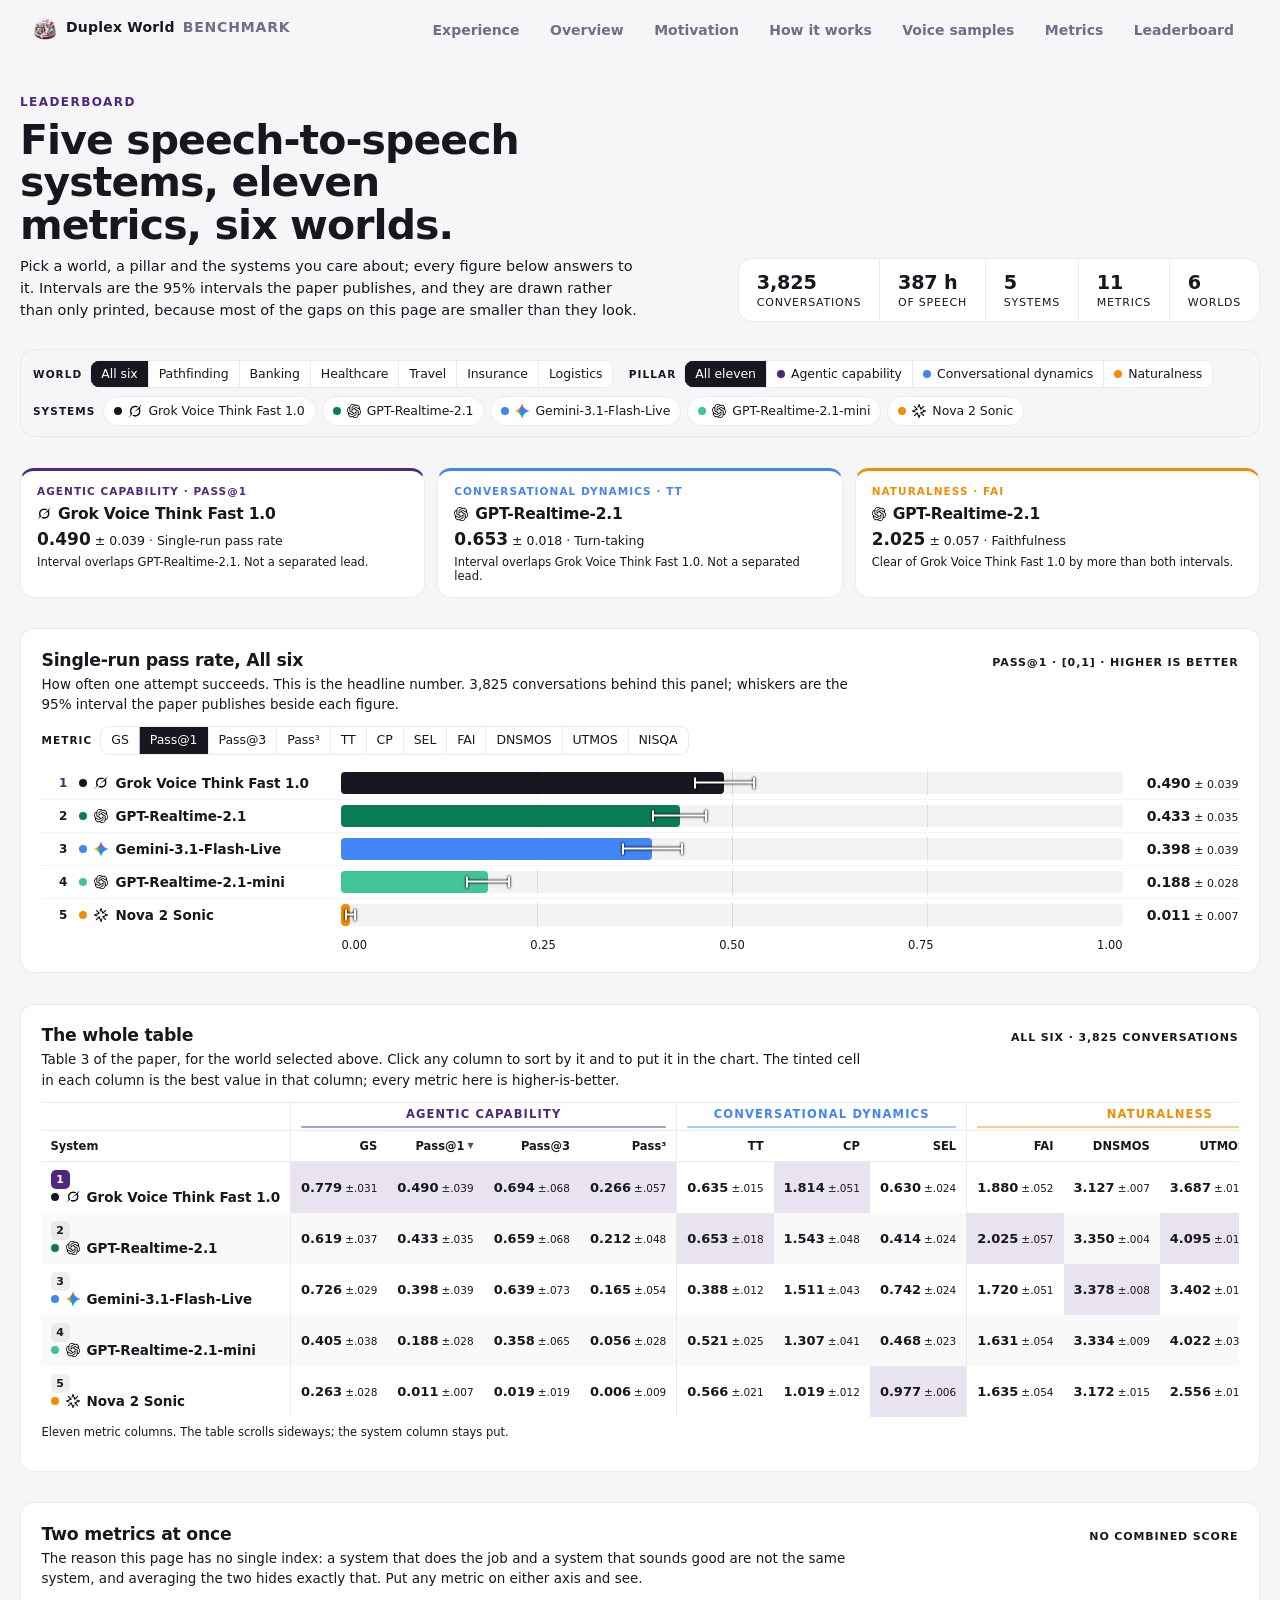
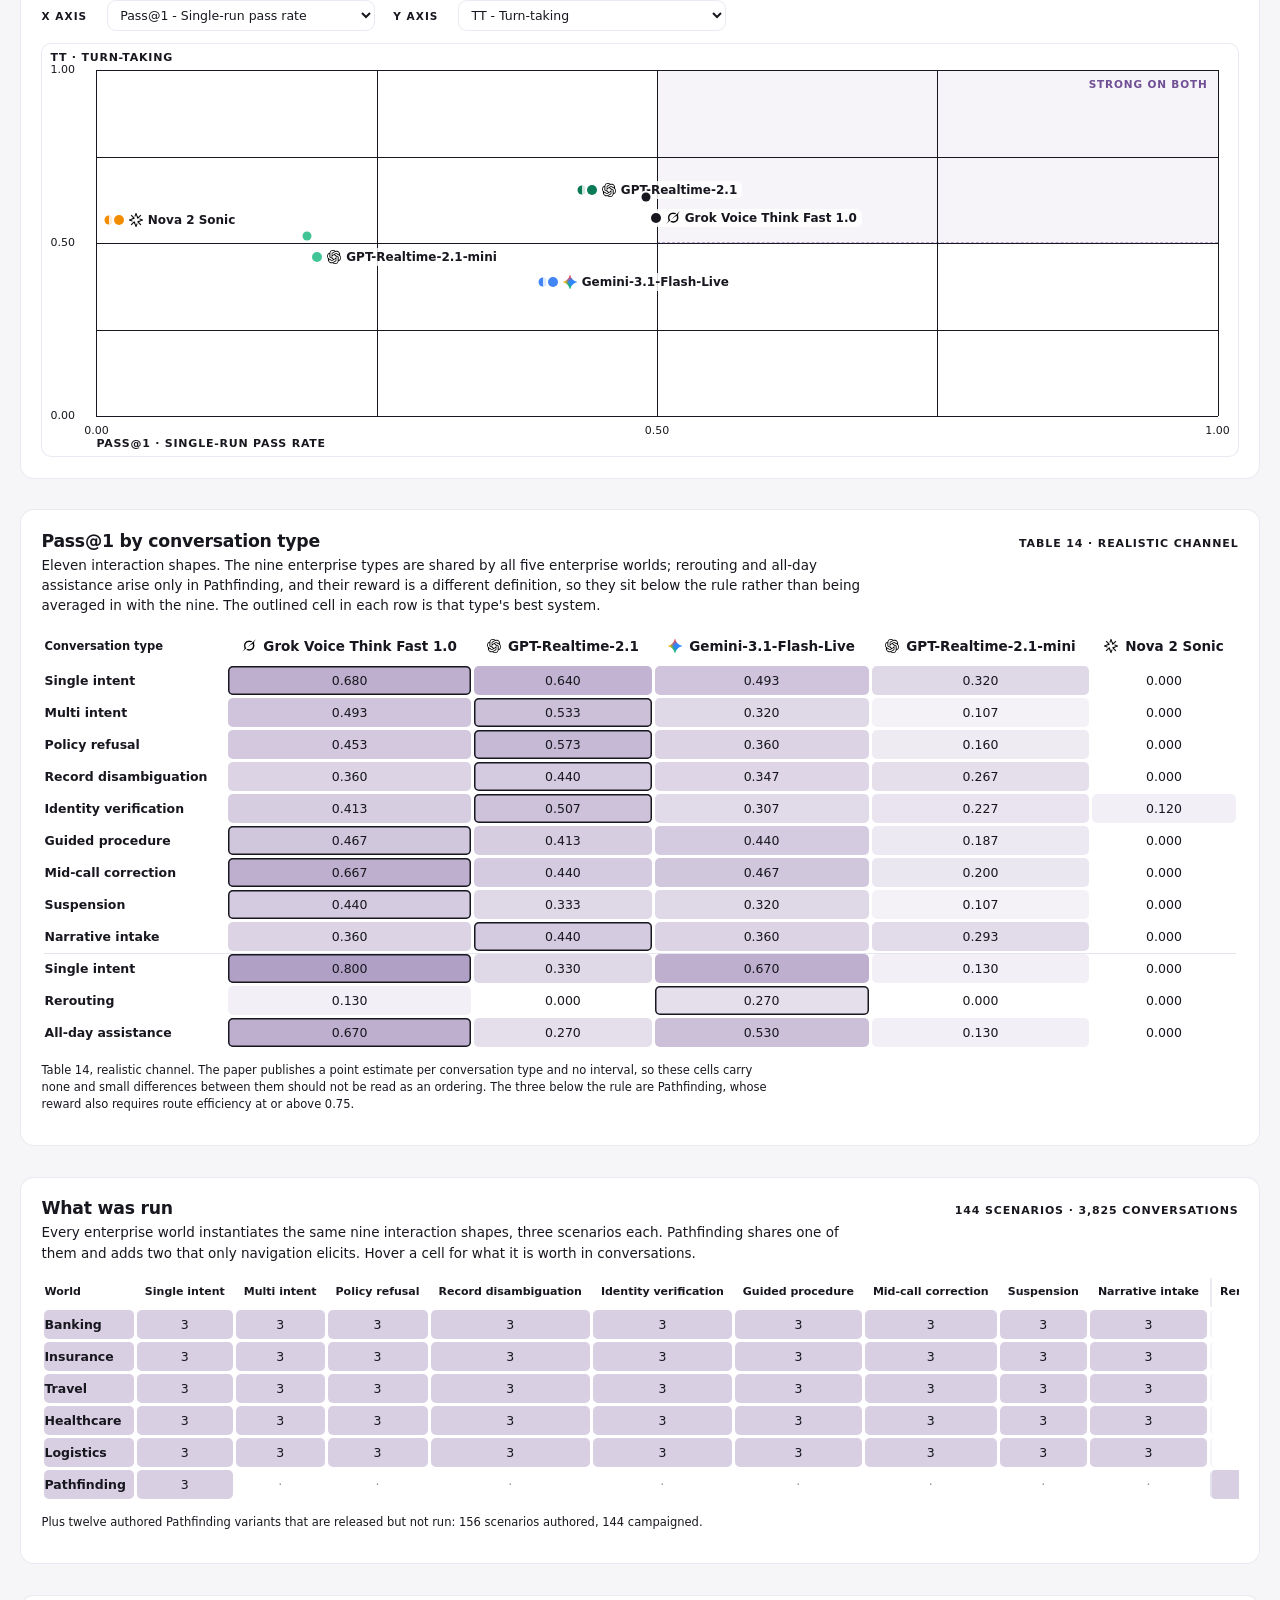
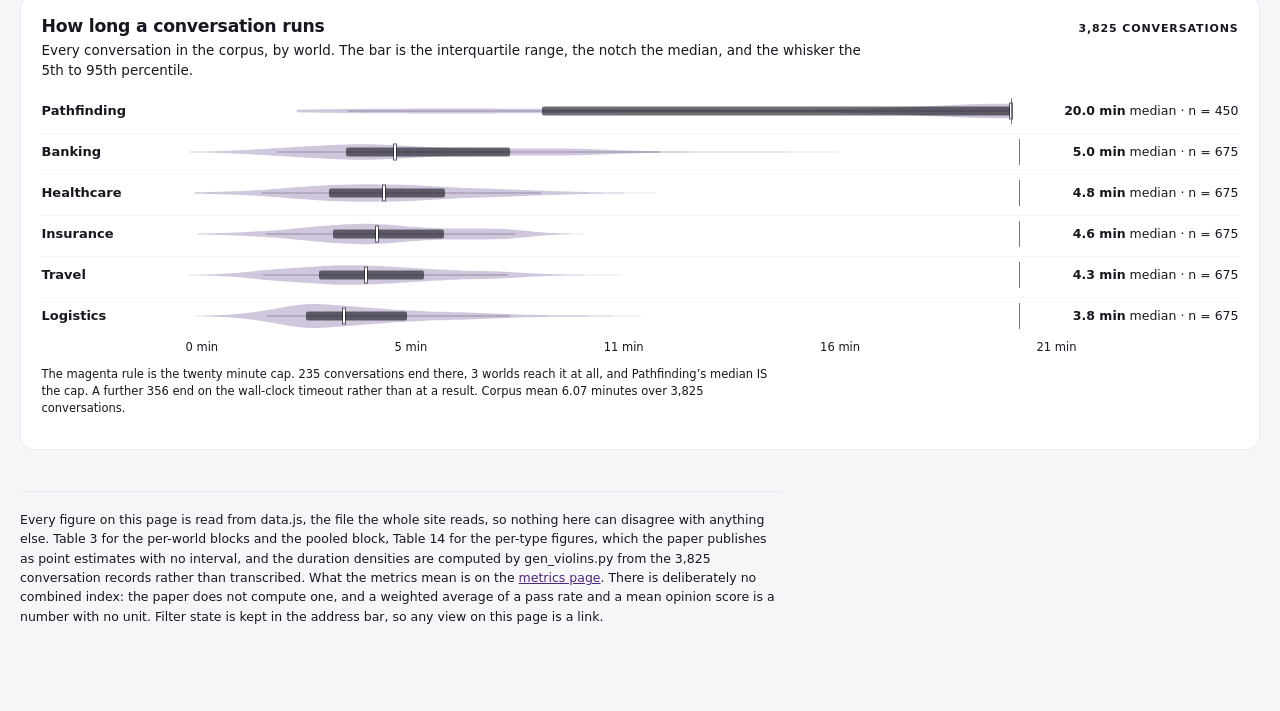
<file: leaderboard.html>
<!doctype html>
<html lang="en" data-theme="light">
<head>
<meta charset="utf-8">
<meta name="viewport" content="width=device-width,initial-scale=1,viewport-fit=cover">
<title>Leaderboard - DuplexWorld</title>
<meta name="description" content="Five commercial speech-to-speech systems across eleven metrics and six worlds, filterable by world, by metric pillar and by system. Every figure is Table 3 of the DuplexWorld paper.">
<link rel="icon" href="img/favicon.svg" type="image/svg+xml">
<link rel="icon" href="img/icon-32.png" sizes="32x32" type="image/png">
<link rel="apple-touch-icon" href="img/icon-180.png">
<link rel="manifest" href="site.webmanifest">
<meta name="theme-color" content="#17171f">
<meta property="og:type" content="website">
<meta property="og:site_name" content="DuplexWorld">
<meta property="og:title" content="Leaderboard - DuplexWorld">
<meta property="og:description" content="Five speech-to-speech systems, eleven metrics, six worlds. Filter by world, pillar and system.">
<meta property="og:image" content="img/og-card.png">
<meta name="twitter:card" content="summary_large_image">
<meta name="twitter:image" content="img/og-card.png">
<link rel="stylesheet" href="world.css">
<link rel="stylesheet" href="alt-split.css">
<style>
/* THIS PAGE ONLY.
   =====================================================================================
   Every other page on this site is a scroll flight: it decides what you look at and in
   what order, because it is making an argument. A leaderboard is the opposite job. The
   reader arrives with a question - which system is best at the thing I care about, in the
   world I care about - and the page's whole job is to let them ask it and get out.

   So: no film, no pinned panels, no scroll-driven anything. An ordinary document, one
   control strip, and four figures that all answer to it.

   The visual language is a hairline-and-surface one rather than the flight pages' full
   bleed: every figure sits in its own bordered card on the page ground, numbers are
   tabular throughout, and rules are 1px at low alpha. Colours and type come from the
   shared tokens, so it cannot drift from the rest of the site, and every number comes from
   data.js, which is the file the results page reads. There is no second copy of Table 3. */

body.fw-lb { margin: 0; background: var(--bg-base); color: var(--ink); }
.lb {
  --lb-hair: color-mix(in srgb, var(--line) 78%, transparent);
  --lb-surf: var(--paper);
  --lb-r: 14px;
  max-width: min(1600px, calc(100vw - 40px));
  margin: 0 auto;
  padding: calc(var(--topbar-h, 64px) + clamp(18px, 3.4vh, 40px)) 0 clamp(40px, 8vh, 96px);
  box-sizing: border-box;
  font-variant-numeric: tabular-nums;
}
.lb-sec { margin-top: clamp(22px, 3.4vh, 40px); }

/* ---------------------------------------------------------------- masthead */
.lb-mast { display: grid; grid-template-columns: minmax(0, 1fr) auto; gap: clamp(20px, 3vw, 56px); align-items: end; }
.lb-eyebrow {
  font-size: 12px; font-weight: 700; letter-spacing: .12em; text-transform: uppercase;
  color: var(--accent); margin: 0 0 10px;
}
.lb h1 {
  margin: 0 0 10px; font-size: clamp(28px, 3.2vw, 46px); line-height: 1.04;
  letter-spacing: -0.022em; text-wrap: balance;
}
.lb-sub { margin: 0; max-width: 68ch; color: var(--ink-2); font-size: clamp(14.5px, 1vw, 16.5px); line-height: 1.5; }
/* The corpus, stated once, in the shape a spec sheet states it. It is the first thing a
   reader wants to know about a leaderboard and the last thing they should have to hunt for. */
.lb-stats { display: flex; gap: 0; border: 1px solid var(--lb-hair); border-radius: var(--lb-r);
  background: var(--lb-surf); overflow: hidden; }
.lb-stat { padding: 12px clamp(14px, 1.4vw, 22px); min-width: 0; }
.lb-stat + .lb-stat { border-left: 1px solid var(--lb-hair); }
.lb-stat b { display: block; font-size: clamp(17px, 1.5vw, 22px); font-weight: 700; letter-spacing: -0.01em; }
.lb-stat span { display: block; margin-top: 2px; font-size: 11px; letter-spacing: .07em;
  text-transform: uppercase; color: var(--ink-3); white-space: nowrap; }

/* ---------------------------------------------------------------- the control strip */
.lb-bar {
  position: sticky; top: var(--topbar-h, 64px); z-index: 20;
  margin: clamp(18px, 3vh, 30px) 0 0;
  padding: 10px 12px;
  background: color-mix(in srgb, var(--bg-base) 92%, transparent);
  backdrop-filter: saturate(1.4) blur(10px);
  -webkit-backdrop-filter: saturate(1.4) blur(10px);
  border: 1px solid var(--lb-hair); border-radius: var(--lb-r);
  display: flex; flex-wrap: wrap; gap: 8px clamp(10px, 1.2vw, 20px); align-items: center;
}
.lb-grp { display: flex; align-items: center; gap: 6px; flex-wrap: wrap; min-width: 0; }
.lb-k {
  font-size: 10.5px; font-weight: 700; letter-spacing: .1em; text-transform: uppercase;
  color: var(--ink-3); white-space: nowrap; padding-right: 2px;
}
/* A SEGMENTED control, not loose pills. The options in a group are mutually exclusive, and
   a row of separate rounded pills says the opposite - it says any number of them can be on
   at once, which is exactly what the system group beside them does mean. One shared track
   with hairline dividers keeps the two kinds of control visibly different. */
.lb-seg { display: inline-flex; border: 1px solid var(--lb-hair); border-radius: 9px;
  background: var(--lb-surf); overflow: hidden; }
.lb-seg .lb-chip { border: 0; border-radius: 0; background: none; }
.lb-seg .lb-chip + .lb-chip { border-left: 1px solid var(--lb-hair); }
.lb-chip {
  font: inherit; font-size: 12.5px; line-height: 1; letter-spacing: -0.005em;
  padding: 7px 10px; cursor: pointer;
  border: 1px solid var(--lb-hair); border-radius: 999px;
  background: var(--lb-surf); color: var(--ink-2);
  display: inline-flex; align-items: center; gap: 6px; white-space: nowrap;
  transition: background .12s, color .12s, border-color .12s;
}
.lb-chip:hover { color: var(--ink); background: color-mix(in srgb, var(--accent) 7%, var(--lb-surf)); }
.lb-chip:focus-visible { outline: 2px solid var(--accent); outline-offset: 1px; z-index: 1; }
.lb-chip.is-on { background: var(--ink); color: #fff; }
.lb-seg .lb-chip.is-on { box-shadow: inset 0 0 0 1px var(--ink); }
/* A system chip that is switched OFF is excluded from every figure on the page, so it says
   so: struck through rather than merely pale. Pale alone read as disabled, and a reader
   cannot tell a control they may not use from one they have already used. */
.lb-chip.is-off { opacity: .45; text-decoration: line-through; }
/* EVERY vendor mark on this page, wherever it appears. Written twice as a list of the
   places a mark is used, and both times it missed one - a 110px OpenAI logo beside a 20px
   bar, then the same logo over the scatter plot. The only images inside `.lb` are vendor
   marks, so the rule matches them all and cannot fall behind the markup again. */
.lb img { width: 14px; height: 14px; object-fit: contain; flex: 0 0 auto; }
.lb-dot { width: 8px; height: 8px; border-radius: 50%; flex: 0 0 auto; }
.lb-sel {
  font: inherit; font-size: 12.5px; padding: 6px 8px; border-radius: 9px;
  border: 1px solid var(--lb-hair); background: var(--lb-surf); color: var(--ink);
}
.lb-sel:focus-visible { outline: 2px solid var(--accent); outline-offset: 1px; }

/* ---------------------------------------------------------------- cards */
.lb-card {
  border: 1px solid var(--lb-hair); border-radius: var(--lb-r); background: var(--lb-surf);
  padding: clamp(14px, 1.6vw, 22px);
}
.lb-head { display: flex; align-items: baseline; justify-content: space-between; gap: 16px; flex-wrap: wrap; margin-bottom: 4px; }
.lb h2 { margin: 0; font-size: clamp(16px, 1.35vw, 21px); letter-spacing: -0.014em; }
.lb-tag { font-size: 11px; font-weight: 700; letter-spacing: .08em; text-transform: uppercase; color: var(--ink-3); }
.lb-note { margin: 0 0 12px; color: var(--ink-2); font-size: 13.5px; line-height: 1.5; max-width: 96ch; }

/* ---------------------------------------------------------------- the three leaders */
.lb-leads { display: grid; grid-template-columns: repeat(auto-fit, minmax(240px, 1fr)); gap: 12px; }
.lb-lead { border: 1px solid var(--lb-hair); border-radius: var(--lb-r); background: var(--lb-surf);
  padding: 14px 16px; border-top: 3px solid var(--lb-tint, var(--accent)); }
.lb-lead-k { font-size: 10.5px; font-weight: 700; letter-spacing: .1em; text-transform: uppercase; color: var(--lb-tint, var(--ink-3)); }
.lb-lead-n { display: flex; align-items: center; gap: 7px; margin-top: 8px; font-size: 15.5px; font-weight: 700; letter-spacing: -0.012em; }
.lb-lead-v { margin-top: 6px; font-size: 12.5px; color: var(--ink-2); }
.lb-lead-v b { font-size: 17px; color: var(--ink); }
.lb-lead-tie { margin-top: 6px; font-size: 11.5px; color: var(--ink-3); }

/* ---------------------------------------------------------------- the headline chart */
.lb-bars { display: flex; flex-direction: column; margin-top: 12px; position: relative; }
.lb-row { display: grid; grid-template-columns: 26px minmax(150px, 250px) 1fr minmax(104px, auto);
  gap: 12px; align-items: center; padding: 5px 0; position: relative; }
.lb-row + .lb-row { border-top: 1px solid color-mix(in srgb, var(--line) 40%, transparent); }
.lb-rk { font-size: 12px; font-weight: 700; color: var(--ink-3); text-align: right; }
.lb-row.is-first .lb-rk { color: var(--accent); }
.lb-name { display: flex; align-items: center; gap: 7px; font-size: 13.5px; font-weight: 600; min-width: 0; }
.lb-name span { overflow: hidden; text-overflow: ellipsis; white-space: nowrap; }
.lb-track { position: relative; height: 22px; border-radius: 4px;
  background: color-mix(in srgb, var(--ink) 5%, transparent); overflow: visible; }
/* Quarter gridlines behind the bars. A bar chart with no rule behind it is read by its
   labels alone, and the axis under it is five viewport-widths from the shortest bar. */
.lb-track::before, .lb-track::after {
  content: ''; position: absolute; top: -2px; bottom: -2px; width: 1px;
  background: color-mix(in srgb, var(--ink) 9%, transparent);
}
.lb-track::before { left: 25%; }
.lb-track::after { left: 75%; }
.lb-mid { position: absolute; top: -2px; bottom: -2px; left: 50%; width: 1px;
  background: color-mix(in srgb, var(--ink) 14%, transparent); }
.lb-fill { position: absolute; inset: 0 auto 0 0; border-radius: 4px;
  transition: width .32s cubic-bezier(.3,.7,.3,1); }
/* The interval, drawn as a whisker over the end of the bar rather than printed beside it.
   A number with a plus-or-minus after it is read as one number; a bar that visibly overlaps
   its neighbour's whisker is read as the tie it is.
   The whisker straddles the bar end, so half of it lands on the fill and half on the empty
   track, and one flat colour cannot be seen against both: mid-grey vanished into the black
   Grok bar at one end and into the pale track at the other. `difference` was the next
   attempt and it works, but it inverts hue as well as value - pink over the green bar,
   orange over the blue one, which reads as a fourth colour on a page where colour already
   means which system. White with a hard dark edge instead. */
.lb-ci { position: absolute; top: 50%; height: 11px; z-index: 2; transform: translateY(-50%);
  border-left: 2px solid #fff; border-right: 2px solid #fff;
  filter: drop-shadow(0 0 .8px rgba(0,0,0,.92)) drop-shadow(0 0 .8px rgba(0,0,0,.5)); }
.lb-ci::before { content: ''; position: absolute; top: 50%; left: 0; right: 0; height: 2px;
  background: #fff; transform: translateY(-50%); }
.lb-val { font-size: 14px; font-weight: 700; text-align: right; letter-spacing: -0.01em; }
.lb-val small { font-weight: 500; color: var(--ink-3); font-size: 11px; margin-left: 4px; letter-spacing: 0; }
.lb-axis { display: grid; grid-template-columns: 26px minmax(150px, 250px) 1fr minmax(104px, auto);
  gap: 12px; color: var(--ink-3); font-size: 11.5px; margin-top: 7px; }
.lb-axis-t { grid-column: 3; display: flex; justify-content: space-between; }

/* ---------------------------------------------------------------- the table */
.lb-tblwrap { overflow-x: auto; margin-top: 12px; border-top: 1px solid var(--lb-hair); }
table.lb-tbl { border-collapse: separate; border-spacing: 0; width: 100%; font-size: 13px; }
.lb-tbl th, .lb-tbl td { padding: 8px 10px; text-align: right; white-space: nowrap; }
/* The system column stays put while the eleven metrics scroll under it. Without this the
   reader loses which row they are reading four columns in, which on an eleven-column table
   is most of it. */
.lb-tbl th:first-child, .lb-tbl td:first-child {
  text-align: left; position: sticky; left: 0; background: var(--lb-surf); z-index: 2;
  box-shadow: 1px 0 0 var(--lb-hair);
}
/* The head is NOT sticky. It would have to stick below the topbar and the filter strip,
   and the filter strip's height changes with the window - two sticky things measured
   against a third that moves. The table is five rows: the head is on screen for all of
   them anyway, and the column that genuinely needs pinning is the system name, which is
   pinned horizontally above. */
.lb-tbl thead th { background: var(--lb-surf);
  border-bottom: 1px solid var(--lb-hair); font-size: 11.5px; font-weight: 700; }
.lb-grouphead th {
  font-size: 10.5px; letter-spacing: .1em; text-transform: uppercase; font-weight: 700;
  padding: 4px 10px 2px; text-align: center; border-bottom: 0;
}
.lb-grouphead th span { display: block; height: 2px; border-radius: 2px; margin-top: 5px; }
.lb-tbl tbody tr:nth-child(even) td { background: color-mix(in srgb, var(--ink) 2.5%, transparent); }
.lb-tbl tbody tr:nth-child(even) td:first-child { background: color-mix(in srgb, var(--ink) 2.5%, var(--lb-surf)); }
.lb-tbl tbody tr:hover td { background: color-mix(in srgb, var(--accent) 7%, transparent); }
.lb-tbl tbody tr:hover td:first-child { background: color-mix(in srgb, var(--accent) 7%, var(--lb-surf)); }
/* A hairline where one pillar ends and the next begins. Eleven columns of numbers with no
   break in them is one block, and the three pillars are the whole organising idea. */
td.lb-edge, th.lb-edge { border-left: 1px solid var(--lb-hair); }
.lb-sort {
  font: inherit; font-size: 11.5px; font-weight: 700; background: none; border: 0; padding: 0;
  cursor: pointer; color: var(--ink-2); display: inline-flex; align-items: center; gap: 3px;
}
.lb-sort:hover { color: var(--ink); }
.lb-sort:focus-visible { outline: 2px solid var(--accent); outline-offset: 2px; }
.lb-sort.is-sorted { color: var(--ink); }
.lb-sort .lb-arr { font-size: 8px; opacity: .75; }
.lb-cell b { font-weight: 600; }
.lb-cell i { font-style: normal; color: var(--ink-3); font-size: 10.5px; margin-left: 3px; }
/* Best in column. A tint, not a bold: eleven bolded cells scattered through a table read as
   emphasis rather than as a ranking, and three of the five systems lead at least one column. */
td.is-best { background: color-mix(in srgb, var(--accent) 13%, transparent) !important; }
td.is-best b { font-weight: 700; }
.lb-rk-cell { display: inline-flex; align-items: center; justify-content: center;
  width: 19px; height: 19px; border-radius: 5px; margin-right: 9px; font-size: 11px; font-weight: 700;
  background: color-mix(in srgb, var(--ink) 7%, transparent); color: var(--ink-2); }
tr.is-first .lb-rk-cell { background: var(--accent); color: #fff; }
.lb-scrollhint { font-size: 11.5px; color: var(--ink-3); margin-top: 8px; }

/* ---------------------------------------------------------------- the trade-off plot */
.lb-plotwrap { margin-top: 12px; }
.lb-plot { position: relative; border: 1px solid var(--lb-hair); border-radius: 10px;
  background: var(--lb-surf); height: clamp(330px, 46vh, 470px); overflow: hidden; }
/* The corner both metrics agree is good. Named rather than merely tinted, because a tinted
   corner with no label is decoration and a reader is entitled to know which way is up. */
.lb-quad { position: absolute; background: color-mix(in srgb, var(--accent) 5%, transparent);
  border-left: 1px dashed color-mix(in srgb, var(--accent) 35%, transparent);
  border-bottom: 1px dashed color-mix(in srgb, var(--accent) 35%, transparent); }
.lb-quad-l { position: absolute; font-size: 10.5px; font-weight: 700; letter-spacing: .08em;
  text-transform: uppercase; color: color-mix(in srgb, var(--accent) 80%, transparent); }
.lb-pt { position: absolute; transform: translate(0, -50%); display: flex; align-items: center; gap: 5px;
  font-size: 12px; font-weight: 600; white-space: nowrap; padding: 2px 5px; border-radius: 6px;
  background: color-mix(in srgb, var(--lb-surf) 82%, transparent); }
.lb-pt .lb-dot { width: 10px; height: 10px; box-shadow: 0 0 0 2px var(--lb-surf); }
.lb-gridline { position: absolute; border-color: color-mix(in srgb, var(--ink) 8%, transparent); }
.lb-axlab { position: absolute; color: var(--ink-3); font-size: 11px; }
.lb-axname { position: absolute; color: var(--ink-2); font-size: 11px; font-weight: 700;
  letter-spacing: .07em; text-transform: uppercase; }

/* ---------------------------------------------------------------- by conversation type */
.lb-heat { overflow-x: auto; margin-top: 12px; }
table.lb-ht { border-collapse: separate; border-spacing: 3px; font-size: 12.5px; width: 100%; }
.lb-ht th, .lb-ht td { padding: 7px 8px; text-align: center; white-space: nowrap; }
.lb-ht th:first-child, .lb-ht td:first-child { text-align: left; font-weight: 600; padding-left: 0; }
.lb-ht thead th { font-size: 11.5px; color: var(--ink-2); font-weight: 700; padding-bottom: 9px; }
.lb-ht td { border-radius: 5px; }
.lb-ht td.is-rowbest { box-shadow: inset 0 0 0 1.5px var(--ink); }
.lb-ht tr.lb-ht-split td { border-top: 0; }
.lb-ht tr.lb-ht-split { box-shadow: 0 -1px 0 var(--line); }
.lb-cap { color: var(--ink-3); font-size: 11.5px; margin-top: 12px; max-width: 100ch; line-height: 1.5; }


/* ---------------------------------------------------------------- composition */
table.lb-mx { border-collapse: separate; border-spacing: 3px; font-size: 12.5px; width: 100%; }
.lb-mx th, .lb-mx td { padding: 7px 8px; text-align: center; white-space: nowrap; }
.lb-mx th:first-child, .lb-mx td:first-child { text-align: left; font-weight: 600; padding-left: 0; }
.lb-mx thead th { font-size: 11px; color: var(--ink-2); font-weight: 700; vertical-align: bottom;
  padding-bottom: 9px; }
.lb-mx td { border-radius: 5px; background: color-mix(in srgb, var(--accent) 22%, transparent); }
.lb-mx td.is-zero { background: none; color: var(--ink-3); opacity: .5; }
.lb-mx th.lb-mx-split, .lb-mx td.lb-mx-split { border-left: 2px solid var(--lb-hair); }
.lb-mx tfoot td { background: none; font-weight: 700; padding-top: 10px; }

/* ---------------------------------------------------------------- durations */
.lb-vio { display: flex; flex-direction: column; gap: 4px; margin-top: 12px; }
.lb-vio-row { display: grid; grid-template-columns: minmax(96px, 132px) 1fr minmax(150px, auto);
  gap: 12px; align-items: center; padding: 5px 0; }
.lb-vio-row + .lb-vio-row { border-top: 1px solid color-mix(in srgb, var(--line) 40%, transparent); }
.lb-vio-row.is-on { background: color-mix(in srgb, var(--accent) 6%, transparent); border-radius: 8px; }
.lb-vio-k { font-size: 13px; font-weight: 600; }
.lb-vio-track { position: relative; height: 26px; overflow: hidden; }
/* The density itself, drawn as an area rather than a box: a box says "these are the
   quartiles" and a distribution that piles up against a cap does not look like a box.
   WIDTH AND HEIGHT EXPLICITLY. An <svg> carrying a viewBox is a replaced element with an
   intrinsic aspect ratio, and a ratio beats a bottom offset: `position:absolute; inset:0`
   alone left it 121px tall inside a 26px track, so six densities were drawn on top of each
   other across the whole card. */
.lb-vio-dens { position: absolute; left: 0; top: 0; width: 100%; height: 100%; }
.lb-vio-iqr { position: absolute; top: 50%; height: 9px; transform: translateY(-50%);
  border-radius: 2px; background: color-mix(in srgb, var(--ink) 62%, transparent); }
.lb-vio-w { position: absolute; top: 50%; height: 1px; transform: translateY(-50%);
  background: color-mix(in srgb, var(--ink) 32%, transparent); }
.lb-vio-med { position: absolute; top: 50%; width: 2px; height: 15px; transform: translate(-50%, -50%);
  background: #fff; box-shadow: 0 0 0 1px color-mix(in srgb, var(--ink) 65%, transparent); }
.lb-vio-cap { position: absolute; top: -3px; bottom: -3px; width: 1px;
  background: color-mix(in srgb, var(--mag) 70%, transparent); }
.lb-vio-caplab { position: absolute; top: -15px; font-size: 10px; letter-spacing: .06em;
  text-transform: uppercase; color: var(--mag); transform: translateX(-50%); white-space: nowrap; }
.lb-vio-v { font-size: 12.5px; color: var(--ink-2); text-align: right; }
.lb-vio-v b { color: var(--ink); }
.lb-vio-axis { display: grid; grid-template-columns: minmax(96px, 132px) 1fr minmax(150px, auto);
  gap: 12px; margin-top: 6px; font-size: 11.5px; color: var(--ink-3); }
.lb-vio-axis-t { grid-column: 2; display: flex; justify-content: space-between; }
@media (max-width: 860px) {
  .lb-vio-row, .lb-vio-axis { grid-template-columns: minmax(74px, 1fr) 2fr minmax(110px, auto); }
}

.lb-foot { margin-top: clamp(26px, 4.5vh, 48px); padding-top: 18px; border-top: 1px solid var(--lb-hair);
  color: var(--ink-3); font-size: 12.5px; max-width: 96ch; line-height: 1.55; }
.lb-foot a { color: var(--accent); }
.lb-empty { padding: 26px 4px; color: var(--ink-3); font-size: 14px; }

@media (max-width: 1040px) {
  .lb-mast { grid-template-columns: minmax(0, 1fr); }
  .lb-stats { overflow-x: auto; }
  /* The strip already scrolls, but the cells were still flex items with nothing stopping
     them shrinking, so at 390px they compressed under each other instead: "Conversations"
     printed through "387" and "of speech" wrapped onto its own line. They keep their own
     width and the strip scrolls, which is what the overflow rule above was for. */
  .lb-stat { flex: none; }

  /* The segmented controls carry `overflow: hidden` so their options clip to the rounded
     track. At 390px the track is wider than the screen, and hidden overflow with nothing
     to scroll it is a hard cut: Travel, Insurance and Logistics could not be reached at
     all, and neither could two of the three pillars. A filter with unreachable options is
     worse than no filter, so on a narrow screen the track wraps to as many rows as it
     needs. Every option stays on screen and nothing has to be discovered by swiping. */
  .lb-seg { flex-wrap: wrap; }
  .lb-seg .lb-chip { flex: none; }
}
@media (max-width: 860px) {
  .lb-row, .lb-axis { grid-template-columns: 20px minmax(96px, 1fr) 2fr minmax(84px, auto); }
  .lb-axis-t { grid-column: 3; }
  .lb-bar { position: static; backdrop-filter: none; -webkit-backdrop-filter: none; }
}
@media (prefers-reduced-motion: reduce) { .lb-fill { transition: none; } }
</style>
</head>
<body class="fw-lb">

<a class="fw-skip" href="#lb">Skip to the leaderboard</a>

<header class="topbar" data-nav-host>
  <a class="wordmark" href="index.html"><img class="wordmark-logo" src="img/mark-64.webp" width="22" height="22" fetchpriority="high" decoding="async" alt="">Duplex&nbsp;World <span class="sub">benchmark</span></a>
<nav class="fw-nav" aria-label="Sections">
  <a class="fw-nav-item" href="index.html">Experience</a>
  <a class="fw-nav-item" href="index.html#overview">Overview</a>
  <a class="fw-nav-item" href="motivation.html">Motivation</a>
  <a class="fw-nav-item" href="setup.html">How it works</a>
  <a class="fw-nav-item" href="samples.html">Voice samples</a>
  <a class="fw-nav-item" href="metrics.html">Metrics</a>
  <a class="fw-nav-item" href="leaderboard.html" aria-current="page">Leaderboard</a>
</nav>
</header>

<main id="lb" class="lb">

  <div class="lb-mast">
    <div>
      <p class="lb-eyebrow">Leaderboard</p>
      <h1>Five speech-to-speech systems, eleven metrics, six worlds.</h1>
      <p class="lb-sub">Pick a world, a pillar and the systems you care about; every figure
        below answers to it. Intervals are the 95% intervals the paper publishes, and they
        are drawn rather than only printed, because most of the gaps on this page are
        smaller than they look.</p>
    </div>
    <div class="lb-stats">
      <div class="lb-stat"><b>3,825</b><span>Conversations</span></div>
      <div class="lb-stat"><b>387 h</b><span>Of speech</span></div>
      <div class="lb-stat"><b>5</b><span>Systems</span></div>
      <div class="lb-stat"><b>11</b><span>Metrics</span></div>
      <div class="lb-stat"><b>6</b><span>Worlds</span></div>
    </div>
  </div>

  <div class="lb-bar" id="lb-bar" role="group" aria-label="Filters"></div>

  <section class="lb-sec">
    <div class="lb-leads" id="lb-leads"></div>
  </section>

  <section class="lb-sec lb-card">
    <div class="lb-head">
      <h2 id="lb-chart-h">One metric, five systems</h2>
      <span class="lb-tag" id="lb-chart-tag"></span>
    </div>
    <p class="lb-note" id="lb-chart-note"></p>
    <div class="lb-grp" id="lb-metrics" role="group" aria-label="Metric"></div>
    <div class="lb-bars" id="lb-bars"></div>
    <div class="lb-axis" id="lb-axis"></div>
  </section>

  <section class="lb-sec lb-card">
    <div class="lb-head">
      <h2>The whole table</h2>
      <span class="lb-tag" id="lb-tbl-tag"></span>
    </div>
    <p class="lb-note">Table 3 of the paper, for the world selected above. Click any column
      to sort by it and to put it in the chart. The tinted cell in each column is the best
      value in that column; every metric here is higher-is-better.</p>
    <div class="lb-tblwrap" id="lb-tbl"></div>
    <p class="lb-scrollhint">Eleven metric columns. The table scrolls sideways; the system
      column stays put.</p>
  </section>

  <section class="lb-sec lb-card">
    <div class="lb-head">
      <h2>Two metrics at once</h2>
      <span class="lb-tag">No combined score</span>
    </div>
    <p class="lb-note">The reason this page has no single index: a system that does the job
      and a system that sounds good are not the same system, and averaging the two hides
      exactly that. Put any metric on either axis and see.</p>
    <div class="lb-grp" style="gap:6px 18px">
      <span class="lb-k">X axis</span><span id="lb-xsel"></span>
      <span class="lb-k">Y axis</span><span id="lb-ysel"></span>
    </div>
    <div class="lb-plotwrap"><div class="lb-plot" id="lb-plot"></div></div>
  </section>

  <section class="lb-sec lb-card">
    <div class="lb-head">
      <h2>Pass@1 by conversation type</h2>
      <span class="lb-tag">Table 14 · realistic channel</span>
    </div>
    <p class="lb-note">Eleven interaction shapes. The nine enterprise types are shared by all
      five enterprise worlds; rerouting and all-day assistance arise only in Pathfinding, and
      their reward is a different definition, so they sit below the rule rather than being
      averaged in with the nine. The outlined cell in each row is that type's best system.</p>
    <div class="lb-heat" id="lb-heat"></div>
    <p class="lb-cap" id="lb-heat-cap"></p>
  </section>

  <section class="lb-sec lb-card">
    <div class="lb-head">
      <h2>What was run</h2>
      <span class="lb-tag" id="lb-mx-tag"></span>
    </div>
    <p class="lb-note">Every enterprise world instantiates the same nine interaction shapes,
      three scenarios each. Pathfinding shares one of them and adds two that only navigation
      elicits. Hover a cell for what it is worth in conversations.</p>
    <div class="lb-heat" id="lb-mx"></div>
    <p class="lb-cap">Plus twelve authored Pathfinding variants that are released but not
      run: 156 scenarios authored, 144 campaigned.</p>
  </section>

  <section class="lb-sec lb-card">
    <div class="lb-head">
      <h2>How long a conversation runs</h2>
      <span class="lb-tag">3,825 conversations</span>
    </div>
    <p class="lb-note" id="lb-vio-note">Every conversation in the corpus, by world. The bar is
      the interquartile range, the notch the median, and the whisker the 5th to 95th
      percentile.</p>
    <div id="lb-vio"></div>
    <p class="lb-cap" id="lb-vio-cap"></p>
  </section>

  <p class="lb-foot">Every figure on this page is read from data.js, the file the whole site
    reads, so nothing here can disagree with anything else. Table 3 for the per-world blocks
    and the pooled block, Table 14 for the per-type figures, which the paper publishes as
    point estimates with no interval, and the duration densities are computed by gen_violins.py
    from the 3,825 conversation records rather than transcribed. What the metrics mean is on the
    <a href="metrics.html">metrics page</a>. There is deliberately no combined index: the paper
    does not compute one, and a weighted average of a pass rate and a mean opinion score is a
    number with no unit. Filter state is kept in the address bar, so any view on this page is
    a link.</p>
</main>

<script src="data.js"></script>
<script>
(function () {
  'use strict';

  /* ---------------------------------------------------------------- the data
     Column order is Table 3's, and PILLARS names it. Nothing here re-types a number: the
     eleven metrics are described once, against the index of the column they read. */
  var COLS = [
    { i: 0,  sym: 'GS',     full: 'Goal state',              pillar: 0, lo: 0, hi: 1,
      says: 'Did the world end up the way the task asked, whatever was said on the way.' },
    { i: 1,  sym: 'Pass@1', full: 'Single-run pass rate',    pillar: 0, lo: 0, hi: 1,
      says: 'How often one attempt succeeds. This is the headline number.' },
    { i: 2,  sym: 'Pass@3', full: 'Any of three',            pillar: 0, lo: 0, hi: 1,
      says: 'At least one success in three independent attempts.' },
    { i: 3,  sym: 'Pass³', full: 'All of three',            pillar: 0, lo: 0, hi: 1,
      says: 'All three attempts succeed. The reliability question, and where systems separate.' },
    { i: 4,  sym: 'TT',     full: 'Turn-taking',             pillar: 1, lo: 0, hi: 1,
      says: 'Who held the channel, who yielded, and how often the two talked over each other.' },
    { i: 5,  sym: 'CP',     full: 'Conversation progression', pillar: 1, lo: 1, hi: 3,
      says: 'Whether each turn moved the task forward rather than circling.' },
    { i: 6,  sym: 'SEL',    full: 'Selectivity',             pillar: 1, lo: 0, hi: 1,
      says: 'Whether the agent ignored what was not addressed to it.' },
    { i: 7,  sym: 'FAI',    full: 'Faithfulness',            pillar: 2, lo: 1, hi: 3,
      says: 'Whether what the agent said was true of the world it was acting in.' },
    { i: 8,  sym: 'DNSMOS', full: 'Speech quality (DNSMOS)', pillar: 2, lo: 1, hi: 5,
      says: 'A predicted mean opinion score for the audio.' },
    { i: 9,  sym: 'UTMOS',  full: 'Speech quality (UTMOS)',  pillar: 2, lo: 1, hi: 5,
      says: 'A second, independently trained MOS predictor.' },
    { i: 10, sym: 'NISQA',  full: 'Speech quality (NISQA)',  pillar: 2, lo: 1, hi: 5,
      says: 'A third MOS predictor, on a different training set again.' },
  ];
  // One headline metric per pillar, for the three leader cards. Pass@1 because the paper
  // calls it the headline number, turn-taking because it is the thing a duplex benchmark
  // exists to measure, and faithfulness because the MOS predictors disagree with each other.
  var PILL = [
    { name: 'Agentic capability',      tint: 'var(--pillar-agentic)',  head: 1 },
    { name: 'Conversational dynamics', tint: 'var(--pillar-dynamics)', head: 4 },
    { name: 'Naturalness',             tint: 'var(--pillar-natural)',  head: 7 },
  ];
  var WORLDS = [
    { slug: 'pooled',      label: 'All six',     rows: window.T3_POOLED },
    { slug: 'pathfinding', label: 'Pathfinding', rows: window.T3_PATHFINDING },
    { slug: 'banking',     label: 'Banking',     rows: window.T3_BANKING },
    { slug: 'healthcare',  label: 'Healthcare',  rows: window.T3_HEALTHCARE },
    { slug: 'travel',      label: 'Travel',      rows: window.T3_TRAVEL },
    { slug: 'insurance',   label: 'Insurance',   rows: window.T3_INSURANCE },
    { slug: 'logistics',   label: 'Logistics',   rows: window.T3_LOGISTICS },
  ];
  // Cell counts, so a figure can say what it is over instead of leaving the reader to
  // assume. Five systems by three runs, and Pathfinding is run in two acoustic channels.
  var CELLS = { pooled: '3,825 conversations', pathfinding: '450 conversations',
                banking: '675 conversations', healthcare: '675 conversations',
                travel: '675 conversations', insurance: '675 conversations',
                logistics: '675 conversations' };

  var ICONS = { openai: 'img/icons/openai.webp', gemini: 'img/icons/gemini.webp',
                grok: 'img/icons/grok.webp', nova: 'img/icons/nova.webp' };
  function vendorOf(name) {
    var n = String(name).toLowerCase();
    if (/nova|sonic/.test(n)) return 'nova';
    if (/gemini|flash-live/.test(n)) return 'gemini';
    if (/grok|think fast/.test(n)) return 'grok';
    return 'openai';
  }
  function tintOf(name) {
    var n = String(name).toLowerCase();
    if (/nova|sonic/.test(n)) return 'var(--sys-nova)';
    if (/gemini|flash-live/.test(n)) return 'var(--sys-gemini)';
    if (/grok|think fast/.test(n)) return 'var(--sys-grok)';
    if (/mini/.test(n)) return 'var(--sys-mini)';
    return 'var(--sys-gpt)';
  }

  /* ---------------------------------------------------------------- state
     Read from and written to the address bar, so a filtered view is a link. Somebody who
     finds that Nova leads selectivity in Logistics should be able to send that, and a
     leaderboard whose state lives only in memory cannot be cited. */
  var state = { world: 'pooled', pillar: -1, off: {}, metric: 1, sort: 1, dir: -1, x: 1, y: 4 };

  function readURL() {
    var q = new URLSearchParams(location.search);
    if (q.get('world') && WORLDS.some(function (w) { return w.slug === q.get('world'); })) {
      state.world = q.get('world');
    }
    var p = parseInt(q.get('pillar'), 10);
    if (p >= 0 && p < PILL.length) state.pillar = p;
    var m = parseInt(q.get('metric'), 10);
    if (m >= 0 && m < COLS.length) { state.metric = m; state.sort = m; }
    var xx = parseInt(q.get('x'), 10); if (xx >= 0 && xx < COLS.length) state.x = xx;
    var yy = parseInt(q.get('y'), 10); if (yy >= 0 && yy < COLS.length) state.y = yy;
    (q.get('off') || '').split(',').filter(Boolean).forEach(function (s) { state.off[s] = true; });
  }
  var urlT = 0;
  function writeURL() {
    // Debounced, and replaceState rather than pushState: clicking through five metrics
    // should not put five entries in the reader's back button.
    clearTimeout(urlT);
    urlT = setTimeout(function () {
      var q = new URLSearchParams();
      if (state.world !== 'pooled') q.set('world', state.world);
      if (state.pillar >= 0) q.set('pillar', String(state.pillar));
      if (state.metric !== 1) q.set('metric', String(state.metric));
      if (state.x !== 1) q.set('x', String(state.x));
      if (state.y !== 4) q.set('y', String(state.y));
      var off = Object.keys(state.off).filter(function (k) { return state.off[k]; });
      if (off.length) q.set('off', off.join(','));
      var s = q.toString();
      history.replaceState(null, '', s ? '?' + s : location.pathname);
    }, 200);
  }

  function world() {
    return WORLDS.filter(function (x) { return x.slug === state.world; })[0] || WORLDS[0];
  }
  function worldRows() {
    return (world().rows || []).filter(function (r) { return !state.off[r.system]; });
  }
  function cols() {
    return state.pillar < 0 ? COLS : COLS.filter(function (c) { return c.pillar === state.pillar; });
  }
  function num(r, ci) { return parseFloat(r.vals[ci][0]); }
  function pm(r, ci) { return parseFloat(r.vals[ci][1]); }

  function el(tag, cls, txt) {
    var e = document.createElement(tag);
    if (cls) e.className = cls;
    if (txt != null) e.textContent = txt;
    return e;
  }
  function mark(system) {
    var im = document.createElement('img');
    im.src = ICONS[vendorOf(system)];
    im.alt = '';
    return im;
  }
  function nameBlock(system) {
    var w = el('span', 'lb-name');
    var d = el('span', 'lb-dot');
    d.style.background = tintOf(system);
    w.append(d, mark(system), el('span', null, system));
    return w;
  }

  /* ---------------------------------------------------------------- the control strip */
  function seg(items, isOn, onPick) {
    var s = el('div', 'lb-seg');
    items.forEach(function (it) {
      var b = el('button', 'lb-chip' + (isOn(it) ? ' is-on' : ''));
      b.type = 'button';
      b.setAttribute('aria-pressed', String(isOn(it)));
      if (it.tint) {
        var d = el('span', 'lb-dot');
        d.style.background = it.tint;
        b.appendChild(d);
      }
      b.appendChild(document.createTextNode(it.label));
      b.addEventListener('click', function () { onPick(it); });
      s.appendChild(b);
    });
    return s;
  }

  function buildBar() {
    var bar = document.getElementById('lb-bar');
    bar.textContent = '';

    var g1 = el('div', 'lb-grp');
    g1.appendChild(el('span', 'lb-k', 'World'));
    g1.appendChild(seg(WORLDS,
      function (w) { return state.world === w.slug; },
      function (w) { state.world = w.slug; render(); }));
    bar.appendChild(g1);

    var g2 = el('div', 'lb-grp');
    g2.appendChild(el('span', 'lb-k', 'Pillar'));
    var items = [{ label: 'All eleven', p: -1 }].concat(PILL.map(function (p, i) {
      return { label: p.name, p: i, tint: p.tint };
    }));
    g2.appendChild(seg(items,
      function (it) { return state.pillar === it.p; },
      function (it) {
        state.pillar = it.p;
        // Sorting by, and charting, a column the pillar filter has just hidden is a chart
        // whose source the reader cannot see. Move both to the first column that survives.
        var keep = cols();
        if (!keep.some(function (c) { return c.i === state.metric; })) {
          state.metric = keep[0].i;
          state.sort = keep[0].i;
        }
        render();
      }));
    bar.appendChild(g2);

    var g3 = el('div', 'lb-grp');
    g3.appendChild(el('span', 'lb-k', 'Systems'));
    window.SYS5.forEach(function (s) {
      var on = !state.off[s];
      var b = el('button', 'lb-chip' + (on ? '' : ' is-off'));
      b.type = 'button';
      b.setAttribute('aria-pressed', String(on));
      var d = el('span', 'lb-dot');
      d.style.background = tintOf(s);
      b.append(d, mark(s), document.createTextNode(s));
      b.addEventListener('click', function () {
        // Never all five off. An empty leaderboard is not a state a reader chose to be in,
        // it is one they fell into, and there is nothing on screen to get out of it with.
        var rest = window.SYS5.filter(function (o) { return o !== s && !state.off[o]; });
        if (!state.off[s] && !rest.length) return;
        state.off[s] = !state.off[s];
        render();
      });
      g3.appendChild(b);
    });
    bar.appendChild(g3);
  }

  /* ---------------------------------------------------------------- the three leaders */
  function buildLeads() {
    var host = document.getElementById('lb-leads');
    host.textContent = '';
    var rows = worldRows();
    if (!rows.length) return;
    PILL.forEach(function (p, pi) {
      // Hidden when its pillar is filtered out, rather than shown greyed: a card for a
      // pillar the reader has just excluded is a claim about data that is not on screen.
      if (state.pillar >= 0 && state.pillar !== pi) return;
      var c = COLS[p.head];
      var sorted = rows.slice().sort(function (a, b) { return num(b, c.i) - num(a, c.i); });
      var top = sorted[0], second = sorted[1];
      var card = el('div', 'lb-lead');
      card.style.setProperty('--lb-tint', p.tint);
      card.appendChild(el('div', 'lb-lead-k', p.name + ' · ' + c.sym));
      var n = el('div', 'lb-lead-n');
      n.append(mark(top.system), el('span', null, top.system));
      card.appendChild(n);
      var v = el('div', 'lb-lead-v');
      var b = el('b', null, num(top, c.i).toFixed(3));
      v.append(b, document.createTextNode(' ± ' + pm(top, c.i).toFixed(3) + ' · ' + c.full));
      card.appendChild(v);
      /* WHETHER THE LEAD IS A LEAD. Two 95% intervals that overlap do not establish an
         ordering, and a leaderboard that prints a winner without saying so is the single
         most misleading thing this page could do. The card says which of the two it is. */
      if (second) {
        var a1 = num(top, c.i) - pm(top, c.i);
        var b2 = num(second, c.i) + pm(second, c.i);
        var tie = a1 <= b2;
        card.appendChild(el('div', 'lb-lead-tie', tie
          ? 'Interval overlaps ' + second.system + '. Not a separated lead.'
          : 'Clear of ' + second.system + ' by more than both intervals.'));
      }
      host.appendChild(card);
    });
  }

  /* ---------------------------------------------------------------- headline chart */
  function buildMetricChips() {
    var host = document.getElementById('lb-metrics');
    host.textContent = '';
    host.appendChild(el('span', 'lb-k', 'Metric'));
    host.appendChild(seg(cols().map(function (c) { return { label: c.sym, c: c }; }),
      function (it) { return state.metric === it.c.i; },
      function (it) { state.metric = it.c.i; state.sort = it.c.i; state.dir = -1; render(); }));
    // The tooltip belongs on the button, and `seg` does not carry one, so it is written
    // back onto the buttons it just made rather than complicating the shared helper.
    var btns = host.querySelectorAll('.lb-chip');
    cols().forEach(function (c, k) { if (btns[k]) btns[k].title = c.full + '. ' + c.says; });
  }

  function buildBars() {
    var host = document.getElementById('lb-bars');
    var axis = document.getElementById('lb-axis');
    host.textContent = '';
    axis.textContent = '';
    var c = COLS[state.metric];
    var rows = worldRows().slice().sort(function (a, b) { return num(b, c.i) - num(a, c.i); });
    document.getElementById('lb-chart-h').textContent = c.full + ', ' + world().label;
    document.getElementById('lb-chart-tag').textContent =
      c.sym + ' · [' + c.lo + ',' + c.hi + '] · higher is better';
    document.getElementById('lb-chart-note').textContent =
      c.says + ' ' + CELLS[state.world] + ' behind this panel; whiskers are the 95% interval '
      + 'the paper publishes beside each figure.';

    if (!rows.length) {
      host.appendChild(el('p', 'lb-empty', 'Every system is switched off.'));
      return;
    }
    /* The axis is the METRIC's own range, not the data's. Scaling to the tallest bar makes
       every chart a photo finish: on a 0-to-1 metric where nothing exceeds 0.5, a fitted
       axis puts the leader against the right-hand edge and implies it is at the top of the
       scale, which on this benchmark is the opposite of the finding. */
    var lo = c.lo, hi = c.hi, span = hi - lo;
    rows.forEach(function (r, ri) {
      var v = num(r, c.i), e = pm(r, c.i);
      var row = el('div', 'lb-row' + (ri === 0 ? ' is-first' : ''));
      row.appendChild(el('div', 'lb-rk', String(ri + 1)));
      row.appendChild(nameBlock(r.system));
      var tr = el('div', 'lb-track');
      tr.appendChild(el('div', 'lb-mid'));
      var fl = el('div', 'lb-fill');
      fl.style.width = (100 * Math.max(0, Math.min(1, (v - lo) / span))).toFixed(2) + '%';
      fl.style.background = tintOf(r.system);
      tr.appendChild(fl);
      if (e > 0) {
        var a = Math.max(lo, v - e), b = Math.min(hi, v + e);
        var ci = el('div', 'lb-ci');
        ci.style.left = (100 * (a - lo) / span).toFixed(2) + '%';
        ci.style.width = (100 * (b - a) / span).toFixed(2) + '%';
        tr.appendChild(ci);
      }
      row.appendChild(tr);
      var val = el('div', 'lb-val', v.toFixed(3));
      if (e > 0) val.appendChild(el('small', null, '± ' + e.toFixed(3)));
      row.appendChild(val);
      row.setAttribute('aria-label', r.system + ', ' + c.sym + ' ' + v.toFixed(3)
        + (e > 0 ? ' plus or minus ' + e.toFixed(3) : ''));
      host.appendChild(row);
    });
    var t = el('div', 'lb-axis-t');
    [lo, lo + span / 4, lo + span / 2, lo + 3 * span / 4, hi].forEach(function (x) {
      t.appendChild(el('span', null, span > 2 ? x.toFixed(1) : x.toFixed(2)));
    });
    axis.appendChild(el('span'));
    axis.appendChild(el('span'));
    axis.appendChild(t);
  }

  /* ---------------------------------------------------------------- the table */
  function buildTable() {
    var host = document.getElementById('lb-tbl');
    host.textContent = '';
    document.getElementById('lb-tbl-tag').textContent =
      world().label + ' · ' + CELLS[state.world];
    var cs = cols();
    var rows = worldRows().slice();
    if (!rows.length) {
      host.appendChild(el('p', 'lb-empty', 'Every system is switched off.'));
      return;
    }
    if (state.sort >= 0) {
      rows.sort(function (a, b) { return (num(a, state.sort) - num(b, state.sort)) * state.dir; });
    }
    var best = {};
    cs.forEach(function (c) {
      best[c.i] = Math.max.apply(null, rows.map(function (r) { return num(r, c.i); }));
    });
    // Where one pillar ends and the next begins, so the hairline lands in the right gutter
    // whichever subset of columns is on screen.
    var edge = {};
    cs.forEach(function (c, k) { if (k > 0 && cs[k - 1].pillar !== c.pillar) edge[c.i] = true; });

    var t = el('table', 'lb-tbl');
    var thead = el('thead');

    // Pillar spans, only when more than one pillar is on screen. With a single pillar
    // selected the group row would be one cell repeating what the filter above already says.
    if (state.pillar < 0) {
      var gh = el('tr', 'lb-grouphead');
      gh.appendChild(el('th'));
      PILL.forEach(function (p, pi) {
        var group = cs.filter(function (c) { return c.pillar === pi; });
        if (!group.length) return;
        var th = el('th', edge[group[0].i] ? 'lb-edge' : null, p.name);
        th.colSpan = group.length;
        th.style.color = p.tint;
        var rule = el('span');
        rule.style.background = p.tint;
        rule.style.opacity = '.45';
        th.appendChild(rule);
        gh.appendChild(th);
      });
      thead.appendChild(gh);
    }

    var hr = el('tr');
    hr.appendChild(el('th', null, 'System'));
    cs.forEach(function (c) {
      var th = el('th', edge[c.i] ? 'lb-edge' : null);
      var b = el('button', 'lb-sort' + (state.sort === c.i ? ' is-sorted' : ''));
      b.type = 'button';
      b.title = c.full + '. ' + c.says;
      b.append(document.createTextNode(c.sym));
      if (state.sort === c.i) b.appendChild(el('span', 'lb-arr', state.dir < 0 ? '▼' : '▲'));
      b.setAttribute('aria-label', 'Sort by ' + c.full);
      b.addEventListener('click', function () {
        if (state.sort === c.i) state.dir = -state.dir;
        else { state.sort = c.i; state.dir = -1; }
        // Sorting by a column is asking about it, so the chart follows. Two figures on one
        // screen that disagree about the subject is how a reader compares the wrong pair.
        state.metric = c.i;
        render();
      });
      th.appendChild(b);
      hr.appendChild(th);
    });
    thead.appendChild(hr);
    t.appendChild(thead);

    var tb = el('tbody');
    rows.forEach(function (r, ri) {
      var tr = el('tr', ri === 0 ? 'is-first' : null);
      var td0 = el('td');
      td0.appendChild(el('span', 'lb-rk-cell', String(ri + 1)));
      td0.appendChild(nameBlock(r.system));
      tr.appendChild(td0);
      cs.forEach(function (c) {
        var v = num(r, c.i), e = pm(r, c.i);
        var td = el('td', 'lb-cell' + (v === best[c.i] ? ' is-best' : '') + (edge[c.i] ? ' lb-edge' : ''));
        td.appendChild(el('b', null, v.toFixed(3)));
        if (e > 0) td.appendChild(el('i', null, '±' + e.toFixed(3).replace(/^0/, '')));
        tr.appendChild(td);
      });
      tb.appendChild(tr);
    });
    t.appendChild(tb);
    host.appendChild(t);
  }

  /* ---------------------------------------------------------------- the trade-off plot */
  function buildAxisSel(hostId, which) {
    var host = document.getElementById(hostId);
    host.textContent = '';
    var sel = el('select', 'lb-sel');
    COLS.forEach(function (c) {
      var o = el('option', null, c.sym + ' - ' + c.full);
      o.value = String(c.i);
      if (state[which] === c.i) o.selected = true;
      sel.appendChild(o);
    });
    sel.setAttribute('aria-label', which === 'x' ? 'X axis metric' : 'Y axis metric');
    sel.addEventListener('change', function () { state[which] = parseInt(sel.value, 10); render(); });
    host.appendChild(sel);
  }

  function buildPlot() {
    var host = document.getElementById('lb-plot');
    host.textContent = '';
    var cx = COLS[state.x], cy = COLS[state.y];
    var rows = worldRows();
    if (!rows.length) {
      host.appendChild(el('p', 'lb-empty', 'Every system is switched off.'));
      return;
    }
    var PAD = { l: 54, r: 22, t: 26, b: 42 };
    var box = host.getBoundingClientRect();
    var W = Math.max(1, box.width - PAD.l - PAD.r);
    var Hh = Math.max(1, box.height - PAD.t - PAD.b);

    // The corner where both metrics are in their top half. Both are higher-is-better, so it
    // is the corner a reader is looking for, and naming it is cheaper than making them work
    // out which way each axis runs.
    var q = el('div', 'lb-quad');
    q.style.cssText += 'left:' + (PAD.l + W / 2) + 'px;top:' + PAD.t + 'px;'
      + 'width:' + (W / 2) + 'px;height:' + (Hh / 2) + 'px;';
    host.appendChild(q);
    var ql = el('div', 'lb-quad-l', 'Strong on both');
    ql.style.cssText += 'right:' + (PAD.r + 8) + 'px;top:' + (PAD.t + 8) + 'px;';
    host.appendChild(ql);

    [0, 0.25, 0.5, 0.75, 1].forEach(function (f) {
      var y = PAD.t + (1 - f) * Hh;
      var yline = el('div', 'lb-gridline');
      yline.style.cssText += 'left:' + PAD.l + 'px;width:' + W + 'px;top:' + y + 'px;border-top:1px solid;';
      host.appendChild(yline);
      var xline = el('div', 'lb-gridline');
      xline.style.cssText += 'top:' + PAD.t + 'px;height:' + Hh + 'px;left:' + (PAD.l + f * W) + 'px;border-left:1px solid;';
      host.appendChild(xline);
      if (f === 0 || f === 0.5 || f === 1) {
        var yl = el('div', 'lb-axlab', (cy.lo + f * (cy.hi - cy.lo)).toFixed(cy.hi - cy.lo > 2 ? 1 : 2));
        yl.style.cssText += 'left:8px;top:' + (y - 7) + 'px;';
        host.appendChild(yl);
        var xl = el('div', 'lb-axlab', (cx.lo + f * (cx.hi - cx.lo)).toFixed(cx.hi - cx.lo > 2 ? 1 : 2));
        xl.style.cssText += 'top:' + (PAD.t + Hh + 8) + 'px;left:' + (PAD.l + f * W) + 'px;transform:translateX(-50%);';
        host.appendChild(xl);
      }
    });
    var xt = el('div', 'lb-axname', cx.sym + ' · ' + cx.full);
    xt.style.cssText += 'left:' + PAD.l + 'px;bottom:6px;';
    host.appendChild(xt);
    var yt = el('div', 'lb-axname', cy.sym + ' · ' + cy.full);
    yt.style.cssText += 'left:8px;top:7px;';
    host.appendChild(yt);

    var placed = [];
    rows.map(function (r) {
      var fx = Math.max(0, Math.min(1, (num(r, cx.i) - cx.lo) / (cx.hi - cx.lo)));
      var fy = Math.max(0, Math.min(1, (num(r, cy.i) - cy.lo) / (cy.hi - cy.lo)));
      return { r: r, fx: fx, fy: fy, x: PAD.l + fx * W, y: PAD.t + (1 - fy) * Hh };
    }).sort(function (a, b) { return a.y - b.y; }).forEach(function (p) {
      /* Push a label off the one above it rather than printing them on top of each other.
         Two of the five systems sit within a couple of hundredths of each other on most
         pairs of metrics - GPT-Realtime-2.1 and Grok on Pass@1 against turn-taking, for one
         - and the label is the only thing on this plot that names the point, so an overlap
         is not cosmetic. Nudged DOWN, never sideways: the x position is data. */
      var dy = 0;
      for (var i = 0; i < 40; i++) {
        var clash = placed.some(function (o) {
          return Math.abs(o.x - p.x) < 215 && Math.abs(o.y - (p.y + dy)) < 20;
        });
        if (!clash) break;
        dy += 21;
      }
      placed.push({ x: p.x, y: p.y + dy });

      if (dy > 4) {
        var lead = el('div');
        lead.style.cssText = 'position:absolute;width:1px;background:var(--ink-3);opacity:.45;left:'
          + p.x.toFixed(1) + 'px;top:' + p.y.toFixed(1) + 'px;height:' + dy.toFixed(1) + 'px;';
        host.appendChild(lead);
      }
      var d0 = el('div');
      d0.style.cssText = 'position:absolute;width:9px;height:9px;border-radius:50%;transform:translate(-50%,-50%);'
        + 'background:' + tintOf(p.r.system) + ';box-shadow:0 0 0 2px var(--lb-surf);left:'
        + p.x.toFixed(1) + 'px;top:' + p.y.toFixed(1) + 'px;';
      host.appendChild(d0);

      var lab = el('div', 'lb-pt');
      lab.style.left = p.x.toFixed(1) + 'px';
      lab.style.top = (p.y + dy).toFixed(1) + 'px';
      var d = el('span', 'lb-dot');
      d.style.background = tintOf(p.r.system);
      lab.append(d, mark(p.r.system), el('span', null, p.r.system));
      // The label sits to the RIGHT of its point, which runs off the plot past about two
      // thirds of the way across. Past that the whole marker flips to the other side.
      if (p.fx > 0.62) { lab.style.flexDirection = 'row-reverse'; lab.style.transform = 'translate(-100%, -50%)'; }
      lab.title = p.r.system + ' · ' + cx.sym + ' ' + num(p.r, cx.i).toFixed(3)
                + ' · ' + cy.sym + ' ' + num(p.r, cy.i).toFixed(3);
      host.appendChild(lab);
    });
  }

  /* ---------------------------------------------------------------- by conversation type */
  function buildHeat() {
    var host = document.getElementById('lb-heat');
    host.textContent = '';
    var live = window.SYS5.filter(function (s) { return !state.off[s]; });
    if (!live.length) {
      host.appendChild(el('p', 'lb-empty', 'Every system is switched off.'));
      return;
    }
    var idx = live.map(function (s) { return window.SYS5.indexOf(s); });
    var t = el('table', 'lb-ht');
    var thead = el('thead');
    var hr = el('tr');
    hr.appendChild(el('th', null, 'Conversation type'));
    live.forEach(function (s) {
      var th = el('th');
      var w = el('span', 'lb-name');
      w.style.justifyContent = 'center';
      w.append(mark(s), el('span', null, s));
      th.appendChild(w);
      hr.appendChild(th);
    });
    thead.appendChild(hr);
    t.appendChild(thead);

    var tb = el('tbody');
    function addRows(list, splitFirst) {
      list.forEach(function (pair, ri) {
        var vals = idx.map(function (k) { return pair[1][k]; });
        var top = Math.max.apply(null, vals);
        var tr = el('tr', splitFirst && ri === 0 ? 'lb-ht-split' : null);
        tr.appendChild(el('td', null, pair[0]));
        vals.forEach(function (v) {
          // The row's own best is OUTLINED rather than given a stronger tint. The tint is
          // already carrying the value, and a second thing carried by the same channel is
          // not readable as a second thing.
          var td = el('td', v === top && top > 0 ? 'is-rowbest' : null, v.toFixed(3));
          /* Dark ink on every cell, at every value. The ramp tops out at 55% of the accent
             over paper, which is a mid tone - white on it measured under 3:1 at the values
             where the switch used to fire, so the strongest cells in the table were the
             hardest ones to read. One text colour, and the ramp carries the value alone. */
          td.style.background = 'color-mix(in srgb, var(--accent) '
            + Math.round(Math.max(0, Math.min(1, v)) * 55) + '%, transparent)';
          tr.appendChild(td);
        });
        tb.appendChild(tr);
      });
    }
    addRows(window.BY_TYPE_9, false);
    addRows(window.BY_TYPE_3, true);
    t.appendChild(tb);
    host.appendChild(t);
    document.getElementById('lb-heat-cap').textContent =
      'Table 14, realistic channel. The paper publishes a point estimate per conversation '
      + 'type and no interval, so these cells carry none and small differences between them '
      + 'should not be read as an ordering. The three below the rule are Pathfinding, whose '
      + 'reward also requires route efficiency at or above 0.75.';
  }

  /* ---------------------------------------------------------------- composition
     WHAT WAS RUN, by world and conversation type. Ported from the results page, which this
     page replaces. The cell value is the number of SCENARIOS; what a scenario is worth in
     conversations depends on how many systems are switched on, so the tooltip does the
     arithmetic against the current filter rather than quoting a fixed number that would be
     wrong the moment a system is excluded. */
  var MX_RUNS = 5;              // runs per pairing
  var MX_CHAN = { Pathfinding: 2 };   // Pathfinding is run in two acoustic channels
  function buildMatrix() {
    var host = document.getElementById('lb-mx');
    host.textContent = '';
    var types = window.MATRIX_TYPES || [];
    var rows = window.MATRIX_ROWS || [];
    var live = window.SYS5.filter(function (s) { return !state.off[s]; }).length;
    var split = 9;              // the nine shared enterprise types, then the Pathfinding two

    var t = el('table', 'lb-mx');
    var thead = el('thead');
    var hr = el('tr');
    hr.appendChild(el('th', null, 'World'));
    types.forEach(function (ty, k) {
      hr.appendChild(el('th', k === split ? 'lb-mx-split' : null, ty));
    });
    thead.appendChild(hr);
    t.appendChild(thead);

    var tb = el('tbody');
    var totalScen = 0, totalConv = 0;
    rows.forEach(function (r) {
      var tr = el('tr');
      tr.appendChild(el('td', null, r.world));
      (r.cells || []).forEach(function (v, k) {
        var ch = MX_CHAN[r.world] || 1;
        var conv = v * live * MX_RUNS * ch;
        totalScen += v;
        totalConv += conv;
        var td = el('td', (v ? '' : 'is-zero ') + (k === split ? 'lb-mx-split' : ''),
                    v ? String(v) : '·');
        if (v) {
          td.title = r.world + ' · ' + types[k] + ': ' + v + ' scenarios × ' + live
            + ' systems × ' + MX_RUNS + ' runs' + (ch > 1 ? ' × ' + ch + ' channels' : '')
            + ' = ' + conv + ' conversations';
        }
        tr.appendChild(td);
      });
      tb.appendChild(tr);
    });
    t.appendChild(tb);
    host.appendChild(t);
    document.getElementById('lb-mx-tag').textContent =
      totalScen + ' scenarios · ' + totalConv.toLocaleString('en') + ' conversations'
      + (live < window.SYS5.length ? ' from ' + live + ' of 5 systems' : '');
  }

  /* ---------------------------------------------------------------- durations
     The distribution of conversation length, per world, from the densities gen_violins.py
     computes over the 3,825 records. Drawn as an area with the quartiles over it rather
     than as a box alone: Pathfinding's median IS its twenty minute cap, and a box plot of a
     distribution piled against a ceiling looks like a box plot of a normal one. */
  var VIO = null;
  function buildViolins() {
    var host = document.getElementById('lb-vio');
    if (!VIO) { host.textContent = ''; return; }
    host.textContent = '';
    var M = VIO.meta || {}, xmax = M.xmax || 21;
    var wrap = el('div', 'lb-vio');
    var here = world().label;

    (VIO.worlds || []).forEach(function (w) {
      var row = el('div', 'lb-vio-row' + (w.world === here ? ' is-on' : ''));
      row.appendChild(el('div', 'lb-vio-k', w.world));
      var tr = el('div', 'lb-vio-track');

      // The density, as an SVG area on the shared x axis.
      var d = w.dens || [];
      if (d.length) {
        var peak = M.peak || Math.max.apply(null, d);
        var svg = document.createElementNS('http://www.w3.org/2000/svg', 'svg');
        svg.setAttribute('class', 'lb-vio-dens');
        svg.setAttribute('viewBox', '0 0 1000 100');
        svg.setAttribute('preserveAspectRatio', 'none');
        var pts = d.map(function (y, k) {
          var x = 1000 * (w.lo + k * w.step) / xmax;
          var h = 46 * Math.min(1, y / peak);
          return x.toFixed(1) + ',' + (50 - h).toFixed(1);
        });
        var back = d.map(function (y, k) {
          var x = 1000 * (w.lo + (d.length - 1 - k) * w.step) / xmax;
          var h = 46 * Math.min(1, d[d.length - 1 - k] / peak);
          return x.toFixed(1) + ',' + (50 + h).toFixed(1);
        });
        var path = document.createElementNS('http://www.w3.org/2000/svg', 'path');
        path.setAttribute('d', 'M' + pts.concat(back).join('L') + 'Z');
        path.setAttribute('fill', 'color-mix(in srgb, var(--accent) 26%, transparent)');
        svg.appendChild(path);
        tr.appendChild(svg);
      }

      var pc = function (v) { return (100 * v / xmax).toFixed(2) + '%'; };
      var wk = el('div', 'lb-vio-w');
      wk.style.left = pc(w.p5); wk.style.width = pc(w.p95 - w.p5);
      tr.appendChild(wk);
      var iqr = el('div', 'lb-vio-iqr');
      iqr.style.left = pc(w.q1); iqr.style.width = pc(Math.max(0.05, w.q3 - w.q1));
      tr.appendChild(iqr);
      var med = el('div', 'lb-vio-med');
      med.style.left = pc(w.med);
      tr.appendChild(med);
      if (M.cap) {
        var cp = el('div', 'lb-vio-cap');
        cp.style.left = pc(M.cap);
        tr.appendChild(cp);
      }
      row.appendChild(tr);

      var v = el('div', 'lb-vio-v');
      var b = el('b');
      b.textContent = w.med.toFixed(1) + ' min';
      v.append(b, document.createTextNode(' median · n = ' + w.n));
      row.appendChild(v);
      row.title = w.world + ': median ' + w.med.toFixed(1) + ' min, quartiles '
        + w.q1.toFixed(1) + ' to ' + w.q3.toFixed(1) + ', mean ' + w.mean.toFixed(1)
        + ', ' + w.atCap + ' at the cap, ' + (w.censored - w.atCap) + ' on the wall clock';
      wrap.appendChild(row);
    });
    host.appendChild(wrap);

    var ax = el('div', 'lb-vio-axis');
    ax.appendChild(el('span'));
    var t2 = el('div', 'lb-vio-axis-t');
    [0, xmax / 4, xmax / 2, 3 * xmax / 4, xmax].forEach(function (x) {
      var sp = el('span');
      sp.textContent = x.toFixed(0) + ' min';
      t2.appendChild(sp);
    });
    ax.appendChild(t2);
    host.appendChild(ax);

    var atCap = (VIO.worlds || []).reduce(function (a, w) { return a + w.atCap; }, 0);
    var clock = (VIO.worlds || []).reduce(function (a, w) { return a + (w.censored - w.atCap); }, 0);
    document.getElementById('lb-vio-cap').textContent =
      'The magenta rule is the twenty minute cap. ' + atCap + ' conversations end there, '
      + (VIO.worlds || []).filter(function (w) { return w.atCap > 0; }).length
      + ' worlds reach it at all, and Pathfinding\u2019s median IS the cap. A further '
      + clock + ' end on the wall-clock timeout rather than at a result. Corpus mean '
      + (M.meanAll || 0).toFixed(2) + ' minutes over ' + (M.nTotal || 0).toLocaleString('en')
      + ' conversations.';
  }

  function render() {
    buildBar();
    buildLeads();
    buildMetricChips();
    buildBars();
    buildTable();
    buildAxisSel('lb-xsel', 'x');
    buildAxisSel('lb-ysel', 'y');
    buildPlot();
    buildHeat();
    buildMatrix();
    buildViolins();
    writeURL();
  }

  // The data file is the only hard dependency. Without it there is nothing to show, and a
  // stack of empty sections is worse than one sentence saying so.
  if (!window.T3_POOLED || !window.SYS5) {
    document.getElementById('lb').appendChild(
      el('p', 'lb-empty', 'The results data did not load, so this page has nothing to show.'));
    return;
  }
  readURL();
  render();
  fetch('violins.json')
    .then(function (r) { return r.ok ? r.json() : Promise.reject(new Error('HTTP ' + r.status)); })
    .then(function (d) { VIO = d; buildViolins(); })
    .catch(function (e) {
      console.warn('leaderboard: violins.json did not load:', e.message);
      document.getElementById('lb-vio').textContent = 'The duration data did not load.';
    });
  var rT = 0;
  window.addEventListener('resize', function () {
    clearTimeout(rT);
    rT = setTimeout(buildPlot, 120);
  });
}());
</script>
</body>
</html>
</file>
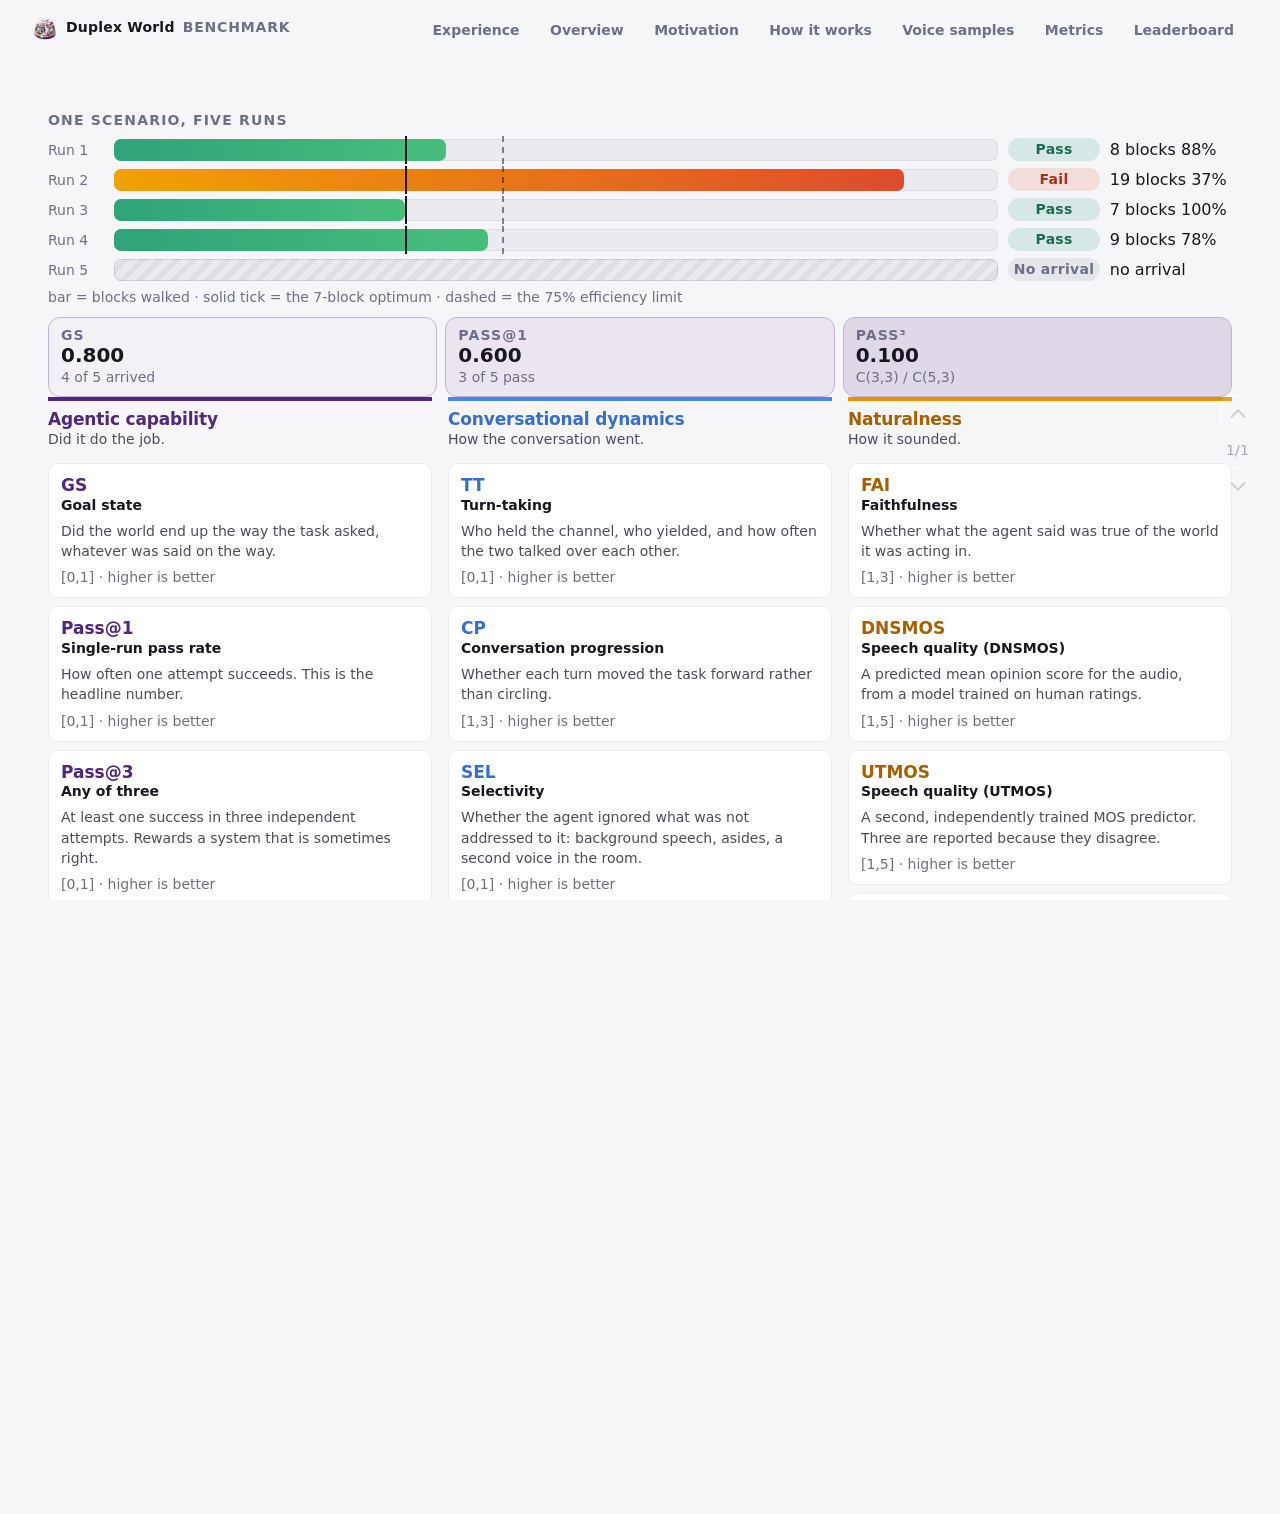
<file: metrics.html>
<!doctype html>
<html lang="en" data-theme="light">
<head>
<meta charset="utf-8">
<meta name="viewport" content="width=device-width,initial-scale=1,viewport-fit=cover">
<title>Metrics - DuplexWorld</title>
<meta name="description" content="The three pillars DuplexWorld scores on - agentic capability, conversational dynamics and naturalness - and the twelve metrics inside them.">
<!-- Inline so the browser never fires its automatic /favicon.ico request, which is a
     404 on a static server and the only broken asset the page would otherwise have. -->
<!-- The mark itself, cut from the same render the page opens on. The old inline SVG was
     a ring and a bar in the retired palette: a placeholder that read as an unfinished
     project in the one place every reader sees before the page loads. -->
<link rel="icon" href="img/favicon.svg" type="image/svg+xml">
<link rel="icon" href="img/icon-32.png" sizes="32x32" type="image/png">
<link rel="apple-touch-icon" href="img/icon-180.png">
<link rel="manifest" href="site.webmanifest">
<meta name="theme-color" content="#17171f">
<!-- Without these a shared link previews as a blank rectangle. -->
<meta property="og:type" content="website">
<meta property="og:site_name" content="DuplexWorld">
<meta property="og:title" content="DuplexWorld: Can voice agents help you get through the day?">
<meta property="og:description" content="Six worlds of an ordinary day, eleven conversation types and one twelve-metric suite in three pillars, across 3,825 scored conversations and 387 hours of speech.">
<meta property="og:image" content="img/og-card.png">
<meta property="og:image:width" content="1200">
<meta property="og:image:height" content="630">
<meta name="twitter:card" content="summary_large_image">
<meta name="twitter:title" content="DuplexWorld: Can voice agents help you get through the day?">
<meta name="twitter:description" content="Six worlds of an ordinary day, eleven conversation types and one twelve-metric suite in three pillars.">
<meta name="twitter:image" content="img/og-card.png">
<link rel="stylesheet" href="world.css">
<link rel="stylesheet" href="map.css">
<link rel="stylesheet" href="alt-split.css">
</head>
<body>

<!-- Tab lands here first. The page is a scroll flight, so a keyboard reader would
     otherwise cycle the header before reaching any content. -->
<a class="fw-skip" href="#world">Skip to the page</a>

<header class="topbar" data-nav-host>
  <a class="wordmark" href="index.html"><img class="wordmark-logo" src="img/mark-64.webp" width="22" height="22" fetchpriority="high" decoding="async" alt="">Duplex&nbsp;World <span class="sub">benchmark</span></a>
</header>

<main id="world"></main>

<!-- The walk renderer. Loaded before the flight so the map tiles can mount the moment their
     payloads land; if it is missing the flight still runs and the tiles stay as placeholders
     rather than throwing. -->
<script src="walkmap.js"></script>
<script>
window.__DW_ICONS = {
  openai: 'img/icons/openai.webp', gemini: 'img/icons/gemini.webp',
  grok: 'img/icons/grok.webp', nova: 'img/icons/nova.webp',
};
</script>
<script src="data.js"></script>
<script src="flight.js"></script>
<script>
mountFlight(document.getElementById('world'), {
  shell: 'split',
  rail: false,
  hero: { src: 'img/hero.webp', w: 1222, h: 1254 },
  logo: { src: 'img/hero.webp' },
  maps: { base: './' },
  calls: { base: './' },
  hint: 'scroll',
  nav: [
    { label: 'Experience', href: 'index.html' },
    { label: 'Overview', href: 'index.html#overview' },
    { label: 'Motivation', href: 'motivation.html' },
    { label: 'How it works', href: 'setup.html' },
    { label: 'Voice samples', href: 'samples.html' },
    { label: 'Metrics', href: 'metrics.html' },
    { label: 'Leaderboard', href: 'leaderboard.html' },
  ],
  // NO FILM ON THIS PAGE, deliberately.
  // ------------------------------------------------------------------------------------
  // Two sections is one leg, so the film had to cross 96 of its 104 seconds in a single
  // band: 27 film-seconds per viewport-height against the 8 or 9 the Experience page runs
  // at. That is not a flight, it is a fast-forward, and it was pulling attention off the
  // metric definitions this page exists to state. With `video` absent the stage falls back
  // to the mark, which is what the reader should be looking past here anyway. Dropping it
  // also stops the page fetching a 38.9 MB blob it had no use for.
  sections: [
    {
      id: 'pillars3', label: 'The metrics', stage: 'film', still: null,
      // Three columns of eleven metric cards, a worked example and the callout do not fit
      // one viewport beside a film. This is the section the directive asks to be three
      // full-width columns, so the stage stands down and the evidence takes the page.
      block: 'band',
      cam: { x: 0.500, y: 0.470, z: 1.00 }, scroll: 5.3, linger: 0.4,
      accent: 'var(--pillar-dynamics)',
      next: { kicker: 'Next', label: 'What the five systems scored', href: 'leaderboard.html' },
      // The definitions on their own were a glossary the paper already has. This is the
      // same five runs of one Pathfinding scenario that the numbers beside them come from,
      // so a reader watches GS, Pass@1 and Pass-cubed fall out of one set of runs and can
      // see they are three different questions rather than three spellings of one.
      worked: {
        label: 'One scenario, five runs',
        optimal: 7,
        limit: 0.75,
        runs: [{ blocks: 8 }, { blocks: 19 }, { blocks: 7 }, { blocks: 9 }, { blocks: 0 }],
      },
      // Three pillars, each a column with its own colour, and every metric stated four
      // ways: symbol, full name, one plain sentence for a reader who has not read the
      // paper, and the range with its direction. The glossary this replaces named the
      // metrics without ever saying what they mean or which way is better.
      pillarCols: [
        { name: 'Agentic capability', tint: 'var(--pillar-agentic)',
          line: 'Did it do the job.',
          metrics: [
            { sym: 'GS', full: 'Goal state',
              says: 'Did the world end up the way the task asked, whatever was said on the way.',
              range: '[0,1] \u00b7 higher is better' },
            { sym: 'Pass@1', full: 'Single-run pass rate',
              says: 'How often one attempt succeeds. This is the headline number.',
              range: '[0,1] \u00b7 higher is better' },
            { sym: 'Pass@3', full: 'Any of three',
              says: 'At least one success in three independent attempts. Rewards a system that is sometimes right.',
              range: '[0,1] \u00b7 higher is better' },
            { sym: 'Pass\u00b3', full: 'All of three',
              says: 'All three attempts succeed. This is the reliability question, and it is where systems separate.',
              range: '[0,1] \u00b7 higher is better' },
          ] },
        { name: 'Conversational dynamics', tint: 'var(--pillar-dynamics)',
          line: 'How the conversation went.',
          metrics: [
            { sym: 'TT', full: 'Turn-taking',
              says: 'Who held the channel, who yielded, and how often the two talked over each other.',
              range: '[0,1] \u00b7 higher is better' },
            { sym: 'CP', full: 'Conversation progression',
              says: 'Whether each turn moved the task forward rather than circling.',
              range: '[1,3] \u00b7 higher is better' },
            { sym: 'SEL', full: 'Selectivity',
              says: 'Whether the agent ignored what was not addressed to it: background speech, asides, a second voice in the room.',
              range: '[0,1] \u00b7 higher is better' },
          ] },
        { name: 'Naturalness', tint: 'var(--pillar-natural)',
          line: 'How it sounded.',
          metrics: [
            { sym: 'FAI', full: 'Faithfulness',
              says: 'Whether what the agent said was true of the world it was acting in.',
              range: '[1,3] \u00b7 higher is better' },
            { sym: 'DNSMOS', full: 'Speech quality (DNSMOS)',
              says: 'A predicted mean opinion score for the audio, from a model trained on human ratings.',
              range: '[1,5] \u00b7 higher is better' },
            { sym: 'UTMOS', full: 'Speech quality (UTMOS)',
              says: 'A second, independently trained MOS predictor. Three are reported because they disagree.',
              range: '[1,5] \u00b7 higher is better' },
            { sym: 'NISQA', full: 'Speech quality (NISQA)',
              says: 'A third MOS predictor, on a different training set again.',
              range: '[1,5] \u00b7 higher is better' },
          ] },
      ],
      callout: {
        head: 'We never combine these into a single score.',
        body: 'A system that says nothing scores near-perfect selectivity and competitive '
            + 'turn-taking. Any composite that averages across the pillars can be won by '
            + 'silence.',
      },
    },
  ],
});
</script>
</body>
</html>
</file>
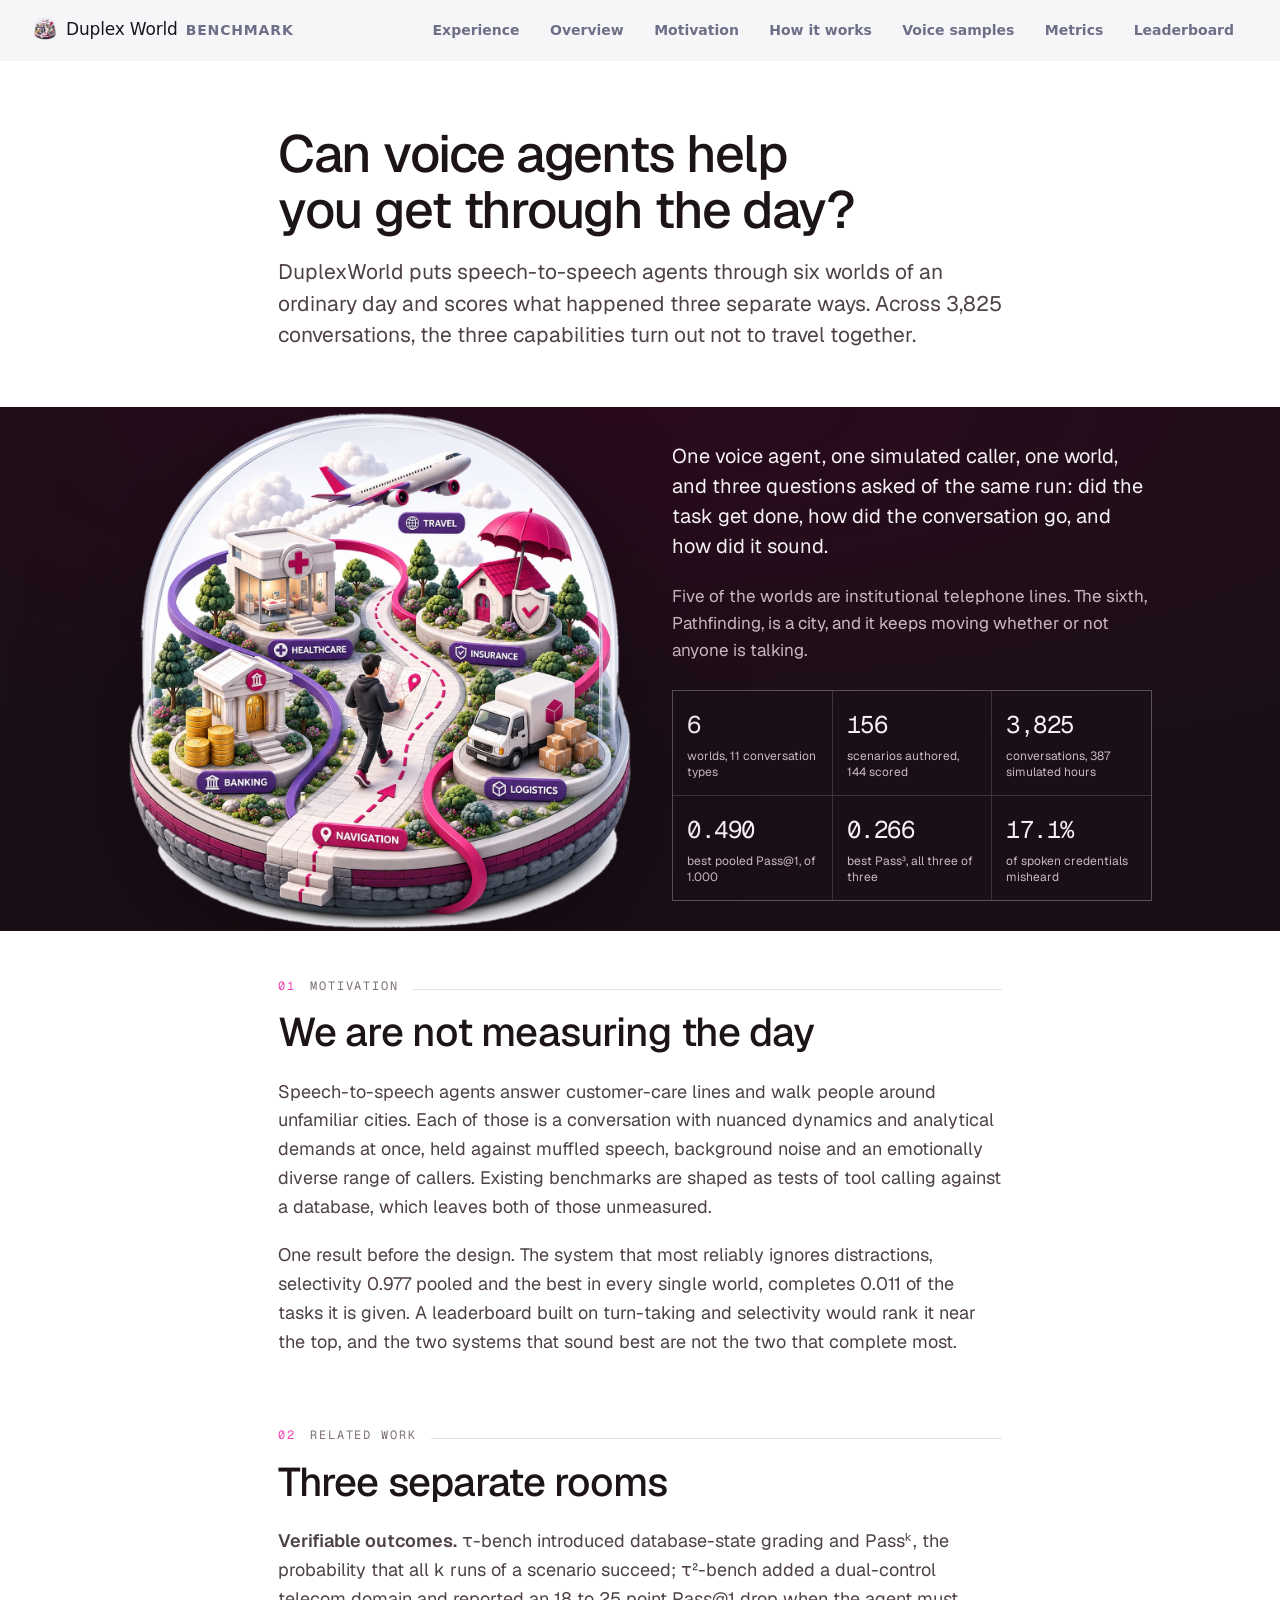
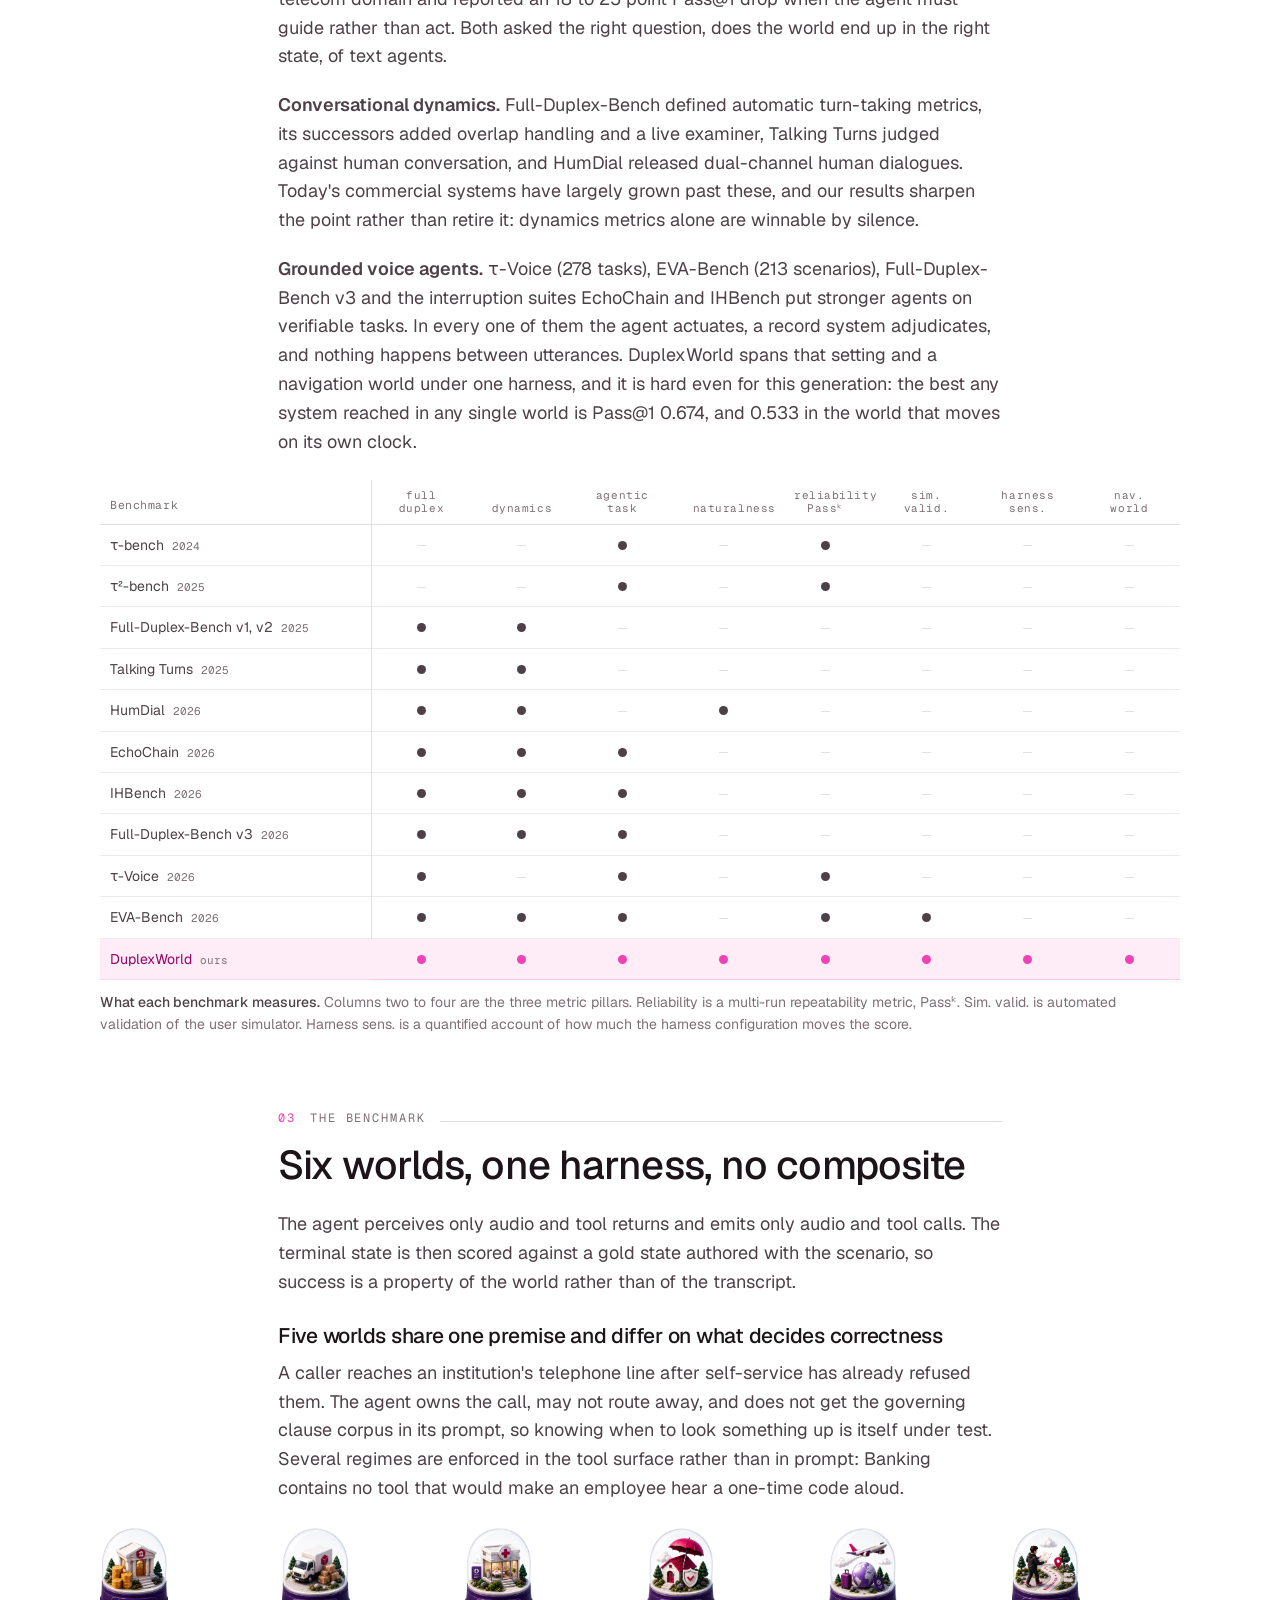
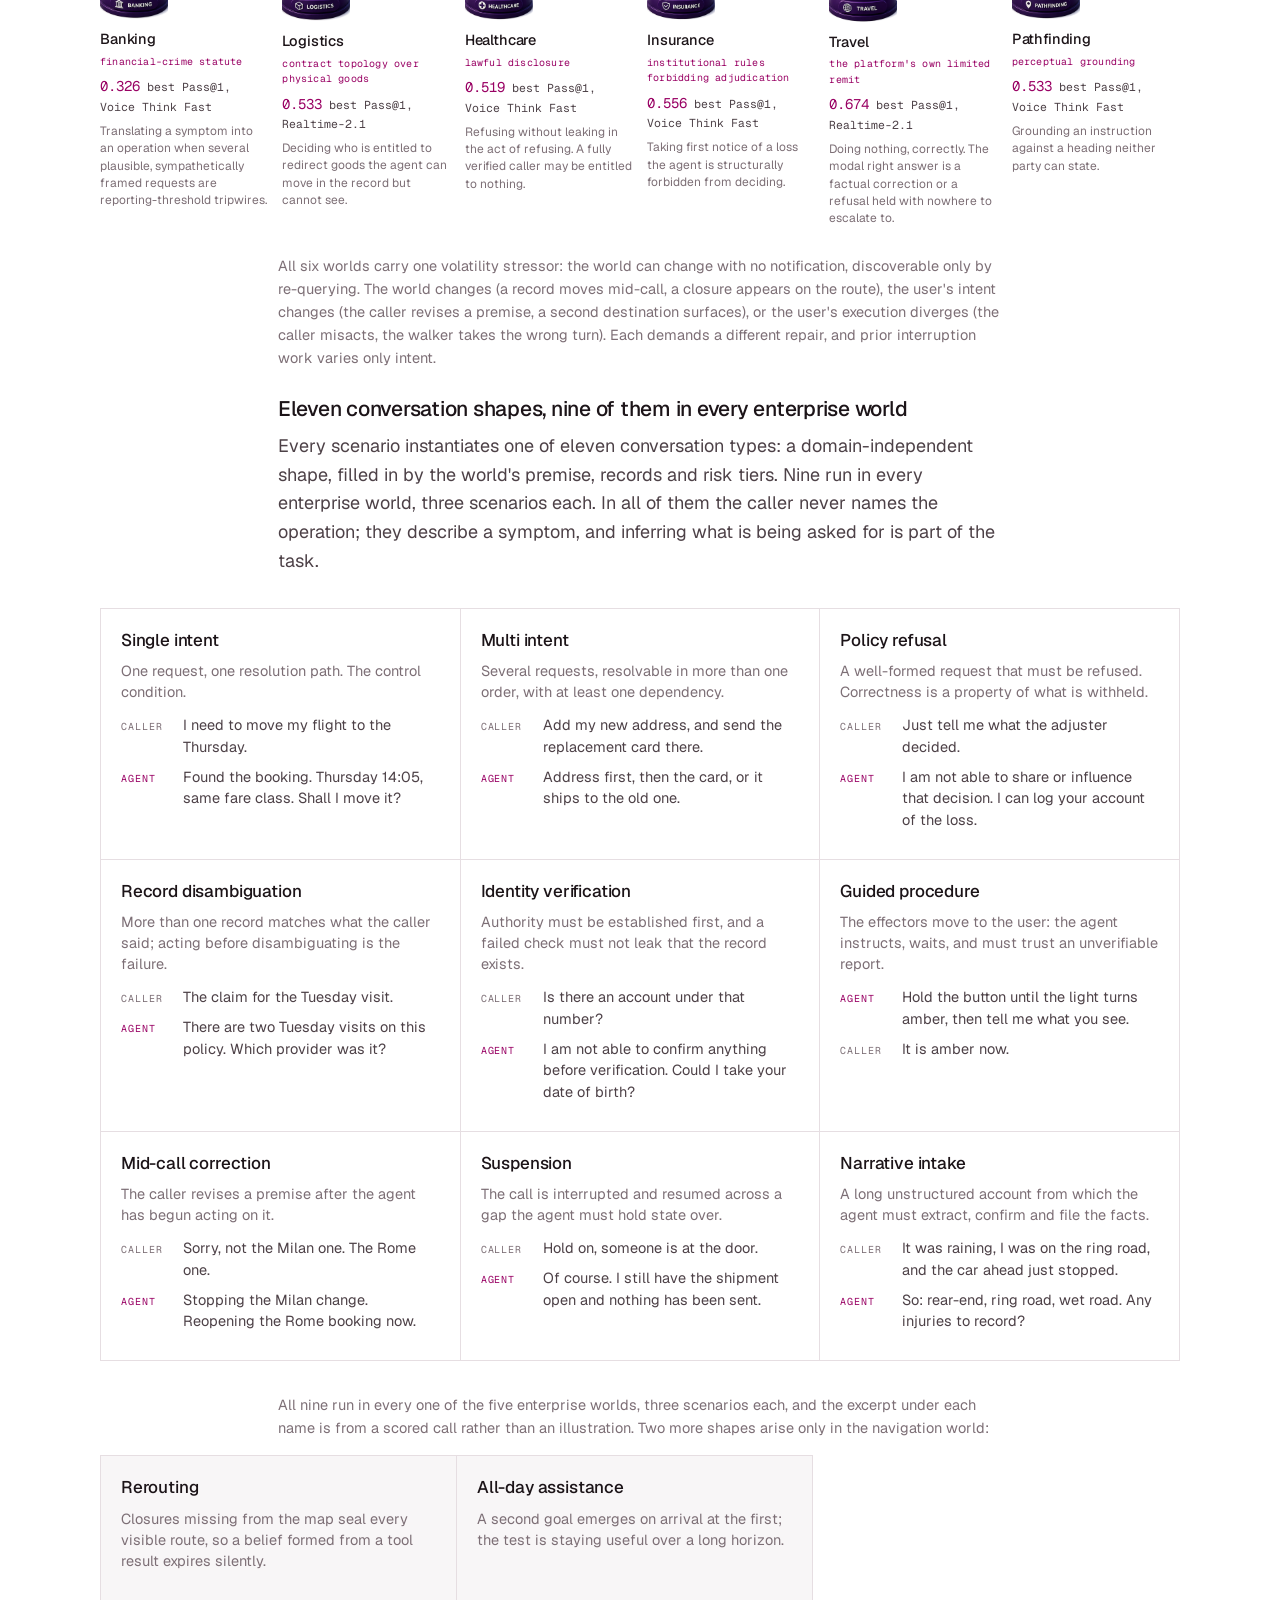
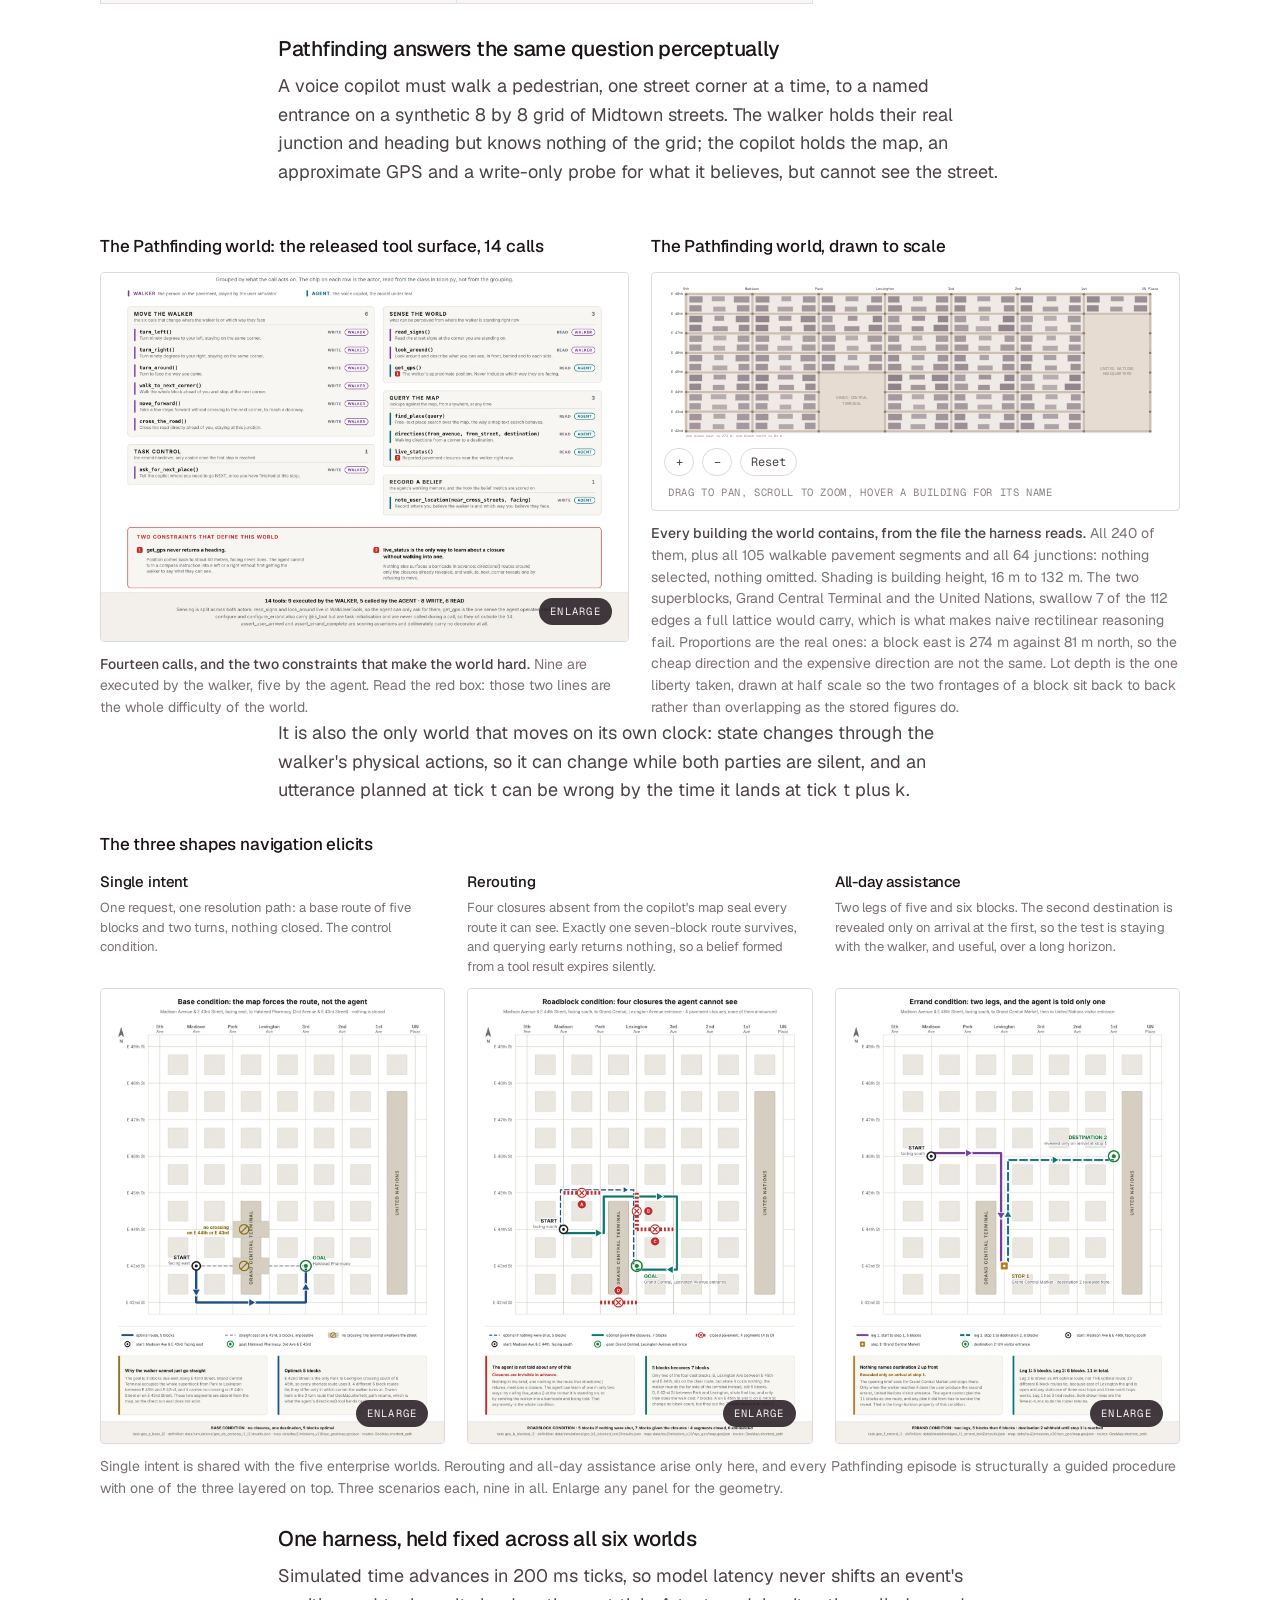
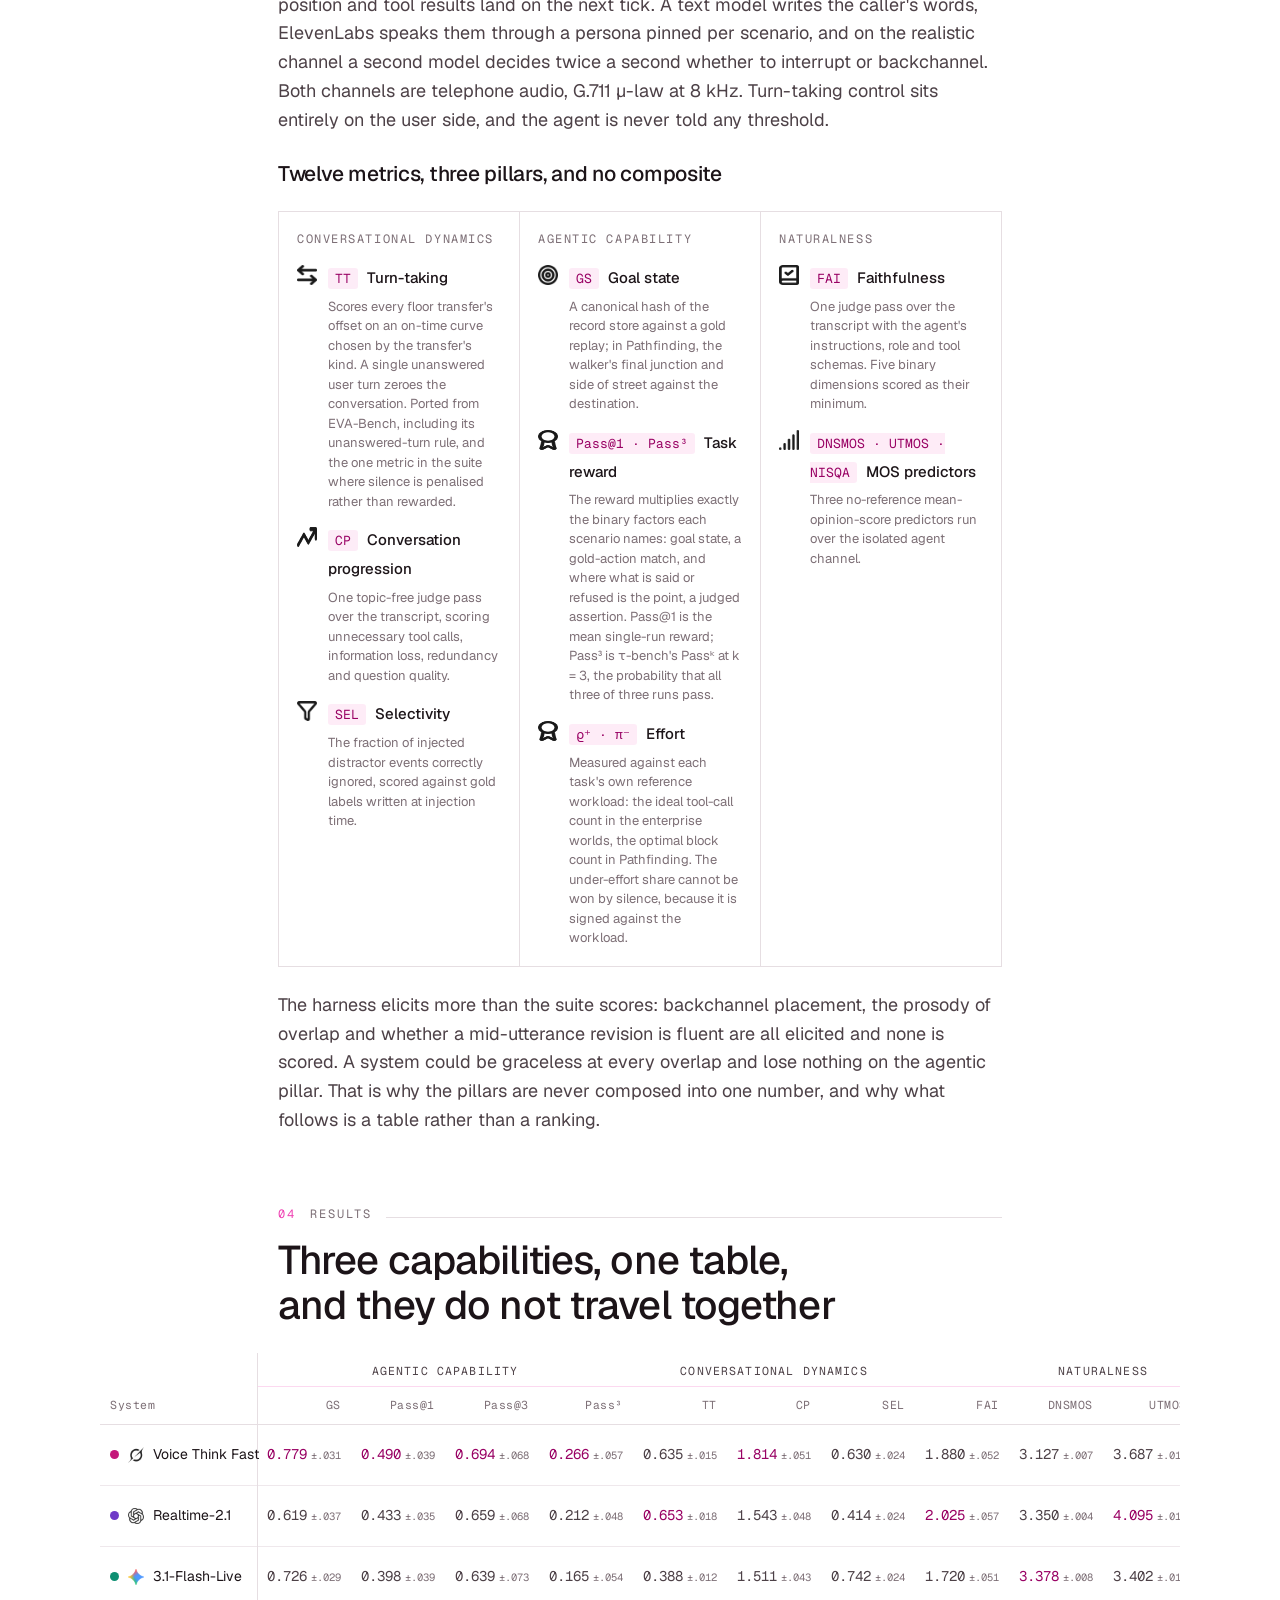
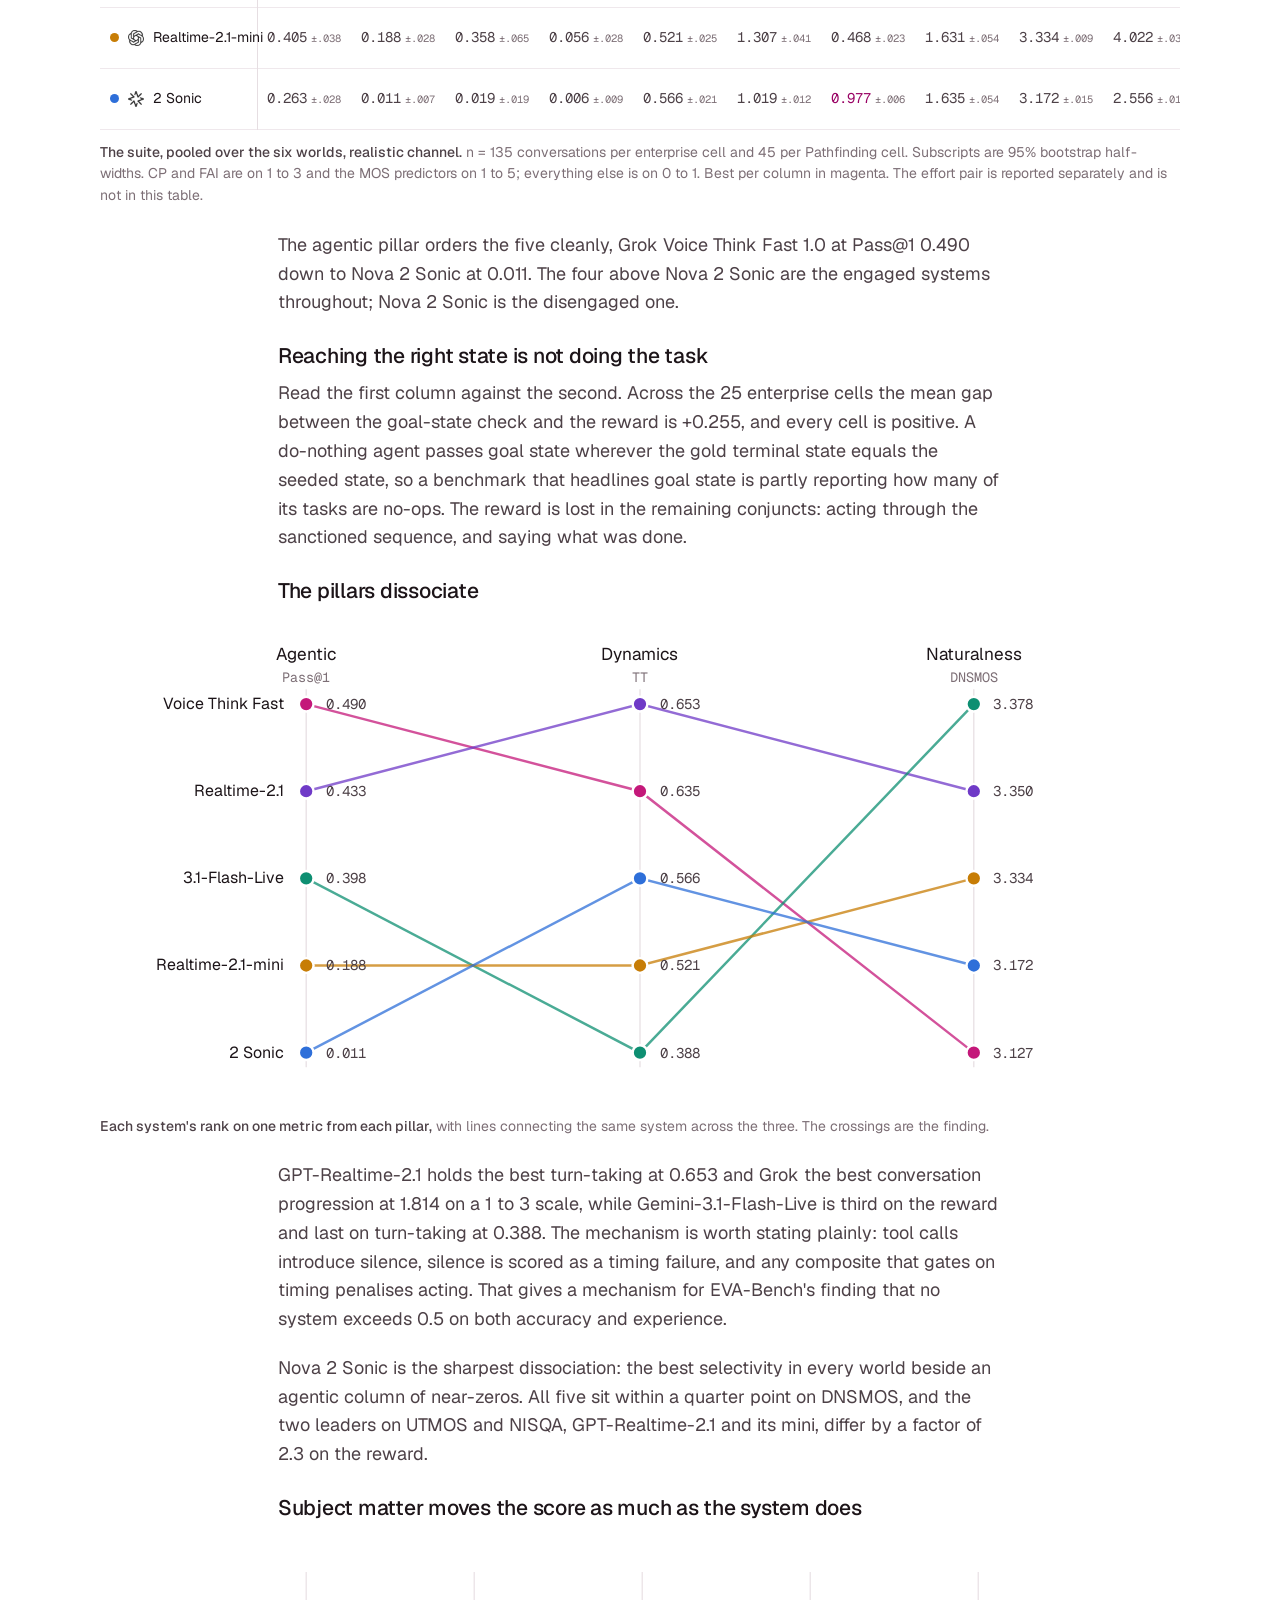
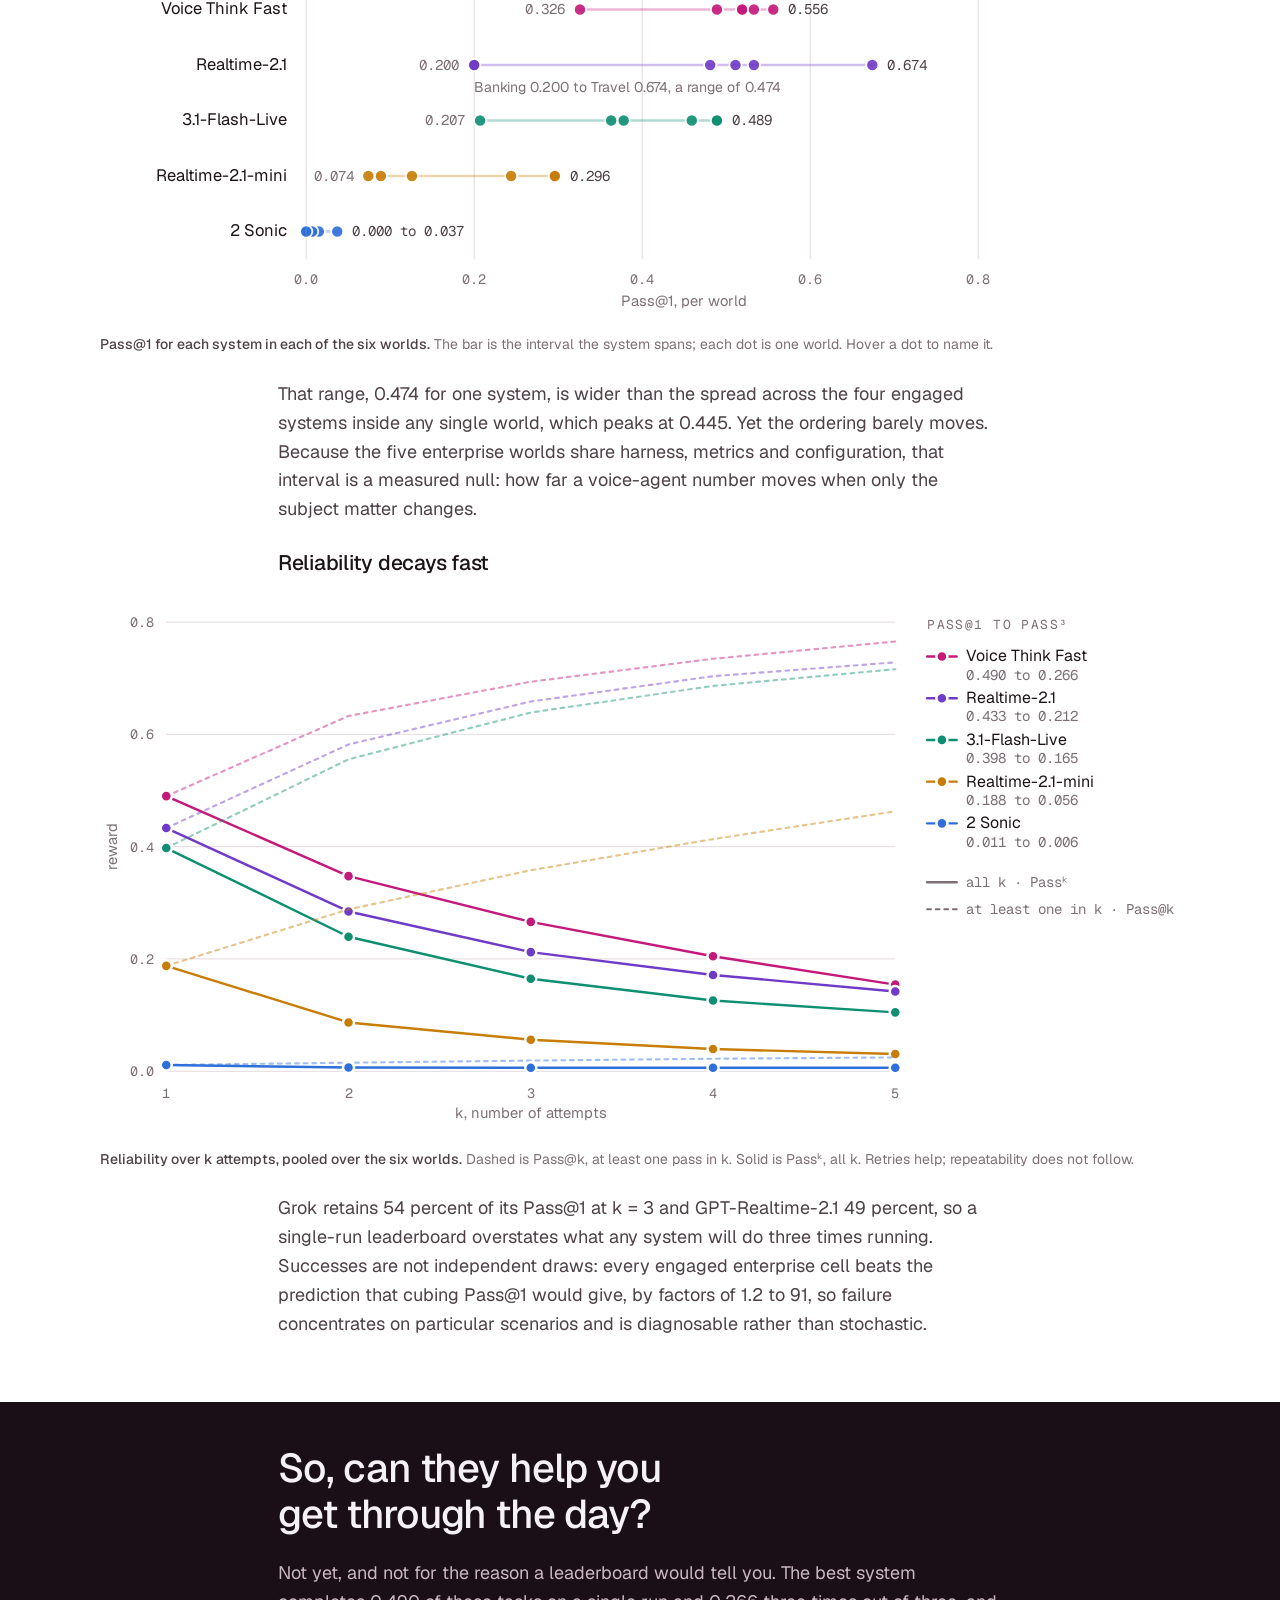
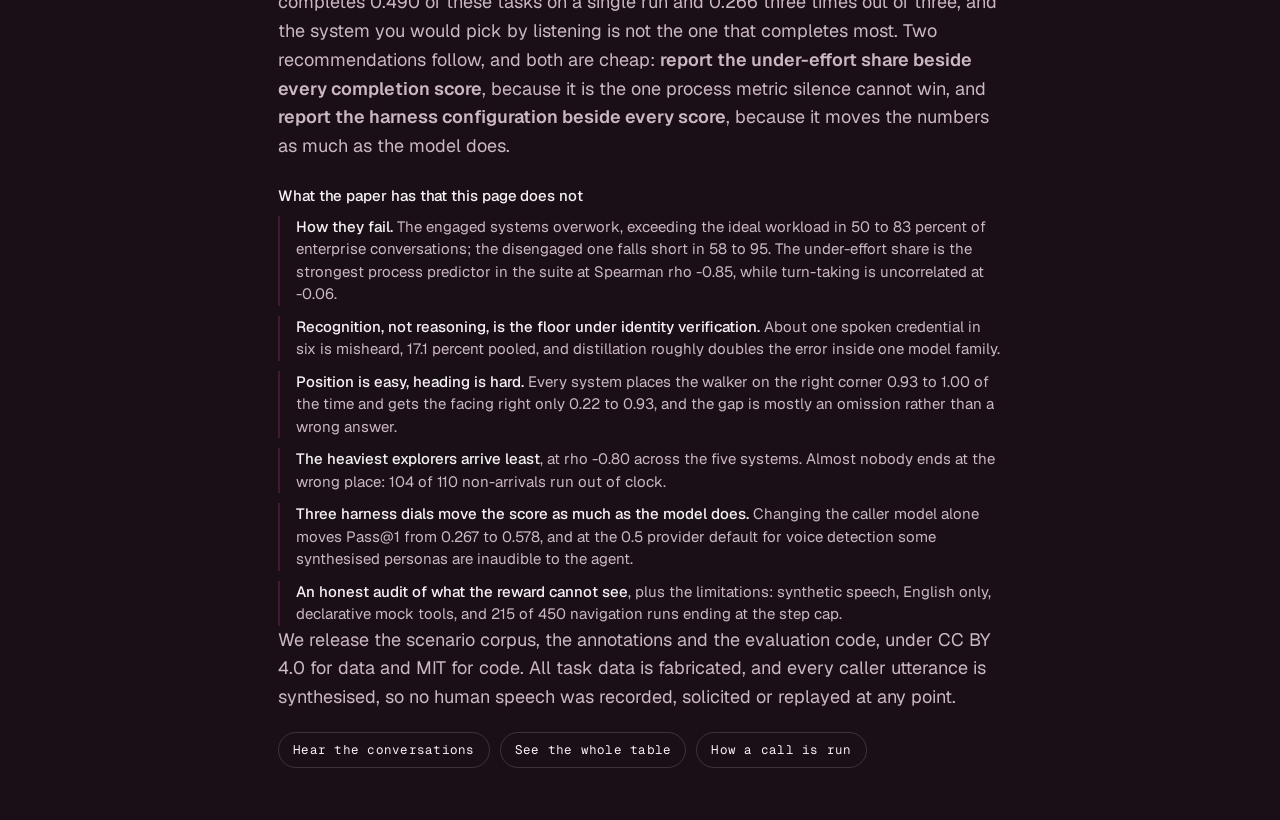
<file: motivation.html>
<!doctype html>
<html lang="en" data-theme="light">
<head>
<meta charset="utf-8">
<meta name="viewport" content="width=device-width,initial-scale=1,viewport-fit=cover">
<title>Motivation - DuplexWorld</title>
<meta name="description" content="Why DuplexWorld exists: existing voice benchmarks measure tool calling against a database, and the capabilities a real call demands do not travel together.">
<link rel="icon" href="img/favicon.svg" type="image/svg+xml">
<link rel="icon" href="img/icon-32.png" sizes="32x32" type="image/png">
<link rel="apple-touch-icon" href="img/icon-180.png">
<link rel="manifest" href="site.webmanifest">
<meta name="theme-color" content="#17171f">
<meta property="og:type" content="article">
<meta property="og:site_name" content="DuplexWorld">
<meta property="og:title" content="Motivation - DuplexWorld">
<meta property="og:description" content="The capabilities a real call demands do not travel together, and no existing benchmark measures them at once.">
<meta property="og:image" content="img/og-card.png">
<meta name="twitter:card" content="summary_large_image">
<meta name="twitter:image" content="img/og-card.png">
<link rel="stylesheet" href="world.css">
<link rel="stylesheet" href="alt-split.css">
</head>
<body class="fw-mo">

<a class="fw-skip" href="#mo-top">Skip to the article</a>

<header class="topbar" data-nav-host>
  <a class="wordmark" href="index.html"><img class="wordmark-logo" src="img/mark-64.webp" width="22" height="22" fetchpriority="high" decoding="async" alt="">Duplex&nbsp;World <span class="sub">benchmark</span></a>
<nav class="fw-nav" aria-label="Sections">
  <a class="fw-nav-item" href="index.html">Experience</a>
  <a class="fw-nav-item" href="index.html#overview">Overview</a>
  <a class="fw-nav-item" href="motivation.html" aria-current="page">Motivation</a>
  <a class="fw-nav-item" href="setup.html">How it works</a>
  <a class="fw-nav-item" href="samples.html">Voice samples</a>
  <a class="fw-nav-item" href="metrics.html">Metrics</a>
  <a class="fw-nav-item" href="leaderboard.html">Leaderboard</a>
</nav>
</header>
<div id="mo-top"></div>
<div class="mo-article" id="mo-top-a">



<style>/* SCOPED TO `.mo-article`.
   Everything below was written as a standalone page, so its tokens sat on :root and its
   type on body. world.css defines the same four token names with different values, so with
   both global the last <link> in the head decided every colour on the page - which is why
   this page could not carry the site's own header before. Scoping the article's tokens to
   the article leaves :root to the site, so the bar at the top is the same bar as every
   other page and the article below it is untouched. */

/* ---- the site header on this page ---------------------------------------------------
   Sticky, in the page's own palette, sized to match the bar on every other page. */
.mo-skip { position: absolute; left: -9999px; }
.mo-skip:focus { left: 12px; top: 12px; z-index: 60; background: var(--bg); color: var(--ink);
  padding: 8px 12px; border-radius: 8px; border: 1px solid var(--line); }
.mo-bar {
  position: sticky; top: 0; z-index: 50;
  display: flex; align-items: center; justify-content: space-between; gap: 20px;
  padding: 0 clamp(16px, 3vw, 40px); height: 64px;
  background: var(--bg); border-bottom: 1px solid var(--line);
}
.mo-mark { font-weight: 700; font-size: 15px; letter-spacing: -0.01em; color: var(--ink);
  text-decoration: none; white-space: nowrap; }
.mo-mark span { font-weight: 600; font-size: 11px; letter-spacing: .1em; text-transform: uppercase;
  color: var(--muted, #6b5c64); margin-left: 6px; }
.mo-nav { display: flex; flex-wrap: wrap; gap: clamp(10px, 1.6vw, 26px); }
.mo-nav a { font-size: 13.5px; font-weight: 600; color: var(--muted, #6b5c64); text-decoration: none;
  white-space: nowrap; }
.mo-nav a:hover { color: var(--ink); }
.mo-nav a[aria-current="page"] { color: var(--accent); }
@media (max-width: 900px) {
  .mo-bar { height: auto; flex-direction: column; align-items: flex-start; gap: 6px; padding-block: 10px; }
}
/* DuplexWorld blog post.
   The brand design tokens, read off the article
   template. Geist and Geist Mono are inlined as data URIs because the Artifact
   CSP blocks font CDNs and a silent fallback would lose the whole type identity.

   Theme handling covers all three viewer states: bare :root carries the complete
   light palette, the media query redefines only tokens (guarded so an explicit
   light choice beats a dark OS), and the [data-theme="dark"] block redefines them
   again so the toggle wins in both directions. No component ever declares a colour
   inside a media or [data-theme] block. */

@font-face {
  font-family: "Geist";
  src: url(fonts/geist.woff2) format("woff2");
  font-weight: 300 600;
  font-style: normal;
  font-display: swap;
}
@font-face {
  font-family: "Geist Mono";
  src: url(fonts/geist-mono.woff2) format("woff2");
  font-weight: 400;
  font-style: normal;
  font-display: swap;
}

.mo-article {
  /* brand */
  --brand: #990264;
  --accent: #ef43b3;
  --accent-soft: #ef43b31a;
  --accent-hair: #ef43b333;
  --ink: #150c11;
  --plum: #260019;
  --deep: #4a0131;
  --green: #2c4b3f;

  /* neutrals, biased warm toward the accent rather than a default grey */
  --bg: #ffffff;
  --surface: #f8f6f7;
  --surface-2: #f1ecef;
  --line: #e6dee2;
  --line-soft: #efe8ec;
  --text: #1c1418;
  --text-2: #4d4147;
  --muted: #7d6f76;

  /* on the dark bands */
  --on-dark: #f6f1f4;
  --on-dark-2: #cbb8c3;
  --on-dark-line: #ffffff26;
  --band: #1a0f17;
  --band-2: #2a0a1e;

  /* Two figure grounds. Figures that ship a dark variant sit on --plate, which
     follows the theme and matches the render's own background. Figures that
     exist only as a light render sit on --paper, which stays white in both
     themes so they are never framed in the wrong colour. */
  --plate: #ffffff;
  --plate-line: #e0d8dc;
  --paper: #ffffff;
  --paper-line: #e0d8dc;

  /* the world map keeps a paper ground in both themes, so its own inks are
     defined once here and nudged, not inverted, for the dark surface */
  --road: #efeae6;
  --pave: #cdbfb4;
  --pave-node: #8d7b6e;
  --bld: #8b7d84;
  --bld-real: #990264;
  --super: #e6dcd2;
  --super-line: #cbbcae;
  --super-lab: #9a8b7c;
  --map-ink: #4d4147;
  --map-mute: #8d8188;

  /* series colours, fixed per system, validated on #ffffff */
  --s-vtf: #C4187A;
  --s-o21: #6F3AC7;
  --s-gem: #0E8F72;
  --s-mini: #C77D06;
  --s-nova: #2E6FD9;

  --t: 0;
  --grid: #e9e1e5;
  --measure: 724px;
  --wide: 1080px;

  --sans: "Geist", ui-sans-serif, system-ui, -apple-system, "Segoe UI", Inter, Roboto, sans-serif;
  --mono: "Geist Mono", ui-monospace, "SF Mono", Menlo, monospace;
}

@media (prefers-color-scheme: dark) {
  :root:not([data-theme="light"]) {
    --bg: #120c10;
    --surface: #1a1218;
    --surface-2: #241820;
    --line: #33242c;
    --line-soft: #271a21;
    --text: #f4eef1;
    --text-2: #cbbcc4;
    --muted: #9d8c95;
    --accent: #ff6dc4;
    --accent-soft: #ff6dc41f;
    --accent-hair: #ff6dc440;
    --brand: #ff6dc4;
    --band: #1e0a17;
    --band-2: #300b22;
    --grid: #2c1f26;
    --plate: #12131a;
    --plate-line: #2b2d38;
    --green: #5fbf9a;
    --road: #efeae6;
    --pave: #cdbfb4;
    --pave-node: #8d7b6e;
    --bld: #7d6f77;
    --bld-real: #c4187a;
    --s-vtf: #E24D93;
    --s-o21: #9770DE;
    --s-gem: #0FA07E;
    --s-mini: #B8831F;
    --s-nova: #5290E0;
  }
}

:root[data-theme="dark"] .mo-article {
  --bg: #120c10;
  --surface: #1a1218;
  --surface-2: #241820;
  --line: #33242c;
  --line-soft: #271a21;
  --text: #f4eef1;
  --text-2: #cbbcc4;
  --muted: #9d8c95;
  --accent: #ff6dc4;
  --accent-soft: #ff6dc41f;
  --accent-hair: #ff6dc440;
  --brand: #ff6dc4;
  --band: #1e0a17;
  --band-2: #300b22;
  --grid: #2c1f26;
  --plate: #12131a;
  --plate-line: #2b2d38;
  --green: #5fbf9a;
  --road: #efeae6;
  --pave: #cdbfb4;
  --pave-node: #8d7b6e;
  --bld: #7d6f77;
  --bld-real: #c4187a;
  --s-vtf: #E24D93;
  --s-o21: #9770DE;
  --s-gem: #0FA07E;
  --s-mini: #B8831F;
  --s-nova: #5290E0;
}

/* ------------------------------------------------------------------ base */

.mo-article *, .mo-article *::before, .mo-article *::after { box-sizing: border-box; }

.mo-article {
  margin: 0;
  /* Clear of the site's own header, which is sticky and 64px tall. This element used to be
     `body`, which sat under nothing; now the bar from every other page sits over it and the
     title was being cut off at the crown. */
  padding-top: var(--topbar-h, 64px);
  background: var(--bg);
  color: var(--text);
  font-family: var(--sans);
  font-weight: 400;
  font-size: 18px;
  line-height: 1.6;
  -webkit-font-smoothing: antialiased;
  text-rendering: optimizeLegibility;
}

p { margin: 0 0 1.1em; color: var(--text-2); }
a { color: var(--brand); text-decoration: none; border-bottom: 1px solid var(--accent-hair); }
a:hover { border-bottom-color: var(--accent); }
a:focus-visible, button:focus-visible {
  outline: 2px solid var(--accent);
  outline-offset: 3px;
  border-radius: 2px;
}
strong { font-weight: 500; color: var(--text); }
em { font-style: normal; color: var(--text); font-weight: 500; }
img { max-width: 100%; height: auto; display: block; }

.wrap { max-width: 1400px; margin: 0 auto; padding: 0 28px; }
.col { max-width: var(--measure); margin-inline: auto; }
.wide { max-width: var(--wide); margin-inline: auto; }
.scroll { overflow-x: auto; -webkit-overflow-scrolling: touch; }

/* ------------------------------------------------------------- masthead */

.mast {
  border-bottom: 1px solid var(--line);
  background: var(--bg);
  position: sticky;
  top: 0;
  z-index: 20;
  backdrop-filter: saturate(1.2) blur(6px);
}
.mast .wrap {
  display: flex;
  align-items: center;
  justify-content: space-between;
  gap: 16px;
  height: 58px;
}
.wordmark {
  font-weight: 500;
  letter-spacing: -0.01em;
  font-size: 17px;
  color: var(--text);
  border: 0;
}
.wordmark span { color: var(--accent); }
.mast nav { display: flex; gap: 22px; font-size: 14px; }
.mast nav a { color: var(--muted); border: 0; }
.mast nav a:hover { color: var(--text); }

/* --------------------------------------------------------------- header */

.head { padding: 40px 0 4px; }
.chip {
  display: inline-block;
  font-family: var(--mono);
  font-size: 11px;
  letter-spacing: 0.14em;
  text-transform: uppercase;
  color: var(--brand);
  background: var(--accent-soft);
  border: 1px solid var(--accent-hair);
  border-radius: 999px;
  padding: 5px 11px;
}
.meta {
  font-family: var(--mono);
  font-size: 13px;
  color: var(--muted);
  margin-left: 12px;
  letter-spacing: 0.01em;
}
h1 {
  font-size: clamp(34px, 5.4vw, 52px);
  line-height: 1.08;
  letter-spacing: -0.025em;
  font-weight: 500;
  margin: 22px 0 18px;
  text-wrap: balance;
  color: var(--text);
}
.stand {
  font-size: 21px;
  line-height: 1.5;
  color: var(--text-2);
  margin: 0 0 26px;
  text-wrap: pretty;
}
.byline {
  font-size: 14px;
  line-height: 1.6;
  color: var(--muted);
  border-top: 1px solid var(--line);
  padding-top: 18px;
}
.byline b { font-weight: 500; color: var(--text-2); }
.links { display: flex; flex-wrap: wrap; gap: 10px; margin-top: 18px; }
.links a {
  font-family: var(--mono);
  font-size: 12.5px;
  letter-spacing: 0.02em;
  border: 1px solid var(--line);
  border-radius: 999px;
  padding: 7px 14px;
  color: var(--text-2);
  background: var(--bg);
}
.links a:hover { border-color: var(--accent); color: var(--brand); }

/* ----------------------------------------------------------------- hero */

.hero {
  background: radial-gradient(120% 100% at 50% 0%, var(--band-2) 0%, var(--band) 70%);
  margin-top: 26px;
  padding: 4px 0 0;
  overflow: hidden;
}
.hero-in {
  display: grid;
  grid-template-columns: 1.05fr 1fr;
  gap: 40px;
  align-items: center;
  max-width: var(--wide);
  margin-inline: auto;
  padding: 0 28px;
}
.hero img { width: 100%; max-width: 520px; margin: 0 auto; filter: drop-shadow(0 30px 60px #00000059); }
.hero-txt { padding: 30px 0; }
.hero-txt p { color: var(--on-dark-2); font-size: 17px; }
.hero-txt .lede { color: var(--on-dark); font-size: 20px; line-height: 1.5; font-weight: 400; }
.stats { display: grid; grid-template-columns: repeat(3, 1fr); gap: 1px; background: var(--on-dark-line); border: 1px solid var(--on-dark-line); margin-top: 26px; }
.stat { background: var(--band); padding: 15px 14px; }
.stat b {
  display: block;
  font-family: var(--mono);
  font-size: 24px;
  font-weight: 400;
  color: var(--on-dark);
  letter-spacing: -0.02em;
  font-variant-numeric: tabular-nums;
}
.stat span { display: block; font-size: 12px; color: var(--on-dark-2); margin-top: 3px; line-height: 1.35; }

/* -------------------------------------------------------------- sections */

section { padding: 46px 0 4px; }
.snum {
  display: flex;
  align-items: baseline;
  gap: 14px;
  font-family: var(--mono);
  font-size: 12px;
  letter-spacing: 0.16em;
  text-transform: uppercase;
  color: var(--muted);
  margin-bottom: 14px;
}
.snum b { color: var(--accent); font-weight: 400; }
.snum::after { content: ""; flex: 1; height: 1px; background: var(--line); }
h2 {
  font-size: clamp(28px, 3.6vw, 40px);
  line-height: 1.14;
  letter-spacing: -0.022em;
  font-weight: 500;
  margin: 0 0 22px;
  text-wrap: balance;
  color: var(--text);
}
h3 {
  font-size: 21px;
  line-height: 1.25;
  letter-spacing: -0.012em;
  font-weight: 500;
  margin: 26px 0 10px;
  color: var(--text);
}
h4 {
  font-family: var(--mono);
  font-size: 12px;
  letter-spacing: 0.13em;
  text-transform: uppercase;
  font-weight: 400;
  color: var(--muted);
  margin: 0 0 14px;
}

figure { margin: 24px 0; }
figcaption {
  font-size: 14px;
  line-height: 1.55;
  color: var(--muted);
  margin-top: 12px;
}
figcaption b { color: var(--text-2); font-weight: 500; }

/* the source figures are light-ground renders, so they keep paper in both themes */
/* --------------------------------------------------------------- callout */

.pull {
  background: linear-gradient(180deg, var(--band-2) 0%, var(--band) 100%);
  margin: 34px 0;
  padding: 38px 0;
}
.pull .col { max-width: 820px; }
.pull p { color: var(--on-dark-2); font-size: 17px; }
.pull .big {
  font-size: clamp(22px, 3vw, 30px);
  line-height: 1.32;
  letter-spacing: -0.018em;
  color: var(--on-dark);
  font-weight: 400;
  margin-bottom: 18px;
  text-wrap: pretty;
}
.pull .big b { color: var(--accent); font-weight: 400; }

/* ---------------------------------------------------------------- tables */

table { border-collapse: separate; border-spacing: 0; width: 100%; font-size: 14px; }
th, td { text-align: left; padding: 9px 10px; }
thead th {
  font-family: var(--mono);
  font-weight: 400;
  font-size: 11.5px;
  letter-spacing: 0.05em;
  color: var(--muted);
  border-bottom: 1px solid var(--line);
  vertical-align: bottom;
}
tbody th, tbody td { border-bottom: 1px solid var(--line-soft); }
.stick { position: sticky; left: 0; background: var(--bg); z-index: 2;
         box-shadow: 1px 0 0 var(--line); }
/* A table cell keeps display:table-cell so sticky and the table layout algorithm
   both still work; the flex row lives in a span inside it. */
.cellflex { display: flex; align-items: center; gap: 9px; min-height: 42px; }

.main { min-width: 900px; }
.main .grp {
  text-align: center;
  color: var(--text-2);
  font-size: 11.5px;
  letter-spacing: 0.1em;
  text-transform: uppercase;
  border-bottom: 1px solid var(--accent-hair);
  padding-bottom: 6px;
}
.main .m { text-align: right; }
.main tbody th { font-weight: 400; color: var(--text); white-space: nowrap; }
.main .vlogo { width: 16px; height: 16px; opacity: 0.85; }
.sysdot { width: 9px; height: 9px; border-radius: 50%; flex: none; }
.main .num {
  text-align: right;
  font-family: var(--mono);
  font-variant-numeric: tabular-nums;
  color: var(--text-2);
  white-space: nowrap;
}
.main .num.best { color: var(--brand); }
.main .ci { color: var(--muted); font-size: 10.5px; margin-left: 4px; }

.t1 { min-width: 760px; }
.t1 .rot { text-align: center; font-size: 11px; line-height: 1.15; }
.t1 .rot span { display: inline-block; max-width: 62px; }
.t1 tbody th { font-weight: 400; color: var(--text-2); white-space: nowrap; }
.t1 .yr { font-family: var(--mono); font-size: 11px; color: var(--muted); margin-left: 8px; }
.t1 .mark { text-align: center; }
.t1 .yes { display: inline-block; width: 9px; height: 9px; border-radius: 50%; background: var(--text-2); }
.t1 .no { display: inline-block; width: 9px; height: 1px; background: var(--line); vertical-align: middle; }
.t1 .ours td { background: var(--accent-soft); border-bottom-color: var(--accent-hair); }
.t1 .ours th.stick {
  background: var(--bg);
  box-shadow: inset 0 0 0 999px var(--accent-soft);
  border-bottom-color: var(--accent-hair);
}
.t1 .ours th { color: var(--brand); }
.t1 .ours .yes { background: var(--accent); }

/* The metric icons and four of the five vendor marks are pure black glyphs on
   transparency, so on a dark ground they disappear. Invert exactly those. The
   Gemini mark is full colour and inverting it would produce a wrong-coloured
   logo, which is what the .mono class keeps it out of. */
@media (prefers-color-scheme: dark) {
  :root:not([data-theme="light"]) .mo-article .mono { filter: invert(1); }
}
:root[data-theme="dark"] .mo-article .mono { filter: invert(1); }

/* ---------------------------------------------------------------- globes */

.globes {
  display: grid;
  grid-template-columns: repeat(6, 1fr);
  gap: 18px 14px;
  margin: 24px 0 6px;
}
.globe { margin: 0; }
.globe img { width: 68px; margin: 0 0 8px; }
.globe figcaption { margin: 0; }
.gname { display: block; font-size: 14.5px; color: var(--text); font-weight: 500; letter-spacing: -0.01em; }
.greg {
  display: block; font-family: var(--mono); font-size: 10px; color: var(--brand);
  letter-spacing: 0.02em; margin: 3px 0 7px;
}
.giso { display: block; font-size: 12px; line-height: 1.45; color: var(--muted); }
.note { font-size: 14.5px; line-height: 1.6; color: var(--muted); margin-top: 26px; }
.gbest {
  display: block;
  font-family: var(--mono);
  font-size: 11.5px;
  color: var(--text-2);
  margin: 0 0 7px;
  font-variant-numeric: tabular-nums;
}
.gbest b { font-weight: 400; color: var(--brand); font-size: 14px; }

/* ------------------------------------------------------ transcript excerpts */

.xcards { display: grid; grid-template-columns: repeat(3, 1fr); gap: 1px;
          background: var(--line); border: 1px solid var(--line); margin: 32px 0; }
.xc { background: var(--bg); padding: 20px 22px 18px; }
.xc h4, .pfc h4 {
  font-size: 15px; font-weight: 500; color: var(--text); margin: 0 0 4px;
  letter-spacing: -0.01em; text-transform: none; font-family: var(--sans);
}
.xl { font-size: 13px; line-height: 1.5; color: var(--muted); margin: 0 0 14px; }
.xc .t {
  font-size: 14.5px; line-height: 1.5; margin: 0 0 8px;
  padding-left: 62px; text-indent: -62px; color: var(--text-2);
}
.xc .who {
  display: inline-block; width: 54px; margin-right: 8px; text-indent: 0;
  font-family: var(--mono); font-size: 10px; letter-spacing: 0.09em;
  text-transform: uppercase; vertical-align: baseline;
}
.xc .u .who { color: var(--muted); }
.xc .a .who { color: var(--brand); }

/* --------------------------------------------------------------- metrics */

.mcards { display: grid; grid-template-columns: repeat(3, 1fr); gap: 1px;
          background: var(--line); border: 1px solid var(--line); margin: 24px 0; }
.mcard { background: var(--bg); padding: 18px 18px 4px; }
.mrow { display: flex; gap: 11px; margin-bottom: 14px; }
.mico { width: 20px; height: 20px; flex: none; margin-top: 2px; opacity: 0.9; }
.msym {
  font-family: var(--mono); font-size: 13px; color: var(--brand);
  background: var(--accent-soft); padding: 2px 7px; border-radius: 3px; margin-right: 9px;
}
.mname { font-size: 15px; color: var(--text); font-weight: 500; }
.mrow p { font-size: 13px; line-height: 1.5; margin: 5px 0 0; color: var(--muted); }

/* ---------------------------------------------------------------- spec */

.spec { display: grid; gap: 1px; background: var(--line); border: 1px solid var(--line); margin: 30px 0; }
.spec > div {
  background: var(--bg);
  display: grid;
  grid-template-columns: 132px 1fr;
  gap: 4px 20px;
  padding: 16px 20px;
}
.spec dt {
  font-family: var(--mono); font-size: 11px; letter-spacing: 0.1em;
  text-transform: uppercase; color: var(--muted); grid-row: span 2;
}
.spec dd { margin: 0; }
.spec .v { font-size: 15.5px; color: var(--text); }
.spec .d { font-size: 13.5px; line-height: 1.5; color: var(--muted); }

/* --------------------------------------------------------------- charts */

.chart { width: 100%; min-width: 660px; height: auto; overflow: visible; }
.chart .grid { stroke: var(--grid); stroke-width: 1; }
.chart .spine { stroke: var(--line); stroke-width: 1; }
.chart .tick { font-family: var(--mono); font-size: 11px; fill: var(--muted); }
.chart .axis { font-size: 12px; fill: var(--muted); }
.chart .legend { font-size: 13px; fill: var(--text); }
.chart .legend-v { font-family: var(--mono); font-size: 11.5px; fill: var(--muted); }
.chart .legend-h {
  font-family: var(--mono); font-size: 10.5px; fill: var(--muted);
  letter-spacing: 0.11em; text-transform: uppercase;
}
.chart .anno { font-size: 11.5px; fill: var(--muted); }
.chart .rowlab { font-size: 13.5px; fill: var(--text); }
.chart .colh { font-size: 14px; fill: var(--text); }
.chart .colm { font-family: var(--mono); font-size: 11px; fill: var(--muted); }
.chart .slab { font-size: 13px; fill: var(--text); }
.chart .sval, .chart .edge {
  font-family: var(--mono); font-size: 11.5px; fill: var(--text-2);
  font-variant-numeric: tabular-nums;
}
.chart .edge.dim { fill: var(--muted); }
/* No stroke halo behind the value labels. paint-order would be the clean way to
   do it, but a renderer that ignores the property paints the stroke over the
   glyph and the label disappears, so the labels are placed clear of the marks
   instead. */
.chart .ln { fill: none; stroke-width: 2; stroke-linejoin: round; stroke-linecap: round; }
.chart .ln.dash { stroke-dasharray: 3 4; opacity: 0.45; stroke-width: 1.75; }
/* Diverging: two poles and a neutral zero line, never a rainbow. Teal reads as
   tracks-the-reward, magenta as does-not. */
.chart .bar { stroke: none; }
.chart .bar.pos { fill: var(--s-gem); }
.chart .bar.neg { fill: var(--s-vtf); }
.chart .engdot { fill: var(--bg); stroke: var(--text-2); stroke-width: 2; }
.chart .span { stroke: none; fill: var(--muted); opacity: 0.55; }
.chart .span.ref { fill: var(--accent); opacity: 0.85; }
.chart .ln.key { stroke: var(--muted); }
.chart .ln.dash.key { opacity: 1; }
.chart .slope { fill: none; stroke-width: 2; opacity: 0.75; }
.chart .range { stroke-width: 2; opacity: 0.32; stroke-linecap: round; }
.chart .dot { stroke: var(--bg); stroke-width: 2; }
.chart .wdot { stroke: var(--bg); stroke-width: 1.5; opacity: 0.9; }
.chart .wdot:hover { opacity: 1; r: 6.5; }

.s-vtf { stroke: var(--s-vtf); }  .s-vtf.dot, .s-vtf.wdot, circle.s-vtf { fill: var(--s-vtf); }
.s-o21 { stroke: var(--s-o21); }  .s-o21.dot, .s-o21.wdot, circle.s-o21 { fill: var(--s-o21); }
.s-gem { stroke: var(--s-gem); }  .s-gem.dot, .s-gem.wdot, circle.s-gem { fill: var(--s-gem); }
.s-mini { stroke: var(--s-mini); } .s-mini.dot, .s-mini.wdot, circle.s-mini { fill: var(--s-mini); }
.s-nova { stroke: var(--s-nova); } .s-nova.dot, .s-nova.wdot, circle.s-nova { fill: var(--s-nova); }
span.sysdot.s-vtf { background: var(--s-vtf); }
span.sysdot.s-o21 { background: var(--s-o21); }
span.sysdot.s-gem { background: var(--s-gem); }
span.sysdot.s-mini { background: var(--s-mini); }
span.sysdot.s-nova { background: var(--s-nova); }

/* -------------------------------------------- the three navigation shapes */

.pfgrid { margin: 26px 0; }
.pfcards { display: grid; grid-template-columns: repeat(3, 1fr); gap: 22px; }
.pfc .xl { margin-bottom: 12px; min-height: 78px; }
.pfc .zoomable { padding: 0; overflow: hidden; }

/* ------------------------------------------------------- the world map */

.worldmap { margin: 26px 0; }
.mapwrap {
  position: relative;
  background: var(--paper);
  border: 1px solid var(--paper-line);
  border-radius: 4px;
  padding: 10px 10px 4px;
}
.map { width: 100%; height: auto; display: block; cursor: grab; touch-action: pan-y; }
.map.grabbing { cursor: grabbing; }
.mground { fill: var(--road); }
.mseg { stroke: var(--pave); stroke-width: 9; stroke-linecap: round; }
.mnode { fill: var(--pave-node); }
.mbld {
  fill: var(--bld);
  stroke: var(--road);
  stroke-width: 1.5;
  /* height is the only magnitude on the map, so it gets one hue and a ramp */
  opacity: calc(0.55 + var(--t) * 0.4);
}
.mbld:hover { fill: var(--accent); opacity: 1; }
.msuper { fill: var(--super); stroke: var(--super-line); stroke-width: 2; }
.msuperlab {
  font-family: var(--mono); font-size: 17px; letter-spacing: 0.1em;
  fill: var(--super-lab);
}
.mlab { font-family: var(--mono); font-size: 15px; fill: var(--map-ink); }
.mscale { font-family: var(--mono); font-size: 14px; fill: var(--map-mute); }
.mapctl {
  display: flex; align-items: center; gap: 8px;
  padding: 8px 2px 6px; flex-wrap: wrap;
}
.mapctl button {
  font-family: var(--mono); font-size: 12px; line-height: 1;
  min-width: 30px; padding: 7px 10px;
  color: var(--map-ink); background: transparent;
  border: 1px solid var(--paper-line); border-radius: 999px; cursor: pointer;
}
.mapctl button:hover { border-color: var(--accent); color: var(--brand); }
.maphint {
  font-family: var(--mono); font-size: 10.5px; letter-spacing: 0.06em;
  text-transform: uppercase; color: var(--map-mute); margin-left: 4px;
}

/* ------------------------------------------------------------ map pairs */

/* Map figures are dense: street names, legends, numbered callouts. They are shown
   at page width and open full size on click, rather than being shrunk until the
   evidence is unreadable. */
.mapfig { margin: 26px 0; }
.figtitle {
  font-size: 17px; font-weight: 500; color: var(--text);
  letter-spacing: -0.01em; margin: 0 0 12px; text-wrap: balance;
}
.mapfig.tall .zoomable { max-width: 720px; margin-inline: auto; }
.mapfig img { max-height: 66vh; width: auto; margin-inline: auto; }
.pfc img { max-height: none; width: 100%; }
.themed .zoomable {
  padding: 0;
  overflow: hidden;
  background: var(--plate);
  border-color: var(--plate-line);
}
.zoomable {
  display: block;
  width: 100%;
  padding: 10px;
  border: 1px solid var(--paper-line);
  border-radius: 4px;
  background: var(--paper);
  cursor: zoom-in;
  position: relative;
  font: inherit;
  text-align: left;
}
.zoomable:hover { border-color: var(--accent); }
.zoomhint {
  position: absolute;
  right: 16px;
  bottom: 16px;
  font-family: var(--mono);
  font-size: 10.5px;
  letter-spacing: 0.12em;
  text-transform: uppercase;
  color: var(--on-dark);
  background: var(--band);
  border-radius: 999px;
  padding: 5px 11px;
  opacity: 0.82;
}
.zoomable:hover .zoomhint, .zoomable:focus-visible .zoomhint { opacity: 1; }

.lightbox {
  position: fixed;
  inset: 0;
  z-index: 100;
  background: #0a0509f2;
  overflow: auto;
  padding: 56px 16px 32px;
  display: flex;
  align-items: flex-start;
  justify-content: center;
}
.lightbox[hidden] { display: none; }
.lightbox img {
  max-width: none;
  width: auto;
  border-radius: 4px;
  cursor: zoom-out;
}
@media (max-width: 700px) { .lightbox { padding: 56px 0 32px; } }
.lb-close {
  position: fixed;
  top: 14px;
  right: 18px;
  font-family: var(--mono);
  font-size: 11px;
  letter-spacing: 0.12em;
  text-transform: uppercase;
  color: var(--on-dark);
  background: transparent;
  border: 1px solid var(--on-dark-line);
  border-radius: 999px;
  padding: 8px 15px;
  cursor: pointer;
}
.lb-close:hover { border-color: var(--accent); color: var(--accent); }

.pair { display: grid; grid-template-columns: 1fr 1fr; gap: 18px; }
.pair .tag {
  font-family: var(--mono); font-size: 11px; letter-spacing: 0.1em;
  text-transform: uppercase; margin-bottom: 8px; display: block;
}
.tag.win { color: var(--green); }
.tag.lose { color: var(--brand); }

.themed .dk { display: none; }
@media (prefers-color-scheme: dark) {
  :root:not([data-theme="light"]) .mo-article .themed .lt { display: none; }
  :root:not([data-theme="light"]) .mo-article .themed .dk { display: block; }
}
:root[data-theme="dark"] .mo-article .themed .lt { display: none; }
:root[data-theme="dark"] .mo-article .themed .dk { display: block; }

/* --------------------------------------------------------------- close */

.close { background: var(--band); padding: 44px 0 52px; margin-top: 40px; }
.close h2 { color: var(--on-dark); }
.close p { color: var(--on-dark-2); }
.close .links a { border-color: var(--on-dark-line); color: var(--on-dark); background: transparent; }
.close .links a:hover { border-color: var(--accent); color: var(--accent); }
.closeh {
  font-size: 15px; font-weight: 500; color: var(--on-dark);
  margin: 26px 0 10px; letter-spacing: -0.005em;
}
.more { margin: 0; padding: 0; list-style: none; display: grid; gap: 10px; }
.more li {
  font-size: 15px; line-height: 1.5; color: var(--on-dark-2);
  padding-left: 16px; border-left: 2px solid var(--accent-hair);
}
.more b { color: var(--on-dark); font-weight: 500; }
.foot {
  border-top: 1px solid var(--on-dark-line);
  margin-top: 34px; padding-top: 22px;
  font-size: 13px; color: var(--on-dark-2); line-height: 1.6;
}

/* ------------------------------------------------------------ responsive */

@media (max-width: 900px) {
  body { font-size: 17px; }
  .hero-in { grid-template-columns: 1fr; gap: 8px; }
  .hero-txt { padding: 12px 0 44px; }
  .hero img { max-width: 340px; padding-top: 30px; }
  .globes { grid-template-columns: repeat(3, 1fr); }
  .mcards { grid-template-columns: 1fr; }
  .xcards, .pfcards { grid-template-columns: 1fr; }
  .pfc .xl { min-height: 0; }
  .pair { grid-template-columns: 1fr; }
  .spec > div { grid-template-columns: 1fr; }
  .spec dt { grid-row: auto; }
  section { padding: 54px 0 4px; }
}
@media (max-width: 560px) {
  .wrap { padding: 0 18px; }
  .hero-in { padding: 0 18px; }
  .stats { grid-template-columns: repeat(2, 1fr); }
  .globes { grid-template-columns: repeat(2, 1fr); }
  .mast nav { display: none; }
}

@media (prefers-reduced-motion: reduce) {
  .mo-article, .mo-article * { animation: none !important; transition: none !important; }
}

/* ------------------------------------------------- the two Pathfinding figures, paired */
.figpair { display: grid; grid-template-columns: 1fr 1fr; gap: 22px; align-items: start; }
.figpair .mapfig { margin: 26px 0 0; min-width: 0; }
.figpair .mapfig img, .figpair .map { max-width: 100%; height: auto; }
@media (max-width: 1000px) { .figpair { grid-template-columns: 1fr; } }

/* ------------------------------------------------- the conversation shapes, at full size
   Nine of the eleven shapes with a real exchange under each, rather than three of them and
   a sentence listing the rest. This is the half of the benchmark that is NOT the map, and
   at three cards it was being read as a footnote to the navigation world. */
.xcards { grid-template-columns: repeat(3, 1fr); }
.xcards.is-two { grid-template-columns: repeat(2, 1fr); max-width: 66%; margin-top: 14px; }
.xc { padding: 18px 20px 20px; }
.xc h4 { font-size: 17px; margin-bottom: 6px; }
.xc .xl { font-size: 14.5px; line-height: 1.45; margin-bottom: 12px; }
.xc .t { font-size: 14.5px; line-height: 1.5; }
.xc.is-pf { background: var(--surface); }
@media (max-width: 1000px) {
  .xcards, .xcards.is-two { grid-template-columns: 1fr 1fr; max-width: none; }
}
@media (max-width: 700px) {
  .xcards, .xcards.is-two { grid-template-columns: 1fr; }
}
</style>



<main>

<div class="wrap head">
  <div class="col">
    <h1>Can voice agents help you get through the day?</h1>
    <!-- PUBLIC BUILD ONLY. make_site deletes this block outright for the anonymous bundle
         and fills the paper link for the public one: the names, the destination and the
         date are the three things the submission copy may not carry, and a page that keeps
         them in the file and hopes is one build flag away from leaking.

         The DATE is in here for the same reason the names are. A dateline on an
         anonymous page is a timestamp a reviewer can line up against a preprint listing,
         so it identifies the work by when it appeared rather than by who wrote it. It is
         also the one line on the page that goes stale on its own. -->
    <p class="stand">DuplexWorld puts speech-to-speech agents through six worlds of an ordinary
    day and scores what happened three separate ways. Across 3,825 conversations, the three
    capabilities turn out not to travel together.</p>
  </div>
</div>

<div class="hero">
  <div class="hero-in">
    <img src="img/hero.webp" alt="A snow globe holding six worlds of an ordinary day: a bank, a clinic, an insured house, a delivery truck, an aeroplane, and a pedestrian walking a street with a map."/>
    <div class="hero-txt">
      <p class="lede">One voice agent, one simulated caller, one world, and three questions asked
      of the same run: did the task get done, how did the conversation go, and how did it
      sound.</p>
      <p>Five of the worlds are institutional telephone lines. The sixth, Pathfinding, is a city,
      and it keeps moving whether or not anyone is talking.</p>
      <div class="stats">
        <div class="stat"><b>6</b><span>worlds, 11 conversation types</span></div>
        <div class="stat"><b>156</b><span>scenarios authored, 144 scored</span></div>
        <div class="stat"><b>3,825</b><span>conversations, 387 simulated hours</span></div>
        <div class="stat"><b>0.490</b><span>best pooled Pass@1, of 1.000</span></div>
        <div class="stat"><b>0.266</b><span>best Pass³, all three of three</span></div>
        <div class="stat"><b>17.1%</b><span>of spoken credentials misheard</span></div>
      </div>
    </div>
  </div>
</div>

<!-- ============================================================ 01 -->
<section>
  <div class="wrap"><div class="col">
    <div class="snum"><b>01</b> Motivation</div>
    <h2>We are not measuring the day</h2>

    <p>Speech-to-speech agents answer customer-care lines and walk people around unfamiliar
    cities. Each of those is a conversation with nuanced dynamics and analytical demands at once,
    held against muffled speech, background noise and an emotionally diverse range of callers.
    Existing benchmarks are shaped as tests of tool calling against a database, which leaves both
    of those unmeasured.</p>

    <p>One result before the design. The system that most reliably ignores distractions,
    selectivity 0.977 pooled and the best in every single world, completes 0.011 of
    the tasks it is given. A leaderboard built on turn-taking and selectivity would rank it near
    the top, and the two systems that sound best are not the two that complete most.</p>
  </div></div>
</section>

<!-- ============================================================ 02 -->
<section>
  <div class="wrap"><div class="col">
    <div class="snum"><b>02</b> Related work</div>
    <h2>Three separate rooms</h2>

    <p><b>Verifiable outcomes.</b> τ-bench introduced database-state grading and Passᵏ, the
    probability that all k runs of a scenario succeed; τ²-bench added a dual-control telecom domain
    and reported an 18 to 25 point Pass@1 drop when the agent must guide rather than act. Both
    asked the right question, does the world end up in the right state, of text agents.</p>

    <p><b>Conversational dynamics.</b> Full-Duplex-Bench defined automatic turn-taking metrics, its
    successors added overlap handling and a live examiner, Talking Turns judged against human
    conversation, and HumDial released dual-channel human dialogues. Today's commercial systems
    have largely grown past these, and our results sharpen the point rather than retire it:
    dynamics metrics alone are winnable by silence.</p>

    <p><b>Grounded voice agents.</b> τ-Voice (278 tasks), EVA-Bench (213 scenarios),
    Full-Duplex-Bench v3 and the interruption suites EchoChain and IHBench put stronger agents on
    verifiable tasks. In every one of them the agent actuates, a record system adjudicates, and
    nothing happens between utterances. DuplexWorld spans that setting and a navigation world under
    one harness, and it is hard even for this generation: the best any system reached in any single
    world is Pass@1 0.674, and 0.533 in the world that moves on its own clock.</p>
  </div></div>

  <div class="wrap"><div class="wide">
    <figure>
      <div class="scroll" tabindex="0" role="region" aria-label="Benchmark comparison, scrolls horizontally"><table class="t1"><thead><tr><th class="stick">Benchmark</th><th class="rot"><span>full duplex</span></th><th class="rot"><span>dynamics</span></th><th class="rot"><span>agentic task</span></th><th class="rot"><span>naturalness</span></th><th class="rot"><span>reliability Passᵏ</span></th><th class="rot"><span>sim. valid.</span></th><th class="rot"><span>harness sens.</span></th><th class="rot"><span>nav. world</span></th></tr></thead><tbody><tr class=""><th class="stick">τ-bench<span class="yr">2024</span></th><td class="mark"><span class=no></span></td><td class="mark"><span class=no></span></td><td class="mark"><span class=yes></span></td><td class="mark"><span class=no></span></td><td class="mark"><span class=yes></span></td><td class="mark"><span class=no></span></td><td class="mark"><span class=no></span></td><td class="mark"><span class=no></span></td></tr><tr class=""><th class="stick">τ²-bench<span class="yr">2025</span></th><td class="mark"><span class=no></span></td><td class="mark"><span class=no></span></td><td class="mark"><span class=yes></span></td><td class="mark"><span class=no></span></td><td class="mark"><span class=yes></span></td><td class="mark"><span class=no></span></td><td class="mark"><span class=no></span></td><td class="mark"><span class=no></span></td></tr><tr class=""><th class="stick">Full-Duplex-Bench v1, v2<span class="yr">2025</span></th><td class="mark"><span class=yes></span></td><td class="mark"><span class=yes></span></td><td class="mark"><span class=no></span></td><td class="mark"><span class=no></span></td><td class="mark"><span class=no></span></td><td class="mark"><span class=no></span></td><td class="mark"><span class=no></span></td><td class="mark"><span class=no></span></td></tr><tr class=""><th class="stick">Talking Turns<span class="yr">2025</span></th><td class="mark"><span class=yes></span></td><td class="mark"><span class=yes></span></td><td class="mark"><span class=no></span></td><td class="mark"><span class=no></span></td><td class="mark"><span class=no></span></td><td class="mark"><span class=no></span></td><td class="mark"><span class=no></span></td><td class="mark"><span class=no></span></td></tr><tr class=""><th class="stick">HumDial<span class="yr">2026</span></th><td class="mark"><span class=yes></span></td><td class="mark"><span class=yes></span></td><td class="mark"><span class=no></span></td><td class="mark"><span class=yes></span></td><td class="mark"><span class=no></span></td><td class="mark"><span class=no></span></td><td class="mark"><span class=no></span></td><td class="mark"><span class=no></span></td></tr><tr class=""><th class="stick">EchoChain<span class="yr">2026</span></th><td class="mark"><span class=yes></span></td><td class="mark"><span class=yes></span></td><td class="mark"><span class=yes></span></td><td class="mark"><span class=no></span></td><td class="mark"><span class=no></span></td><td class="mark"><span class=no></span></td><td class="mark"><span class=no></span></td><td class="mark"><span class=no></span></td></tr><tr class=""><th class="stick">IHBench<span class="yr">2026</span></th><td class="mark"><span class=yes></span></td><td class="mark"><span class=yes></span></td><td class="mark"><span class=yes></span></td><td class="mark"><span class=no></span></td><td class="mark"><span class=no></span></td><td class="mark"><span class=no></span></td><td class="mark"><span class=no></span></td><td class="mark"><span class=no></span></td></tr><tr class=""><th class="stick">Full-Duplex-Bench v3<span class="yr">2026</span></th><td class="mark"><span class=yes></span></td><td class="mark"><span class=yes></span></td><td class="mark"><span class=yes></span></td><td class="mark"><span class=no></span></td><td class="mark"><span class=no></span></td><td class="mark"><span class=no></span></td><td class="mark"><span class=no></span></td><td class="mark"><span class=no></span></td></tr><tr class=""><th class="stick">τ-Voice<span class="yr">2026</span></th><td class="mark"><span class=yes></span></td><td class="mark"><span class=no></span></td><td class="mark"><span class=yes></span></td><td class="mark"><span class=no></span></td><td class="mark"><span class=yes></span></td><td class="mark"><span class=no></span></td><td class="mark"><span class=no></span></td><td class="mark"><span class=no></span></td></tr><tr class=""><th class="stick">EVA-Bench<span class="yr">2026</span></th><td class="mark"><span class=yes></span></td><td class="mark"><span class=yes></span></td><td class="mark"><span class=yes></span></td><td class="mark"><span class=no></span></td><td class="mark"><span class=yes></span></td><td class="mark"><span class=yes></span></td><td class="mark"><span class=no></span></td><td class="mark"><span class=no></span></td></tr><tr class="ours"><th class="stick">DuplexWorld<span class="yr">ours</span></th><td class="mark"><span class=yes></span></td><td class="mark"><span class=yes></span></td><td class="mark"><span class=yes></span></td><td class="mark"><span class=yes></span></td><td class="mark"><span class=yes></span></td><td class="mark"><span class=yes></span></td><td class="mark"><span class=yes></span></td><td class="mark"><span class=yes></span></td></tr></tbody></table></div>
      <figcaption><b>What each benchmark measures.</b> Columns two to four are the three metric
      pillars. Reliability is a multi-run repeatability metric, Passᵏ. Sim. valid. is automated
      validation of the user simulator. Harness sens. is a quantified account of how much the
      harness configuration moves the score.</figcaption>
    </figure>
  </div></div>
</section>

<!-- ============================================================ 03 -->
<section>
  <div class="wrap"><div class="col">
    <div class="snum"><b>03</b> The benchmark</div>
    <h2>Six worlds, one harness, no composite</h2>

    <p>The agent perceives only audio and tool returns and emits only audio and tool calls. The
    terminal state is then scored against a gold state authored with the scenario, so success is a
    property of the world rather than of the transcript.</p>

    <h3>Five worlds share one premise and differ on what decides correctness</h3>
    <p>A caller reaches an institution's telephone line after self-service has already refused
    them. The agent owns the call, may not route away, and does not get the governing clause
    corpus in its prompt, so knowing when to look something up is itself under test. Several
    regimes are enforced in the tool surface rather than in prompt: Banking contains no tool that
    would make an employee hear a one-time code aloud.</p>
  </div></div>

  <div class="wrap"><div class="wide">
    <div class="globes"><figure class="globe">
  <img src="img/banking.webp" alt="The Banking world, drawn as a snow globe."/>
  <figcaption><span class="gname">Banking</span>
  <span class="greg">financial-crime statute</span>
  <span class="gbest"><b>0.326</b> best Pass@1, Voice Think Fast</span>
  <span class="giso">Translating a symptom into an operation when several plausible, sympathetically framed requests are reporting-threshold tripwires.</span></figcaption>
</figure><figure class="globe">
  <img src="img/logistics.webp" alt="The Logistics world, drawn as a snow globe."/>
  <figcaption><span class="gname">Logistics</span>
  <span class="greg">contract topology over physical goods</span>
  <span class="gbest"><b>0.533</b> best Pass@1, Realtime-2.1</span>
  <span class="giso">Deciding who is entitled to redirect goods the agent can move in the record but cannot see.</span></figcaption>
</figure><figure class="globe">
  <img src="img/healthcare.webp" alt="The Healthcare world, drawn as a snow globe."/>
  <figcaption><span class="gname">Healthcare</span>
  <span class="greg">lawful disclosure</span>
  <span class="gbest"><b>0.519</b> best Pass@1, Voice Think Fast</span>
  <span class="giso">Refusing without leaking in the act of refusing. A fully verified caller may be entitled to nothing.</span></figcaption>
</figure><figure class="globe">
  <img src="img/insurance.webp" alt="The Insurance world, drawn as a snow globe."/>
  <figcaption><span class="gname">Insurance</span>
  <span class="greg">institutional rules forbidding adjudication</span>
  <span class="gbest"><b>0.556</b> best Pass@1, Voice Think Fast</span>
  <span class="giso">Taking first notice of a loss the agent is structurally forbidden from deciding.</span></figcaption>
</figure><figure class="globe">
  <img src="img/travel.webp" alt="The Travel world, drawn as a snow globe."/>
  <figcaption><span class="gname">Travel</span>
  <span class="greg">the platform's own limited remit</span>
  <span class="gbest"><b>0.674</b> best Pass@1, Realtime-2.1</span>
  <span class="giso">Doing nothing, correctly. The modal right answer is a factual correction or a refusal held with nowhere to escalate to.</span></figcaption>
</figure><figure class="globe">
  <img src="img/pathfinding.webp" alt="The Pathfinding world, drawn as a snow globe."/>
  <figcaption><span class="gname">Pathfinding</span>
  <span class="greg">perceptual grounding</span>
  <span class="gbest"><b>0.533</b> best Pass@1, Voice Think Fast</span>
  <span class="giso">Grounding an instruction against a heading neither party can state.</span></figcaption>
</figure></div>
    <p class="col note">All six worlds carry one volatility stressor: the world can change with no
    notification, discoverable only by re-querying. The world changes (a record moves mid-call, a
    closure appears on the route), the user's intent changes (the caller revises a premise, a
    second destination surfaces), or the user's execution diverges (the caller misacts, the walker
    takes the wrong turn). Each demands a different repair, and prior interruption work varies
    only intent.</p>
  </div></div>

  <div class="wrap"><div class="col">
    <h3>Eleven conversation shapes, nine of them in every enterprise world</h3>
    <p>Every scenario instantiates one of eleven conversation types: a domain-independent shape,
    filled in by the world's premise, records and risk tiers. Nine run in every enterprise world,
    three scenarios each. In all of them the caller never names the operation; they describe a
    symptom, and inferring what is being asked for is part of the task.</p>
  </div></div>

  <div class="wrap"><div class="wide">
    <div class="xcards"><div class="xc"><h4>Single intent</h4><p class="xl">One request, one resolution path. The control condition.</p><p class="t u"><span class="who">Caller</span>I need to move my flight to the Thursday.</p><p class="t a"><span class="who">Agent</span>Found the booking. Thursday 14:05, same fare class. Shall I move it?</p></div><div class="xc"><h4>Multi intent</h4><p class="xl">Several requests, resolvable in more than one order, with at least one dependency.</p><p class="t u"><span class="who">Caller</span>Add my new address, and send the replacement card there.</p><p class="t a"><span class="who">Agent</span>Address first, then the card, or it ships to the old one.</p></div><div class="xc"><h4>Policy refusal</h4><p class="xl">A well-formed request that must be refused. Correctness is a property of what is withheld.</p><p class="t u"><span class="who">Caller</span>Just tell me what the adjuster decided.</p><p class="t a"><span class="who">Agent</span>I am not able to share or influence that decision. I can log your account of the loss.</p></div><div class="xc"><h4>Record disambiguation</h4><p class="xl">More than one record matches what the caller said; acting before disambiguating is the failure.</p><p class="t u"><span class="who">Caller</span>The claim for the Tuesday visit.</p><p class="t a"><span class="who">Agent</span>There are two Tuesday visits on this policy. Which provider was it?</p></div><div class="xc"><h4>Identity verification</h4><p class="xl">Authority must be established first, and a failed check must not leak that the record exists.</p><p class="t u"><span class="who">Caller</span>Is there an account under that number?</p><p class="t a"><span class="who">Agent</span>I am not able to confirm anything before verification. Could I take your date of birth?</p></div><div class="xc"><h4>Guided procedure</h4><p class="xl">The effectors move to the user: the agent instructs, waits, and must trust an unverifiable report.</p><p class="t a"><span class="who">Agent</span>Hold the button until the light turns amber, then tell me what you see.</p><p class="t u"><span class="who">Caller</span>It is amber now.</p></div><div class="xc"><h4>Mid-call correction</h4><p class="xl">The caller revises a premise after the agent has begun acting on it.</p><p class="t u"><span class="who">Caller</span>Sorry, not the Milan one. The Rome one.</p><p class="t a"><span class="who">Agent</span>Stopping the Milan change. Reopening the Rome booking now.</p></div><div class="xc"><h4>Suspension</h4><p class="xl">The call is interrupted and resumed across a gap the agent must hold state over.</p><p class="t u"><span class="who">Caller</span>Hold on, someone is at the door.</p><p class="t a"><span class="who">Agent</span>Of course. I still have the shipment open and nothing has been sent.</p></div><div class="xc"><h4>Narrative intake</h4><p class="xl">A long unstructured account from which the agent must extract, confirm and file the facts.</p><p class="t u"><span class="who">Caller</span>It was raining, I was on the ring road, and the car ahead just stopped.</p><p class="t a"><span class="who">Agent</span>So: rear-end, ring road, wet road. Any injuries to record?</p></div></div>
    <p class="col note">All nine run in every one of the five enterprise worlds, three scenarios each, and the excerpt under each name is from a scored call rather than an illustration. Two more shapes arise only in the navigation world:</p>
    <div class="xcards is-two"><div class="xc is-pf"><h4>Rerouting</h4><p class="xl">Closures missing from the map seal every visible route, so a belief formed from a tool result expires silently.</p></div><div class="xc is-pf"><h4>All-day assistance</h4><p class="xl">A second goal emerges on arrival at the first; the test is staying useful over a long horizon.</p></div></div>
  </div></div>

  <div class="wrap"><div class="col">
    <h3>Pathfinding answers the same question perceptually</h3>
    <p>A voice copilot must walk a pedestrian, one street corner at a time, to a named entrance
    on a synthetic 8 by 8 grid of Midtown streets. The walker holds their real junction and
    heading but knows nothing of the grid; the copilot holds the map, an approximate GPS and a
    write-only probe for what it believes, but cannot see the street.</p>
  </div></div>

  <div class="wrap"><div class="wide">
    <!-- The two Pathfinding figures side by side. Separately they were two full-width
         rows of map, one after the other, which is most of a screen each and reads as a
         page about maps. Paired, they are one row: what the world offers, and what the
         world is. -->
    <div class="figpair"><figure class="mapfig themed"><p class="figtitle">The Pathfinding world: the released tool surface, 14 calls</p><button type="button" class="zoomable" aria-label="Enlarge figure"><img class="lt" src="img/maps/fig_tools_light.webp" alt="The fourteen tool calls of the Pathfinding world, grouped by what they act on and chipped by which party calls them, ending on the two constraints that define the world: GPS never returns a heading, and live status is the only way to learn about a closure without walking into one."/><img class="dk" src="img/maps/fig_tools_dark.webp" alt="The fourteen tool calls of the Pathfinding world, grouped by what they act on and chipped by which party calls them, ending on the two constraints that define the world: GPS never returns a heading, and live status is the only way to learn about a closure without walking into one."/><span class="zoomhint">Enlarge</span></button><figcaption><b>Fourteen calls, and the two constraints that make the world hard.</b> Nine are executed by the walker, five by the agent. Read the red box: those two lines are the whole difficulty of the world.</figcaption></figure><figure class="mapfig worldmap"><p class="figtitle">The Pathfinding world, drawn to scale</p><div class="mapwrap"><svg viewBox="-100 -46 2096.0 647.0" class="map" id="pfmap" role="img" aria-label="The Pathfinding world drawn to scale: 8 avenues by 8 streets, 105 walkable pavement segments, all 240 buildings, and the two superblocks that remove seven of the lattice edges."><defs><clipPath id="mapclip"><rect x="-100" y="-46" width="2096.0" height="647.0"/></clipPath></defs><g clip-path="url(#mapclip)"><g id="pfpan"><text class="mlab av" x="0" y="-16" text-anchor="middle">5th</text><text class="mlab av" x="274" y="-16" text-anchor="middle">Madison</text><text class="mlab av" x="548" y="-16" text-anchor="middle">Park</text><text class="mlab av" x="822" y="-16" text-anchor="middle">Lexington</text><text class="mlab av" x="1096" y="-16" text-anchor="middle">3rd</text><text class="mlab av" x="1370" y="-16" text-anchor="middle">2nd</text><text class="mlab av" x="1644" y="-16" text-anchor="middle">1st</text><text class="mlab av" x="1918" y="-16" text-anchor="middle">UN Plaza</text><text class="mlab st" x="-14" y="4" text-anchor="end">E 49th</text><text class="mlab st" x="-14" y="85" text-anchor="end">E 48th</text><text class="mlab st" x="-14" y="166" text-anchor="end">E 47th</text><text class="mlab st" x="-14" y="247" text-anchor="end">E 46th</text><text class="mlab st" x="-14" y="328" text-anchor="end">E 45th</text><text class="mlab st" x="-14" y="409" text-anchor="end">E 44th</text><text class="mlab st" x="-14" y="490" text-anchor="end">E 43rd</text><text class="mlab st" x="-14" y="571" text-anchor="end">E 42nd</text><rect class="mground" x="-8.0" y="-8.0" width="1934" height="583" rx="4"/><rect class="msuper" x="548" y="324" width="274" height="243" rx="3"></rect><text class="msuperlab" x="685" y="434" text-anchor="middle">GRAND CENTRAL</text><text class="msuperlab" x="685" y="458" text-anchor="middle">TERMINAL</text><rect class="msuper" x="1644" y="81" width="274" height="486" rx="3"></rect><text class="msuperlab" x="1781" y="312" text-anchor="middle">UNITED NATIONS</text><text class="msuperlab" x="1781" y="336" text-anchor="middle">HEADQUARTERS</text><line class="mseg" x1="0" y1="0" x2="0" y2="81"/><line class="mseg" x1="0" y1="81" x2="0" y2="162"/><line class="mseg" x1="0" y1="162" x2="0" y2="243"/><line class="mseg" x1="0" y1="243" x2="0" y2="324"/><line class="mseg" x1="0" y1="324" x2="0" y2="405"/><line class="mseg" x1="0" y1="405" x2="0" y2="486"/><line class="mseg" x1="0" y1="486" x2="0" y2="567"/><line class="mseg" x1="274" y1="0" x2="274" y2="81"/><line class="mseg" x1="274" y1="81" x2="274" y2="162"/><line class="mseg" x1="274" y1="162" x2="274" y2="243"/><line class="mseg" x1="274" y1="243" x2="274" y2="324"/><line class="mseg" x1="274" y1="324" x2="274" y2="405"/><line class="mseg" x1="274" y1="405" x2="274" y2="486"/><line class="mseg" x1="274" y1="486" x2="274" y2="567"/><line class="mseg" x1="548" y1="0" x2="548" y2="81"/><line class="mseg" x1="548" y1="81" x2="548" y2="162"/><line class="mseg" x1="548" y1="162" x2="548" y2="243"/><line class="mseg" x1="548" y1="243" x2="548" y2="324"/><line class="mseg" x1="548" y1="324" x2="548" y2="405"/><line class="mseg" x1="548" y1="405" x2="548" y2="486"/><line class="mseg" x1="548" y1="486" x2="548" y2="567"/><line class="mseg" x1="822" y1="0" x2="822" y2="81"/><line class="mseg" x1="822" y1="81" x2="822" y2="162"/><line class="mseg" x1="822" y1="162" x2="822" y2="243"/><line class="mseg" x1="822" y1="243" x2="822" y2="324"/><line class="mseg" x1="822" y1="324" x2="822" y2="405"/><line class="mseg" x1="822" y1="405" x2="822" y2="486"/><line class="mseg" x1="822" y1="486" x2="822" y2="567"/><line class="mseg" x1="1096" y1="0" x2="1096" y2="81"/><line class="mseg" x1="1096" y1="81" x2="1096" y2="162"/><line class="mseg" x1="1096" y1="162" x2="1096" y2="243"/><line class="mseg" x1="1096" y1="243" x2="1096" y2="324"/><line class="mseg" x1="1096" y1="324" x2="1096" y2="405"/><line class="mseg" x1="1096" y1="405" x2="1096" y2="486"/><line class="mseg" x1="1096" y1="486" x2="1096" y2="567"/><line class="mseg" x1="1370" y1="0" x2="1370" y2="81"/><line class="mseg" x1="1370" y1="81" x2="1370" y2="162"/><line class="mseg" x1="1370" y1="162" x2="1370" y2="243"/><line class="mseg" x1="1370" y1="243" x2="1370" y2="324"/><line class="mseg" x1="1370" y1="324" x2="1370" y2="405"/><line class="mseg" x1="1370" y1="405" x2="1370" y2="486"/><line class="mseg" x1="1370" y1="486" x2="1370" y2="567"/><line class="mseg" x1="1644" y1="0" x2="1644" y2="81"/><line class="mseg" x1="1644" y1="81" x2="1644" y2="162"/><line class="mseg" x1="1644" y1="162" x2="1644" y2="243"/><line class="mseg" x1="1644" y1="243" x2="1644" y2="324"/><line class="mseg" x1="1644" y1="324" x2="1644" y2="405"/><line class="mseg" x1="1644" y1="405" x2="1644" y2="486"/><line class="mseg" x1="1644" y1="486" x2="1644" y2="567"/><line class="mseg" x1="1918" y1="0" x2="1918" y2="81"/><line class="mseg" x1="1918" y1="81" x2="1918" y2="162"/><line class="mseg" x1="1918" y1="162" x2="1918" y2="243"/><line class="mseg" x1="1918" y1="243" x2="1918" y2="324"/><line class="mseg" x1="1918" y1="324" x2="1918" y2="405"/><line class="mseg" x1="1918" y1="405" x2="1918" y2="486"/><line class="mseg" x1="1918" y1="486" x2="1918" y2="567"/><line class="mseg" x1="0" y1="0" x2="274" y2="0"/><line class="mseg" x1="274" y1="0" x2="548" y2="0"/><line class="mseg" x1="548" y1="0" x2="822" y2="0"/><line class="mseg" x1="822" y1="0" x2="1096" y2="0"/><line class="mseg" x1="1096" y1="0" x2="1370" y2="0"/><line class="mseg" x1="1370" y1="0" x2="1644" y2="0"/><line class="mseg" x1="1644" y1="0" x2="1918" y2="0"/><line class="mseg" x1="0" y1="81" x2="274" y2="81"/><line class="mseg" x1="274" y1="81" x2="548" y2="81"/><line class="mseg" x1="548" y1="81" x2="822" y2="81"/><line class="mseg" x1="822" y1="81" x2="1096" y2="81"/><line class="mseg" x1="1096" y1="81" x2="1370" y2="81"/><line class="mseg" x1="1370" y1="81" x2="1644" y2="81"/><line class="mseg" x1="1644" y1="81" x2="1918" y2="81"/><line class="mseg" x1="0" y1="162" x2="274" y2="162"/><line class="mseg" x1="274" y1="162" x2="548" y2="162"/><line class="mseg" x1="548" y1="162" x2="822" y2="162"/><line class="mseg" x1="822" y1="162" x2="1096" y2="162"/><line class="mseg" x1="1096" y1="162" x2="1370" y2="162"/><line class="mseg" x1="1370" y1="162" x2="1644" y2="162"/><line class="mseg" x1="0" y1="243" x2="274" y2="243"/><line class="mseg" x1="274" y1="243" x2="548" y2="243"/><line class="mseg" x1="548" y1="243" x2="822" y2="243"/><line class="mseg" x1="822" y1="243" x2="1096" y2="243"/><line class="mseg" x1="1096" y1="243" x2="1370" y2="243"/><line class="mseg" x1="1370" y1="243" x2="1644" y2="243"/><line class="mseg" x1="0" y1="324" x2="274" y2="324"/><line class="mseg" x1="274" y1="324" x2="548" y2="324"/><line class="mseg" x1="548" y1="324" x2="822" y2="324"/><line class="mseg" x1="822" y1="324" x2="1096" y2="324"/><line class="mseg" x1="1096" y1="324" x2="1370" y2="324"/><line class="mseg" x1="1370" y1="324" x2="1644" y2="324"/><line class="mseg" x1="0" y1="405" x2="274" y2="405"/><line class="mseg" x1="274" y1="405" x2="548" y2="405"/><line class="mseg" x1="822" y1="405" x2="1096" y2="405"/><line class="mseg" x1="1096" y1="405" x2="1370" y2="405"/><line class="mseg" x1="1370" y1="405" x2="1644" y2="405"/><line class="mseg" x1="0" y1="486" x2="274" y2="486"/><line class="mseg" x1="274" y1="486" x2="548" y2="486"/><line class="mseg" x1="822" y1="486" x2="1096" y2="486"/><line class="mseg" x1="1096" y1="486" x2="1370" y2="486"/><line class="mseg" x1="1370" y1="486" x2="1644" y2="486"/><line class="mseg" x1="0" y1="567" x2="274" y2="567"/><line class="mseg" x1="274" y1="567" x2="548" y2="567"/><line class="mseg" x1="548" y1="567" x2="822" y2="567"/><line class="mseg" x1="822" y1="567" x2="1096" y2="567"/><line class="mseg" x1="1096" y1="567" x2="1370" y2="567"/><line class="mseg" x1="1370" y1="567" x2="1644" y2="567"/><line class="mseg" x1="1644" y1="567" x2="1918" y2="567"/><rect class="mbld" x="12.0" y="8.0" width="57.1" height="28.0" style="--t:0.613"></rect><rect class="mbld" x="105.5" y="8.0" width="54.8" height="22.1" style="--t:0.168"></rect><rect class="mbld" x="196.6" y="8.0" width="65.4" height="28.0" style="--t:0.523"></rect><rect class="mbld" x="12.0" y="45.1" width="52.9" height="27.9" style="--t:0.613"></rect><rect class="mbld" x="111.0" y="50.9" width="52.2" height="22.1" style="--t:0.168"></rect><rect class="mbld" x="209.3" y="45.1" width="52.7" height="27.9" style="--t:0.523"></rect><rect class="mbld" x="12.0" y="89.0" width="56.4" height="28.0" style="--t:0.902"></rect><rect class="mbld" x="115.8" y="89.0" width="41.2" height="22.1" style="--t:0.430"></rect><rect class="mbld" x="204.5" y="89.0" width="57.5" height="28.0" style="--t:0.758"></rect><rect class="mbld" x="12.0" y="126.1" width="52.2" height="27.9" style="--t:0.902"></rect><rect class="mbld" x="108.0" y="131.9" width="64.7" height="22.1" style="--t:0.430"></rect><rect class="mbld" x="216.6" y="126.1" width="45.4" height="27.9" style="--t:0.758"></rect><rect class="mbld" x="12.0" y="170.0" width="55.6" height="27.9" style="--t:0.429"></rect><rect class="mbld" x="113.1" y="170.0" width="53.6" height="22.1" style="--t:0.016"></rect><rect class="mbld" x="212.2" y="170.0" width="49.8" height="27.9" style="--t:0.402"></rect><rect class="mbld" x="12.0" y="207.1" width="51.5" height="27.9" style="--t:0.429"></rect><rect class="mbld" x="110.3" y="212.9" width="51.1" height="22.1" style="--t:0.016"></rect><rect class="mbld" x="208.2" y="207.1" width="53.8" height="27.9" style="--t:0.402"></rect><rect class="mbld" x="12.0" y="251.0" width="54.9" height="27.9" style="--t:0.577"></rect><rect class="mbld" x="115.1" y="251.0" width="40.1" height="22.1" style="--t:0.136"></rect><rect class="mbld" x="203.3" y="251.0" width="58.7" height="27.9" style="--t:0.497"></rect><rect class="mbld" x="12.0" y="288.1" width="50.7" height="27.9" style="--t:0.577"></rect><rect class="mbld" x="107.3" y="293.9" width="63.6" height="22.1" style="--t:0.136"></rect><rect class="mbld" x="215.4" y="288.1" width="46.6" height="27.9" style="--t:0.497"></rect><rect class="mbld" x="12.0" y="332.0" width="54.2" height="27.9" style="--t:0.846"></rect><rect class="mbld" x="112.3" y="332.0" width="52.5" height="22.1" style="--t:0.379"></rect><rect class="mbld" x="210.9" y="332.0" width="51.1" height="27.9" style="--t:0.712"></rect><rect class="mbld" x="12.0" y="369.1" width="50.0" height="27.9" style="--t:0.846"></rect><rect class="mbld" x="109.7" y="374.9" width="50.0" height="22.1" style="--t:0.379"></rect><rect class="mbld" x="207.3" y="369.1" width="54.7" height="27.9" style="--t:0.712"></rect><rect class="mbld" x="12.0" y="413.0" width="53.5" height="27.9" style="--t:0.416"></rect><rect class="mbld" x="101.4" y="413.0" width="65.0" height="22.1" style="--t:0.007"></rect><rect class="mbld" x="202.2" y="413.0" width="59.8" height="27.9" style="--t:0.398"></rect><rect class="mbld" x="12.0" y="450.1" width="49.3" height="27.9" style="--t:0.416"></rect><rect class="mbld" x="106.6" y="455.9" width="62.5" height="22.1" style="--t:0.007"></rect><rect class="mbld" x="214.3" y="450.1" width="47.7" height="27.9" style="--t:0.398"></rect><rect class="mbld" x="12.0" y="494.0" width="52.8" height="28.0" style="--t:0.545"></rect><rect class="mbld" x="111.5" y="494.0" width="51.4" height="22.1" style="--t:0.109"></rect><rect class="mbld" x="209.7" y="494.0" width="52.3" height="28.0" style="--t:0.473"></rect><rect class="mbld" x="12.0" y="531.0" width="48.6" height="28.0" style="--t:0.545"></rect><rect class="mbld" x="109.1" y="536.9" width="48.9" height="22.1" style="--t:0.109"></rect><rect class="mbld" x="206.5" y="531.0" width="55.5" height="28.0" style="--t:0.473"></rect><rect class="mbld" x="286.0" y="8.0" width="59.0" height="28.0" style="--t:0.647"></rect><rect class="mbld" x="392.7" y="8.0" width="41.8" height="22.1" style="--t:0.198"></rect><rect class="mbld" x="482.1" y="8.0" width="53.9" height="28.0" style="--t:0.549"></rect><rect class="mbld" x="286.0" y="45.1" width="54.8" height="27.9" style="--t:0.647"></rect><rect class="mbld" x="376.6" y="50.9" width="65.2" height="22.1" style="--t:0.198"></rect><rect class="mbld" x="477.7" y="45.1" width="58.3" height="27.9" style="--t:0.549"></rect><rect class="mbld" x="286.0" y="89.0" width="58.3" height="28.0" style="--t:0.953"></rect><rect class="mbld" x="381.3" y="89.0" width="54.2" height="22.1" style="--t:0.478"></rect><rect class="mbld" x="472.6" y="89.0" width="63.4" height="28.0" style="--t:0.802"></rect><rect class="mbld" x="286.0" y="126.1" width="54.1" height="27.9" style="--t:0.953"></rect><rect class="mbld" x="386.8" y="131.9" width="51.7" height="22.1" style="--t:0.478"></rect><rect class="mbld" x="485.3" y="126.1" width="50.7" height="27.9" style="--t:0.802"></rect><rect class="mbld" x="286.0" y="170.0" width="57.5" height="27.9" style="--t:0.443"></rect><rect class="mbld" x="391.8" y="170.0" width="40.6" height="22.1" style="--t:0.025"></rect><rect class="mbld" x="480.6" y="170.0" width="55.4" height="27.9" style="--t:0.408"></rect><rect class="mbld" x="286.0" y="207.1" width="53.3" height="27.9" style="--t:0.443"></rect><rect class="mbld" x="375.9" y="212.9" width="64.1" height="22.1" style="--t:0.025"></rect><rect class="mbld" x="476.6" y="207.1" width="59.4" height="27.9" style="--t:0.408"></rect><rect class="mbld" x="286.0" y="251.0" width="56.8" height="27.9" style="--t:0.609"></rect><rect class="mbld" x="380.6" y="251.0" width="53.1" height="22.1" style="--t:0.164"></rect><rect class="mbld" x="471.4" y="251.0" width="64.6" height="27.9" style="--t:0.520"></rect><rect class="mbld" x="286.0" y="288.1" width="52.6" height="27.9" style="--t:0.609"></rect><rect class="mbld" x="386.1" y="293.9" width="50.6" height="22.1" style="--t:0.164"></rect><rect class="mbld" x="484.0" y="288.1" width="52.0" height="27.9" style="--t:0.520"></rect><rect class="mbld" x="286.0" y="332.0" width="56.1" height="27.9" style="--t:0.895"></rect><rect class="mbld" x="377.9" y="332.0" width="65.5" height="22.1" style="--t:0.424"></rect><rect class="mbld" x="479.3" y="332.0" width="56.7" height="27.9" style="--t:0.753"></rect><rect class="mbld" x="286.0" y="369.1" width="51.9" height="27.9" style="--t:0.895"></rect><rect class="mbld" x="383.1" y="374.9" width="63.0" height="22.1" style="--t:0.424"></rect><rect class="mbld" x="491.3" y="369.1" width="44.7" height="27.9" style="--t:0.753"></rect><rect class="mbld" x="286.0" y="413.0" width="55.4" height="27.9" style="--t:0.427"></rect><rect class="mbld" x="388.2" y="413.0" width="52.0" height="22.1" style="--t:0.014"></rect><rect class="mbld" x="487.0" y="413.0" width="49.0" height="27.9" style="--t:0.402"></rect><rect class="mbld" x="286.0" y="450.1" width="51.2" height="27.9" style="--t:0.427"></rect><rect class="mbld" x="385.4" y="455.9" width="49.5" height="22.1" style="--t:0.014"></rect><rect class="mbld" x="483.0" y="450.1" width="53.0" height="27.9" style="--t:0.402"></rect><rect class="mbld" x="286.0" y="494.0" width="54.7" height="28.0" style="--t:0.573"></rect><rect class="mbld" x="377.2" y="494.0" width="64.4" height="22.1" style="--t:0.133"></rect><rect class="mbld" x="478.0" y="494.0" width="58.0" height="28.0" style="--t:0.494"></rect><rect class="mbld" x="286.0" y="531.0" width="50.5" height="28.0" style="--t:0.573"></rect><rect class="mbld" x="382.3" y="536.9" width="61.9" height="22.1" style="--t:0.133"></rect><rect class="mbld" x="490.0" y="531.0" width="45.9" height="28.0" style="--t:0.494"></rect><rect class="mbld" x="560.0" y="8.0" width="46.9" height="28.0" style="--t:0.683"></rect><rect class="mbld" x="658.0" y="8.0" width="54.8" height="22.1" style="--t:0.231"></rect><rect class="mbld" x="764.0" y="8.0" width="46.0" height="28.0" style="--t:0.579"></rect><rect class="mbld" x="560.0" y="45.1" width="56.7" height="27.9" style="--t:0.683"></rect><rect class="mbld" x="655.1" y="50.9" width="52.2" height="22.1" style="--t:0.231"></rect><rect class="mbld" x="745.8" y="45.1" width="64.2" height="27.9" style="--t:0.579"></rect><rect class="mbld" x="560.0" y="89.0" width="46.2" height="28.0" style="--t:0.397"></rect><rect class="mbld" x="667.7" y="89.0" width="41.2" height="22.1" style="--t:0.528"></rect><rect class="mbld" x="770.5" y="89.0" width="39.5" height="28.0" style="--t:0.848"></rect><rect class="mbld" x="560.0" y="126.1" width="56.0" height="27.9" style="--t:0.397"></rect><rect class="mbld" x="652.5" y="131.9" width="64.7" height="22.1" style="--t:0.528"></rect><rect class="mbld" x="753.6" y="126.1" width="56.4" height="27.9" style="--t:0.848"></rect><rect class="mbld" x="560.0" y="170.0" width="59.5" height="27.9" style="--t:0.459"></rect><rect class="mbld" x="657.3" y="170.0" width="53.6" height="22.1" style="--t:0.038"></rect><rect class="mbld" x="748.7" y="170.0" width="61.3" height="27.9" style="--t:0.417"></rect><rect class="mbld" x="560.0" y="207.1" width="55.3" height="27.9" style="--t:0.459"></rect><rect class="mbld" x="662.7" y="212.9" width="51.1" height="22.1" style="--t:0.038"></rect><rect class="mbld" x="761.3" y="207.1" width="48.7" height="27.9" style="--t:0.417"></rect><rect class="mbld" x="560.0" y="251.0" width="58.7" height="27.9" style="--t:0.642"></rect><rect class="mbld" x="667.8" y="251.0" width="40.1" height="22.1" style="--t:0.194"></rect><rect class="mbld" x="756.8" y="251.0" width="53.2" height="27.9" style="--t:0.546"></rect><rect class="mbld" x="560.0" y="288.1" width="54.6" height="27.9" style="--t:0.642"></rect><rect class="mbld" x="651.7" y="293.9" width="63.6" height="22.1" style="--t:0.194"></rect><rect class="mbld" x="752.4" y="288.1" width="57.6" height="27.9" style="--t:0.546"></rect><rect class="mbld" x="834.0" y="8.0" width="48.8" height="28.0" style="--t:0.723"></rect><rect class="mbld" x="936.9" y="8.0" width="41.8" height="22.1" style="--t:0.266"></rect><rect class="mbld" x="1032.8" y="8.0" width="51.2" height="28.0" style="--t:0.610"></rect><rect class="mbld" x="834.0" y="45.1" width="58.6" height="27.9" style="--t:0.723"></rect><rect class="mbld" x="929.3" y="50.9" width="65.2" height="22.1" style="--t:0.266"></rect><rect class="mbld" x="1031.2" y="45.1" width="52.8" height="27.9" style="--t:0.610"></rect><rect class="mbld" x="834.0" y="89.0" width="48.1" height="28.0" style="--t:0.399"></rect><rect class="mbld" x="933.7" y="89.0" width="54.2" height="22.1" style="--t:0.579"></rect><rect class="mbld" x="1039.6" y="89.0" width="44.4" height="28.0" style="--t:0.897"></rect><rect class="mbld" x="834.0" y="126.1" width="57.9" height="27.9" style="--t:0.399"></rect><rect class="mbld" x="931.0" y="131.9" width="51.7" height="22.1" style="--t:0.579"></rect><rect class="mbld" x="1021.8" y="126.1" width="62.2" height="27.9" style="--t:0.897"></rect><rect class="mbld" x="834.0" y="170.0" width="47.4" height="27.9" style="--t:0.478"></rect><rect class="mbld" x="936.3" y="170.0" width="40.6" height="22.1" style="--t:0.053"></rect><rect class="mbld" x="1032.0" y="170.0" width="52.0" height="27.9" style="--t:0.428"></rect><rect class="mbld" x="834.0" y="207.1" width="57.2" height="27.9" style="--t:0.478"></rect><rect class="mbld" x="928.4" y="212.9" width="64.1" height="22.1" style="--t:0.053"></rect><rect class="mbld" x="1029.7" y="207.1" width="54.3" height="27.9" style="--t:0.428"></rect><rect class="mbld" x="834.0" y="251.0" width="46.6" height="27.9" style="--t:0.679"></rect><rect class="mbld" x="933.1" y="251.0" width="53.1" height="22.1" style="--t:0.226"></rect><rect class="mbld" x="1038.6" y="251.0" width="45.4" height="27.9" style="--t:0.574"></rect><rect class="mbld" x="834.0" y="288.1" width="56.5" height="27.9" style="--t:0.679"></rect><rect class="mbld" x="930.2" y="293.9" width="50.6" height="22.1" style="--t:0.226"></rect><rect class="mbld" x="1020.6" y="288.1" width="63.4" height="27.9" style="--t:0.574"></rect><rect class="mbld" x="834.0" y="332.0" width="59.9" height="27.9" style="--t:1.000"></rect><rect class="mbld" x="921.8" y="332.0" width="65.5" height="22.1" style="--t:0.521"></rect><rect class="mbld" x="1015.2" y="332.0" width="68.8" height="27.9" style="--t:0.842"></rect><rect class="mbld" x="834.0" y="369.1" width="55.7" height="27.9" style="--t:1.000"></rect><rect class="mbld" x="927.5" y="374.9" width="63.0" height="22.1" style="--t:0.521"></rect><rect class="mbld" x="1028.4" y="369.1" width="55.6" height="27.9" style="--t:0.842"></rect><rect class="mbld" x="834.0" y="413.0" width="59.2" height="27.9" style="--t:0.457"></rect><rect class="mbld" x="932.4" y="413.0" width="52.0" height="22.1" style="--t:0.036"></rect><rect class="mbld" x="1023.5" y="413.0" width="60.5" height="27.9" style="--t:0.415"></rect><rect class="mbld" x="834.0" y="450.1" width="55.0" height="27.9" style="--t:0.457"></rect><rect class="mbld" x="937.8" y="455.9" width="49.5" height="22.1" style="--t:0.036"></rect><rect class="mbld" x="1036.0" y="450.1" width="48.0" height="27.9" style="--t:0.415"></rect><rect class="mbld" x="834.0" y="494.0" width="58.5" height="28.0" style="--t:0.638"></rect><rect class="mbld" x="929.8" y="494.0" width="64.4" height="22.1" style="--t:0.190"></rect><rect class="mbld" x="1031.6" y="494.0" width="52.4" height="28.0" style="--t:0.542"></rect><rect class="mbld" x="834.0" y="531.0" width="54.3" height="28.0" style="--t:0.638"></rect><rect class="mbld" x="926.8" y="536.9" width="61.9" height="22.1" style="--t:0.190"></rect><rect class="mbld" x="1027.2" y="531.0" width="56.8" height="28.0" style="--t:0.542"></rect><rect class="mbld" x="1108.0" y="8.0" width="50.7" height="28.0" style="--t:0.764"></rect><rect class="mbld" x="1202.6" y="8.0" width="54.8" height="22.1" style="--t:0.304"></rect><rect class="mbld" x="1301.3" y="8.0" width="56.7" height="28.0" style="--t:0.643"></rect><rect class="mbld" x="1108.0" y="45.1" width="46.5" height="27.9" style="--t:0.764"></rect><rect class="mbld" x="1207.6" y="50.9" width="52.3" height="22.1" style="--t:0.304"></rect><rect class="mbld" x="1312.9" y="45.1" width="45.1" height="27.9" style="--t:0.643"></rect><rect class="mbld" x="1108.0" y="89.0" width="50.0" height="28.0" style="--t:0.402"></rect><rect class="mbld" x="1212.6" y="89.0" width="41.2" height="22.1" style="--t:0.000"></rect><rect class="mbld" x="1308.4" y="89.0" width="49.6" height="28.0" style="--t:0.948"></rect><rect class="mbld" x="1108.0" y="126.1" width="59.8" height="27.9" style="--t:0.402"></rect><rect class="mbld" x="1196.4" y="131.9" width="64.7" height="22.1" style="--t:0.000"></rect><rect class="mbld" x="1289.6" y="126.1" width="68.4" height="27.9" style="--t:0.948"></rect><rect class="mbld" x="1108.0" y="170.0" width="49.3" height="27.9" style="--t:0.499"></rect><rect class="mbld" x="1209.5" y="170.0" width="53.6" height="22.1" style="--t:0.070"></rect><rect class="mbld" x="1315.3" y="170.0" width="42.7" height="27.9" style="--t:0.441"></rect><rect class="mbld" x="1108.0" y="207.1" width="59.1" height="27.9" style="--t:0.499"></rect><rect class="mbld" x="1206.9" y="212.9" width="51.1" height="22.1" style="--t:0.070"></rect><rect class="mbld" x="1297.9" y="207.1" width="60.1" height="27.9" style="--t:0.441"></rect><rect class="mbld" x="1108.0" y="251.0" width="48.6" height="27.9" style="--t:0.718"></rect><rect class="mbld" x="1212.0" y="251.0" width="40.1" height="22.1" style="--t:0.261"></rect><rect class="mbld" x="1307.4" y="251.0" width="50.6" height="27.9" style="--t:0.605"></rect><rect class="mbld" x="1108.0" y="288.1" width="58.4" height="27.9" style="--t:0.718"></rect><rect class="mbld" x="1204.4" y="293.9" width="63.6" height="22.1" style="--t:0.261"></rect><rect class="mbld" x="1305.9" y="288.1" width="52.1" height="27.9" style="--t:0.605"></rect><rect class="mbld" x="1108.0" y="332.0" width="47.8" height="27.9" style="--t:0.398"></rect><rect class="mbld" x="1208.8" y="332.0" width="52.5" height="22.1" style="--t:0.573"></rect><rect class="mbld" x="1314.2" y="332.0" width="43.8" height="27.9" style="--t:0.890"></rect><rect class="mbld" x="1108.0" y="369.1" width="57.6" height="27.9" style="--t:0.398"></rect><rect class="mbld" x="1206.1" y="374.9" width="50.0" height="22.1" style="--t:0.573"></rect><rect class="mbld" x="1296.5" y="369.1" width="61.5" height="27.9" style="--t:0.890"></rect><rect class="mbld" x="1108.0" y="413.0" width="47.1" height="27.9" style="--t:0.476"></rect><rect class="mbld" x="1198.4" y="413.0" width="65.0" height="22.1" style="--t:0.051"></rect><rect class="mbld" x="1306.7" y="413.0" width="51.3" height="27.9" style="--t:0.427"></rect><rect class="mbld" x="1108.0" y="450.1" width="56.9" height="27.9" style="--t:0.476"></rect><rect class="mbld" x="1203.5" y="455.9" width="62.4" height="22.1" style="--t:0.051"></rect><rect class="mbld" x="1304.5" y="450.1" width="53.5" height="27.9" style="--t:0.427"></rect><rect class="mbld" x="1108.0" y="494.0" width="46.4" height="28.0" style="--t:0.674"></rect><rect class="mbld" x="1208.1" y="494.0" width="51.4" height="22.1" style="--t:0.222"></rect><rect class="mbld" x="1313.3" y="494.0" width="44.7" height="28.0" style="--t:0.571"></rect><rect class="mbld" x="1108.0" y="531.0" width="56.2" height="28.0" style="--t:0.674"></rect><rect class="mbld" x="1205.3" y="536.9" width="48.9" height="22.1" style="--t:0.222"></rect><rect class="mbld" x="1295.3" y="531.0" width="62.7" height="28.0" style="--t:0.571"></rect><rect class="mbld" x="1382.0" y="8.0" width="52.6" height="28.0" style="--t:0.808"></rect><rect class="mbld" x="1489.1" y="8.0" width="41.8" height="22.1" style="--t:0.344"></rect><rect class="mbld" x="1585.4" y="8.0" width="46.6" height="28.0" style="--t:0.680"></rect><rect class="mbld" x="1382.0" y="45.1" width="48.4" height="27.9" style="--t:0.808"></rect><rect class="mbld" x="1473.5" y="50.9" width="65.2" height="22.1" style="--t:0.344"></rect><rect class="mbld" x="1581.8" y="45.1" width="50.2" height="27.9" style="--t:0.680"></rect><rect class="mbld" x="1382.0" y="89.0" width="51.9" height="28.0" style="--t:0.409"></rect><rect class="mbld" x="1478.3" y="89.0" width="54.2" height="22.1" style="--t:0.003"></rect><rect class="mbld" x="1577.0" y="89.0" width="55.0" height="28.0" style="--t:0.397"></rect><rect class="mbld" x="1382.0" y="126.1" width="47.7" height="27.9" style="--t:0.409"></rect><rect class="mbld" x="1483.3" y="131.9" width="51.7" height="22.1" style="--t:0.003"></rect><rect class="mbld" x="1588.5" y="126.1" width="43.5" height="27.9" style="--t:0.397"></rect><rect class="mbld" x="1382.0" y="170.0" width="51.2" height="27.9" style="--t:0.523"></rect><rect class="mbld" x="1488.3" y="170.0" width="40.6" height="22.1" style="--t:0.091"></rect><rect class="mbld" x="1584.1" y="170.0" width="47.9" height="27.9" style="--t:0.458"></rect><rect class="mbld" x="1382.0" y="207.1" width="47.0" height="27.9" style="--t:0.523"></rect><rect class="mbld" x="1472.9" y="212.9" width="64.1" height="22.1" style="--t:0.091"></rect><rect class="mbld" x="1581.0" y="207.1" width="51.0" height="27.9" style="--t:0.458"></rect><rect class="mbld" x="1382.0" y="251.0" width="50.5" height="27.9" style="--t:0.758"></rect><rect class="mbld" x="1477.7" y="251.0" width="53.1" height="22.1" style="--t:0.299"></rect><rect class="mbld" x="1576.0" y="251.0" width="56.0" height="27.9" style="--t:0.639"></rect><rect class="mbld" x="1382.0" y="288.1" width="46.3" height="27.9" style="--t:0.758"></rect><rect class="mbld" x="1482.6" y="293.9" width="50.6" height="22.1" style="--t:0.299"></rect><rect class="mbld" x="1587.6" y="288.1" width="44.4" height="27.9" style="--t:0.639"></rect><rect class="mbld" x="1382.0" y="332.0" width="49.8" height="27.9" style="--t:0.402"></rect><rect class="mbld" x="1474.6" y="332.0" width="65.5" height="22.1" style="--t:0.000"></rect><rect class="mbld" x="1583.1" y="332.0" width="48.9" height="27.9" style="--t:0.941"></rect><rect class="mbld" x="1382.0" y="369.1" width="59.6" height="27.9" style="--t:0.402"></rect><rect class="mbld" x="1471.5" y="374.9" width="63.0" height="22.1" style="--t:0.000"></rect><rect class="mbld" x="1564.5" y="369.1" width="67.5" height="27.9" style="--t:0.941"></rect><rect class="mbld" x="1382.0" y="413.0" width="49.0" height="27.9" style="--t:0.497"></rect><rect class="mbld" x="1484.5" y="413.0" width="52.0" height="22.1" style="--t:0.068"></rect><rect class="mbld" x="1589.9" y="413.0" width="42.1" height="27.9" style="--t:0.440"></rect><rect class="mbld" x="1382.0" y="450.1" width="58.8" height="27.9" style="--t:0.497"></rect><rect class="mbld" x="1482.0" y="455.9" width="49.4" height="22.1" style="--t:0.068"></rect><rect class="mbld" x="1572.7" y="450.1" width="59.3" height="27.9" style="--t:0.440"></rect><rect class="mbld" x="1382.0" y="494.0" width="48.3" height="28.0" style="--t:0.712"></rect><rect class="mbld" x="1474.0" y="494.0" width="64.4" height="22.1" style="--t:0.256"></rect><rect class="mbld" x="1582.1" y="494.0" width="49.9" height="28.0" style="--t:0.602"></rect><rect class="mbld" x="1382.0" y="531.0" width="58.1" height="28.0" style="--t:0.712"></rect><rect class="mbld" x="1479.5" y="536.9" width="61.9" height="22.1" style="--t:0.256"></rect><rect class="mbld" x="1580.7" y="531.0" width="51.3" height="28.0" style="--t:0.602"></rect><rect class="mbld" x="1656.0" y="8.0" width="54.5" height="28.0" style="--t:0.855"></rect><rect class="mbld" x="1754.9" y="8.0" width="54.7" height="22.1" style="--t:0.386"></rect><rect class="mbld" x="1853.9" y="8.0" width="52.1" height="28.0" style="--t:0.718"></rect><rect class="mbld" x="1656.0" y="45.1" width="50.3" height="27.9" style="--t:0.855"></rect><rect class="mbld" x="1752.2" y="50.9" width="52.3" height="22.1" style="--t:0.386"></rect><rect class="mbld" x="1850.4" y="45.1" width="55.6" height="27.9" style="--t:0.718"></rect><circle class="mnode" cx="0" cy="0" r="5"/><circle class="mnode" cx="0" cy="81" r="5"/><circle class="mnode" cx="0" cy="162" r="5"/><circle class="mnode" cx="0" cy="243" r="5"/><circle class="mnode" cx="0" cy="324" r="5"/><circle class="mnode" cx="0" cy="405" r="5"/><circle class="mnode" cx="0" cy="486" r="5"/><circle class="mnode" cx="0" cy="567" r="5"/><circle class="mnode" cx="274" cy="0" r="5"/><circle class="mnode" cx="274" cy="81" r="5"/><circle class="mnode" cx="274" cy="162" r="5"/><circle class="mnode" cx="274" cy="243" r="5"/><circle class="mnode" cx="274" cy="324" r="5"/><circle class="mnode" cx="274" cy="405" r="5"/><circle class="mnode" cx="274" cy="486" r="5"/><circle class="mnode" cx="274" cy="567" r="5"/><circle class="mnode" cx="548" cy="0" r="5"/><circle class="mnode" cx="548" cy="81" r="5"/><circle class="mnode" cx="548" cy="162" r="5"/><circle class="mnode" cx="548" cy="243" r="5"/><circle class="mnode" cx="548" cy="324" r="5"/><circle class="mnode" cx="548" cy="405" r="5"/><circle class="mnode" cx="548" cy="486" r="5"/><circle class="mnode" cx="548" cy="567" r="5"/><circle class="mnode" cx="822" cy="0" r="5"/><circle class="mnode" cx="822" cy="81" r="5"/><circle class="mnode" cx="822" cy="162" r="5"/><circle class="mnode" cx="822" cy="243" r="5"/><circle class="mnode" cx="822" cy="324" r="5"/><circle class="mnode" cx="822" cy="405" r="5"/><circle class="mnode" cx="822" cy="486" r="5"/><circle class="mnode" cx="822" cy="567" r="5"/><circle class="mnode" cx="1096" cy="0" r="5"/><circle class="mnode" cx="1096" cy="81" r="5"/><circle class="mnode" cx="1096" cy="162" r="5"/><circle class="mnode" cx="1096" cy="243" r="5"/><circle class="mnode" cx="1096" cy="324" r="5"/><circle class="mnode" cx="1096" cy="405" r="5"/><circle class="mnode" cx="1096" cy="486" r="5"/><circle class="mnode" cx="1096" cy="567" r="5"/><circle class="mnode" cx="1370" cy="0" r="5"/><circle class="mnode" cx="1370" cy="81" r="5"/><circle class="mnode" cx="1370" cy="162" r="5"/><circle class="mnode" cx="1370" cy="243" r="5"/><circle class="mnode" cx="1370" cy="324" r="5"/><circle class="mnode" cx="1370" cy="405" r="5"/><circle class="mnode" cx="1370" cy="486" r="5"/><circle class="mnode" cx="1370" cy="567" r="5"/><circle class="mnode" cx="1644" cy="0" r="5"/><circle class="mnode" cx="1644" cy="81" r="5"/><circle class="mnode" cx="1644" cy="162" r="5"/><circle class="mnode" cx="1644" cy="243" r="5"/><circle class="mnode" cx="1644" cy="324" r="5"/><circle class="mnode" cx="1644" cy="405" r="5"/><circle class="mnode" cx="1644" cy="486" r="5"/><circle class="mnode" cx="1644" cy="567" r="5"/><circle class="mnode" cx="1918" cy="0" r="5"/><circle class="mnode" cx="1918" cy="81" r="5"/><circle class="mnode" cx="1918" cy="162" r="5"/><circle class="mnode" cx="1918" cy="243" r="5"/><circle class="mnode" cx="1918" cy="324" r="5"/><circle class="mnode" cx="1918" cy="405" r="5"/><circle class="mnode" cx="1918" cy="486" r="5"/><circle class="mnode" cx="1918" cy="567" r="5"/></g></g><text class="mscale" x="0" y="589">one block east is 274 m; one block north is 81 m</text></svg><div class="mapctl"><button type="button" data-z="in" aria-label="Zoom in">+</button><button type="button" data-z="out" aria-label="Zoom out">&#8722;</button><button type="button" data-z="reset">Reset</button><span class="maphint">Drag to pan, scroll to zoom, hover a building for its name</span></div></div><figcaption><b>Every building the world contains, from the file the harness reads.</b> All 240 of them, plus all 105 walkable pavement segments and all 64 junctions: nothing selected, nothing omitted. Shading is building height, 16 m to 132 m. The two superblocks, Grand Central Terminal and the United Nations, swallow 7 of the 112 edges a full lattice would carry, which is what makes naive rectilinear reasoning fail. Proportions are the real ones: a block east is 274 m against 81 m north, so the cheap direction and the expensive direction are not the same. Lot depth is the one liberty taken, drawn at half scale so the two frontages of a block sit back to back rather than overlapping as the stored figures do.</figcaption></figure></div>
  </div></div>

  <div class="wrap"><div class="col">
    <p>It is also the only world that moves on its own clock: state changes through the walker's
    physical actions, so it can change while both parties are silent, and an utterance planned at
    tick t can be wrong by the time it lands at tick t plus k.</p>
  </div></div>

  <div class="wrap"><div class="wide"><figure class="mapfig themed pfgrid"><p class="figtitle">The three shapes navigation elicits</p><div class="pfcards"><div class="pfc"><h4>Single intent</h4><p class="xl">One request, one resolution path: a base route of five blocks and two turns, nothing closed. The control condition.</p><button type="button" class="zoomable" aria-label="Enlarge figure"><img class="lt" src="img/maps/fig_cond_base_light.webp" alt="The base condition drawn on the map: start, goal, and the five-block optimal route around the terminal, which carries no crossing on two of its streets."/><img class="dk" src="img/maps/fig_cond_base_dark.webp" alt="The base condition drawn on the map: start, goal, and the five-block optimal route around the terminal, which carries no crossing on two of its streets."/><span class="zoomhint">Enlarge</span></button></div><div class="pfc"><h4>Rerouting</h4><p class="xl">Four closures absent from the copilot's map seal every route it can see. Exactly one seven-block route survives, and querying early returns nothing, so a belief formed from a tool result expires silently.</p><button type="button" class="zoomable" aria-label="Enlarge figure"><img class="lt" src="img/maps/fig_cond_roadblock_light.webp" alt="The rerouting condition drawn on the map: four shut pavement segments, none of them on the copilot's map, and the single surviving detour."/><img class="dk" src="img/maps/fig_cond_roadblock_dark.webp" alt="The rerouting condition drawn on the map: four shut pavement segments, none of them on the copilot's map, and the single surviving detour."/><span class="zoomhint">Enlarge</span></button></div><div class="pfc"><h4>All-day assistance</h4><p class="xl">Two legs of five and six blocks. The second destination is revealed only on arrival at the first, so the test is staying with the walker, and useful, over a long horizon.</p><button type="button" class="zoomable" aria-label="Enlarge figure"><img class="lt" src="img/maps/fig_cond_errand_light.webp" alt="The errand condition drawn on the map: the first stop, and the second destination that is only disclosed once the walker reaches it."/><img class="dk" src="img/maps/fig_cond_errand_dark.webp" alt="The errand condition drawn on the map: the first stop, and the second destination that is only disclosed once the walker reaches it."/><span class="zoomhint">Enlarge</span></button></div></div><figcaption>Single intent is shared with the five enterprise worlds. Rerouting and all-day assistance arise only here, and every Pathfinding episode is structurally a guided procedure with one of the three layered on top. Three scenarios each, nine in all. Enlarge any panel for the geometry.</figcaption></figure></div></div>

  <div class="wrap"><div class="col">
    <h3>One harness, held fixed across all six worlds</h3>
    <p>Simulated time advances in 200 ms ticks, so model latency never shifts an event's position
    and tool results land on the next tick. A text model writes the caller's words, ElevenLabs
    speaks them through a persona pinned per scenario, and on the realistic channel a second model
    decides twice a second whether to interrupt or backchannel. Both channels are telephone audio,
    G.711 µ-law at 8 kHz. Turn-taking control sits entirely on the user side, and the agent is
    never told any threshold.</p>

    <h3>Twelve metrics, three pillars, and no composite</h3>
    <div class="mcards"><div class="mcard"><h4>Conversational dynamics</h4><div class="mrow"><img class="mico mono" src="img/icons/m-turn.webp" alt=""/><div><span class="msym">TT</span><span class="mname">Turn-taking</span><p>Scores every floor transfer's offset on an on-time curve chosen by the transfer's kind. A single unanswered user turn zeroes the conversation. Ported from EVA-Bench, including its unanswered-turn rule, and the one metric in the suite where silence is penalised rather than rewarded.</p></div></div><div class="mrow"><img class="mico mono" src="img/icons/m-prog.webp" alt=""/><div><span class="msym">CP</span><span class="mname">Conversation progression</span><p>One topic-free judge pass over the transcript, scoring unnecessary tool calls, information loss, redundancy and question quality.</p></div></div><div class="mrow"><img class="mico mono" src="img/icons/m-sel.webp" alt=""/><div><span class="msym">SEL</span><span class="mname">Selectivity</span><p>The fraction of injected distractor events correctly ignored, scored against gold labels written at injection time.</p></div></div></div><div class="mcard"><h4>Agentic capability</h4><div class="mrow"><img class="mico mono" src="img/icons/m-gold.webp" alt=""/><div><span class="msym">GS</span><span class="mname">Goal state</span><p>A canonical hash of the record store against a gold replay; in Pathfinding, the walker's final junction and side of street against the destination.</p></div></div><div class="mrow"><img class="mico mono" src="img/icons/m-final.webp" alt=""/><div><span class="msym">Pass@1 · Pass³</span><span class="mname">Task reward</span><p>The reward multiplies exactly the binary factors each scenario names: goal state, a gold-action match, and where what is said or refused is the point, a judged assertion. Pass@1 is the mean single-run reward; Pass³ is τ-bench's Passᵏ at k = 3, the probability that all three of three runs pass.</p></div></div><div class="mrow"><img class="mico mono" src="img/icons/m-final.webp" alt=""/><div><span class="msym">ϱ⁺ · π⁻</span><span class="mname">Effort</span><p>Measured against each task's own reference workload: the ideal tool-call count in the enterprise worlds, the optimal block count in Pathfinding. The under-effort share cannot be won by silence, because it is signed against the workload.</p></div></div></div><div class="mcard"><h4>Naturalness</h4><div class="mrow"><img class="mico mono" src="img/icons/m-faith.webp" alt=""/><div><span class="msym">FAI</span><span class="mname">Faithfulness</span><p>One judge pass over the transcript with the agent's instructions, role and tool schemas. Five binary dimensions scored as their minimum.</p></div></div><div class="mrow"><img class="mico mono" src="img/icons/m-dnsmos.webp" alt=""/><div><span class="msym">DNSMOS · UTMOS · NISQA</span><span class="mname">MOS predictors</span><p>Three no-reference mean-opinion-score predictors run over the isolated agent channel.</p></div></div></div></div>
    <p>The harness elicits more than the suite scores: backchannel placement, the prosody of
    overlap and whether a mid-utterance revision is fluent are all elicited and none is scored. A
    system could be graceless at every overlap and lose nothing on the agentic pillar. That is why
    the pillars are never composed into one number, and why what follows is a table rather than a
    ranking.</p>
  </div></div>
</section>

<!-- ============================================================ 04 -->
<section>
  <div class="wrap"><div class="col">
    <div class="snum"><b>04</b> Results</div>
    <h2>Three capabilities, one table, and they do not travel together</h2>
  </div></div>

  <div class="wrap"><div class="wide">
    <figure>
      <div class="scroll" tabindex="0" role="region" aria-label="Main results table, scrolls horizontally"><table class="main"><thead><tr><th class="stick" scope="col" rowspan="2">System</th><th class="grp" scope="colgroup" colspan="4">Agentic capability</th><th class="grp" scope="colgroup" colspan="3">Conversational dynamics</th><th class="grp" scope="colgroup" colspan="4">Naturalness</th></tr><tr><th class="m" scope="col">GS</th><th class="m" scope="col">Pass@1</th><th class="m" scope="col">Pass@3</th><th class="m" scope="col">Pass³</th><th class="m" scope="col">TT</th><th class="m" scope="col">CP</th><th class="m" scope="col">SEL</th><th class="m" scope="col">FAI</th><th class="m" scope="col">DNSMOS</th><th class="m" scope="col">UTMOS</th><th class="m" scope="col">NISQA</th></tr></thead><tbody><tr><th class="stick" scope="row"><span class="cellflex"><span class="sysdot s-vtf"></span><img class="vlogo mono" src="img/icons/grok.webp" alt=""/><span>Voice Think Fast</span></span></th><td class="num best">0.779<span class="ci">±.031</span></td><td class="num best">0.490<span class="ci">±.039</span></td><td class="num best">0.694<span class="ci">±.068</span></td><td class="num best">0.266<span class="ci">±.057</span></td><td class="num">0.635<span class="ci">±.015</span></td><td class="num best">1.814<span class="ci">±.051</span></td><td class="num">0.630<span class="ci">±.024</span></td><td class="num">1.880<span class="ci">±.052</span></td><td class="num">3.127<span class="ci">±.007</span></td><td class="num">3.687<span class="ci">±.010</span></td><td class="num">3.093<span class="ci">±.009</span></td></tr><tr><th class="stick" scope="row"><span class="cellflex"><span class="sysdot s-o21"></span><img class="vlogo mono" src="img/icons/openai.webp" alt=""/><span>Realtime-2.1</span></span></th><td class="num">0.619<span class="ci">±.037</span></td><td class="num">0.433<span class="ci">±.035</span></td><td class="num">0.659<span class="ci">±.068</span></td><td class="num">0.212<span class="ci">±.048</span></td><td class="num best">0.653<span class="ci">±.018</span></td><td class="num">1.543<span class="ci">±.048</span></td><td class="num">0.414<span class="ci">±.024</span></td><td class="num best">2.025<span class="ci">±.057</span></td><td class="num">3.350<span class="ci">±.004</span></td><td class="num best">4.095<span class="ci">±.010</span></td><td class="num">3.600<span class="ci">±.010</span></td></tr><tr><th class="stick" scope="row"><span class="cellflex"><span class="sysdot s-gem"></span><img class="vlogo" src="img/icons/gemini.webp" alt=""/><span>3.1-Flash-Live</span></span></th><td class="num">0.726<span class="ci">±.029</span></td><td class="num">0.398<span class="ci">±.039</span></td><td class="num">0.639<span class="ci">±.073</span></td><td class="num">0.165<span class="ci">±.054</span></td><td class="num">0.388<span class="ci">±.012</span></td><td class="num">1.511<span class="ci">±.043</span></td><td class="num">0.742<span class="ci">±.024</span></td><td class="num">1.720<span class="ci">±.051</span></td><td class="num best">3.378<span class="ci">±.008</span></td><td class="num">3.402<span class="ci">±.010</span></td><td class="num">3.477<span class="ci">±.012</span></td></tr><tr><th class="stick" scope="row"><span class="cellflex"><span class="sysdot s-mini"></span><img class="vlogo mono" src="img/icons/openai.webp" alt=""/><span>Realtime-2.1-mini</span></span></th><td class="num">0.405<span class="ci">±.038</span></td><td class="num">0.188<span class="ci">±.028</span></td><td class="num">0.358<span class="ci">±.065</span></td><td class="num">0.056<span class="ci">±.028</span></td><td class="num">0.521<span class="ci">±.025</span></td><td class="num">1.307<span class="ci">±.041</span></td><td class="num">0.468<span class="ci">±.023</span></td><td class="num">1.631<span class="ci">±.054</span></td><td class="num">3.334<span class="ci">±.009</span></td><td class="num">4.022<span class="ci">±.033</span></td><td class="num best">3.611<span class="ci">±.022</span></td></tr><tr><th class="stick" scope="row"><span class="cellflex"><span class="sysdot s-nova"></span><img class="vlogo mono" src="img/icons/nova.webp" alt=""/><span>2 Sonic</span></span></th><td class="num">0.263<span class="ci">±.028</span></td><td class="num">0.011<span class="ci">±.007</span></td><td class="num">0.019<span class="ci">±.019</span></td><td class="num">0.006<span class="ci">±.009</span></td><td class="num">0.566<span class="ci">±.021</span></td><td class="num">1.019<span class="ci">±.012</span></td><td class="num best">0.977<span class="ci">±.006</span></td><td class="num">1.635<span class="ci">±.054</span></td><td class="num">3.172<span class="ci">±.015</span></td><td class="num">2.556<span class="ci">±.017</span></td><td class="num">2.562<span class="ci">±.017</span></td></tr></tbody></table></div>
      <figcaption><b>The suite, pooled over the six worlds, realistic channel.</b> n = 135
      conversations per enterprise cell and 45 per Pathfinding cell. Subscripts are 95% bootstrap
      half-widths. CP and FAI are on 1 to 3 and the MOS predictors on 1 to 5; everything else is
      on 0 to 1. Best per column in magenta. The effort pair is reported separately and is not in
      this table.</figcaption>
    </figure>
  </div></div>

  <div class="wrap"><div class="col">
    <p>The agentic pillar orders the five cleanly, Grok Voice Think Fast 1.0 at Pass@1 0.490
    down to Nova 2 Sonic at 0.011. The four above Nova 2 Sonic are the engaged systems
    throughout; Nova 2 Sonic is the disengaged one.</p>

    <h3>Reaching the right state is not doing the task</h3>
    <p>Read the first column against the second. Across the 25 enterprise cells the mean gap
    between the goal-state check and the reward is +0.255, and every cell is positive. A
    do-nothing agent passes goal state wherever the gold terminal state equals the seeded state,
    so a benchmark that headlines goal state is partly reporting how many of its tasks are no-ops.
    The reward is lost in the remaining conjuncts: acting through the sanctioned sequence, and
    saying what was done.</p>

    <h3>The pillars dissociate</h3>
  </div></div>

  <div class="wrap"><div class="wide">
    <figure>
      <div class="scroll" tabindex="0" role="region" aria-label="Rank across the three pillars, scrolls horizontally"><svg viewBox="0 0 880 380" class="chart" role="img" aria-label="Each system ranked on the agentic, dynamics and naturalness pillars, with lines connecting the same system across the three.">
<text class="colh" x="168" y="26" text-anchor="middle">Agentic</text>
<text class="colm" x="168" y="44" text-anchor="middle">Pass@1</text>
<line class="spine" x1="168" y1="50" x2="168" y2="358"/>
<text class="colh" x="440" y="26" text-anchor="middle">Dynamics</text>
<text class="colm" x="440" y="44" text-anchor="middle">TT</text>
<line class="spine" x1="440" y1="50" x2="440" y2="358"/>
<text class="colh" x="712" y="26" text-anchor="middle">Naturalness</text>
<text class="colm" x="712" y="44" text-anchor="middle">DNSMOS</text>
<line class="spine" x1="712" y1="50" x2="712" y2="358"/>
<polyline class="slope s-vtf" points="168,62 440,133 712,346"/>
<circle class="dot s-vtf" cx="168" cy="62" r="6"/>
<text class="slab" x="150" y="66" text-anchor="end">Voice Think Fast</text>
<text class="sval" x="184" y="66">0.490</text>
<circle class="dot s-vtf" cx="440" cy="133" r="6"/>
<text class="sval" x="456" y="137">0.635</text>
<circle class="dot s-vtf" cx="712" cy="346" r="6"/>
<text class="sval" x="728" y="350">3.127</text>
<polyline class="slope s-o21" points="168,133 440,62 712,133"/>
<circle class="dot s-o21" cx="168" cy="133" r="6"/>
<text class="slab" x="150" y="137" text-anchor="end">Realtime-2.1</text>
<text class="sval" x="184" y="137">0.433</text>
<circle class="dot s-o21" cx="440" cy="62" r="6"/>
<text class="sval" x="456" y="66">0.653</text>
<circle class="dot s-o21" cx="712" cy="133" r="6"/>
<text class="sval" x="728" y="137">3.350</text>
<polyline class="slope s-gem" points="168,204 440,346 712,62"/>
<circle class="dot s-gem" cx="168" cy="204" r="6"/>
<text class="slab" x="150" y="208" text-anchor="end">3.1-Flash-Live</text>
<text class="sval" x="184" y="208">0.398</text>
<circle class="dot s-gem" cx="440" cy="346" r="6"/>
<text class="sval" x="456" y="350">0.388</text>
<circle class="dot s-gem" cx="712" cy="62" r="6"/>
<text class="sval" x="728" y="66">3.378</text>
<polyline class="slope s-mini" points="168,275 440,275 712,204"/>
<circle class="dot s-mini" cx="168" cy="275" r="6"/>
<text class="slab" x="150" y="279" text-anchor="end">Realtime-2.1-mini</text>
<text class="sval" x="184" y="279">0.188</text>
<circle class="dot s-mini" cx="440" cy="275" r="6"/>
<text class="sval" x="456" y="279">0.521</text>
<circle class="dot s-mini" cx="712" cy="204" r="6"/>
<text class="sval" x="728" y="208">3.334</text>
<polyline class="slope s-nova" points="168,346 440,204 712,275"/>
<circle class="dot s-nova" cx="168" cy="346" r="6"/>
<text class="slab" x="150" y="350" text-anchor="end">2 Sonic</text>
<text class="sval" x="184" y="350">0.011</text>
<circle class="dot s-nova" cx="440" cy="204" r="6"/>
<text class="sval" x="456" y="208">0.566</text>
<circle class="dot s-nova" cx="712" cy="275" r="6"/>
<text class="sval" x="728" y="279">3.172</text>
</svg></div>
      <figcaption><b>Each system's rank on one metric from each pillar,</b> with lines connecting
      the same system across the three. The crossings are the finding.</figcaption>
    </figure>
  </div></div>

  <div class="wrap"><div class="col">
    <p>GPT-Realtime-2.1 holds the best turn-taking at 0.653 and Grok the best conversation
    progression at 1.814 on a 1 to 3 scale, while Gemini-3.1-Flash-Live is third on the reward
    and last on turn-taking at 0.388. The mechanism is worth stating plainly: tool calls
    introduce silence, silence is scored as a timing failure, and any composite that gates on
    timing penalises acting. That gives a mechanism for EVA-Bench's finding that no system exceeds
    0.5 on both accuracy and experience.</p>

    <p>Nova 2 Sonic is the sharpest dissociation: the best selectivity in every world beside an
    agentic column of near-zeros. All five sit within a quarter point on DNSMOS, and the two
    leaders on UTMOS and NISQA, GPT-Realtime-2.1 and its mini, differ by a factor of 2.3
    on the reward.</p>
  </div></div>

  <div class="wrap"><div class="col">
    <h3>Subject matter moves the score as much as the system does</h3>
  </div></div>

  <div class="wrap"><div class="wide">
    <figure>
      <div class="scroll" tabindex="0" role="region" aria-label="Pass@1 by world, scrolls horizontally"><svg viewBox="0 0 880 300" class="chart" role="img" aria-label="Pass at 1 for each system across the six worlds, showing the range each system spans.">
<line class="grid" x1="168.0" y1="22" x2="168.0" y2="256"/>
<text class="tick" x="168.0" y="276" text-anchor="middle">0.0</text>
<line class="grid" x1="304.9" y1="22" x2="304.9" y2="256"/>
<text class="tick" x="304.9" y="276" text-anchor="middle">0.2</text>
<line class="grid" x1="441.8" y1="22" x2="441.8" y2="256"/>
<text class="tick" x="441.8" y="276" text-anchor="middle">0.4</text>
<line class="grid" x1="578.7" y1="22" x2="578.7" y2="256"/>
<text class="tick" x="578.7" y="276" text-anchor="middle">0.6</text>
<line class="grid" x1="715.6" y1="22" x2="715.6" y2="256"/>
<text class="tick" x="715.6" y="276" text-anchor="middle">0.8</text>
<text class="axis" x="476" y="294" text-anchor="middle">Pass@1, per world</text>
<text class="rowlab" x="152" y="56.6" text-anchor="end">Voice Think Fast</text>
<line class="range s-vtf" x1="391.1" y1="52.6" x2="548.6" y2="52.6"/>
<circle class="wdot s-vtf" cx="391.1" cy="52.6" r="5"></circle>
<circle class="wdot s-vtf" cx="523.2" cy="52.6" r="5"></circle>
<circle class="wdot s-vtf" cx="523.2" cy="52.6" r="5"></circle>
<circle class="wdot s-vtf" cx="548.6" cy="52.6" r="5"></circle>
<circle class="wdot s-vtf" cx="502.7" cy="52.6" r="5"></circle>
<circle class="wdot s-vtf" cx="532.8" cy="52.6" r="5"></circle>
<text class="edge" x="560.6" y="56.6">0.556</text>
<text class="edge dim" x="379.1" y="56.6" text-anchor="end">0.326</text>
<text class="rowlab" x="152" y="101.8" text-anchor="end">Realtime-2.1</text>
<line class="range s-o21" x1="304.9" y1="97.8" x2="629.3" y2="97.8"/>
<circle class="wdot s-o21" cx="304.9" cy="97.8" r="5"></circle>
<circle class="wdot s-o21" cx="532.8" cy="97.8" r="5"></circle>
<circle class="wdot s-o21" cx="517.8" cy="97.8" r="5"></circle>
<circle class="wdot s-o21" cx="497.2" cy="97.8" r="5"></circle>
<circle class="wdot s-o21" cx="629.3" cy="97.8" r="5"></circle>
<circle class="wdot s-o21" cx="304.9" cy="97.8" r="5"></circle>
<text class="edge" x="641.3" y="101.8">0.674</text>
<text class="edge dim" x="292.9" y="101.8" text-anchor="end">0.200</text>
<text class="anno" x="304.9" y="119.8">Banking 0.200 to Travel 0.674, a range of 0.474</text>
<text class="rowlab" x="152" y="147.0" text-anchor="end">3.1-Flash-Live</text>
<line class="range s-gem" x1="309.7" y1="143.0" x2="502.7" y2="143.0"/>
<circle class="wdot s-gem" cx="309.7" cy="143.0" r="5"></circle>
<circle class="wdot s-gem" cx="502.7" cy="143.0" r="5"></circle>
<circle class="wdot s-gem" cx="426.7" cy="143.0" r="5"></circle>
<circle class="wdot s-gem" cx="416.5" cy="143.0" r="5"></circle>
<circle class="wdot s-gem" cx="482.2" cy="143.0" r="5"></circle>
<circle class="wdot s-gem" cx="502.7" cy="143.0" r="5"></circle>
<text class="edge" x="514.7" y="147.0">0.489</text>
<text class="edge dim" x="297.7" y="147.0" text-anchor="end">0.207</text>
<text class="rowlab" x="152" y="192.2" text-anchor="end">Realtime-2.1-mini</text>
<line class="range s-mini" x1="218.6" y1="188.2" x2="370.6" y2="188.2"/>
<circle class="wdot s-mini" cx="254.2" cy="188.2" r="5"></circle>
<circle class="wdot s-mini" cx="370.6" cy="188.2" r="5"></circle>
<circle class="wdot s-mini" cx="218.6" cy="188.2" r="5"></circle>
<circle class="wdot s-mini" cx="335.0" cy="188.2" r="5"></circle>
<circle class="wdot s-mini" cx="370.6" cy="188.2" r="5"></circle>
<circle class="wdot s-mini" cx="228.9" cy="188.2" r="5"></circle>
<text class="edge" x="382.6" y="192.2">0.296</text>
<text class="edge dim" x="206.6" y="192.2" text-anchor="end">0.074</text>
<text class="rowlab" x="152" y="237.4" text-anchor="end">2 Sonic</text>
<line class="range s-nova" x1="168.0" y1="233.4" x2="193.3" y2="233.4"/>
<circle class="wdot s-nova" cx="193.3" cy="233.4" r="5"></circle>
<circle class="wdot s-nova" cx="168.0" cy="233.4" r="5"></circle>
<circle class="wdot s-nova" cx="172.8" cy="233.4" r="5"></circle>
<circle class="wdot s-nova" cx="178.3" cy="233.4" r="5"></circle>
<circle class="wdot s-nova" cx="172.8" cy="233.4" r="5"></circle>
<circle class="wdot s-nova" cx="168.0" cy="233.4" r="5"></circle>
<text class="edge" x="205.3" y="237.4">0.000 to 0.037</text>
</svg></div>
      <figcaption><b>Pass@1 for each system in each of the six worlds.</b> The bar is the interval
      the system spans; each dot is one world. Hover a dot to name it.</figcaption>
    </figure>
  </div></div>

  <div class="wrap"><div class="col">
    <p>That range, 0.474 for one system, is wider than the spread across the four engaged
    systems inside any single world, which peaks at 0.445. Yet the ordering barely moves. Because
    the five enterprise worlds share harness, metrics and configuration, that interval is a
    measured null: how far a voice-agent number moves when only the subject matter changes.</p>

    <h3>Reliability decays fast</h3>
  </div></div>

  <div class="wrap"><div class="wide">
    <figure>
      <div class="scroll" tabindex="0" role="region" aria-label="Reliability over k attempts, scrolls horizontally"><svg viewBox="0 0 880 430" class="chart" role="img" aria-label="Reliability curves: Pass at k and Pass to the k for five systems, k = 1 to 5.">
<line class="grid" x1="54" y1="384.0" x2="648" y2="384.0"/>
<text class="tick" x="44" y="388.0" text-anchor="end">0.0</text>
<line class="grid" x1="54" y1="292.5" x2="648" y2="292.5"/>
<text class="tick" x="44" y="296.5" text-anchor="end">0.2</text>
<line class="grid" x1="54" y1="201.0" x2="648" y2="201.0"/>
<text class="tick" x="44" y="205.0" text-anchor="end">0.4</text>
<line class="grid" x1="54" y1="109.5" x2="648" y2="109.5"/>
<text class="tick" x="44" y="113.5" text-anchor="end">0.6</text>
<line class="grid" x1="54" y1="18.0" x2="648" y2="18.0"/>
<text class="tick" x="44" y="22.0" text-anchor="end">0.8</text>
<text class="tick" x="54.0" y="406" text-anchor="middle">1</text>
<text class="tick" x="202.5" y="406" text-anchor="middle">2</text>
<text class="tick" x="351.0" y="406" text-anchor="middle">3</text>
<text class="tick" x="499.5" y="406" text-anchor="middle">4</text>
<text class="tick" x="648.0" y="406" text-anchor="middle">5</text>
<text class="axis" x="351" y="422" text-anchor="middle">k, number of attempts</text>
<text class="axis" transform="translate(14,201) rotate(-90)" text-anchor="middle">reward</text>
<polyline class="ln dash s-vtf" points="54.0,159.8 202.5,94.5 351.0,66.6 499.5,47.9 648.0,33.8"/>
<polyline class="ln s-vtf" points="54.0,159.8 202.5,225.0 351.0,262.3 499.5,290.3 648.0,313.4"/>
<circle class="dot s-vtf" cx="54.0" cy="159.8" r="4.5"/>
<circle class="dot s-vtf" cx="202.5" cy="225.0" r="4.5"/>
<circle class="dot s-vtf" cx="351.0" cy="262.3" r="4.5"/>
<circle class="dot s-vtf" cx="499.5" cy="290.3" r="4.5"/>
<circle class="dot s-vtf" cx="648.0" cy="313.4" r="4.5"/>
<polyline class="ln dash s-o21" points="54.0,185.8 202.5,117.7 351.0,82.7 499.5,62.1 648.0,50.8"/>
<polyline class="ln s-o21" points="54.0,185.8 202.5,253.8 351.0,286.9 499.5,305.5 648.0,319.0"/>
<circle class="dot s-o21" cx="54.0" cy="185.8" r="4.5"/>
<circle class="dot s-o21" cx="202.5" cy="253.8" r="4.5"/>
<circle class="dot s-o21" cx="351.0" cy="286.9" r="4.5"/>
<circle class="dot s-o21" cx="499.5" cy="305.5" r="4.5"/>
<circle class="dot s-o21" cx="648.0" cy="319.0" r="4.5"/>
<polyline class="ln dash s-gem" points="54.0,202.1 202.5,129.8 351.0,91.7 499.5,70.0 648.0,56.4"/>
<polyline class="ln s-gem" points="54.0,202.1 202.5,274.4 351.0,308.6 499.5,326.4 648.0,336.0"/>
<circle class="dot s-gem" cx="54.0" cy="202.1" r="4.5"/>
<circle class="dot s-gem" cx="202.5" cy="274.4" r="4.5"/>
<circle class="dot s-gem" cx="351.0" cy="308.6" r="4.5"/>
<circle class="dot s-gem" cx="499.5" cy="326.4" r="4.5"/>
<circle class="dot s-gem" cx="648.0" cy="336.0" r="4.5"/>
<polyline class="ln dash s-mini" points="54.0,298.1 202.5,252.1 351.0,220.2 499.5,194.8 648.0,172.2"/>
<polyline class="ln s-mini" points="54.0,298.1 202.5,344.2 351.0,358.3 499.5,365.9 648.0,369.9"/>
<circle class="dot s-mini" cx="54.0" cy="298.1" r="4.5"/>
<circle class="dot s-mini" cx="202.5" cy="344.2" r="4.5"/>
<circle class="dot s-mini" cx="351.0" cy="358.3" r="4.5"/>
<circle class="dot s-mini" cx="499.5" cy="365.9" r="4.5"/>
<circle class="dot s-mini" cx="648.0" cy="369.9" r="4.5"/>
<polyline class="ln dash s-nova" points="54.0,378.9 202.5,377.0 351.0,375.3 499.5,373.8 648.0,372.7"/>
<polyline class="ln s-nova" points="54.0,378.9 202.5,380.9 351.0,381.2 499.5,381.2 648.0,381.2"/>
<circle class="dot s-nova" cx="54.0" cy="378.9" r="4.5"/>
<circle class="dot s-nova" cx="202.5" cy="380.9" r="4.5"/>
<circle class="dot s-nova" cx="351.0" cy="381.2" r="4.5"/>
<circle class="dot s-nova" cx="499.5" cy="381.2" r="4.5"/>
<circle class="dot s-nova" cx="648.0" cy="381.2" r="4.5"/>
<text class="legend-h" x="674" y="24">Pass@1 to Pass³</text>
<line class="ln s-vtf" x1="674" y1="46" x2="698" y2="46"/>
<circle class="dot s-vtf" cx="686" cy="46" r="4.5"/>
<text class="legend" x="706" y="50">Voice Think Fast</text>
<text class="legend-v" x="706" y="65">0.490 to 0.266</text>
<line class="ln s-o21" x1="674" y1="80" x2="698" y2="80"/>
<circle class="dot s-o21" cx="686" cy="80" r="4.5"/>
<text class="legend" x="706" y="84">Realtime-2.1</text>
<text class="legend-v" x="706" y="99">0.433 to 0.212</text>
<line class="ln s-gem" x1="674" y1="114" x2="698" y2="114"/>
<circle class="dot s-gem" cx="686" cy="114" r="4.5"/>
<text class="legend" x="706" y="118">3.1-Flash-Live</text>
<text class="legend-v" x="706" y="133">0.398 to 0.165</text>
<line class="ln s-mini" x1="674" y1="148" x2="698" y2="148"/>
<circle class="dot s-mini" cx="686" cy="148" r="4.5"/>
<text class="legend" x="706" y="152">Realtime-2.1-mini</text>
<text class="legend-v" x="706" y="167">0.188 to 0.056</text>
<line class="ln s-nova" x1="674" y1="182" x2="698" y2="182"/>
<circle class="dot s-nova" cx="686" cy="182" r="4.5"/>
<text class="legend" x="706" y="186">2 Sonic</text>
<text class="legend-v" x="706" y="201">0.011 to 0.006</text>
<line class="ln key" x1="674" y1="230" x2="698" y2="230"/>
<text class="legend-v" x="706" y="234">all k · Passᵏ</text>
<line class="ln dash key" x1="674" y1="252" x2="698" y2="252"/>
<text class="legend-v" x="706" y="256">at least one in k · Pass@k</text>
</svg></div>
      <figcaption><b>Reliability over k attempts, pooled over the six worlds.</b> Dashed is Pass@k,
      at least one pass in k. Solid is Passᵏ, all k. Retries help; repeatability does not
      follow.</figcaption>
    </figure>
  </div></div>

  <div class="wrap"><div class="col">
    <p>Grok retains 54 percent of its Pass@1 at k = 3 and GPT-Realtime-2.1 49
    percent, so a single-run leaderboard overstates what any system will do three times running.
    Successes are not independent draws: every engaged enterprise cell beats the prediction that
    cubing Pass@1 would give, by factors of 1.2 to 91, so failure concentrates on particular
    scenarios and is diagnosable rather than stochastic.</p>

  </div></div>
</section>

</main>

<div class="close">
  <div class="wrap"><div class="col">
    <h2>So, can they help you get through the day?</h2>
    <p>Not yet, and not for the reason a leaderboard would tell you. The best system completes
    0.490 of these tasks on a single run and 0.266 three times out of three, and the
    system you would pick by listening is not the one that completes most. Two recommendations
    follow, and both are cheap: <b>report the under-effort share beside every completion score</b>,
    because it is the one process metric silence cannot win, and <b>report the harness
    configuration beside every score</b>, because it moves the numbers as much as the model
    does.</p>

    <h3 class="closeh">What the paper has that this page does not</h3>
    <ul class="more">
      <li><b>How they fail.</b> The engaged systems overwork, exceeding the ideal workload in 50
      to 83 percent of enterprise conversations; the disengaged one falls short in 58 to 95. The
      under-effort share is the strongest process predictor in the suite at Spearman rho -0.85,
      while turn-taking is uncorrelated at -0.06.</li>
      <li><b>Recognition, not reasoning, is the floor under identity verification.</b> About one
      spoken credential in six is misheard, 17.1 percent pooled, and distillation roughly doubles
      the error inside one model family.</li>
      <li><b>Position is easy, heading is hard.</b> Every system places the walker on the right
      corner 0.93 to 1.00 of the time and gets the facing right only 0.22 to 0.93, and the gap is
      mostly an omission rather than a wrong answer.</li>
      <li><b>The heaviest explorers arrive least</b>, at rho -0.80 across the five systems. Almost
      nobody ends at the wrong place: 104 of 110 non-arrivals run out of clock.</li>
      <li><b>Three harness dials move the score as much as the model does.</b> Changing the caller
      model alone moves Pass@1 from 0.267 to 0.578, and at the 0.5 provider default for voice
      detection some synthesised personas are inaudible to the agent.</li>
      <li><b>An honest audit of what the reward cannot see</b>, plus the limitations: synthetic
      speech, English only, declarative mock tools, and 215 of 450 navigation runs ending at the
      step cap.</li>
    </ul>

    <p>We release the scenario corpus, the annotations and the evaluation code, under CC BY 4.0
    for data and MIT for code. All task data is fabricated, and every caller utterance is
    synthesised, so no human speech was recorded, solicited or replayed at any point.</p>
    <div class="links">
      <a href="samples.html">Hear the conversations</a>
      <a href="leaderboard.html">See the whole table</a>
      <a href="setup.html">How a call is run</a>
    </div>
  </div></div>
</div>
<div class="lightbox" id="lb" hidden>
  <button type="button" class="lb-close" id="lbx" aria-label="Close">Close</button>
  <img id="lbimg" alt=""/>
</div>
<script>
(function () {
  var lb = document.getElementById('lb'), img = document.getElementById('lbimg');
  var last = null;
  function open(btn) {
    // the two theme variants are both in the DOM; take whichever is showing
    var pics = btn.querySelectorAll('img'), pick = pics[0];
    for (var i = 0; i < pics.length; i++) {
      if (getComputedStyle(pics[i]).display !== 'none') { pick = pics[i]; break; }
    }
    img.src = pick.currentSrc || pick.src;
    img.alt = pick.alt;
    // the figure keeps its own ground: light-only renders stay on paper
    img.style.background = getComputedStyle(btn).backgroundColor;
    lb.hidden = false;
    document.body.style.overflow = 'hidden';
    last = btn;
    document.getElementById('lbx').focus();
  }
  function close() {
    lb.hidden = true;
    img.removeAttribute('src');
    document.body.style.overflow = '';
    if (last) { last.focus(); last = null; }
  }
  document.addEventListener('click', function (e) {
    var btn = e.target.closest ? e.target.closest('.zoomable') : null;
    if (btn) { open(btn); return; }
    if (!lb.hidden && (e.target === lb || e.target.id === 'lbx' || e.target === img)) close();
  });
  document.addEventListener('keydown', function (e) {
    if (e.key === 'Escape' && !lb.hidden) close();
  });
})();
</script><script>
(function () {
  var svg = document.getElementById('pfmap');
  if (!svg) return;
  var g = document.getElementById('pfpan');
  var s = 1, tx = 0, ty = 0, drag = null;
  function apply() { g.setAttribute('transform', 'translate(' + tx + ' ' + ty + ') scale(' + s + ')'); }
  function zoom(f, cx, cy) {
    var ns = Math.min(8, Math.max(1, s * f));
    if (ns === s) return;
    // keep the point under the cursor fixed
    tx = cx - (cx - tx) * (ns / s);
    ty = cy - (cy - ty) * (ns / s);
    s = ns; apply();
  }
  function local(e) {
    var pt = svg.createSVGPoint();
    pt.x = e.clientX; pt.y = e.clientY;
    var m = svg.getScreenCTM();
    return m ? pt.matrixTransform(m.inverse()) : {x: 0, y: 0};
  }
  svg.addEventListener('wheel', function (e) {
    e.preventDefault();
    var l = local(e);
    zoom(e.deltaY < 0 ? 1.18 : 1 / 1.18, l.x, l.y);
  }, {passive: false});
  svg.addEventListener('pointerdown', function (e) {
    if (e.button !== 0) return;
    drag = {x: e.clientX, y: e.clientY, tx: tx, ty: ty};
    svg.setPointerCapture(e.pointerId);
    svg.classList.add('grabbing');
  });
  svg.addEventListener('pointermove', function (e) {
    if (!drag) return;
    var m = svg.getScreenCTM();
    var k = m ? 1 / m.a : 1;
    tx = drag.tx + (e.clientX - drag.x) * k;
    ty = drag.ty + (e.clientY - drag.y) * k;
    apply();
  });
  function end(e) {
    if (!drag) return;
    drag = null;
    svg.classList.remove('grabbing');
    try { svg.releasePointerCapture(e.pointerId); } catch (err) {}
  }
  svg.addEventListener('pointerup', end);
  svg.addEventListener('pointercancel', end);
  document.querySelectorAll('.mapctl button').forEach(function (b) {
    b.addEventListener('click', function () {
      var vb = svg.viewBox.baseVal, cx = vb.x + vb.width / 2, cy = vb.y + vb.height / 2;
      var k = b.dataset.z;
      if (k === 'reset') { s = 1; tx = 0; ty = 0; apply(); }
      else zoom(k === 'in' ? 1.4 : 1 / 1.4, cx, cy);
    });
  });
})();
</script>


</div>
</body>
</html>
</file>
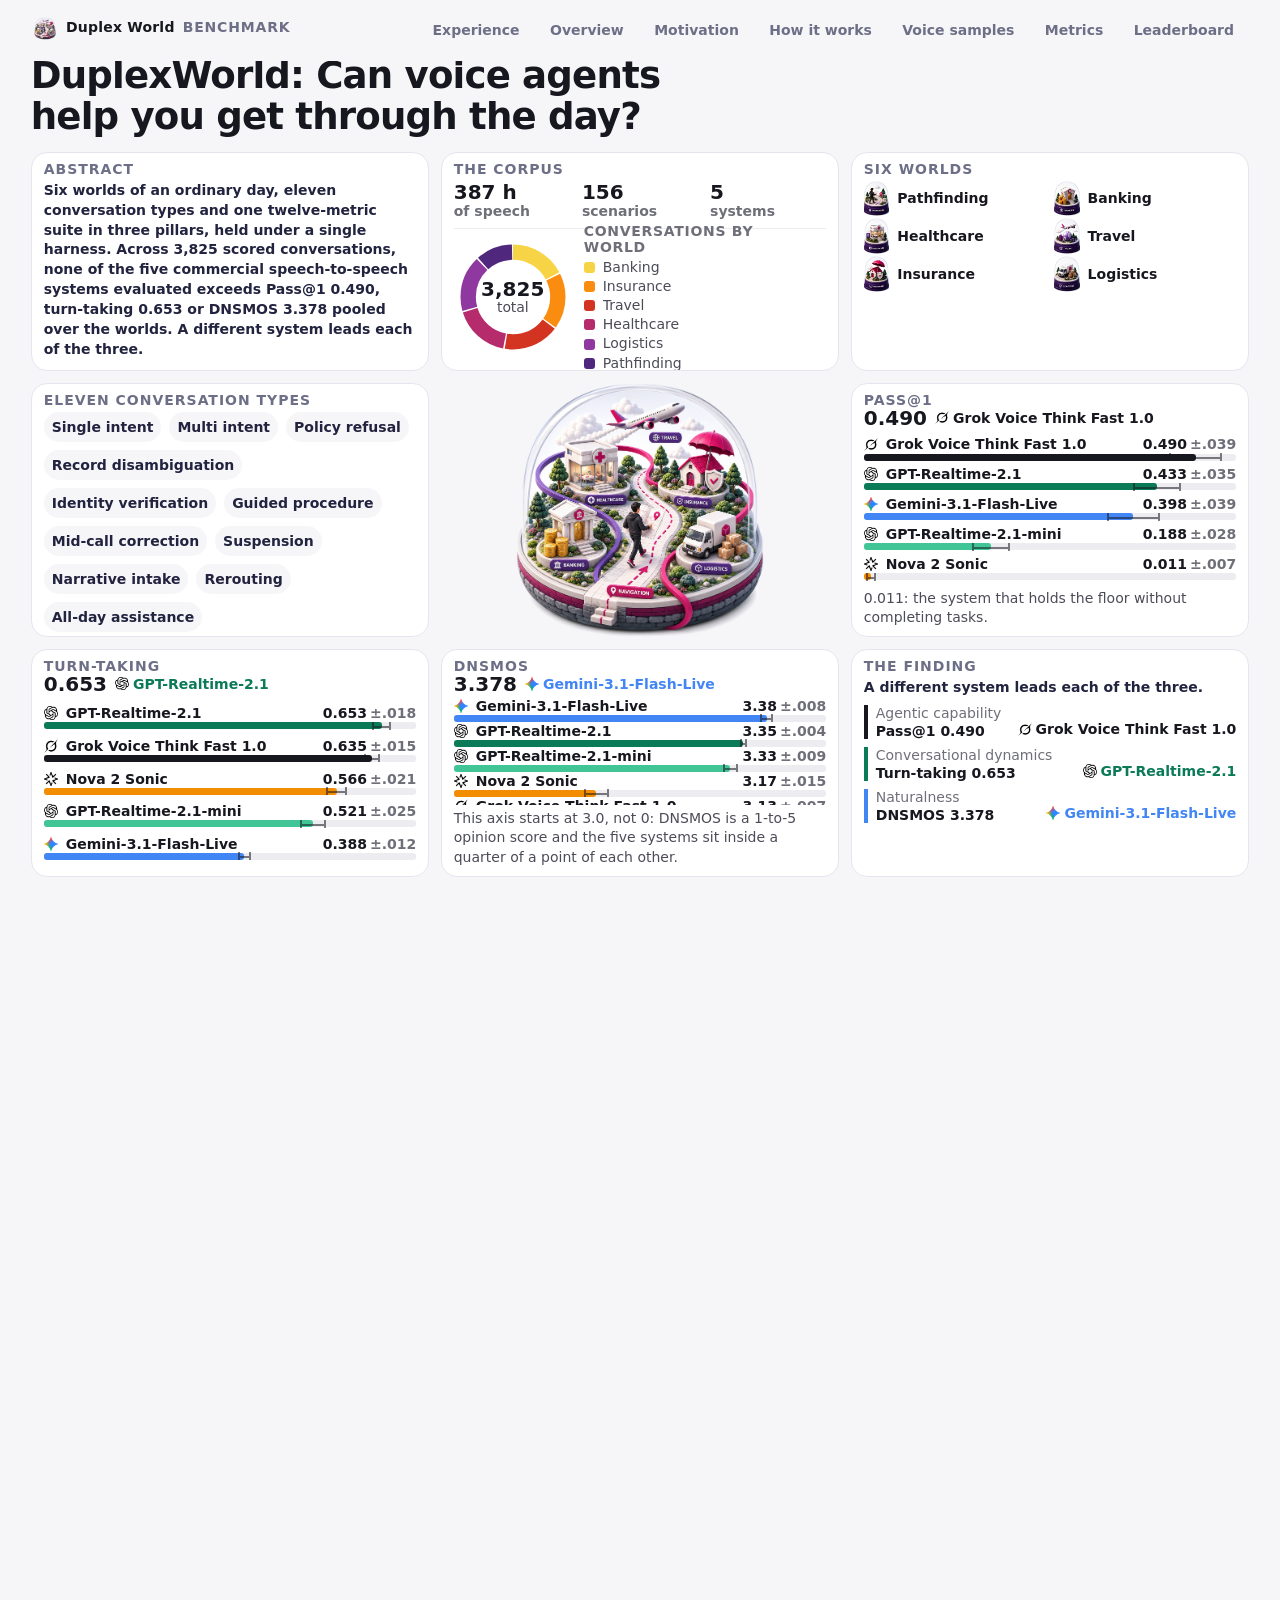
<file: overview.html>
<!doctype html>
<html lang="en" data-theme="light">
<head>
<meta charset="utf-8">
<meta name="viewport" content="width=device-width,initial-scale=1,viewport-fit=cover">
<title>Overview - DuplexWorld</title>
<meta name="description" content="DuplexWorld at a glance: the corpus, the six worlds, the eleven conversation types and the headline result on each of the three pillars.">
<!-- Inline so the browser never fires its automatic /favicon.ico request, which is a
     404 on a static server and the only broken asset the page would otherwise have. -->
<!-- The mark itself, cut from the same render the page opens on. The old inline SVG was
     a ring and a bar in the retired palette: a placeholder that read as an unfinished
     project in the one place every reader sees before the page loads. -->
<link rel="icon" href="img/favicon.svg" type="image/svg+xml">
<link rel="icon" href="img/icon-32.png" sizes="32x32" type="image/png">
<link rel="apple-touch-icon" href="img/icon-180.png">
<link rel="manifest" href="site.webmanifest">
<meta name="theme-color" content="#17171f">
<!-- Without these a shared link previews as a blank rectangle. -->
<meta property="og:type" content="website">
<meta property="og:site_name" content="DuplexWorld">
<meta property="og:title" content="DuplexWorld: Can voice agents help you get through the day?">
<meta property="og:description" content="Six worlds of an ordinary day, eleven conversation types and one twelve-metric suite in three pillars, across 3,825 scored conversations and 387 hours of speech.">
<meta property="og:image" content="img/og-card.png">
<meta property="og:image:width" content="1200">
<meta property="og:image:height" content="630">
<meta name="twitter:card" content="summary_large_image">
<meta name="twitter:title" content="DuplexWorld: Can voice agents help you get through the day?">
<meta name="twitter:description" content="Six worlds of an ordinary day, eleven conversation types and one twelve-metric suite in three pillars.">
<meta name="twitter:image" content="img/og-card.png">
<link rel="stylesheet" href="world.css">
<link rel="stylesheet" href="map.css">
<link rel="stylesheet" href="alt-split.css">
</head>
<body>

<!-- Tab lands here first. The page is a scroll flight, so a keyboard reader would
     otherwise cycle the header before reaching any content. -->
<a class="fw-skip" href="#world">Skip to the page</a>

<header class="topbar" data-nav-host>
  <a class="wordmark" href="index.html"><img class="wordmark-logo" src="img/mark-64.webp" width="22" height="22" fetchpriority="high" decoding="async" alt="">Duplex&nbsp;World <span class="sub">benchmark</span></a>
</header>

<main id="world"></main>

<!-- The walk renderer. Loaded before the flight so the map tiles can mount the moment their
     payloads land; if it is missing the flight still runs and the tiles stay as placeholders
     rather than throwing. -->
<script src="walkmap.js"></script>
<script>
window.__DW_ICONS = {
  openai: 'img/icons/openai.webp', gemini: 'img/icons/gemini.webp',
  grok: 'img/icons/grok.webp', nova: 'img/icons/nova.webp',
};
</script>
<script src="data.js"></script>
<script src="flight.js"></script>
<script>
mountFlight(document.getElementById('world'), {
  shell: 'split',
  rail: false,
  hero: { src: 'img/hero.webp', w: 1222, h: 1254 },
  logo: { src: 'img/hero.webp' },
  maps: { base: './' },
  calls: { base: './' },
  hint: 'scroll',
  opening: {
    title: 'DuplexWorld: Can voice agents help you get through the day?',
    mark: 'img/hero.webp',
    markAlt: 'The DuplexWorld mark: the six worlds under one dome',
    cells: [
      { label: 'Abstract', wide: true, text:
        'Six worlds of an ordinary day, eleven conversation types and one twelve-metric '
        + 'suite in three pillars, held under a single harness. Across 3,825 scored '
        + 'conversations, none of the five commercial speech-to-speech systems evaluated '
        + 'exceeds Pass@1 0.490, turn-taking 0.653 or DNSMOS 3.378 pooled over the worlds. '
        + 'A different system leads each of the three.' },
      // Figure 2(a)'s third panel, lifted from the submission at print resolution rather
      // than redrawn: it is a density per world and the paper does not publish the
      // durations behind it, so drawing our own would be inventing the shape.
      // The submission's own Figure 1 panel, cropped from the manuscript rather than
      // redrawn: it already carries the two totals as rings, so the stat rows that used to
      // sit above it were saying the same thing twice.
      // Conversations by world, as a ring. Six slices, five of them equal by design, so
      // there is one shape to read rather than eleven: the point is that the five
      // enterprise worlds are balanced and Pathfinding is two thirds their size.
      // Labelled directly on the arc, no legend, and the counts are stated.
      // Four figures and one shape. The labels are parallel so the row scans as a set
      // rather than as three sentences of different lengths.
      { label: 'The corpus', items: [
        ['387 h', 'of speech'], ['156', 'scenarios'], ['5', 'systems'],
      ], ring: {
        centre: '3,825', centreSub: 'total', keyHead: 'Conversations by world',
        slices: [
          ['Banking', 675], ['Insurance', 675], ['Travel', 675],
          ['Healthcare', 675], ['Logistics', 675], ['Pathfinding', 450],
        ] } },
      { label: 'Six worlds', worlds: [
        ['Pathfinding', 'img/pathfinding.webp'], ['Banking', 'img/banking.webp'],
        ['Healthcare', 'img/healthcare.webp'], ['Travel', 'img/travel.webp'],
        ['Insurance', 'img/insurance.webp'], ['Logistics', 'img/logistics.webp'],
      ] },
      { label: 'Eleven conversation types', chips: [
        'Single intent', 'Multi intent', 'Policy refusal', 'Record disambiguation',
        'Identity verification', 'Guided procedure', 'Mid-call correction',
        'Suspension', 'Narrative intake', 'Rerouting', 'All-day assistance',
      ] },
      { label: 'Pass@1', head: { v: '0.490', who: 'Grok Voice Think Fast 1.0' },
        plot: { accent: 'var(--pillar-agentic)', dp: 3, max: 0.55, rows: [
        ['Grok Voice Think Fast 1.0', 0.490, 0.039], ['GPT-Realtime-2.1', 0.433, 0.035],
        ['Gemini-3.1-Flash-Live', 0.398, 0.039], ['GPT-Realtime-2.1-mini', 0.188, 0.028],
        ['Nova 2 Sonic', 0.011, 0.007]],
        note: '0.011: the system that holds the floor without completing tasks.' } },
      { label: 'Turn-taking', head: { v: '0.653', who: 'GPT-Realtime-2.1' },
        plot: { accent: 'var(--pillar-dynamics)', dp: 3, max: 0.72, rows: [
        ['GPT-Realtime-2.1', 0.653, 0.018], ['Grok Voice Think Fast 1.0', 0.635, 0.015],
        ['Nova 2 Sonic', 0.566, 0.021], ['GPT-Realtime-2.1-mini', 0.521, 0.025],
        ['Gemini-3.1-Flash-Live', 0.388, 0.012]] } },
      { label: 'DNSMOS', head: { v: '3.378', who: 'Gemini-3.1-Flash-Live' },
        plot: { accent: 'var(--pillar-natural)', dp: 2,
          note: 'This axis starts at 3.0, not 0: DNSMOS is a 1-to-5 opinion score and the '
              + 'five systems sit inside a quarter of a point of each other.', base: 3.0, max: 3.45, rows: [
        ['Gemini-3.1-Flash-Live', 3.378, 0.008], ['GPT-Realtime-2.1', 3.350, 0.004],
        ['GPT-Realtime-2.1-mini', 3.334, 0.009], ['Nova 2 Sonic', 3.172, 0.015],
        ['Grok Voice Think Fast 1.0', 3.127, 0.007]] } },
      // The ninth cell. The grid was eight tiles in a nine-cell matrix, so the bottom
      // right corner was simply missing. It carries the sentence the three plots beside it
      // add up to - the paper's own thesis, already stated in the abstract tile - with the
      // system that holds each pillar. No new claim: the same three numbers, named.
      { label: 'The finding', text: 'A different system leads each of the three.',
        leads: [
          ['Agentic capability', 'Pass@1 0.490', 'Grok Voice Think Fast 1.0'],
          ['Conversational dynamics', 'Turn-taking 0.653', 'GPT-Realtime-2.1'],
          ['Naturalness', 'DNSMOS 3.378', 'Gemini-3.1-Flash-Live'],
        ] },
    ],
  },
  nav: [
    { label: 'Experience', href: 'index.html' },
    { label: 'Overview', href: 'index.html#overview' },
    { label: 'Motivation', href: 'motivation.html' },
    { label: 'How it works', href: 'setup.html' },
    { label: 'Voice samples', href: 'samples.html' },
    { label: 'Metrics', href: 'metrics.html' },
    { label: 'Leaderboard', href: 'leaderboard.html' },
  ],
  video: { src: 'flight.mp4', srcSmall: 'flight-small.mp4', poster: 'img/poster.webp',
    // One entry per section, in section order. A length mismatch is not a soft
    // failure: the config is rejected and the film is dropped for the page.
    stops: [103.50] },
  sections: [
    {
      id: 'out', label: 'Duplex World', stage: 'film', still: null, layout: 'hero',
      block: 'out',
      cam: { x: 0.500, y: 0.480, z: 1.02 }, scroll: 1.8, linger: 0.3,
      accent: 'var(--mag)',
    },
  ],
});
</script>
</body>
</html>
</file>
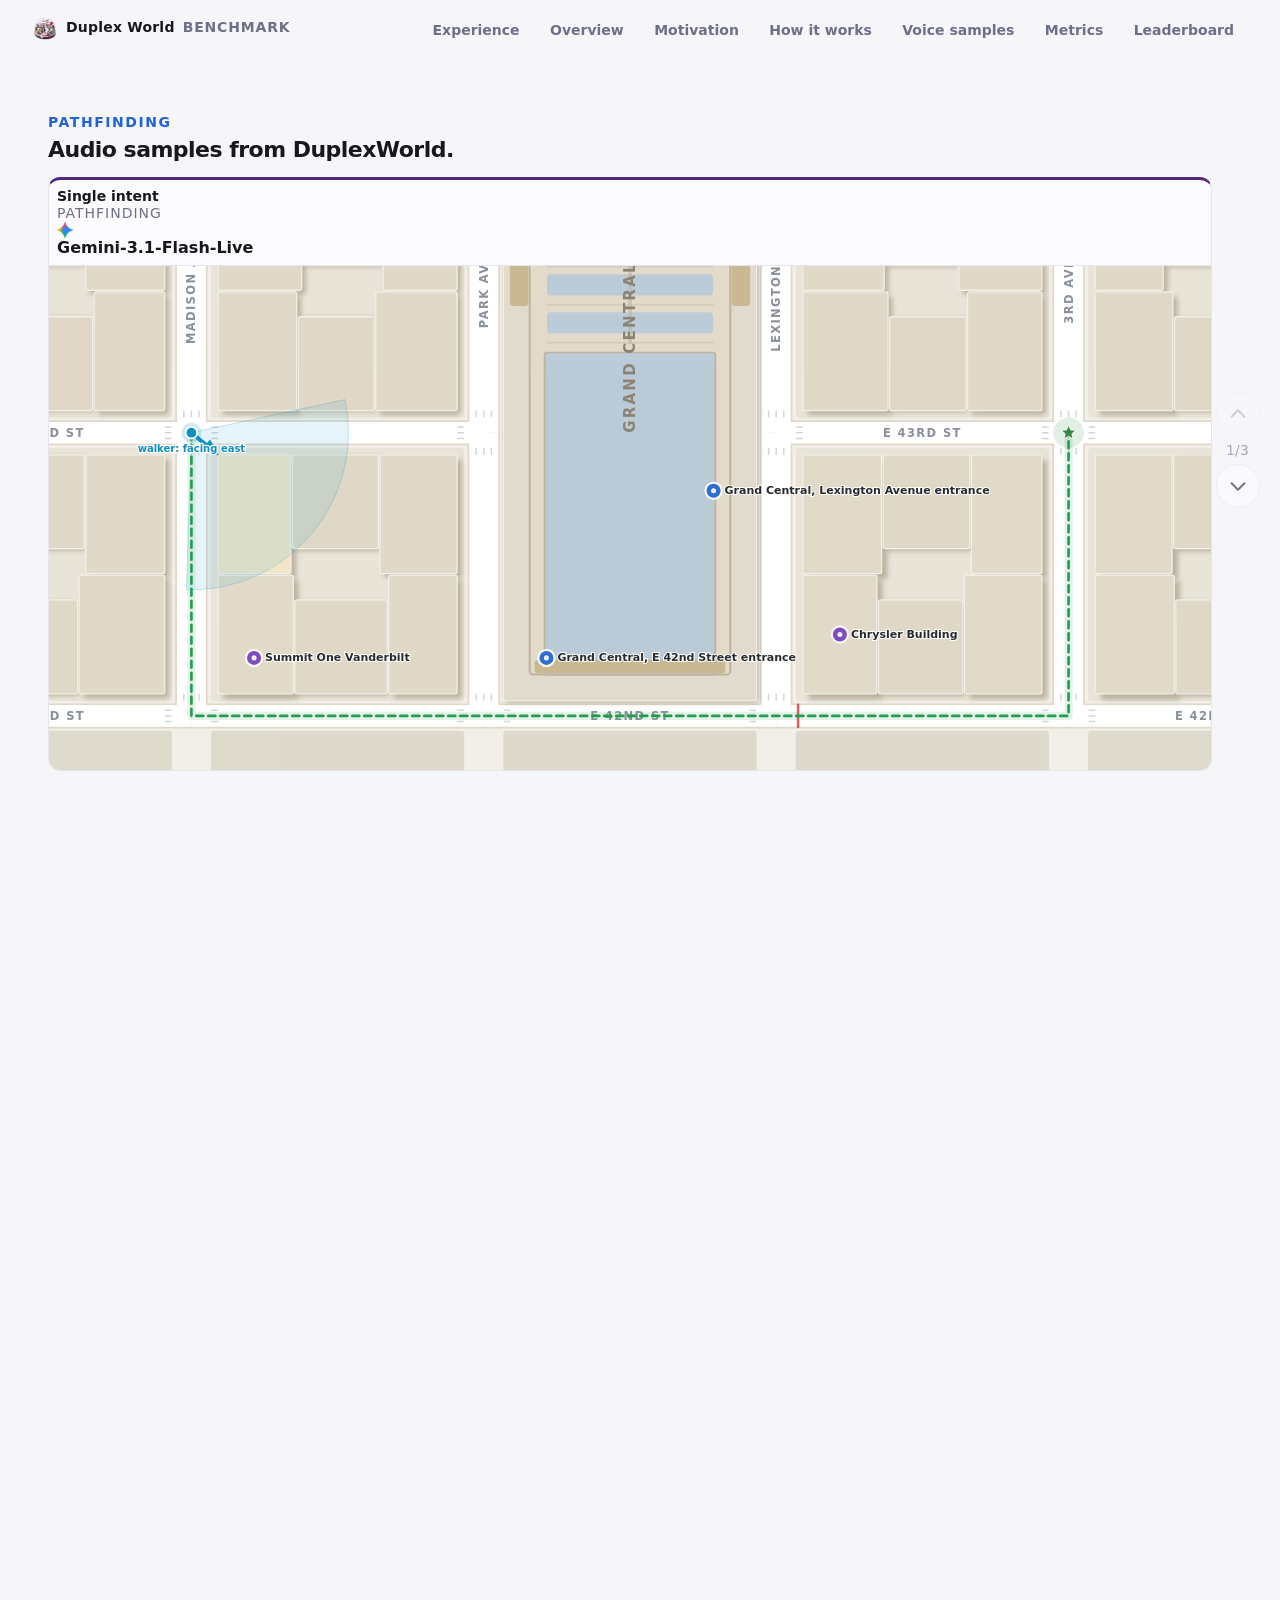
<file: samples.html>
<!doctype html>
<html lang="en" data-theme="light">
<head>
<meta charset="utf-8">
<meta name="viewport" content="width=device-width,initial-scale=1,viewport-fit=cover">
<title>Voice samples - DuplexWorld</title>
<meta name="description" content="Duplex World evaluates speech-to-speech voice agents across six worlds of an ordinary day and eleven conversation types, over 3,825 scored conversations and 387 hours of speech.">
<!-- Inline so the browser never fires its automatic /favicon.ico request, which is a
     404 on a static server and the only broken asset the page would otherwise have. -->
<!-- The mark itself, cut from the same render the page opens on. The old inline SVG was
     a ring and a bar in the retired palette: a placeholder that read as an unfinished
     project in the one place every reader sees before the page loads. -->
<link rel="icon" href="img/favicon.svg" type="image/svg+xml">
<link rel="icon" href="img/icon-32.png" sizes="32x32" type="image/png">
<link rel="apple-touch-icon" href="img/icon-180.png">
<link rel="manifest" href="site.webmanifest">
<meta name="theme-color" content="#17171f">
<!-- Without these a shared link previews as a blank rectangle. -->
<meta property="og:type" content="website">
<meta property="og:site_name" content="DuplexWorld">
<meta property="og:title" content="DuplexWorld: Can voice agents help you get through the day?">
<meta property="og:description" content="Six worlds of an ordinary day, eleven conversation types and one twelve-metric suite in three pillars, across 3,825 scored conversations and 387 hours of speech.">
<meta property="og:image" content="img/og-card.png">
<meta property="og:image:width" content="1200">
<meta property="og:image:height" content="630">
<meta name="twitter:card" content="summary_large_image">
<meta name="twitter:title" content="DuplexWorld: Can voice agents help you get through the day?">
<meta name="twitter:description" content="Six worlds of an ordinary day, eleven conversation types and one twelve-metric suite in three pillars.">
<meta name="twitter:image" content="img/og-card.png">
<link rel="stylesheet" href="world.css">
<link rel="stylesheet" href="map.css">
<link rel="stylesheet" href="alt-split.css">
</head>
<body>

<!-- Tab lands here first. The page is a scroll flight, so a keyboard reader would
     otherwise cycle the header before reaching any content. -->
<a class="fw-skip" href="#world">Skip to the page</a>

<header class="topbar" data-nav-host>
  <a class="wordmark" href="index.html"><img class="wordmark-logo" src="img/mark-64.webp" width="22" height="22" fetchpriority="high" decoding="async" alt="">Duplex&nbsp;World <span class="sub">benchmark</span></a>
</header>

<main id="world"></main>

<!-- The walk renderer. Loaded before the flight so the map tiles can mount the moment their
     payloads land; if it is missing the flight still runs and the tiles stay as placeholders
     rather than throwing. -->
<script src="walkmap.js"></script>
<script>
window.__DW_ICONS = {
  openai: 'img/icons/openai.webp', gemini: 'img/icons/gemini.webp',
  grok: 'img/icons/grok.webp', nova: 'img/icons/nova.webp',
};
</script>
<script src="data.js"></script>
<script src="flight.js"></script>
<script>
mountFlight(document.getElementById('world'), {
  shell: 'split',
  // THE OPENING. Not a stop: a block in normal flow, one viewport tall, that scrolls up
  // and off with the reader. Three by three with the mark in the middle cell. Nothing in
  // it fades and nothing in it moves - it simply leaves, the way the first screen of a
  // page should. Cells are given in reading order and the mark is inserted at index 4.


  // The dots go: a column of unlabelled marks is a slide-deck affordance, and this is a
  // page that is read by scrolling.
  rail: false,
  // The bar across the top. Each entry names a real section and spans to `to`, so the one
  // that lights is whichever range the reader is actually inside.
  hero: { src: 'img/hero.webp', w: 1222, h: 1254 },
  logo: { src: 'img/hero.webp' },
  maps: { base: './' },
  calls: { base: './' },
  // Every world, always on screen, each pointing at its own results stop - which is also
  // the moment the film is inside that world, so clicking one is a real flight to it.
  hint: 'scroll',
  nav: [
    { label: 'Experience', href: 'index.html' },
    { label: 'Overview', href: 'index.html#overview' },
    { label: 'Motivation', href: 'motivation.html' },
    { label: 'How it works', href: 'setup.html' },
    { label: 'Voice samples', href: 'samples.html' },
    { label: 'Metrics', href: 'metrics.html' },
    { label: 'Leaderboard', href: 'leaderboard.html' },
  ],
  // NO FILM ON THIS PAGE. It is one full-width band now, and a band stands the stage down -
  // the video box is 0x0 under [data-block="band"] - so the film was 39 MB fetched to be
  // painted nowhere. It also cannot be configured any more: the chain needs at least two
  // filmed sections to interpolate a camera between, and this page has one section.
  sections: [
    {
      id: 'runs', label: 'Voice samples', block: 'band', stage: 'art', still: null,
      // A clip, not a still: the walker turns from pointing at the tiles round to the
      // viewer, headphones on. Same globe, same render, so the stage keeps moving here
      // rather than freezing for one stop. Silent and looping.
      art: 'img/audio-turn.mp4',
      cam: { x: 0.500, y: 0.470, z: 1.00 }, scroll: 3.0, linger: 0.4,
      accent: 'var(--viod)',
      // ONE WORD. The eyebrow is a LABEL - it says which of three groups the reader is
      // looking at - and all three were sentences competing with the heading under them.
      // The page's own h1 is the title below, which is where the sentence belongs.
      eyebrow: 'Pathfinding',
      title: 'Audio samples from DuplexWorld.',
      // Three walks, one at a time. The first has the whole width to itself, the second
      // splits it, the third splits it again - so each recording is the subject when it
      // arrives instead of one cell in a contact sheet.
      steps: 3,
      runs: [
        // Pathfinding, the solved half. Pressing play on one of these does not just start
        // audio: the walk renderer switches to the REAL call clock and opens its two-lane
        // speech activity timeline - who held the channel, where the two talked over each
        // other, every tool call and every audio effect the harness applied. That is the
        // thing this benchmark exists to measure, so it is what the play button shows.
        // `model` is the system that actually produced each recording, read off the
        // payload's own meta.agent, and verify_paper.py asserts each one back against it.
        { map: 'clean', outcome: 'ok', type: 'Single intent', world: 'Pathfinding',
          model: 'Gemini-3.1-Flash-Live', voice: 'voice_clean.json' },
        { map: 'blocked_ok', outcome: 'ok', type: 'Rerouting', world: 'Pathfinding',
          model: 'Gemini-3.1-Flash-Live', voice: 'voice_blocked_ok.json' },
        { map: 'errand_ok', outcome: 'ok', type: 'All-day assistance', world: 'Pathfinding',
          model: 'GPT-Realtime-2.1', voice: 'voice_errand_ok.json' },
      ],
    },
    {
      // The three enterprise recordings, revealed the same way. Their own stop rather than
      // more tiles under the walks: a walk and a phone call are read differently, and a
      // grid that mixes them asks the reader to switch between the two mid-row.
      id: 'calls', label: 'Enterprise calls', block: 'band', stage: 'art', still: null,
      art: 'img/audio-turn.mp4',
      cam: { x: 0.500, y: 0.470, z: 1.00 }, scroll: 3.0, linger: 0.4, steps: 3,
      accent: 'var(--pillar-agentic)',
      eyebrow: 'Enterprise',
      runs: [
        // Turns 19-23: the charge surfaces inside the digression and the agent has to act
        // on it without over-reacting before the caller says it is not theirs.
        { call: 'bank_narr_ok', from: 19, to: 23, outcome: 'ok',
          type: 'Narrative intake', world: 'Banking', model: 'GPT-Realtime-2.1-mini',
          audio: 'audio/bank_narr_ok.opus' },
        // Turns 8-14: the code never arrives, the caller offers to read one down the line,
        // the agent refuses and steps up through the authenticator already on the account.
        { call: 'bank_ident_ok', from: 8, to: 14, outcome: 'ok',
          type: 'Identity verification', world: 'Travel', model: 'Gemini-3.1-Flash-Live',
          audio: 'audio/bank_ident_ok.opus' },
        // Turns 17-21: she leaves mid-call and the agent has to hold every confirmed fact
        // across the gap, then read the code back before writing it.
        { call: 'bank_susp_ok', from: 17, to: 21, outcome: 'ok',
          type: 'Suspension', world: 'Travel', model: 'GPT-Realtime-2.1',
          audio: 'audio/bank_susp_ok.opus' },
      ],
    },
    {
      // The pairs. Two columns, a pass and the failure of the same shape beside it.
      id: 'pairs', label: 'Pass and fail', block: 'band', stage: 'art', still: null,
      art: 'img/audio-turn.mp4',
      cam: { x: 0.500, y: 0.470, z: 1.00 }, scroll: 5.0, linger: 0.4,
      accent: 'var(--pillar-agentic)',
      eyebrow: 'Pairs',
      title: 'Nine conversation types, each one passed and failed.',
      foot: 'Best experienced with headphones.',
      cardsLede: 'One passing and one failing call for every enterprise conversation '
               + 'type. Eight of the nine pairs hold the system fixed, so what separates '
               + 'the two tiles is the run and not the vendor. Open a tile for the whole '
               + 'call: its two-lane speech activity timeline, every tool call, every '
               + 'audio effect the harness applied, and the full transcript.',
      cardsFoot: 'Nine here, eleven in the corpus: rerouting and all-day assistance arise '
               + 'only in Pathfinding, and both are on the first slide.',
      next: { kicker: 'Next', label: 'How this was scored', href: 'metrics.html' },
      tapes: [
        { key: 'si_ok', type: 'Single intent', verdict: 'ok',
          world: 'Banking', model: 'Gemini-3.1-Flash-Live',
          line: 'One request, carried to the end: verified, actioned, confirmed back.' },
        { key: 'si_bad', type: 'Single intent', verdict: 'bad',
          world: 'Banking', model: 'Nova 2 Sonic',
          line: 'The same request. The call is over in a minute and nothing was done.' },
        { key: 'mi_ok', type: 'Multi intent', verdict: 'ok',
          world: 'Travel', model: 'Gemini-3.1-Flash-Live',
          line: 'Three things asked for at once, and all three finished.' },
        { key: 'mi_bad', type: 'Multi intent', verdict: 'bad',
          world: 'Travel', model: 'Gemini-3.1-Flash-Live',
          line: 'The same three. The last one is dropped and never comes back.' },
        { key: 'pr_ok', type: 'Policy refusal', verdict: 'ok',
          world: 'Travel', model: 'GPT-Realtime-2.1',
          line: 'Asked for something it may not do, it declines and says what it can do.' },
        { key: 'pr_bad', type: 'Policy refusal', verdict: 'bad',
          world: 'Travel', model: 'GPT-Realtime-2.1',
          line: 'The same request. This time the agent ends the call itself.' },
        { key: 'rd_ok', type: 'Record disambiguation', verdict: 'ok',
          world: 'Travel', model: 'GPT-Realtime-2.1',
          line: 'Two records match what the caller said. The agent settles which one.' },
        { key: 'rd_bad', type: 'Record disambiguation', verdict: 'bad',
          world: 'Travel', model: 'GPT-Realtime-2.1',
          line: 'The same two records. It picks one and never asks.' },
        { key: 'iv_ok', type: 'Identity verification', verdict: 'ok',
          world: 'Travel', model: 'Gemini-3.1-Flash-Live',
          line: 'Authority established before anything is touched, in the right order.' },
        { key: 'iv_bad', type: 'Identity verification', verdict: 'bad',
          world: 'Travel', model: 'Gemini-3.1-Flash-Live',
          line: 'Same model, same caller. The check does not land where it has to.' },
        { key: 'gp_ok', type: 'Guided procedure', verdict: 'ok',
          world: 'Travel', model: 'Gemini-3.1-Flash-Live',
          line: 'A procedure the caller performs, one step at a time, over the phone.' },
        { key: 'gp_bad', type: 'Guided procedure', verdict: 'bad',
          world: 'Travel', model: 'Gemini-3.1-Flash-Live',
          line: 'The same steps. The caller is left holding a step that never completes.' },
        { key: 'mc_ok', type: 'Mid-call correction', verdict: 'ok',
          world: 'Travel', model: 'GPT-Realtime-2.1',
          line: 'The caller changes a detail already acted on. The change propagates.' },
        { key: 'mc_bad', type: 'Mid-call correction', verdict: 'bad',
          world: 'Travel', model: 'GPT-Realtime-2.1',
          line: 'The same correction, acknowledged out loud and not carried through.' },
        { key: 'su_ok', type: 'Suspension', verdict: 'ok',
          world: 'Banking', model: 'GPT-Realtime-2.1-mini',
          line: 'The caller breaks off mid-task and comes back. The thread survives the gap.' },
        { key: 'su_bad', type: 'Suspension', verdict: 'bad',
          world: 'Banking', model: 'GPT-Realtime-2.1-mini',
          line: 'The same break. What was already established has to be established again.' },
        { key: 'ni_ok', type: 'Narrative intake', verdict: 'ok',
          world: 'Banking', model: 'GPT-Realtime-2.1-mini',
          line: 'A long, unstructured account, reduced to the fields the case needs.' },
        { key: 'ni_bad', type: 'Narrative intake', verdict: 'bad',
          world: 'Banking', model: 'GPT-Realtime-2.1-mini',
          line: 'Same model, same task. Twenty minutes in, still collecting, and the clock ends it.' },
      ],
    },
  ],
});
</script>
</body>
</html>
</file>
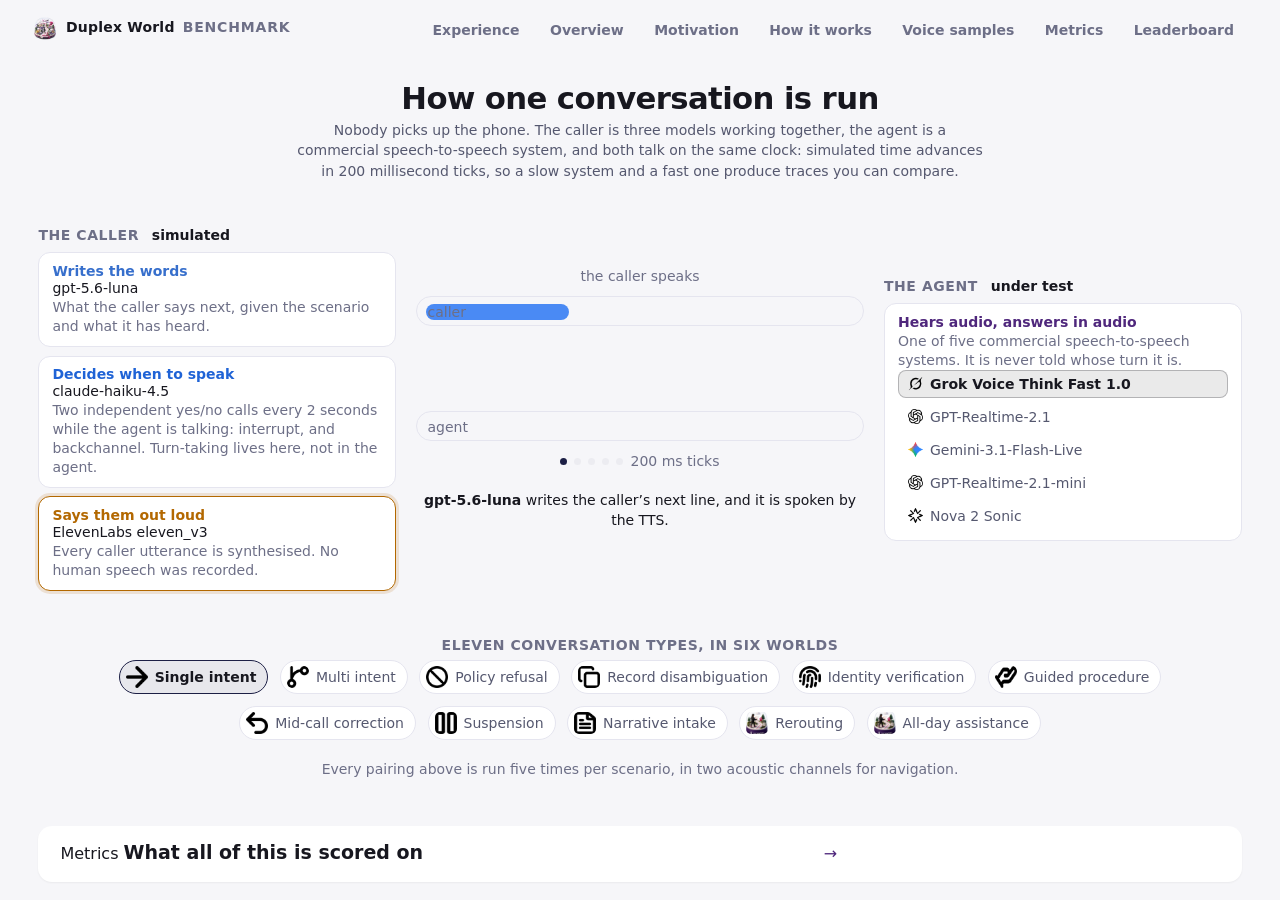
<file: system.html>
<!doctype html>
<html lang="en" data-theme="light">
<head>
<meta charset="utf-8">
<meta name="viewport" content="width=device-width,initial-scale=1,viewport-fit=cover">
<title>How a call is run - DuplexWorld</title>
<meta name="description" content="What actually happens in one DuplexWorld conversation: a simulated caller made of three models talking to a speech-to-speech agent, on a 200 millisecond clock.">
<link rel="icon" href="img/favicon.svg" type="image/svg+xml">
<link rel="icon" href="img/icon-32.png" sizes="32x32" type="image/png">
<link rel="apple-touch-icon" href="img/icon-180.png">
<link rel="manifest" href="site.webmanifest">
<meta name="theme-color" content="#17171f">
<meta property="og:type" content="website">
<meta property="og:site_name" content="DuplexWorld">
<meta property="og:title" content="How a call is run - DuplexWorld">
<meta property="og:description" content="A simulated caller made of three models, talking to a speech-to-speech agent, on a 200 millisecond clock.">
<meta property="og:image" content="img/og-card.png">
<meta name="twitter:card" content="summary_large_image">
<meta name="twitter:image" content="img/og-card.png">
<link rel="stylesheet" href="world.css">
<link rel="stylesheet" href="alt-split.css">
<style>
/* THIS PAGE ONLY.
   =====================================================================================
   One screen, no scroll, one loop. It exists because everything else on this site shows
   RESULTS, and a reader who has not read the paper has no idea what produced them - what
   "a conversation" even is here, or who is on the other end of it.

   Its own stylesheet rather than 200 lines in the shared one: nothing here is reused
   anywhere, and a diagram that is the whole page is easier to keep honest when its rules
   sit beside it. Colours and type come from the shared tokens, so it cannot drift from the
   rest of the site. */
html, body { height: 100%; }
body.fw-sys {
  margin: 0; background: var(--bg-base); color: var(--ink);
  /* No scroll, as asked. Content is sized to fit; below the breakpoint it is allowed to
     scroll rather than be cut, because a phone cannot hold this at any type size that is
     still readable. */
  overflow: hidden;
}
.sys-wrap {
  height: 100dvh; display: grid;
  /* The stage takes the slack. Everything else is sized by its content, so on a tall
     screen the diagram grows rather than floating in the middle of an empty page. */
  grid-template-rows: auto minmax(0, 1fr) auto;
  align-content: stretch;
  gap: clamp(10px, 2.4vh, 32px);
  padding: calc(var(--topbar-h, 64px) + clamp(8px, 2vh, 22px)) clamp(16px, 3vw, 40px)
           clamp(12px, 2vh, 24px);
  box-sizing: border-box;
}
.sys-head { text-align: center; }
.sys-h {
  margin: 0; font-size: clamp(21px, 2.4vw, 33px); font-weight: 780;
  letter-spacing: -0.02em; line-height: 1.08; color: var(--ink);
}
.sys-sub {
  margin: 5px auto 0; max-width: 78ch; color: var(--soft);
  font-size: clamp(14px, 1.05vw, 17px); line-height: 1.45;
}

/* ---- the loop: caller on the left, agent on the right, the channel between them */
.sys-stage {
  align-self: center;
  display: grid; grid-template-columns: 1fr minmax(220px, 1.25fr) 1fr;
  align-items: center; gap: clamp(10px, 1.6vw, 26px); min-height: 0;
}
.sys-side {
  display: flex; flex-direction: column; gap: clamp(6px, 1vh, 12px); min-width: 0;
}
.sys-side-h {
  display: flex; align-items: center; gap: 8px;
  font-size: 14px; font-weight: 700; letter-spacing: .04em; text-transform: uppercase;
  color: var(--grey);
}
.sys-side-h b { font-weight: 700; color: var(--ink); text-transform: none; letter-spacing: 0; }
.sys-box {
  border: 1px solid var(--line); border-radius: 12px; background: var(--paper);
  padding: clamp(7px, 1.1vh, 12px) 13px; position: relative;
  transition: border-color .18s ease, box-shadow .18s ease, transform .18s ease;
}
.sys-box.is-live {
  border-color: var(--role); box-shadow: 0 0 0 3px color-mix(in srgb, var(--role) 15%, transparent);
  transform: translateY(-1px);
}
.sys-role {
  font-size: 14px; font-weight: 700; color: var(--role, var(--ink)); margin-bottom: 1px;
}
.sys-model {
  font-size: 14px; color: var(--ink); font-variant-numeric: tabular-nums;
  display: flex; align-items: center; gap: 6px;
}
.sys-model img { width: 15px; height: 15px; border-radius: 3px; }
.sys-note { font-size: 14px; color: var(--grey); line-height: 1.35; margin-top: 2px; }

/* the five systems under test, one of which is lit at a time */
.sys-agents { display: flex; flex-direction: column; gap: 5px; }
.sys-agent {
  display: flex; align-items: center; gap: 7px;
  font-size: 14px; padding: 5px 9px; border-radius: 8px;
  border: 1px solid transparent; color: var(--soft);
  transition: background .2s ease, color .2s ease, border-color .2s ease;
}
.sys-agent img { width: 15px; height: 15px; border-radius: 3px; flex: none; }
.sys-agent.is-live {
  color: var(--ink); font-weight: 640;
  background: color-mix(in srgb, var(--sys-t, var(--ink)) 9%, transparent);
  border-color: color-mix(in srgb, var(--sys-t, var(--ink)) 26%, transparent);
}

/* ---- the channel */
.sys-chan { display: flex; flex-direction: column; gap: 8px; min-width: 0; }
.sys-chan-l {
  text-align: center; font-size: 14px; color: var(--grey);
  font-variant-numeric: tabular-nums;
}
.sys-wire { position: relative; height: clamp(96px, 17vh, 168px); }
.sys-lane {
  position: absolute; left: 0; right: 0; height: 30px;
  border-radius: 999px; background: var(--bg-base);
  border: 1px solid var(--line); overflow: hidden;
}
.sys-lane.is-user { top: 4px; }
.sys-lane.is-agent { bottom: 4px; }
.sys-lane-n {
  position: absolute; left: 10px; top: 0; line-height: 30px;
  font-size: 14px; color: var(--grey); z-index: 2; pointer-events: none;
}
/* One packet of speech, crossing the channel. The direction is the point: the caller's
   words are synthesised and sent, and the agent answers in audio, both at once when they
   overlap - which is what "full duplex" means and what a turn diagram cannot show. */
.sys-pkt {
  position: absolute; top: 7px; height: 16px; border-radius: 999px;
  background: var(--pkt); opacity: .95;
}
.sys-lane.is-user .sys-pkt { background: var(--pillar-dynamics); }
.sys-lane.is-agent .sys-pkt { background: var(--pillar-agentic); }
.sys-tick {
  display: flex; align-items: center; justify-content: center; gap: 7px;
  font-size: 14px; color: var(--grey);
}
.sys-tick i {
  width: 7px; height: 7px; border-radius: 50%; background: var(--grid);
  display: inline-block;
}
.sys-tick i.is-on { background: var(--ink2); }
.sys-say {
  min-height: 3.2em; text-align: center; font-size: clamp(14px, 1.05vw, 17px);
  line-height: 1.4; color: var(--ink); padding: 0 6px;
}
.sys-say b { color: var(--role, var(--ink)); }

/* ---- the strip of conversation types */
.sys-strip { display: flex; flex-direction: column; gap: 7px; }
.sys-strip-h {
  font-size: 14px; font-weight: 700; letter-spacing: .04em; text-transform: uppercase;
  color: var(--grey); text-align: center;
}
.sys-types {
  display: flex; align-items: center; justify-content: center;
  gap: clamp(5px, 0.9vw, 12px); flex-wrap: wrap;
}
.sys-type {
  display: flex; align-items: center; gap: 7px;
  padding: 5px 11px 5px 6px; border-radius: 999px;
  border: 1px solid var(--line); background: var(--paper);
  font-size: 14px; color: var(--soft);
  transition: background .25s ease, color .25s ease, border-color .25s ease;
}
.sys-type img {
  width: 22px; height: 22px; border-radius: 5px; object-fit: cover; flex: none;
}
.sys-type.is-live {
  color: var(--ink); font-weight: 640;
  border-color: var(--ink2); background: color-mix(in srgb, var(--ink2) 7%, transparent);
}
.sys-foot {
  text-align: center; font-size: 14px; color: var(--grey);
}
.sys-foot a { color: var(--viod); }

@media (max-width: 980px) {
  body.fw-sys { overflow: auto; }
  .sys-wrap { height: auto; min-height: 100dvh; }
  .sys-stage { grid-template-columns: 1fr; }
  .sys-wire { height: 96px; }
}
@media (prefers-reduced-motion: reduce) {
  /* The loop is the content, so it is not removed - it is stepped instead of swept, and
     nothing eases. A reader who cannot take motion still gets every state. */
  .sys-box, .sys-agent, .sys-type { transition: none; }
  .sys-pkt { transition: none; }
}
</style>
</head>
<body class="fw-sys">

<a class="fw-skip" href="#sys">Skip to the diagram</a>

<!-- The header is hand-written here because this page does not mount a flight, and the
     flight is what builds the bar everywhere else. That is exactly why it went stale: it
     was a COPY, so it kept a seven-item nav from an earlier structure while the real one
     moved on. It listed types.html, which is not in make_site.py's PAGES and therefore
     404s on the live site; it omitted Setup entirely; and it pinned `is-scrolled`, which
     is a scroll STATE, so this page alone rendered its bar in the scrolled style from the
     first frame. Kept in sync with the `nav:` array the six flight pages pass. -->
<header class="topbar" data-nav-host>
  <a class="wordmark" href="index.html"><img class="wordmark-logo" src="img/mark-64.webp" width="22" height="22" fetchpriority="high" decoding="async" alt="">Duplex&nbsp;World <span class="sub">benchmark</span></a>
<nav class="fw-nav" aria-label="Sections">
  <a class="fw-nav-item" href="index.html">Experience</a>
  <a class="fw-nav-item" href="index.html#overview">Overview</a>
  <a class="fw-nav-item" href="motivation.html">Motivation</a>
  <a class="fw-nav-item" href="setup.html">How it works</a>
  <a class="fw-nav-item" href="samples.html">Voice samples</a>
  <a class="fw-nav-item" href="metrics.html">Metrics</a>
  <a class="fw-nav-item" href="leaderboard.html">Leaderboard</a>
</nav>
</header>

<main id="sys" class="sys-wrap">
  <div class="sys-head">
    <h1 class="sys-h">How one conversation is run</h1>
    <p class="sys-sub">
      Nobody picks up the phone. The caller is three models working together, the agent is a
      commercial speech-to-speech system, and both talk on the same clock: simulated time
      advances in 200 millisecond ticks, so a slow system and a fast one produce traces you
      can compare.
    </p>
  </div>

  <div class="sys-stage">
    <section class="sys-side" id="sysUser">
      <div class="sys-side-h">The caller <b>&nbsp;simulated</b></div>
    </section>

    <section class="sys-chan">
      <div class="sys-chan-l" id="sysPhase">the caller speaks</div>
      <div class="sys-wire">
        <div class="sys-lane is-user"><span class="sys-lane-n">caller</span><i class="sys-pkt" id="pktU"></i></div>
        <div class="sys-lane is-agent"><span class="sys-lane-n">agent</span><i class="sys-pkt" id="pktA"></i></div>
      </div>
      <div class="sys-tick" id="sysTick"></div>
      <p class="sys-say" id="sysSay"></p>
    </section>

    <section class="sys-side" id="sysAgent">
      <div class="sys-side-h">The agent <b>&nbsp;under test</b></div>
    </section>
  </div>

  <div class="sys-strip">
    <div class="sys-strip-h">Eleven conversation types, in six worlds</div>
    <div class="sys-types" id="sysTypes"></div>
    <p class="sys-foot">
      Every pairing above is run five times per scenario, in two acoustic channels for
      navigation.
    </p>
    <a class="fw-next" href="metrics.html">
      <span class="fw-next-t">
        <span class="fw-next-note">Metrics</span>
        <strong class="fw-next-l">What all of this is scored on</strong>
      </span>
      <span class="fw-next-a" aria-hidden="true">&#8594;</span>
    </a>
  </div>
</main>

<script src="data.js"></script>
<script>
/* THE LOOP.
   =====================================================================================
   A scripted timeline rather than CSS keyframes, because the point of the diagram is the
   ORDER things happen in, and the order has a shape that keyframes cannot express: while
   the agent is speaking, the decision model is being asked "interrupt?" and "backchannel?"
   every two seconds, and those two questions are what make the caller able to cut in. A
   loop of pure animation would show two boxes trading turns, which is exactly the wrong
   picture - it is the thing the harness is built to avoid.

   Every model name and every number here is Table 6 of the paper and Section 4.2. */
(function () {
  "use strict";
  var ICONS = { openai: 'img/icons/openai.webp', gemini: 'img/icons/gemini.webp',
                grok: 'img/icons/grok.webp', nova: 'img/icons/nova.webp' };
  var el = function (t, c) { var n = document.createElement(t); if (c) n.className = c; return n; };
  var reduce = window.matchMedia('(prefers-reduced-motion: reduce)').matches;

  // ---- the caller: three models, each with one job
  var USER = [
    { id: 'sim',  role: 'Writes the words', model: 'gpt-5.6-luna',
      note: 'What the caller says next, given the scenario and what it has heard.',
      colour: 'var(--pillar-dynamics-t)' },
    { id: 'dec',  role: 'Decides when to speak', model: 'claude-haiku-4.5',
      note: 'Two independent yes/no calls every 2 seconds while the agent is talking: '
          + 'interrupt, and backchannel. Turn-taking lives here, not in the agent.',
      colour: 'var(--mk-self)' },
    { id: 'tts',  role: 'Says them out loud', model: 'ElevenLabs eleven_v3',
      note: 'Every caller utterance is synthesised. No human speech was recorded.',
      colour: 'var(--ambd)' },
  ];
  var SYSTEMS = [
    { name: 'Grok Voice Think Fast 1.0', vendor: 'grok' },
    { name: 'GPT-Realtime-2.1', vendor: 'openai' },
    { name: 'Gemini-3.1-Flash-Live', vendor: 'gemini' },
    { name: 'GPT-Realtime-2.1-mini', vendor: 'openai' },
    { name: 'Nova 2 Sonic', vendor: 'nova' },
  ];
  var SYSCOL = { grok: '#17171f', openai: 'var(--sys-gpt)',
                 gemini: 'var(--sys-gemini-t)', nova: 'var(--sys-nova-t)' };

  var uHost = document.getElementById('sysUser');
  var boxes = {};
  USER.forEach(function (u) {
    var b = el('div', 'sys-box');
    b.style.setProperty('--role', u.colour);
    var r = el('div', 'sys-role'); r.textContent = u.role;
    var m = el('div', 'sys-model'); m.textContent = u.model;
    var n = el('div', 'sys-note'); n.textContent = u.note;
    b.append(r, m, n);
    uHost.appendChild(b);
    boxes[u.id] = b;
  });

  var aHost = document.getElementById('sysAgent');
  var aBox = el('div', 'sys-box');
  aBox.style.setProperty('--role', 'var(--pillar-agentic)');
  var aRole = el('div', 'sys-role'); aRole.textContent = 'Hears audio, answers in audio';
  var aNote = el('div', 'sys-note');
  aNote.textContent = 'One of five commercial speech-to-speech systems. It is never told '
    + 'whose turn it is.';
  var aList = el('div', 'sys-agents');
  var aEls = SYSTEMS.map(function (s) {
    var row = el('div', 'sys-agent');
    row.style.setProperty('--sys-t', SYSCOL[s.vendor] || 'var(--ink)');
    var im = document.createElement('img');
    im.src = ICONS[s.vendor]; im.alt = '';
    var nm = el('span', ''); nm.textContent = s.name;
    row.append(im, nm);
    aList.appendChild(row);
    return row;
  });
  aBox.append(aRole, aNote, aList);
  aHost.appendChild(aBox);

  // ---- the tick clock. Five dots is one second of simulated time at 200 ms a tick.
  var tickHost = document.getElementById('sysTick');
  var tickLabel = el('span', ''); tickLabel.textContent = '200 ms ticks';
  var dots = [];
  for (var i = 0; i < 5; i++) { var dd = el('i', ''); dots.push(dd); tickHost.appendChild(dd); }
  tickHost.appendChild(tickLabel);

  // ---- the strip. The map first, because navigation is the world that is not a call
  // centre, then the nine shapes every enterprise world shares.
  /* All ELEVEN, because that is what the heading says. Nine are shared by the five
     enterprise worlds; the last two exist only in navigation, where the user cannot see
     the map, so they carry the map rather than a type icon. Listing ten under a heading
     that says eleven is the kind of small lie a diagram should never tell. */
  var TYPES = (window.TYPES9 || []).map(function (t) { return { name: t.name, img: t.icon }; })
    .concat([{ name: 'Rerouting', img: 'img/pathfinding.webp' },
             { name: 'All-day assistance', img: 'img/pathfinding.webp' }]);
  var tHost = document.getElementById('sysTypes');
  var tEls = TYPES.map(function (t) {
    var c = el('div', 'sys-type');
    var im = document.createElement('img');
    im.src = t.img; im.alt = ''; im.loading = 'lazy';
    var nm = el('span', ''); nm.textContent = t.name;
    c.append(im, nm);
    tHost.appendChild(c);
    return c;
  });

  var phase = document.getElementById('sysPhase');
  var say = document.getElementById('sysSay');
  var pktU = document.getElementById('pktU');
  var pktA = document.getElementById('pktA');

  function pkt(node, from, to) {
    node.style.left = from + '%';
    node.style.width = Math.max(0, to - from) + '%';
  }
  function live(id) {
    Object.keys(boxes).forEach(function (k) { boxes[k].classList.toggle('is-live', k === id); });
  }

  /* One turn of the loop, written as a script because that is what it is. Times are in
     milliseconds of wall clock; the LABELS are simulated seconds, which is the thing the
     diagram is teaching. */
  var STEPS = [
    { t: 0,    phase: 'the caller speaks',
      say: '<b>gpt-5.6-luna</b> writes the caller’s next line, and it is spoken by the TTS.',
      box: 'sim', u: [0, 0], a: [0, 0] },
    { t: 700,  box: 'tts', u: [2, 34] },
    { t: 1500, phase: 'the agent answers',
      say: 'The agent hears audio, not text. It decides what to do and answers in audio.',
      box: null, agent: true, u: [2, 34], a: [40, 78] },
    { t: 2600, phase: 'should the caller cut in?',
      say: 'Every 2 seconds while the agent talks, <b>claude-haiku-4.5</b> is asked two '
         + 'separate yes/no questions: interrupt, and backchannel.',
      box: 'dec', agent: true, a: [40, 92] },
    { t: 3600, phase: 'both at once',
      say: 'It said yes. The caller starts before the agent has finished, and for a moment '
         + 'both are speaking - which is the thing this benchmark measures.',
      box: 'tts', agent: true, u: [62, 96], a: [40, 92] },
    { t: 4900, phase: 'scored, then run again',
      say: 'The whole exchange is scored on twelve metrics, and the same scenario is run '
         + 'five times against each of the five systems.',
      box: null, u: [0, 0], a: [0, 0], nextAgent: true },
  ];

  var step = 0, typeI = 0, agentI = 0, timer = null;

  function render(s) {
    if (s.phase) phase.textContent = s.phase;
    if (s.say) say.innerHTML = s.say;
    live(s.box);
    aBox.classList.toggle('is-live', !!s.agent);
    if (s.u) pkt(pktU, s.u[0], s.u[1]);
    if (s.a) pkt(pktA, s.a[0], s.a[1]);
    aEls.forEach(function (e, k) { e.classList.toggle('is-live', k === agentI); });
    tEls.forEach(function (e, k) { e.classList.toggle('is-live', k === typeI); });
  }

  function advance() {
    var s = STEPS[step];
    render(s);
    if (s.nextAgent) {
      // A new turn of the loop is a new pairing: the next system, and the next shape of
      // conversation. Over one full cycle the reader sees the whole grid the corpus is.
      agentI = (agentI + 1) % SYSTEMS.length;
      typeI = (typeI + 1) % TYPES.length;
    }
    var next = STEPS[(step + 1) % STEPS.length];
    var wait = next.t > s.t ? next.t - s.t : 1400;
    step = (step + 1) % STEPS.length;
    timer = window.setTimeout(advance, wait);
  }

  // The packets ease across the channel; under reduced motion they simply appear where
  // they belong, which keeps every state and removes the sweep.
  if (!reduce) {
    pktU.style.transition = 'left .5s cubic-bezier(.3,.7,.3,1), width .5s cubic-bezier(.3,.7,.3,1)';
    pktA.style.transition = 'left .5s cubic-bezier(.3,.7,.3,1), width .5s cubic-bezier(.3,.7,.3,1)';
  }
  // The tick dots run continuously underneath, because the clock does not stop for turns.
  var tk = 0;
  window.setInterval(function () {
    tk = (tk + 1) % (dots.length + 1);
    dots.forEach(function (d, k) { d.classList.toggle('is-on', k < tk); });
  }, 200);

  advance();

  // A tab nobody is looking at should not run a timeline. Cheap, and it keeps a laptop
  // from spending a battery on a diagram in a background tab.
  document.addEventListener('visibilitychange', function () {
    if (document.hidden) { window.clearTimeout(timer); }
    else if (!document.hidden) { window.clearTimeout(timer); advance(); }
  });
})();
</script>
</body>
</html>
</file>
<file: world.css>
/* Duplex World flight page.

   Committed to a single LIGHT world on purpose, and the reason changed with the artwork.
   The first build had knocked-out globes on transparency, so a night vitrine was right.
   The page now plays a rendered chain shot on a plain white studio floor - measured across
   the five stops, that backdrop runs #f7f4f9 to #d6d7da - so a dark page forced a scrim over
   a bright film and turned it grey. Here the page ground IS the studio floor: the diorama
   floats in it and the copy sits below on the same surface.

   Ink and accents are sampled from the artwork's own purple base and magenta paths, then
   darkened until they hold against a light ground rather than a dark one. */

:root {
  /* --bg-base is the sheet's answer; --bg is what is actually painted.
     They differ because the film's floor is not one colour. Sampled off flight.mp4's own
     border pixels it runs #e6e5e6 at the opening, #f5f2f1 at the third stop and #fefefe at
     the close - so against any fixed value there is a visible seam somewhere, and at the
     closing stop it was 22 levels, landing exactly where the reader stops moving and looks.
     flight.js samples the live frame and eases --bg toward it, then eases back to this when
     the film is not the stage. Nothing else in this sheet may write --bg. */
  /* THE PALETTE IS THE DECK'S, not a second one invented beside it. Lifted verbatim from
     speech_sync_8.html so the page and the talk are visibly the same piece of work: five
     semantic families, each with a base, a dark that holds on light ground, a tinted
     background and a line. */
  --ink:       #17171f;
  --ink2:      #1C1F45;
  --text:      #21233F;
  --soft:      #55586F;
  --grey:      #6d6f87;
  /* Defined here so no element depends on a JS fallback for its colour. */
  --accent:    #4F277C;   /* 10.17:1 on the page ground; the green it replaced was 4.95 */
  /* Accents are now the paper's three PILLAR hues and nothing else. The magenta and
     violet that used to sit here were decoration: they encoded nothing, appeared nowhere
     in the paper, and collided with the vendor marks drawn on top of them. Every rule
     downstream keeps its old token name and simply resolves to a pillar colour.
     The agentic hue is the brand purple, the same #4F277C the art and the film already
     carry and that --world-pathfinding has always used, rather than a green that
     appeared in neither. (Deliberately unnamed here: this file ships byte-identical into
     both variants, so spelling the organisation out is a de-anonymising leak - the guard
     in make_site.py rejects the build for it, which is how this comment got reworded.) */
  --mag:       #4F277C;   --magd: #3B1C5E;  --magbg: #F0EBF6;  --magln: #D5C8E4;
  --vio:       #4285F4;   --viod: #1F63D6;  --viobg: #E9F1FE;  --violn: #C9DDFB;
  --teal:      #4F277C;   --teald: #3B1C5E; --tealbg: #F0EBF6; --tealln: #D5C8E4;
  --amb:       #F28C00;   --ambd: #B36800;  --ambbg: #FFF3E2;  --ambln: #F6D6A6;
  --red:       #C0392B;   --redbg: #FDEDEB; --redln: #F2C9C3;
  --paper:     #ffffff;
  --bg-base:   #f6f6f9;   /* the deck's surface, and near the film's own studio floor */
  --bg:        var(--bg-base);
  /* The page's own names, mapped onto the deck's. Kept so every existing rule reads the
     same and only these five lines decide what colour anything is. */
  --ink-soft:  var(--text);
  --ink-dim:   var(--grey);
  --magenta:   var(--magd);
  --line:      #E5E5EF;
  --glass:     rgba(255, 255, 255, 0.74);
  --font-ui:   ui-sans-serif, system-ui, "Segoe UI", Inter, Roboto, "Helvetica Neue", Arial, sans-serif;
  /* One scale, five steps. The page previously carried twelve distinct sizes between 11px
     and 20px, including half-pixel values, which is the tell that they were nudged one at
     a time rather than derived. --t-ctrl is deliberately off-scale: controls read better
     slightly smaller than body. */
  /* Raised from 12px. The floor on this project is 14px and this token fed the
     eyebrows, tags, rail and hint, which is most of the small type on the page.
     The scale had already collapsed to 14 nearly everywhere, so this closes the
     gap rather than opening a new step. */
  --t-micro:   14px;                        /* eyebrows, tags, rail, hint */
  --t-ctrl:    14px;                      /* buttons and links */
  --t-body:    17px;
  --t-lead:    20px;                        /* pair column titles */
  --t-display: clamp(32px, 2.6vw, 44px);    /* 38 is the widest the longest title fits */
  /* How much of the viewport the film occupies. The copy gets the rest, and because the
     two never overlap there is no scrim anywhere on this page.

     The 320px floor is not decorative: a pair panel measures 265px, so on a 1366x768
     laptop a flat 60vh left the primary CTA below the fold of a stage that is
     overflow:hidden - it vanished silently. Below about 743px tall the film yields
     instead. --film-w/--film-h are the film's REAL painted box, which the mask needs. */
  /* The classic scrollbar's width, measured and written by layout(). 100vw includes it and
     documentElement.clientWidth does not, so every width derived from raw 100vw overshot by
     15px - at 430px that put the film at x = -7 with both edges clipped by the stage. */
  --sbw:    0px;
  --vw:     calc(100vw - var(--sbw));

  /* A viewport height that does NOT move when a phone's URL bar collapses.
     -----------------------------------------------------------------------------------
     `vh` is the LARGE viewport: it is measured with the toolbar hidden and it re-evaluates
     the instant the browser changes the visible height. flight.js already refuses to relay
     out on a height-only resize ("that is just the URL bar, and relaying out on it makes
     the page jump under the reader's thumb") - but the stylesheet had no such guard, so the
     two disagreed. Measured mid-scroll on a 390px phone, at one scroll position and one
     film time: the copy column jumped 79px down and the stage grew 180px while the film
     did not move at all. That tear is the jitter.

     `svh` is the SMALL viewport, the height with the toolbar showing, and it is defined not
     to change while the toolbar animates. On any browser without a collapsing toolbar - so
     every desktop - 1svh is exactly 1vh, which is why nothing on a PC can shift. */
  --svh: 1vh;

  --film:   min(60vh, calc(100vh - 320px));
  --film-w: min(var(--vw), calc(var(--film) * 16 / 9));
  --film-h: min(var(--film), calc(var(--vw) * 9 / 16));
  color-scheme: light;
}

/* The upgrade, kept OUTSIDE :root so it cannot truncate the block. Anything older than
   Safari 15.4 or Chrome 108 skips this and keeps the 1vh fallback above, which is the
   behaviour those browsers already had. */
@supports (height: 1svh) {
  :root { --svh: 1svh; }
}

* { box-sizing: border-box; }

/* Smooth applies to reader-initiated jumps (a rail dot, an anchor). Every programmatic
   write in flight.js passes behavior:'instant' explicitly, because a two-argument scrollTo
   resolves to THIS value and would animate the autoplay accumulator instead of setting it.
   The single copy of the narrow-rail rule now lives with the rail, further down. */
html { scroll-behavior: smooth; }

@media (prefers-reduced-motion: reduce) { html { scroll-behavior: auto; } }

/* The bar is FIXED, and nothing reserved its height. So an anchor jump, a find-in-page
   match, a tab landing and the browser's own scroll restoration all put their target
   underneath it: 64px lost on a laptop, 79px on a phone, where the nav takes a second
   row. Measured, it cut a world heading in half on results.html and put the first table
   row behind the nav on leaderboard.html, which alone has 21 in-page anchors.

   One reservation, tracked to the two heights the bar actually has, so a jump can never
   land behind it. This is a keyboard fix as much as a phone one: focus scrolling obeys
   the same property. */
:root { --topbar-h: 64px; }
html { scroll-padding-top: calc(var(--topbar-h) + 12px); }
/* Below 1041 the bar wraps to two rows: wordmark, then the section nav. */
@media (max-width: 1040px) { :root { --topbar-h: 80px; } }

body {
  margin: 0;
  background: var(--bg);
  color: var(--ink);
  font-family: var(--font-ui);
  -webkit-font-smoothing: antialiased;
  overflow-x: hidden;
}

/* ------------------------------------------------------------------ topbar */

.topbar {
  position: fixed;
  inset: 0 0 auto 0;
  z-index: 40;
  display: flex;
  align-items: center;
  gap: 16px;
  padding: 14px clamp(16px, 3vw, 34px);
  pointer-events: none;
  /* A ground of its own. The bar was fully transparent, so everything that scrolled
     underneath printed straight through the nav: on a phone the author names and the
     wordmark occupied the same pixels.
     Now OPAQUE rather than 78% translucent. A band panel taller than the viewport travels
     through its band - that is what makes its tail reachable - so its heading necessarily
     passes behind this bar on the way up. Measured: the at-a-glance heading reaches -12px
     and four of the results headings reach between 7px and 61px against a 64px bar. At 78%
     they ghosted through it half-legible, which reads as content dissolving rather than as
     content scrolling past. Solid, it simply goes behind the bar, which is what a fixed
     header is for. The blur stays for the rounded ends. */
  background: var(--bg-base);
  -webkit-backdrop-filter: saturate(1.6) blur(14px);
  backdrop-filter: saturate(1.6) blur(14px);
  border-bottom: 1px solid transparent;
  transition: border-color .2s ease;
}
/* Only once something has actually gone under it. */
.is-scrolled .topbar { border-bottom-color: var(--grid); }
@supports not (backdrop-filter: blur(2px)) {
  .topbar { background: var(--bg-base); }
}
.topbar > * { pointer-events: auto; }

/* Below the phone breakpoint there is not room for the wordmark and three pills on one
   line: the bar grew to 98px, wrapped one label onto three lines, cut another at the right
   edge and then covered 40 per cent of the film. The secondary links stand down; both
   destinations are still reachable from the closing panel. */
@media (max-width: 900px) {
  .topbar { gap: 8px; padding: 8px 12px; }
  .topbar .linkbtn:not(:last-child) { display: none; }
  .wordmark .sub { display: none; }
}

.wordmark {
  display: flex;
  align-items: baseline;
  gap: 8px;
  font-weight: 700;
  letter-spacing: 0.015em;
  font-size: 14px;
}
.wordmark .dot {
  width: 9px; height: 9px; border-radius: 50%;
  background: var(--magenta);
  box-shadow: 0 0 0 4px rgba(11, 122, 86, 0.16);
  align-self: center;
}
.wordmark .sub {
  color: var(--ink-dim);
  font-weight: 600;
  font-size: var(--t-micro);
  letter-spacing: 0.06em;
  text-transform: uppercase;
}
.topbar .spacer { flex: 1; }

.linkbtn {
  display: inline-flex; align-items: center; gap: 8px;
  font: inherit; font-size: var(--t-ctrl); font-weight: 600;
  color: var(--ink-soft);
  text-decoration: none;
  padding: 8px 12px;
  border: 1px solid var(--line);
  border-radius: 999px;
  background: var(--glass);
  transition: color .18s, border-color .18s, background .18s;
}
.linkbtn:hover { color: var(--ink); border-color: rgba(11, 122, 86, .5); background: #fff; }
.linkbtn:focus-visible { outline: 2px solid var(--magenta); outline-offset: 2px; }

/* ------------------------------------------------------------------- stage */

.fw-stage {
  position: fixed;
  inset: 0;
  overflow: hidden;
  z-index: 1;
  /* The copy band is floor in slight shadow, so the film above it reads as lit. */
  background: var(--bg);
}

/* Only reachable in the computed-camera fallback, where there is no film to sit on. */
.fw-sky {
  position: absolute; inset: -10%;
  /* It is decoration spanning the whole stage, so it must never take a click. On the served
     page it is display:none and this never mattered; in the single-file export it is live,
     and it was swallowing hit-testing across the entire viewport. */
  pointer-events: none;
  background:
    radial-gradient(58% 48% at 22% 18%, rgba(99, 47, 128, 0.10), transparent 62%),
    radial-gradient(52% 44% at 82% 74%, rgba(11, 122, 86, 0.08), transparent 60%);
}

.fw-hero {
  position: absolute;
  top: 0; left: 0;
  transform-origin: 0 0;
  will-change: transform, filter;
  user-select: none;
  -webkit-user-drag: none;
}

/* The rendered flight, held in the upper band rather than full-bleed.

   Measured on the real frames, there is no reliably empty region inside this film: at the
   healthcare+travel stop it is 81 percent ink with ZERO empty columns across the lower half.
   So no amount of clever text placement avoids collision while the film fills the viewport -
   the film has to stop filling it. */
.fw-video {
  position: absolute;
  top: 0; left: 50%;
  transform: translateX(-50%);
  width: var(--film-w);
  height: var(--film-h);
  /* `contain`, not `cover`: cover was discarding 48 percent of a 16:9 frame in a 3.4:1
     band and beheading the dome at the opening stop. The element is now itself 16:9, so
     nothing is letterboxed and the mask below lands on the film's true edges. */
  object-fit: contain;
  object-position: 50% 50%;
  /* `left` is in the list because the split shell moves it when --left changes: transitioned
     width but not position, the film eased its size while teleporting sideways, and at the
     table stops it stepped partly off the viewport edge for a frame. */
  transition: height .55s cubic-bezier(.3,.7,.3,1),
              width .55s cubic-bezier(.3,.7,.3,1),
              left .55s cubic-bezier(.3,.7,.3,1);
  z-index: 2;
  pointer-events: none;
  /* All four edges dissolve into the page. The studio tone drifts between stops (#f7f4f9
     to #d6d7da measured), so a feather beats colour-matching: whatever grey a frame ends
     on, no rectangle edge is visible.

     The numbers are measured against the frames: the tightest side margin is the umbrella
     globe at 13.4 percent in, so 76px clears it; the dome reaches 1.8 percent from the
     top at the opening stop, so the top ramp has to stay under 26px; 64px at the bottom
     dissolves the contact shadows but leaves the globe bases solid, which is what sells
     them as standing on the floor.

     Those px values are CLAMPED against the film's own box, because the film is not one
     size: fitFilm gives each stop its own, anywhere from 22vh to 74vh, and the split shell
     scales it a further 1.14x. At the small end a flat 64px bottom ramp was swallowing over
     a third of the frame. The clamps hold the measured values wherever there is room and
     shrink proportionally where there is not.

     Widened once the page floor started tracking the film (see --bg-base). The two work
     together: the ground removes most of the step, and a longer feather puts whatever is
     left inside a gradient instead of on an edge, where a two-level difference is invisible
     rather than a visible rectangle. */
  --ramp-t: clamp(26px, calc(var(--film-h) * 0.095), 44px);
  --ramp-b: clamp(34px, calc(var(--film-h) * 0.125), 92px);
  --ramp-x: clamp(64px, calc(var(--film-w) * 0.14), 150px);
  -webkit-mask-image:
    linear-gradient(to bottom, transparent 0, #000 var(--ramp-t), #000 calc(100% - var(--ramp-b)), transparent 100%),
    linear-gradient(to right, transparent 0, #000 var(--ramp-x), #000 calc(100% - var(--ramp-x)), transparent 100%);
  -webkit-mask-composite: source-in;
  -webkit-mask-repeat: no-repeat;
  mask-image:
    linear-gradient(to bottom, transparent 0, #000 var(--ramp-t), #000 calc(100% - var(--ramp-b)), transparent 100%),
    linear-gradient(to right, transparent 0, #000 var(--ramp-x), #000 calc(100% - var(--ramp-x)), transparent 100%);
  mask-composite: intersect;
  mask-repeat: no-repeat;
}

/* The decoder gave up. Retire the element outright rather than leave a dead poster sitting
   over the computed-camera fallback that has just taken its place. */
/* The freeze frame held over the film while the streamed source is swapped for the Blob.
   It carries .fw-video so it lands in exactly the film's box, and it must NOT inherit the
   film's size transition: it lives for two frames and would animate in from nothing. */
.fw-video-shot { transition: none !important; }
.fw-video-dead .fw-video { display: none; }
.fw-has-video .fw-hero,
.fw-has-video .fw-sky { display: none; }
/* paintCopy stops updating the floating tiles once the film decodes, but nothing was ever
   hiding them: any config carrying both `still` and `video` would freeze every globe at its
   last computed opacity, stacked centre-screen on top of the film. */
.fw-has-video .fw-tile { display: none; }

/* Both retired by the light treatment: they existed to rescue white text off a bright
   backdrop, and nothing is layered over anything any more. Kept as nodes so the engine can
   go on writing opacity to them without a null check. */
.fw-veil, .fw-scrim { display: none; }

.fw-tile {
  z-index: 4;
  position: absolute;
  left: 50%; top: calc(var(--film-h) * 0.5);
  height: min(44vh, 360px);
  width: auto;
  transform: translate3d(-50%, -50%, 0);
  filter: drop-shadow(0 22px 40px rgba(14, 16, 41, 0.22));
  will-change: transform, opacity;
  user-select: none;
  -webkit-user-drag: none;
}

/* The stop announcer. A live region has to be in the accessibility tree and out of the
   visual one, and display:none or visibility:hidden would take it out of both. */
.fw-sr {
  position: absolute;
  width: 1px; height: 1px;
  margin: -1px; padding: 0; border: 0;
  overflow: hidden;
  clip-path: inset(50%);
  white-space: nowrap;
}

/* Inline vendor marks carry no width/height attributes, so without a rule they fall back to
   the SVG default of 300x150 and blow the layout apart. This is the floor that stops that
   happening no matter which sheet matched.

   Written as a bare `svg` under the mark wrappers rather than one selector per block. The
   list form has now failed twice - each new block that prints a vendor mark was a new
   selector somebody had to remember, and both times the symptom was a 300px logo wedged
   through a table. Anything that mounts a mark inherits the floor. */
.fw-col-model svg,
.fw-case-model svg,
.fw-bar-name svg,
.fw-m-sysin svg { width: 1em; height: 1em; flex: none; display: block; }
/* The vendors' real marks. Same 1em floor as the drawn ones they replaced, and the same
   reason: an <img> with no width in a table cell takes its intrinsic size. */
.fw-vmark { width: 1em; height: 1em; flex: none; display: block; object-fit: contain; }
.fw-col-mk .fw-vmark, .fw-open-nm .fw-vmark { width: 14px; height: 14px; }

/* --------------------------------------------------------------- autoplay */

.fw-auto {
  position: absolute;
  left: clamp(16px, 3vw, 34px);
  bottom: clamp(16px, 3vh, 30px);
  z-index: 9;
  display: inline-flex;
  align-items: center;
  gap: 8px;
  padding: 8px 16px 8px 12px;
  border: 1px solid var(--line);
  border-radius: 999px;
  background: rgba(255, 255, 255, 0.78);
  color: var(--ink-soft);
  font: inherit;
  font-size: var(--t-micro);
  font-weight: 600;
  letter-spacing: .06em;
  text-transform: uppercase;
  cursor: pointer;
  transition: color .18s, border-color .18s, background .18s;
}
.fw-auto:hover { color: var(--ink); border-color: rgba(14, 16, 41, .3); background: #fff; }
.fw-auto:focus-visible { outline: 2px solid var(--magenta); outline-offset: 3px; }
.fw-auto.is-on { color: var(--ink); border-color: var(--magenta); }

/* A triangle that becomes two bars, drawn in borders so there is no icon font and no SVG
   to keep in sync with the palette. */
.fw-auto-icon {
  width: 0; height: 0;
  border-style: solid;
  border-width: 5px 0 5px 8px;
  border-color: transparent transparent transparent currentColor;
  transition: border-width .18s, width .18s, height .18s;
}
.fw-auto.is-on .fw-auto-icon {
  width: 8px; height: 10px;
  border-width: 0 0 0 8px;
  border-left-color: currentColor;
  box-shadow: inset 3px 0 0 rgba(255, 255, 255, .001);
  background:
    linear-gradient(currentColor, currentColor) left / 3px 100% no-repeat,
    linear-gradient(currentColor, currentColor) right / 3px 100% no-repeat;
  border-left-width: 0;
}

@media (prefers-reduced-motion: reduce) {
  .fw-auto-icon { transition: none; }
  /* The transcript highlights tween so a turn change does not snap. A reader who has asked
     for less motion wants the state, not the tween: the class still lands, it just lands
     instantly. The JS follow-scroll makes the same choice off the same query. */
  .fw-turn, .fw-turn.is-now,
  .fw-tp-turn, .fw-tp-turn.is-now { transition: none; }
}

/* ------------------------------------------------------------- world index */

/* The six worlds, always present. Vertical on the right, where the stacked shell leaves a
   clear margin: the film is a centred 16:9 box and the copy is bound to its width, so this column never has to fight either of them. */ .fw-globes{
  position: absolute;
  right: clamp(10px, 1.6vw, 26px);
  top: 50%;
  transform: translateY(-50%);
  z-index: 8;
  display: flex;
  flex-direction: column;
  gap: clamp(2px, 0.8vh, 10px);
}

.fw-globe {
  display: flex;
  flex-direction: column;
  align-items: center;
  gap: 2.0px;
  background: none;
  border: 0;
  padding: 4px 2.0px;
  cursor: pointer;
  font: inherit;
  transition: transform .3s;
}
/* Dimmed and desaturated until the flight reaches it. Greyed-out reads as "not yet", which
   is exactly the state, and it keeps the lit pair unmistakable.

   The fade is on the CHILDREN, never on the button. `opacity` composites the element's own
   outline too, so with .55 on the button the focus ring computed to 2.6:1 against the page -
   under the 3:1 that WCAG 2.2 SC 1.4.11 requires of a non-text indicator. */
.fw-globe img { opacity: 1; filter: none; transition: opacity .3s, filter .3s; }
/* .82, not .5. At .5 this measured 2.08:1 - less than half the AA minimum - on the page's
   only wayfinding for the six worlds. */
.fw-globe .fw-globe-label { opacity: 1; transition: opacity .3s, color .3s; }
.fw-globe img {
  width: clamp(30px, 3.4vw, 52px);
  height: auto;
  display: block;
}
/* Named all the way down, not only on hover. The strip is the page's answer to "six
   worlds", and an unlabelled thumbnail of a snow globe does not say Insurance. */
.fw-globe-label {
  font-size: 14px;
  font-weight: 600;
  letter-spacing: .04em;
  text-transform: uppercase;
  color: var(--ink-dim);
  white-space: nowrap;
}
.fw-globe:hover img { opacity: 1; filter: saturate(1.1); }
.fw-globe:hover .fw-globe-label { opacity: 1; filter: none; }
.fw-globe.is-on { transform: scale(1.14); }
.fw-globe.is-on img { opacity: 1; filter: none; }
.fw-globe.is-on .fw-globe-label { opacity: 1; filter: none; color: var(--ink); }
.fw-globe:focus-visible { outline: 2px solid var(--magenta); outline-offset: 2px; border-radius: 8px; }

@media (prefers-reduced-motion: reduce) {
  .fw-globe, .fw-globe img, .fw-globe .fw-globe-label { transition: none; }
}

/* -------------------------------------------------------------------- copy */

/* Below the film, never over it. This is the whole fix for the overlap: the two own
   separate bands of the viewport and cannot collide at any scroll position. */
.fw-copy {
  position: absolute;
  left: 50%;
  top: var(--film-h);
  bottom: 0;
  transform: translateX(-50%);
  /* Bound to the film's width so the two share an outer edge - the page gets a spine,
     and the pair columns drop from a 79-character measure to about 51.
     FLOORED at 680px, and that floor is load-bearing rather than cosmetic. Without it the
     two sizes chase each other: a tall panel shrinks the film, the narrower film narrows
     this band, the narrower band rewraps the panel taller, and fitFilm's three passes
     converge on a degenerate state - measured at 1920 wide, the results panel reached
     1425px and drove the film down to its 22vh floor. The floor breaks the loop. */
  width: min(calc(var(--vw) - clamp(32px, 8vw, 140px)), max(var(--film-w), 680px));
  z-index: 6;
  display: grid;
  align-items: start;
  padding: clamp(16px, 2.6vh, 28px) 0 clamp(14px, 2vh, 24px);
  /* At high zoom the band can still lose the race. Scrolling it is a far better
     failure than the stage silently clipping the primary CTA. */
  overflow-y: auto;
  /* Chaining, not containment. If this band ever does overflow, containment stops the
     leftover wheel reaching the page, so the flight freezes and the wheel reads as broken.
     Chaining degrades instead: the band takes its slack, then the page carries on. */
  overscroll-behavior: auto;
  overflow-x: hidden;
  /* No visible bar. This is a safety net for the rare overflow, not a scroller anyone is
     meant to drive, and a 15px gutter reserved for 6px of overflow reads as a second
     scrollbar on a page whose whole mechanic is the page's own. */
  scrollbar-width: none;
  /* The panels inside decide their own layout from THIS width, not the viewport's. On the
     split shell the band is roughly half the window, so a viewport media query is the wrong
     instrument: it would set a two-column results panel inside a 615px column. */
  container-type: inline-size;
}
.fw-copy::-webkit-scrollbar { width: 0; height: 0; }

.fw-panel {
  grid-area: 1 / 1;
  align-self: start;
  width: 100%;
  will-change: transform, opacity;
}

/* Opening and closing statements are centred and narrow; the pair stops are not, because
   two columns under two globes want the full band. */
.fw-panel-hero {
  text-align: center;
  justify-self: center;
  max-width: 780px;
}
/* The opening statement is a lede, not body copy: set a step larger and on a wider measure.
   At the shared 52ch it broke into six short centred lines, which is the one place ragged
   symmetry looks like an accident rather than a choice. */
.fw-panel-hero .fw-body {
  margin-inline: auto;
  font-size: 17px;
  line-height: 1.52;
  max-width: min(68ch, 100%);
  color: var(--ink-soft);
  text-wrap: pretty;
}
.fw-panel-hero .fw-tags,
.fw-panel-hero .fw-cta { justify-content: center; }

.fw-eyebrow {
  font-size: var(--t-micro);
  font-weight: 700;
  letter-spacing: 0.11em;
  text-transform: uppercase;
  color: var(--accent);
  margin-bottom: 8px;
}
.fw-title {
  margin: 0 0 8px;
  font-size: var(--t-display);
  line-height: 1.06;
  letter-spacing: -0.024em;
  font-weight: 700;
  text-wrap: balance;
  color: var(--ink);
}
.fw-body {
  margin: 0;
  font-size: var(--t-body);
  line-height: 1.58;
  color: var(--ink-soft);
  max-width: 52ch;
}
.fw-note {
  margin: 8px 0 0;
  font-size: 14px;
  line-height: 1.55;
  color: var(--ink-dim);
  border-left: 2px solid var(--line);
  padding-left: 12px;
  max-width: 46ch;
}

/* ------------------------------------------------------------- paired copy */

.fw-pair {
  display: grid;
  grid-template-columns: 1fr 1fr;
  gap: clamp(20px, 3vw, 44px);
  margin-top: 12px;
}
.fw-col-eyebrow {
  font-size: var(--t-micro);
  font-weight: 700;
  letter-spacing: 0.11em;
  text-transform: uppercase;
  color: var(--accent);
  margin-bottom: 8px;
}
.fw-col-title {
  margin: 0 0 8px;
  font-size: var(--t-lead);
  line-height: 1.22;
  letter-spacing: -0.012em;
  font-weight: 600;
  text-wrap: balance;
  color: var(--ink);
}
.fw-col-model {
  display: inline-flex;
  align-items: center;
  gap: 8px;
  margin: 0 0 8px;
  padding: 3.0px 8px 3.0px 8px;
  border: 1px solid var(--line);
  border-radius: 999px;
  font-size: 14px;
  font-weight: 600;
  letter-spacing: .01em;
  color: var(--ink-soft);
  background: rgba(255, 255, 255, 0.55);
  font-variant-numeric: tabular-nums;
}
.fw-col-model svg { width: 12px; height: 12px; flex: none; }
/* A column with no run says so in the same slot, rather than leaving a gap that would read
   as an oversight. Dashed mark, dimmed, so it cannot be mistaken for a result. */
.fw-col-model.is-none { color: var(--ink-dim); border-style: dashed; background: none; }

/* The leading system and the figure it leads on, on one line. Naming a model without the
   number it earned is exactly the loose framing this page exists to correct, so the two
   are bound into a single row that cannot be set without both. */
.fw-col-line {
  display: flex;
  align-items: center;
  flex-wrap: wrap;
  gap: 8px 8px;
  margin: 0 0 8px;
}
.fw-col-line .fw-col-model { margin: 0; }
.fw-col-stat { display: flex; align-items: baseline; gap: 4px; }
.fw-col-stat strong {
  font-size: 14px;
  font-weight: 700;
  color: var(--ink);
  font-variant-numeric: tabular-nums;
  letter-spacing: -0.01em;
}
.fw-col-stat span {
  font-size: 14px;
  font-weight: 600;
  letter-spacing: .07em;
  text-transform: uppercase;
  color: var(--ink-dim);
}

.fw-col-body {
  margin: 0;
  font-size: 14px;
  line-height: 1.55;
  color: var(--ink-soft);
  /* Measured at 1920 this column ran to 84 characters a line with no cap at all, against
     the 45-75 that reads comfortably. The cap binds only on wide screens. */
  max-width: 62ch;
}

/* ------------------------------------------------------------------- cases */

/* The grid holds runs from one world only, so it has to say which - otherwise six
   Pathfinding walks sit under a heading naming two worlds and read as evidence for both. */
.fw-cases-label {
  margin: 16px 0 0;
  font-size: 14px;
  font-weight: 700;
  letter-spacing: .1em;
  text-transform: uppercase;
  color: var(--ink-dim);
}
.fw-cases-label + .fw-cases { margin-top: 8px; }

.fw-cases {
  display: grid;
  grid-template-columns: repeat(3, 1fr);
  gap: 8px;
  margin-top: 16px;
}

.fw-case {
  border: 1px solid var(--line);
  border-radius: 12px;
  padding: 12px 12px 12px;
  background: rgba(255, 255, 255, 0.62);
  /* Every card is in the DOM from the start and revealed by step, so nothing loads or
     reflows mid-scroll and the grid never jumps. */
  opacity: 0;
  transform: translateY(10px);
  transition: opacity .45s, transform .45s;
  grid-column: span 1;
  min-width: 0;
}
/* A pass card carries a magenta edge, a fail card a grey one. The colour is doing the same
   job as the word next to it, never on its own. */
.fw-case.is-ok  { border-left: 3px solid var(--magenta); }
.fw-case.is-bad { border-left: 3px solid var(--ink-dim); }

/* Step 0 - the base case alone, full width. It is the control, and it should be read before
   anything is compared to it. */
[data-step="0"] .fw-case.is-ok[data-at="0"] { opacity: 1; transform: none; grid-column: span 3; }
/* Step 1 - it contracts to a third and the roadblocked run arrives beside it. */
[data-step="1"] .fw-case.is-ok[data-at="0"],
[data-step="1"] .fw-case.is-ok[data-at="1"] { opacity: 1; transform: none; }
/* Step 2 - all three conditions, still only the runs that worked. */
[data-step="2"] .fw-case.is-ok[data-at="0"],
[data-step="2"] .fw-case.is-ok[data-at="1"],
[data-step="2"] .fw-case.is-ok[data-at="2"] { opacity: 1; transform: none; }
/* Step 3 - the failures drop in underneath, so each column is the same job done both ways. */
[data-step="3"] .fw-case { opacity: 1; transform: none; }

.fw-case-head {
  display: flex; align-items: baseline; justify-content: space-between; gap: 8px;
  margin-bottom: 8px;
}
.fw-case-cond {
  font-size: 14px; font-weight: 700; letter-spacing: -0.005em; color: var(--ink);
}
.fw-case-verdict {
  font-size: 14px; font-weight: 700; letter-spacing: .1em; text-transform: uppercase;
  color: var(--ink-dim); white-space: nowrap;
}
.fw-case.is-ok .fw-case-verdict { color: var(--magenta); }

.fw-case-model {
  display: inline-flex; align-items: center; gap: 4px;
  font-size: 14px; font-weight: 600; color: var(--ink-soft);
  margin-bottom: 8px;
}
.fw-case-model svg { width: 11px; height: 11px; flex: none; }

/* A fixed two-up grid, not a wrapping flex row. Wrapping meant the second figure sat beside
   the first on one card and under it on the next, purely on label length, so three cards
   meant to be read against each other had their numbers on three different baselines. */
.fw-case-nums { display: grid; grid-template-columns: 1fr 1fr; gap: 8px 8px; }
.fw-case-num { display: flex; flex-direction: column; gap: 1.0px; min-width: 0; }
.fw-case-num strong {
  font-size: 14px; font-weight: 700; color: var(--ink);
  font-variant-numeric: tabular-nums;
}
.fw-case-num span {
  font-size: 14px; letter-spacing: .03em; text-transform: uppercase; color: var(--ink-dim);
  line-height: 1.25;
}

/* The mechanism, in the paper's own words, under the numbers it explains. Figure 6 states
   the mechanism beneath each failing excerpt for the same reason: a block count on its own
   says a run was bad, not what went wrong in it. */
.fw-case-note {
  margin: 8px 0 0;
  padding-top: 8px;
  border-top: 1px solid var(--line);
  font-size: 14px;
  line-height: 1.42;
  color: var(--ink-dim);
}

/* Dark shells reuse the whole grid, only the surfaces change. */
:is(.fw-shell-theatre, .fw-shell-canvas) .fw-case {
  background: rgba(246, 241, 249, 0.05);
  border-color: rgba(246, 241, 249, 0.16);
}

@media (prefers-reduced-motion: reduce) {
  .fw-case { transition: none; }
}

/* ----------------------------------------------------------------- metrics */

/* Four columns is the fewest that still shows a different system winning each one, which
   is the paper's headline and the reason no composite is ever formed. Bold marks the best
   in a column and is computed from the values, so it cannot end up on the wrong row. */
/* Prose left, table right. The hero panel is centred everywhere else on the page; here it
   is not, because a right-aligned numeric column under a centred paragraph reads as two
   unrelated objects. Both halves go left-aligned and share a baseline. */
.fw-panel-metrics {
  text-align: left;
  max-width: none;
  justify-self: stretch;
}
/* Side by side only where the prose still gets a readable measure. Below this the table
   goes back under the paragraph, which is taller but never cramped. */
@container (min-width: 660px) {
  .fw-panel-metrics {
    display: grid;
    /* max-content, not a fraction: the numeric cells are nowrap, so a fractional track that
       lands narrower than the table's natural width does not compress it, it lets it spill -
       which is how the caption ended up cut mid-word at the column edge. */
    grid-template-columns: minmax(0, 1fr) max-content;
    gap: clamp(22px, 3vw, 44px);
    align-items: start;
  }
  .fw-panel-metrics .fw-metrics { margin-top: 4px; }
}
.fw-panel-metrics .fw-body { margin-inline: 0; max-width: 46ch; }
/* The prose column is roughly half a hero panel, so the display size that balances a
   full-width statement sets four-word lines here. */
.fw-panel-metrics .fw-title { font-size: clamp(20px, 1.9vw, 32px); }
.fw-panel-metrics .fw-tags,
.fw-panel-metrics .fw-cta { justify-content: flex-start; }
.fw-panel-metrics .fw-metrics { margin-top: 4px; }

.fw-metrics {
  width: 100%;
  margin-top: 16px;
  border-collapse: collapse;
  font-variant-numeric: tabular-nums;
  font-size: 14px;
}
.fw-metrics caption {
  caption-side: bottom;
  margin-top: 8px;
  font-size: 14px;
  line-height: 1.45;
  color: var(--ink-dim);
  text-align: left;
}
.fw-metrics th,
.fw-metrics td {
  padding: 8px 4px;
  border-bottom: 1px solid var(--line);
  text-align: right;
  white-space: nowrap;
}
.fw-metrics thead th {
  font-size: 14px;
  font-weight: 700;
  letter-spacing: .08em;
  text-transform: uppercase;
  color: var(--ink-dim);
  border-bottom-color: rgba(14, 16, 41, 0.28);
}
.fw-metrics tbody tr:last-child th,
.fw-metrics tbody tr:last-child td { border-bottom: 0; }
.fw-metrics .fw-m-sys {
  text-align: left;
  font-weight: 600;
  color: var(--ink-soft);
  white-space: nowrap;
}
.fw-metrics .fw-m-sysin {
  display: flex;
  align-items: center;
  gap: 8px;
}
.fw-metrics td { color: var(--ink-soft); }
.fw-metrics td.is-best { color: var(--ink); font-weight: 700; }

:is(.fw-shell-theatre, .fw-shell-canvas) .fw-metrics thead th {
  border-bottom-color: rgba(246, 241, 249, 0.32);
}
/* -------------------------------------------------------------- tags / cta */

.fw-tags { display: flex; flex-wrap: wrap; gap: 8px; margin-top: 16px; }
.fw-cases-label + .fw-tags { margin-top: 8px; }
.fw-tag {
  font-size: var(--t-micro); font-weight: 600; letter-spacing: 0.02em;
  color: var(--ink-soft);
  padding: 4px 12px;
  border: 1px solid var(--line);
  border-radius: 999px;
  background: rgba(255, 255, 255, 0.66);
}
/* A tag the note qualifies. Marked by a leading rule and the accent, never by colour alone -
   the note names the same two by name. */
.fw-tag.is-marked {
  color: var(--ink);
  border-color: rgba(11, 122, 86, 0.42);
  box-shadow: inset 3px 0 0 var(--magenta);
  padding-left: 12px;
}
/* A run of eleven names is a list, not a row of buttons: set tighter so it reads as one
   object rather than eleven. */
.fw-tags.is-labelled { gap: 8px; }
.fw-tags.is-labelled .fw-tag { font-size: 14px; padding: 4px 8px; }
.fw-tags.is-labelled .fw-tag.is-marked { padding-left: 12px; }
.fw-cta { display: flex; flex-wrap: wrap; gap: 8px; margin-top: 16px; }
.fw-btn {
  display: inline-flex; align-items: center; gap: 8px;
  font-size: var(--t-ctrl); font-weight: 600;
  text-decoration: none;
  color: var(--ink);
  padding: 8px 16px;
  border-radius: 999px;
  border: 1px solid var(--line);
  background: rgba(255, 255, 255, 0.82);
  transition: transform .16s, border-color .16s, background .16s;
}
.fw-btn:hover { transform: translateY(-1px); border-color: rgba(14, 16, 41, .3); background: #fff; }
.fw-btn-primary {
  background: var(--accent);
  border-color: transparent;
  color: #fff;
}
.fw-btn-primary:hover { filter: brightness(1.1); }
.fw-btn:focus-visible { outline: 2px solid var(--magenta); outline-offset: 3px; }

/* -------------------------------------------------------------------- rail */

.fw-rail[hidden] { display: none !important; }
.fw-rail {
  position: absolute;
  left: clamp(16px, 3vw, 34px);
  /* never allowed to reach the copy column */
  max-width: calc(50% - var(--film-w) / 2 - 24px);
  top: calc(var(--film-h) + clamp(16px, 2.6vh, 28px));
  display: flex; flex-direction: column; gap: 2.0px;
  z-index: 8;
}
.fw-dot {
  display: flex; align-items: center; gap: 8px;
  background: none; border: 0; cursor: pointer;
  padding: 8px 0;
  font: inherit;
  color: var(--ink-dim);
  transition: color .2s;
}
.fw-dot-mark {
  width: 9px; height: 9px; border-radius: 50%;
  background: currentColor;
  opacity: .8;
  transition: transform .22s, opacity .22s, background .22s;
}
.fw-dot-label {
  font-size: var(--t-micro); font-weight: 600; letter-spacing: .04em;
  opacity: .5;
  transition: opacity .22s;
  white-space: nowrap;
}
.fw-dot:hover { color: var(--ink-soft); }
.fw-dot:hover .fw-dot-label { opacity: 1; }
.fw-dot.is-on { color: var(--ink); }
.fw-dot.is-on .fw-dot-mark { background: var(--magenta); opacity: 1; transform: scale(1.5); }
.fw-dot.is-on .fw-dot-label { opacity: 1; }
.fw-dot:focus-visible { outline: 2px solid var(--magenta); outline-offset: 2px; border-radius: 6px; }

/* Under the film, on its axis. Hung off the right edge it landed on top of the globe index -
   which is also right-anchored - and printed "FLY IN" across the Travel globe and its label
   on the one frame every reader sees first. */
.fw-hint {
  position: absolute;
  left: 50%;
  transform: translateX(-50%);
  text-align: center;
  top: calc(var(--film-h) - 46px);
  font-size: var(--t-micro); font-weight: 600; letter-spacing: .16em; text-transform: uppercase;
  color: var(--ink-dim);
  transition: opacity .4s;
  z-index: 8;
  pointer-events: none;
}
.fw-hint::after {
  content: ""; display: block; margin: 8px auto 0;
  width: 1px; height: 20px;
  background: linear-gradient(to bottom, var(--ink-dim), transparent);
}

.fw-spacer { position: relative; z-index: 0; }

/* ------------------------------------------------------------------ mobile */

@media (max-width: 900px) {
  :root { --film: min(calc(var(--svh) * 46), calc(calc(var(--svh) * 100) - 300px)); }
  /* On a phone the copy is the full width of the window, so the index cannot stay in a side
     margin that no longer exists - at 430px it sat at z-index 8 directly over the copy's
     right-hand words. Index and rail share one strip between the film and the copy instead,
     and the copy starts below it. */
  .fw-copy {
    width: calc(var(--vw) - 30px);
    top: calc(var(--film-h) + 38px);
    align-items: start;
    padding-top: 8px;
  }
  .fw-panel { align-self: start; }
  .fw-title { font-size: clamp(20px, 6.4vw, 32px); }
  .fw-pair { grid-template-columns: 1fr; gap: 16px; margin-top: 12px; }
  .fw-pair .fw-col + .fw-col { border-top: 1px solid var(--line); padding-top: 12px; }
  .fw-globes {
    left: auto; right: 10px;
    top: calc(var(--film-h) + 4px);
    transform: none;
    flex-direction: row;
    gap: 4px;
  }
  .fw-globe { padding: 0; }
  .fw-globe img { width: clamp(24px, 6.6vw, 32px); }
  .fw-globe-label { display: none; }
  .fw-rail[hidden] { display: none !important; }
.fw-rail { left: 10px; top: calc(var(--film-h) + 12px); flex-direction: row; gap: 8px; max-width: none; }
  .fw-dot-label { display: none; }
  .fw-hint { top: calc(var(--film-h) - 54px); }
}

/* Between the phone breakpoint and a wide desktop there is not enough left margin for a
   labelled rail without it reaching the copy. Dots only, until there is room. */
@media (min-width: 901px) and (max-width: 1340px) {
  .fw-dot-label { display: none; }
}

/* ===========================================================================
   The stage layers
   ---------------------------------------------------------------------------
   The left half is not always the film. A page about a paper opens on the paper,
   and the six per-world results stops want the world's NAME, not another frame
   of a flight that has already landed. Each layer occupies the same box and is
   cross-faded by flight.js from the panels' own visibility, so a layer is never
   up under copy that has gone.
   ========================================================================= */

/* A per-section still, in the film's box. */
.fw-art {
  position: absolute;
  z-index: 2;
  pointer-events: none;
  object-fit: contain;
  /* The same feather the film gets. This tile is a rendered JPEG on a white ground, and
     unmasked it reads as a white rectangle pasted onto the page rather than as a picture
     standing on the same floor as everything else. */
  --ramp-t: clamp(18px, 8%, 40px);
  --ramp-b: clamp(22px, 11%, 70px);
  --ramp-x: clamp(40px, 12%, 120px);
  -webkit-mask-image:
    linear-gradient(to bottom, transparent 0, #000 var(--ramp-t), #000 calc(100% - var(--ramp-b)), transparent 100%),
    linear-gradient(to right, transparent 0, #000 var(--ramp-x), #000 calc(100% - var(--ramp-x)), transparent 100%);
  -webkit-mask-composite: source-in;
  -webkit-mask-repeat: no-repeat;
  mask-image:
    linear-gradient(to bottom, transparent 0, #000 var(--ramp-t), #000 calc(100% - var(--ramp-b)), transparent 100%),
    linear-gradient(to right, transparent 0, #000 var(--ramp-x), #000 calc(100% - var(--ramp-x)), transparent 100%);
  mask-composite: intersect;
  mask-repeat: no-repeat;
}
.fw-art[hidden] { display: none; }
.fw-foot {
  margin: 12px 0 0;
  font-size: 14px;
  letter-spacing: 0.05em;
  color: var(--ink-dim);
}

.fw-logo, .fw-mark {
  position: absolute;
  pointer-events: none;
  display: flex;
  flex-direction: column;
}
.fw-logo {
  z-index: 2;
  align-items: center;
  justify-content: center;
  text-align: center;
}
.fw-logo[hidden], .fw-mark[hidden] { display: none; }

/* --logo-t travels 0 -> 1 across the opening leg, written by flight.js from the same band
   geometry as the camera. At 0 the mark is small and sits with the title; at 1 it has grown
   and taken the left half. One number, so the growth is scroll-driven rather than a
   transition that would run at its own speed and arrive whenever it liked. */
:root { --logo-t: 1; }

.fw-logo {
  /* Three things travel together on --logo-t, which is why they are written as one
     interpolation each rather than as two keyframed states: at 0 the mark is small and sits
     ABOVE the title, the way a paper's own front matter carries it; at 1 it has grown and
     taken the left half. Anything in between is a real position, so the reader sees it
     move rather than jump. */
  --logo-sm: clamp(76px, 9vw, 116px);
  --logo-lg: min(var(--left, 50vw) * 0.62, 46vh);
  --logo-w: calc(var(--logo-sm) + (var(--logo-lg) - var(--logo-sm)) * var(--logo-t));
  top: calc(15% + 35% * var(--logo-t));
  left: calc(50% + (var(--left, 50vw) / 2 - 50%) * var(--logo-t));
  width: var(--logo-w);
  transform: translate(-50%, -50%);
}
.fw-logo-img {
  width: 100%;
  height: auto;
  display: block;
  /* The dome is a knocked-out render on transparency, so it needs its own contact shadow
     or it reads as pasted onto the page rather than standing on it. */
  filter: drop-shadow(0 calc(var(--logo-w) * 0.045) calc(var(--logo-w) * 0.07) rgba(14, 16, 41, .17));
}

/* A NAME PLATE over the picture, the way a documentary titles a place: the film keeps
   flying and the plate says which world you have arrived in. It used to be a full-height
   panel that replaced the film, which is what froze the flight for six consecutive stops
   and made the whole middle of the page read as a slide deck.
   Anchored to the bottom of the film so it reads as a caption on the image rather than as
   a floating heading, and z-index above the film for the same reason. */
.fw-mark {
  z-index: 3;
  left: 0;
  right: 0;
  bottom: 8%;
  align-items: flex-start;
  gap: 4px;
  padding: 0 clamp(20px, 3vw, 48px);
  text-align: left;
}
.fw-mark-globe { display: none; }         /* the film already shows the world */
.fw-mark-name {
  font-size: clamp(20px, 3.4vw, 44px);
  font-weight: 700;
  letter-spacing: -0.018em;
  line-height: 1.04;
  color: var(--ink);
  text-wrap: balance;
}
.fw-mark-name::before {
  /* A short rule above the name, the width of the accent. It gives the plate a top edge to
     sit against, which is what stops a heading floating over a pale film looking dropped in
     rather than placed. */
  content: "";
  display: block;
  width: 34px;
  height: 3px;
  margin-bottom: 8px;
  border-radius: 2px;
  background: var(--accent, var(--magenta));
}
.fw-mark-line {
  font-size: 14px;
  line-height: 1.5;
  color: var(--ink-soft);
  max-width: 42ch;
  text-wrap: pretty;
}

/* ===========================================================================
   Front matter
   ========================================================================= */

.fw-abstract {
  margin-top: 16px;
  padding-top: 16px;
  border-top: 1px solid var(--line);
}
.fw-abstract-h {
  margin: 0 0 8px;
  font-size: var(--t-micro);
  font-weight: 700;
  letter-spacing: 0.09em;
  text-transform: uppercase;
  color: var(--ink-dim);
}
.fw-abstract-p {
  margin: 0 0 8px;
  font-size: 14px;
  line-height: 1.62;
  color: var(--ink-soft);
  max-width: 68ch;
  text-wrap: pretty;
}
.fw-abstract-p:last-child { margin-bottom: 0; }

/* ===========================================================================
   THE OPENING
   ---------------------------------------------------------------------------
   Three by three, the mark in the middle cell, one viewport tall, in normal flow.
   It scrolls up and off with the reader - it does not fade, it does not translate,
   and nothing inside it moves. The flight starts underneath it.
   ========================================================================= */

.fw-open {
  position: relative;
  z-index: 20;
  background: var(--bg-base);
  /* Exactly one viewport. `min-height` let the tiles push it to 1689px - nearly two
     screens - so the reader met half a matrix and had to scroll to see the rest of what is
     supposed to be one screen. The cells clip instead; each one is a summary and the page
     below is where the detail lives. */
  height: 100vh;
  max-height: 100vh;
  /* A grid of title-then-matrix, and overflow hidden.
     As a centred flex column it overflowed BOTH ways when the tiles were taller than the
     viewport, so the title was pushed off the top of the screen and the transparent middle
     cell showed the fixed stage behind it - the film, not the mark. */
  /* A flex column, not a two-row grid. The grid was authored for exactly two children,
     title and matrix; the byline made three and the matrix fell into an implicit third row
     that the fixed 100vh had no space for, so the byline was painted underneath it. A
     column takes however many children it is given and hands the leftover to the matrix. */
  display: flex;
  flex-direction: column;
  overflow: hidden;
  padding: clamp(70px, 8.5vh, 100px) clamp(16px, 2.4vw, 40px) clamp(16px, 2.6vh, 32px);
}
.fw-open-in { display: contents; }
/* The matrix takes whatever the title and byline leave. */
.fw-open-grid { flex: 1 1 auto; min-height: 0; }

/* One word, two capitals, and a capital on the question. Set in the display size and in
   the page's heaviest weight: at book weight this sat on a screen of bold tiles and looked
   like a caption for them. */
.fw-open-title {
  margin: 0 0 clamp(10px, 1.6vh, 20px);
  font-size: clamp(32px, 2.9vw, 44px);
  font-weight: 800;
  letter-spacing: -0.022em;
  line-height: 1.1;
  color: var(--ink);
  text-wrap: balance;
}
.fw-open-grid {
  display: grid;
  grid-template-columns: repeat(3, minmax(0, 1fr));
  /* The middle row is the widest of the three because the mark lives in it, and a mark
     letterboxed into a third of the height reads as a thumbnail rather than as the thing
     the other eight tiles are about. */
  grid-template-rows: minmax(0, 1fr) minmax(0, 1.45fr) minmax(0, 1fr);
  gap: clamp(8px, 0.9vw, 14px);
  flex: 1 1 auto;
  min-height: 0;
}
.fw-open-cell {
  min-width: 0;
  min-height: 0;
  padding: clamp(10px, 1vw, 16px) clamp(11px, 1.1vw, 18px);
  border-radius: 16px;
  background: var(--paper);
  border: 1px solid var(--line);
  display: flex;
  flex-direction: column;
  overflow: hidden;
}
/* The mark, in the middle. No card around it: it is the object the other eight describe. */
.fw-open-cell.is-mark {
  background: none;
  border: 0;
  padding: 0;
  position: relative;
}
/* Absolute, so the artwork can never decide the row's height. As a flex child with
   width:100% it took its own square aspect and spilled two rows deep through the tiles
   above and below it. */
.fw-open-mark {
  position: absolute;
  inset: 0;
  width: 100%;
  height: 100%;
  object-fit: contain;
  display: block;
}

/* EVERYTHING on this screen is set bold. Bold OR capitals, never both, so the labels are
   the only thing in caps and they are the only thing that is not bold-and-cased. */
.fw-open-lab {
  font-size: clamp(14px, 0.72vw, 14px);
  font-weight: 700;
  letter-spacing: 0.1em;
  text-transform: uppercase;
  color: var(--grey);
  margin-bottom: 8px;
}
.fw-open-text {
  margin: 0;
  font-size: clamp(14px, 0.88vw, 14px);
  font-weight: 600;
  line-height: 1.5;
  color: var(--text);
  overflow: hidden;
}
.fw-open-cell:has(.fw-open-fig) .fw-open-i { display: inline-flex; margin-right: 16px; }
.fw-open-i { display: flex; gap: 8px; font-size: clamp(14px, 0.85vw, 14px); line-height: 1.5; }
.fw-open-i b { color: var(--ink); font-weight: 800; flex: none; }
.fw-open-i span { color: var(--soft); font-weight: 600; min-width: 0; }
.fw-open-chips { display: flex; flex-wrap: wrap; gap: 8px; align-content: flex-start; }
.fw-open-chip {
  font-size: clamp(14px, 0.72vw, 14px);
  font-weight: 700;
  line-height: 1;
  padding: 8px 8px;
  border-radius: 100px;
  background: var(--bg-base);
  color: var(--text);
}
.fw-open-fig {
  flex: 1 1 auto;
  flex: 1 1 auto;
  min-height: 0;
  width: 100%;
  height: 100%;
  object-fit: contain;
  object-position: center bottom;
  margin-top: 8px;
}
.fw-open-worlds { display: grid; grid-template-columns: repeat(2, minmax(0, 1fr)); gap: 2.0px 8px; }
.fw-open-w { display: flex; align-items: center; gap: 8px; min-width: 0; }
.fw-open-wimg { width: clamp(22px, 2vw, 34px); height: auto; flex: none; }
.fw-open-w span { font-size: clamp(14px, 0.85vw, 14px); font-weight: 700; color: var(--ink); }


/* One colour per SYSTEM, not one per chart. A reader who learns the colour on the opening
   plot then reads it on every bar, every tile and every table mark for the rest of the page,
   which is the only way five systems across nine figures stay legible. Vibrant on purpose:
   these have to survive a projector as well as a laptop. */
:root {
  /* THE PAPER'S COLOURS. Hand-picking a colour anywhere else in this file is a bug: a
     system's hue is its identity and has to survive every chart on the page unchanged.
     The pink and violet that used to live here carried no meaning, are not in the paper,
     and sat directly under the vendors' own brand marks, which they fought. */
  --sys-grok:   #17171f;   /* Voice Think Fast      */
  --sys-gpt:    #0B7A56;   /* GPT-Realtime-2.1      */
  --sys-mini:   #41C596;   /* GPT-Realtime-2.1-mini */
  --sys-gemini: #4285F4;   /* Gemini-3.1-Flash-Live */
  --sys-nova:   #F28C00;   /* Nova 2 Sonic          */

  /* Pillar accents. Section headers and metric cards only, never a system bar. */
  --pillar-agentic:  #4F277C;
  --pillar-dynamics: #4285F4;
  --pillar-natural:  #F28C00;
  /* The same three hues, darkened until they clear 4.5:1 as TEXT on both grounds.
     A fill can be vivid; a 12px label in the same colour cannot. */
  --pillar-agentic-t:  #4F277C;
  --pillar-dynamics-t: #376fcc;
  --pillar-natural-t:  #a66000;

  --ink: #17171f;  --sub: #4c4c58;  --muted: #6f6f79;
  --grid: #ececf1; --surface: #ffffff; --canvas: #f6f6f9;

  /* The old names, kept so every existing rule resolves, but pointed at the paper's
     hues. This is what removes pink and violet from the page in one place. */
  --sys-vtf: var(--sys-grok);
  --sys-o21: var(--sys-gpt);
  --sys-gem: var(--sys-gemini);
}

/* The three pillar plots, in the bottom row. */
.fw-open-cell.is-plot {
  justify-content: flex-start;
  /* The bottom row of tiles is shorter than the top two, and at the old padding the fifth
     bar ran 8px past the card. Nothing clipped is a hard rule, so the tile gives the
     padding back rather than the chart losing a system. */
  padding-bottom: 8px;
  overflow: hidden;
}
.fw-open-cell.is-plot .fw-open-lab { margin-bottom: 0; }
.fw-open-cell.is-plot:has(.fw-open-head) .fw-open-hrows { gap: 1.0px; }
.fw-open-cell.is-plot:has(.fw-open-head) .fw-open-htrack { height: 7px; }
.fw-open-cell.is-plot:has(.fw-open-head) .fw-open-hrow { row-gap: 1.0px; }
.fw-open-cols {
  display: grid; grid-template-columns: repeat(5, minmax(0, 1fr));
  gap: 4px; align-items: end; flex: 1 1 auto; min-height: 0;
}
.fw-open-cb { display: grid; grid-template-rows: auto auto 1fr; min-width: 0; height: 100%; }
.fw-open-cv {
  font-size: clamp(14px, 0.78vw, 14px); font-weight: 800; color: var(--ink);
  font-variant-numeric: tabular-nums; text-align: center; margin-bottom: 3.0px;
}
.fw-open-bar {
  /* Sleeker: a column, not a block. The bar is the system's own colour, so the plot is
     read by hue as well as by height and the name row underneath stops being load-bearing. */
  align-self: end; width: 58%; max-width: 42px; min-height: 3px;
  margin: 0 auto;
  border-radius: 5px 5px 2px 2px;
  background: var(--sys, var(--tint));
}
.fw-open-names { display: grid; grid-template-columns: repeat(5, minmax(0, 1fr)); gap: 4px;
  /* Deep enough for a rotated 14px name. At the old height the labels were sheared off at
     the tile's bottom edge, so four of five systems read as "...altime-2.1". */
  height: clamp(58px, 7.2vh, 74px); margin-top: 8px; overflow: visible; }
.fw-open-nc { position: relative; min-width: 0; }
.fw-open-nm {
  position: absolute; top: 4px; right: 4px;
  display: flex; align-items: center; gap: 3.0px;
  font-size: clamp(14px, 0.66vw, 14px); font-weight: 700; line-height: 1;
  color: var(--soft); white-space: nowrap;
  transform: rotate(-45deg); transform-origin: right top;
}
.fw-open-nm svg, .fw-open-nm .fw-vmark { width: 14px; height: 14px; flex: none; display: block; }
/* The mark sits ON the column, above the value, where it is read with the bar rather than
   in the rotated name row where it was 9px and effectively invisible. */
.fw-open-mk { display: flex; justify-content: center; margin-bottom: 3.0px; }
.fw-open-mk .fw-vmark, .fw-open-mk svg { width: 16px; height: 16px; display: block; }


/* The section bar. Named, in the header, following the scroll. */
.fw-nav {
  display: flex;
  align-items: center;
  gap: clamp(2px, 0.5vw, 10px);
  margin-left: auto;
  flex-wrap: wrap;
  justify-content: flex-end;
}
.fw-nav-item {
  font: inherit;
  /* No rule under the words. Half the bar is buttons and half is anchors now that the
     nav spans four pages, and the anchors were arriving with the browser's default
     underline - so the same bar read as two different kinds of control. */
  text-decoration: none;
  font-size: var(--t-ctrl);
  font-weight: 600;
  color: var(--ink-dim);
  background: none;
  border: 0;
  border-radius: 100px;
  padding: 8px 12px;
  cursor: pointer;
  white-space: nowrap;
  transition: color .18s, background-color .18s;
}
.fw-nav-item:hover { color: var(--ink); }
.fw-nav-item.is-on { color: var(--ink); background: rgba(14, 16, 41, .07); }
.fw-nav-item:focus-visible { outline: 2px solid var(--magenta); outline-offset: 1px; }

/* On a 390px phone this bar is 699px of links inside a 390px box. It scrolls sideways,
   and it has to: hiding the tail behind a menu was tried and it costs a tap to reach any
   page at all. But the scrollbar is deliberately hidden, so three of seven destinations
   simply looked absent, and a reader who never swipes the bar never learns they exist.

   A fade at the live edge is the whole cue: it says the row continues without spending a
   row on a control. The trailing padding is what makes it honest - scrolled to the end,
   the faded strip sits over empty space rather than over the last word, so the bar reads
   as finished rather than as cut off. Snapping stops items from parking half visible. */
@media (max-width: 1040px) {
  /* Scoped to the bar so it outranks the phone rule in alt-split.css, which loads after
     this file and sets the nav's padding shorthand: at equal specificity that shorthand
     was resetting the trailing strip back to 12px and the fade landed on the last word. */
  .topbar .fw-nav {
    scroll-snap-type: x proximity;
    /* Without this a sideways flick that runs out of nav carries on into the page
       behind it, and on iOS it can trigger the back gesture. */
    overscroll-behavior-x: contain;
    padding-right: 40px;
    -webkit-mask-image: linear-gradient(90deg, #000 calc(100% - 40px), transparent);
    mask-image: linear-gradient(90deg, #000 calc(100% - 40px), transparent);
  }
  .fw-nav-item { scroll-snap-align: start; }
}

/* ===========================================================================
   The opening summary
   ---------------------------------------------------------------------------
   One screen: what the work is, and the three numbers it claims. Set as soft
   rectangular tiles because three plots and a block of prose on one screen need
   edges to be read as four things rather than one crowded one.

   No captions and no axis titles anywhere in here on purpose. The tile heading
   is the metric, the bars carry their own values, and the prose beside them
   already says what they mean.
   ========================================================================= */

/* The mark itself in the topbar. A magenta dot stood here, which is a decoration nobody
   chose and which sat next to the words it was supposed to be the mark for. */
.wordmark-logo {
  width: 22px; height: 22px; flex: none;
  object-fit: contain; object-position: center;
  margin-right: 2px;
  /* Centred on the lettering, not hung from its baseline.
     The row aligns on the text baseline so "Duplex World" and "BENCHMARK" sit on one
     line, which is right for two runs of type and wrong for a picture: baseline puts a
     22px image's bottom edge on the baseline, which left its centre 6.5px above the
     centre of the words. `vertical-align` was trying to correct that and does nothing at
     all here, because a flex container ignores it. */
  align-self: center;
  /* Centring on the flex LINE leaves it 1.5px below the words' own centre, because the
     line is taller than the type: the descender space belongs to the text, not to the
     picture. Corrected with a transform rather than a margin: a margin moves the line
     too, so the image and the text chase each other and never meet. */
  transform: translateY(-1.5px);
}

/* THE KEYNOTE MATRIX. Three by three, the mark in the middle cell and eight tiles around
   it - the abstract, the three pillar figures, the six worlds, the corpus, the eleven
   conversation types and the reliability decay. One screen that says what the work is and
   shows the evidence for the one sentence that matters.

   The mark is the FILM's own first frame, not a second copy of the artwork, so nothing
   changes size or position when the flight starts moving at the next stop. */
.fw-sum {
  margin-top: 8px;
  display: grid;
  /* Three columns in the right half. Two put the seven tiles on four rows and the block
     ran 43px past the fold; three fits them on three - abstract across the top, the three
     text tiles, then the three plots - which is both shorter and a cleaner read. */
  grid-template-columns: repeat(3, minmax(0, 1fr));
  gap: 8px;
  align-items: stretch;
}
.fw-sum > * { min-width: 0; }
/* The centre cell is a window onto the film behind, not a tile: the film is painted by the
   stage underneath and this is the hole it shows through. */
.fw-sum-hole {
  border-radius: 14px;
  display: flex;
  flex-direction: column;
  align-items: center;
  justify-content: center;
  gap: 8px;
  padding: 8px;
  min-height: 0;
}
.fw-sum-mark { width: auto; max-width: 100%; max-height: 190px; object-fit: contain; display: block; }
.fw-sum-hole span {
  font-size: 14px; font-weight: 700; letter-spacing: 0.11em; text-transform: uppercase;
  color: var(--ink-dim);
}

/* Six worlds: the globe and the name. The paper explains each at length and this tile is
   not the place to do it again. */
.fw-tile-worlds { display: grid; grid-template-columns: repeat(2, minmax(0, 1fr)); gap: 2.0px 8px; }
.fw-tw { display: flex; align-items: center; gap: 8px; min-width: 0; }
.fw-tw-img { width: 26px; height: 26px; object-fit: contain; flex: none; }
.fw-tw span { font-size: 14px; font-weight: 600; color: var(--ink); }

/* Spread per conversation type. */
.fw-spread { display: flex; flex-direction: column; gap: 3.0px; }
.fw-sp-row { display: grid; grid-template-columns: 13ch 1fr; align-items: center; gap: 8px; }
.fw-sp-n { font-size: 14px; color: var(--ink-dim); white-space: nowrap;
  overflow: hidden; text-overflow: ellipsis; }
.fw-sp-t { position: relative; height: 12px; }
.fw-sp-t::before {
  content: ""; position: absolute; left: 0; right: 0; top: 50%;
  height: 1px; background: rgba(14, 16, 41, .09);
}
.fw-sp-rng {
  position: absolute; top: 50%; height: 3px; transform: translateY(-50%);
  border-radius: 2px; background: rgba(14, 16, 41, .16);
}
.fw-sp-d {
  --c0: var(--magd); --c1: var(--vio); --c2: #0B7A56; --c3: #b87a2a; --c4: #6b7280;
  position: absolute; top: 50%; width: 6px; height: 6px; border-radius: 50%;
  transform: translate(-50%, -50%); background: var(--c0);
}
.fw-sp-d[style*="--i: 1"], .fw-sp-d[style*="--i:1"] { background: var(--c1); }
.fw-sp-d[style*="--i: 2"], .fw-sp-d[style*="--i:2"] { background: var(--c2); }
.fw-sp-d[style*="--i: 3"], .fw-sp-d[style*="--i:3"] { background: var(--c3); }
.fw-sp-d[style*="--i: 4"], .fw-sp-d[style*="--i:4"] { background: var(--c4); }
.fw-sum-abstract { grid-column: 1 / -1; }

.fw-sum-abstract {
  font-size: clamp(14px, 0.74vw, 14px);
  line-height: 1.48;
  color: var(--ink-soft);
  text-wrap: pretty;
  /* Two columns. At this size one column across the right half runs to about 130 characters
     a line, roughly twice a readable measure, and the abstract is the longest single block
     on the page. */
  column-count: 2;
  column-gap: 24px;
  column-rule: 1px solid var(--line);
  padding: 12px 16px;
  border-radius: 14px;
  background: rgba(255, 255, 255, .55);
  border: 1px solid var(--line);
}

/* The three runs of the abstract that a plot is evidence for. Translucent, because the
   point is to tie two things together, not to shout: a solid highlight on body text at
   this size reads as an error state. */
.fw-lnk {
  border-radius: 4px;
  /* The padding is pulled back out by the margin. Left in, it opened a visible gap on both
     sides of each linked run and the sentence read as "( Pass@1: 0.490 ,  turn-taking...". */
  padding: 1.0px 3.0px;
  margin: 0 -3px;
  cursor: default;
  transition: background-color .16s, color .16s;
}
.fw-lnk.is-lit {
  background: color-mix(in srgb, var(--lnk, var(--magenta)) 20%, transparent);
  color: var(--ink);
}
.fw-lnk:focus-visible { outline: 2px solid var(--lnk, var(--magenta)); outline-offset: 1px; }
.fw-lnk[data-link="pass"] { --lnk: var(--magd); }
.fw-lnk[data-link="tt"]   { --lnk: var(--vio); }
.fw-lnk[data-link="mos"]  { --lnk: var(--teal); }

.fw-sum-tiles {
  display: grid;
  grid-template-columns: repeat(3, minmax(0, 1fr));
  gap: 12px;
}

.fw-tile-plot {
  margin: 0;
  min-width: 0;
  padding: 12px 12px 8px;
  border-radius: 14px;
  background: rgba(255, 255, 255, .55);
  border: 1px solid var(--line);
  transition: background-color .16s, border-color .16s;
}
.fw-tile-plot.is-lit {
  border-color: color-mix(in srgb, var(--tint) 45%, transparent);
  background: color-mix(in srgb, var(--tint) 7%, rgba(255, 255, 255, .75));
}
.fw-tile-plot:focus-visible { outline: 2px solid var(--tint); outline-offset: 2px; }
.fw-tile-h {
  font-size: 14px;
  font-weight: 700;
  letter-spacing: 0.085em;
  text-transform: uppercase;
  color: var(--ink-dim);
  margin-bottom: 8px;
}
.fw-tile-plot.is-lit .fw-tile-h { color: var(--tint); }
.fw-tile-plot.is-note { padding-bottom: 12px; }
.fw-tile-big { font-size: 14px; line-height: 1.35; color: var(--ink); margin-bottom: 8px; }
.fw-tile-i { display: flex; gap: 8px; font-size: 14px; line-height: 1.35; margin-top: 1.0px; }
.fw-tile-i b { color: var(--ink); font-weight: 650; flex: none; }
.fw-tile-i span { color: var(--ink-dim); min-width: 0; }
.fw-tile-chips { display: flex; flex-wrap: wrap; gap: 4px; }
.fw-chip {
  font-size: 14px; line-height: 1; padding: 4px 8px; border-radius: 100px;
  background: rgba(14, 16, 41, .055); color: var(--ink-soft);
}

/* Five columns, ordered by their own value. Each plot has a different leader, and that is
   the finding - sorting them is what makes it visible without a caption saying so. */
.fw-cols {
  display: grid;
  grid-template-columns: repeat(5, minmax(0, 1fr));
  gap: 8px;
  height: clamp(56px, 7.6vh, 80px);
}
.fw-col-b {
  display: grid;
  /* value, then the track, then a fixed strip for the rotated name. The track has to be a
     grid ROW with a definite size for the bar's percentage height to resolve against
     anything: as a plain flex child it had no definite height and every bar came out 0. */
  grid-template-rows: auto 1fr;
  height: 100%;
  min-width: 0;
}
.fw-col-v {
  font-size: 14px;
  font-weight: 700;
  color: var(--ink);
  font-variant-numeric: tabular-nums;
  text-align: center;
  margin-bottom: 3.0px;
}
.fw-col-bar {
  align-self: end;
  width: 100%;
  height: calc(var(--h) * var(--grow, 1));
  min-height: 2px;
  border-radius: 4px 4px 2px 2px;
  background: color-mix(in srgb, var(--tint) 40%, #C9CBD9);
  transition: background-color .16s;
}
/* The plot is drawn in one weight until it is the one being talked about. Colouring all
   three at once would make the page a fruit salad and would say nothing. */
.fw-tile-plot.is-lit .fw-col-bar { background: var(--tint); }

/* The names hang below the plot on a 45 degree rake, anchored to each column's RIGHT edge
   so each one runs down-left into the space under its neighbour instead of across it.
   Flat they cannot be set: five names across a third of a column truncates
   "GPT-Realtime-2.1" and "GPT-Realtime-2.1-mini" to the same label. */
.fw-col-n {
  position: absolute;
  top: 4px;
  right: 2px;
  display: flex;
  align-items: center;
  gap: 3.0px;
  font-size: 14px;
  line-height: 1;
  color: var(--ink-dim);
  white-space: nowrap;
  transform: rotate(-45deg);
  transform-origin: right top;
}
.fw-tile-plot.is-lit .fw-col-n { color: var(--ink-soft); }
.fw-col-mk { display: flex; }
.fw-col-mk svg { width: 9px; height: 9px; flex: none; display: block; }
/* The rake needs its own strip; the tile reserves it rather than letting the labels
   overflow onto whatever is beneath. */
.fw-names {
  position: relative;
  height: clamp(36px, 4.8vh, 48px);
  display: grid;
  grid-template-columns: repeat(5, minmax(0, 1fr));
  gap: 8px;
  margin-top: 4px;
}
.fw-name-cell { position: relative; min-width: 0; }

/* The worked example: five runs, and the three numbers they produce. */
.fw-work { margin: 16px 0 0; }
.fw-work-h {
  font-size: 14px; font-weight: 700; letter-spacing: 0.085em; text-transform: uppercase;
  color: var(--ink-dim); margin-bottom: 10px;
}
.fw-work-rows { display: flex; flex-direction: column; gap: 7px; }
/* Four columns now: the run, the walk, the verdict in a word, and the figures. */
.fw-work-row {
  display: grid; grid-template-columns: 5.5ch 1fr 9ch 12ch;
  align-items: center; gap: 10px;
}
.fw-work-n { font-size: 14px; color: var(--ink-dim); font-variant-numeric: tabular-nums; }
.fw-work-t {
  position: relative; height: 22px; border-radius: 7px;
  background: rgba(14, 16, 41, .045);
  box-shadow: inset 0 0 0 1px rgba(14, 16, 41, .06);
}
.fw-work-b {
  position: absolute; inset: 0 auto 0 0; border-radius: 7px;
  background: rgba(14, 16, 41, .22);
}
/* A pass walks nearly the optimal route, a fail wanders. The ramp runs from the colour of
   the route to the colour of the detour, so the bar carries the verdict along its whole
   length rather than only where it stops. */
.fw-work-row.is-pass .fw-work-b {
  background: linear-gradient(90deg, #2FA37A 0%, #48BE7C 100%);
}
.fw-work-row.is-fail .fw-work-b {
  background: linear-gradient(90deg, #F2A104 0%, #DE4B2C 100%);
}
/* A run that never arrives has no length to draw. An empty track read as "zero blocks",
   which is the opposite of what happened, so it is drawn as an absence instead. */
.fw-work-row.is-none .fw-work-t {
  background: repeating-linear-gradient(135deg,
    rgba(14, 16, 41, .05) 0 6px, rgba(14, 16, 41, .10) 6px 12px);
  box-shadow: inset 0 0 0 1px rgba(14, 16, 41, .12);
}
.fw-work-c {
  font-size: var(--t-micro); font-weight: 680; text-align: center;
  padding: 3px 0 4px; border-radius: 999px; letter-spacing: .02em;
}
.fw-work-row.is-pass .fw-work-c { background: rgba(47, 163, 122, .16); color: #1C6B4F; }
.fw-work-row.is-fail .fw-work-c { background: rgba(222, 75, 44, .14); color: #A33318; }
.fw-work-row.is-none .fw-work-c { background: rgba(14, 16, 41, .07); color: var(--ink-dim); }
/* The optimum and the efficiency limit, drawn on every run so the two thresholds are the
   same two lines every time rather than a sentence under the figure. */
.fw-work-opt, .fw-work-lim { position: absolute; top: -3px; bottom: -3px; width: 0; }
.fw-work-opt { border-left: 2px solid var(--ink); }
.fw-work-lim { border-left: 2px dashed rgba(14, 16, 41, .5); }
.fw-work-key { margin-top: 8px; font-size: 14px; color: var(--ink-dim); }
.fw-work-out {
  display: grid; grid-template-columns: repeat(3, minmax(0, 1fr));
  gap: 8px; margin-top: 12px;
}
.fw-work-cell {
  padding: 9px 12px 10px; border-radius: 12px;
  background: color-mix(in srgb, var(--pillar-agentic) 7%, #fff);
  border: 1px solid color-mix(in srgb, var(--pillar-agentic) 26%, var(--line));
}
/* All three of these are agentic-capability metrics computed from the SAME five runs, so
   they take that pillar's one colour. Tinting them green, blue and amber made them look
   like one metric from each of the three pillars, which is a claim about the figure that
   is simply untrue. They separate by depth instead, left to right, because that is the
   direction the requirement tightens: arrived, then passed once, then passed every time. */
.fw-work-cell:nth-child(2) { background: color-mix(in srgb, var(--pillar-agentic) 12%, #fff); }
.fw-work-cell:nth-child(3) { background: color-mix(in srgb, var(--pillar-agentic) 18%, #fff); }
.fw-work-cell b {
  display: block; font-size: 14px; letter-spacing: 0.08em; text-transform: uppercase;
  color: var(--ink-dim); font-weight: 700;
}
.fw-work-cell strong {
  display: block; font-size: 20px; font-weight: 700; color: var(--ink);
  font-variant-numeric: tabular-nums; line-height: 1.2;
}
.fw-work-cell span { font-size: 14px; color: var(--ink-dim); }

/* ===========================================================================
   Recorded runs
   ---------------------------------------------------------------------------
   Five tiles: two Pathfinding walks that play, and three enterprise calls that
   loop the turns in which the thing the conversation type is named for actually
   happens. Silent, as the rest of the page is.
   ========================================================================= */

.fw-runs {
  display: grid;
  /* Three then two, not five across. Five tiles in a half-width column is 135px each: the
     maps come out as a cropped strip and a turn of dialogue becomes a one-word-per-line
     ribbon. On six tracks, the first three span two each and the last two span three. */
  grid-template-columns: repeat(6, minmax(0, 1fr));
  grid-auto-rows: minmax(0, 1fr);
  gap: 8px;
  margin-top: 16px;
  height: clamp(300px, 54vh, 540px);
}
.fw-run:nth-child(-n+3) { grid-column: span 2; }
.fw-run:nth-child(n+4)  { grid-column: span 3; }
.fw-run {
  margin: 0;
  min-width: 0;
  display: flex;
  flex-direction: column;
  overflow: hidden;
  border: 1px solid var(--line);
  border-radius: 12px;
  background: rgba(255, 255, 255, .58);
}
.fw-run.is-ok  { border-top: 3px solid var(--teal); }
.fw-run.is-bad { border-top: 3px solid var(--red); }
.fw-run[data-kind="map"] { cursor: pointer; transition: border-color .14s, transform .14s; }
.fw-run[data-kind="map"]:hover { border-color: rgba(11, 122, 86, .45); transform: translateY(-1px); }
.fw-run:focus-visible { outline: 2px solid var(--magenta); outline-offset: 2px; }
.fw-run-head {
  flex: 0 0 auto;
  padding: 8px 8px 8px;
  border-bottom: 1px solid var(--line);
  display: flex;
  flex-direction: column;
  gap: 1.0px;
}
.fw-run-type { font-size: 14px; font-weight: 650; color: var(--ink); }
.fw-run-where {
  font-size: 14px; letter-spacing: 0.07em; text-transform: uppercase; color: var(--ink-dim);
}
.fw-run-box { flex: 1 1 auto; min-height: 0; display: flex; position: relative; }
.fw-run-box .wm-root { flex: 1 1 auto; min-width: 0; min-height: 0; }

/* The turns. Two speakers, no avatars and no timestamps: the shape of the exchange is the
   content and everything else is furniture. */
.fw-turns {
  flex: 1 1 auto;
  min-height: 0;
  overflow-y: auto;
  overscroll-behavior: contain;
  padding: 8px;
  display: flex;
  flex-direction: column;
  gap: 4px;
  justify-content: flex-end;
}
.fw-turn {
  display: -webkit-box;
  -webkit-line-clamp: 3;
  -webkit-box-orient: vertical;
  overflow: hidden;
  font-size: 14px;
  line-height: 1.38;
  padding: 4px 8px;
  border-radius: 9px;
  max-width: 94%;
  animation: fw-turn-in .28s ease-out both;
  /* Some turns run three hundred words. Six lines is the most a tile this size can hold
     without pushing its neighbours out of the loop, and the point of the excerpt is the
     move, not the whole speech. */
  display: -webkit-box;
  -webkit-line-clamp: 4;
  -webkit-box-orient: vertical;
  overflow: hidden;
}
.fw-turn b {
  display: block;
  font-size: 14px; letter-spacing: 0.08em; text-transform: uppercase;
  font-weight: 700; opacity: 1; margin-bottom: 2.0px;
}
.fw-turn.is-user  { background: rgba(14, 16, 41, .07); color: var(--ink-soft);
  border-bottom-left-radius: 3px; align-self: flex-start; }
.fw-turn.is-agent { background: color-mix(in srgb, var(--magenta) 13%, #fff); color: var(--ink);
  border-bottom-right-radius: 3px; align-self: flex-end; }
@keyframes fw-turn-in { from { opacity: 0; transform: translateY(6px); } }

/* ===========================================================================
   Grouped bars, and cards
   ========================================================================= */

.fw-grp { margin: 16px 0 0; }
.fw-grp-label {
  font-size: 14px; font-weight: 700; letter-spacing: 0.085em; text-transform: uppercase;
  color: var(--ink-dim); margin-bottom: 8px;
}
.fw-grp-plot {
  display: grid;
  grid-auto-flow: column;
  grid-auto-columns: minmax(0, 1fr);
  gap: clamp(6px, 1vw, 16px);
  align-items: end;
}
.fw-grp-cluster { min-width: 0; }
.fw-grp-bars {
  display: flex;
  align-items: flex-end;
  gap: 2.0px;
  height: 96px;
  padding-bottom: 1.0px;
  border-bottom: 1px solid var(--line);
}
/* One hue per system, held across every cluster and every plot on the page. The whole
   point of a grouped chart is that you can follow one system across the groups. */
.fw-grp-bar, .fw-grp-sw {
  --c0: var(--magd); --c1: var(--vio); --c2: #0B7A56; --c3: #b87a2a; --c4: #6b7280;
  background: var(--c0);
}
.fw-grp-bar { flex: 1 1 0; min-width: 0; height: calc(var(--h) * var(--grow, 1));
  min-height: 1px; border-radius: 2px 2px 0 0; }
.fw-grp-bar[style*="--i:1"], .fw-grp-sw[style*="--i:1"] { background: var(--c1); }
.fw-grp-bar[style*="--i:2"], .fw-grp-sw[style*="--i:2"] { background: var(--c2); }
.fw-grp-bar[style*="--i:3"], .fw-grp-sw[style*="--i:3"] { background: var(--c3); }
.fw-grp-bar[style*="--i:4"], .fw-grp-sw[style*="--i:4"] { background: var(--c4); }
.fw-grp-name {
  margin-top: 8px;
  font-size: 14px;
  line-height: 1.15;
  color: var(--ink-dim);
  text-align: center;
  overflow-wrap: anywhere;
}
.fw-grp-key {
  display: flex; flex-wrap: wrap; gap: 4px 16px; margin-top: 12px;
  font-size: 14px; color: var(--ink-dim);
}
.fw-grp-keyit { display: inline-flex; align-items: center; gap: 4px; }
.fw-grp-sw { width: 9px; height: 9px; border-radius: 2px; display: inline-block; }

.fw-cards { display: grid; gap: 8px; margin-top: 16px; grid-template-columns: repeat(3, minmax(0, 1fr)); }
.fw-cards.is-c2 { grid-template-columns: repeat(2, minmax(0, 1fr)); }
.fw-card {
  min-width: 0;
  padding: 12px 12px 12px;
  border-radius: 14px;
  background: rgba(255, 255, 255, .55);
  border: 1px solid var(--line);
  border-top: 3px solid var(--tint, var(--line));
}
.fw-card-h {
  margin: 0 0 4px;
  font-size: 14px; font-weight: 700; letter-spacing: 0.055em; text-transform: uppercase;
  color: var(--ink);
}
.fw-card-l { margin: 0 0 8px; font-size: 14px; line-height: 1.45; color: var(--ink-dim); }
.fw-card-i { display: flex; gap: 8px; font-size: 14px; line-height: 1.45; margin-top: 3.0px; }
.fw-card-i b { color: var(--ink); font-weight: 650; flex: none; min-width: 5.5ch; }
.fw-card-i span { color: var(--ink-soft); }
/* Two speakers, set the way a phone sets them. No avatars, no timestamps: the shape of the
   exchange is the content, and anything else is furniture. */
.fw-chat {
  font-size: 14px; line-height: 1.4; padding: 4px 8px; border-radius: 10px;
  margin-top: 4px; max-width: 92%;
}
.fw-chat.is-user { background: rgba(14, 16, 41, .07); color: var(--ink-soft);
  border-bottom-left-radius: 3px; }
.fw-chat.is-agent { background: color-mix(in srgb, var(--tint, var(--magenta)) 15%, #fff);
  color: var(--ink); margin-left: auto; border-bottom-right-radius: 3px; }

/* ===========================================================================
   Bar chart
   ---------------------------------------------------------------------------
   Five rows of two divs. Every width is a number from Table 3 rather than a
   scale somebody chose, and the interval is DRAWN as well as printed: 0.533
   plus or minus 0.133 and 0.490 plus or minus 0.039 are different claims, and
   a plain bar chart shows them as the same kind of thing.
   ========================================================================= */

.fw-bars { margin: 16px 0 0; }
.fw-bars-label {
  font-size: var(--t-micro);
  font-weight: 700;
  letter-spacing: 0.075em;
  text-transform: uppercase;
  color: var(--ink-dim);
  margin-bottom: 8px;
}
.fw-bars-list { display: flex; flex-direction: column; gap: 8px; }

.fw-bar-row {
  position: relative;
  display: grid;
  /* 19ch, not 15: "Gemini-3.1-Flash-Live" and "GPT-Realtime-2.1-mini" both truncated at 15,
     and a chart whose longest label is an ellipsis is a chart you have to hover to read. */
  grid-template-columns: minmax(0, 19ch) 1fr auto;
  align-items: center;
  gap: 12px;
  padding: 3.0px 4px;
  border-radius: 8px;
  cursor: default;
}
.fw-bar-row:hover, .fw-bar-row:focus-visible { background: rgba(255, 255, 255, .55); }
.fw-bar-row:focus-visible { outline: 2px solid var(--magenta); outline-offset: 1px; }

.fw-bar-name {
  display: flex;
  align-items: center;
  gap: 8px;
  min-width: 0;
  font-size: 14px;
  font-weight: 600;
  color: var(--ink);
}
.fw-bar-name > span { overflow: hidden; text-overflow: ellipsis; white-space: nowrap; }

.fw-bar-track {
  position: relative;
  height: 20px;
  border-radius: 5px;
  background: rgba(14, 16, 41, .07);
  overflow: visible;
}
.fw-bar-fill {
  position: absolute;
  inset: 0 auto 0 0;
  width: var(--w);
  border-radius: 5px;
  background: linear-gradient(90deg, var(--sys, var(--accent)),
              color-mix(in oklab, var(--sys, var(--accent)) 74%, #000 6%));
}
/* A real zero. Nova 2 Sonic scores 0.000 in Pathfinding, and an empty track beside the
   number reads as a chart that failed to draw rather than as a result. A 3px stub at the
   origin says the row was measured and the answer was none. */
.fw-bar-row.is-zero .fw-bar-fill { width: 3px; border-radius: 2px; background: var(--ink-dim); }
/* The bars grow WITH THE SCROLL, from --grow, which is the panel's own visibility written
   every frame by paintCopy. Two earlier versions were wrong in the same way: pinned to zero
   until the panel got `is-live` (written only inside d < 0.5) and then released on a 0.7s
   wall-clock transition. That left a fully legible chart on screen with five zero-length
   bars and their whiskers floating over nothing for up to 0.62 viewport heights, and then
   animated it on a clock the reader does not control - at reading speed the bars were still
   filling 1,050px after they started, with the panel already fading out. Driven by --grow
   they are simply part of the same motion as everything else. */
.fw-bar-fill { width: calc(var(--w) * var(--grow, 1)); }

/* The 95% bootstrap interval, drawn over the bar. A capped whisker rather than a shaded
   band: the band reads as more bar, which is the opposite of what it means. */
/* The interval crosses its own bar, so it has to be legible on BOTH grounds. Drawn in ink
   it measured 1.85:1 against the magenta fill and 1.61:1 for the connector, so the lower
   half of every whisker vanished into the bar and the upper half did not - which reads as
   an interval that starts at the bar's end, the exact opposite of what it means. White with
   a dark drop shadow holds on the fill and on the track alike. */
.fw-bar-ci {
  position: absolute;
  top: 50%;
  height: 10px;
  transform: translateY(-50%);
  border-left: 2px solid rgba(255, 255, 255, .96);
  border-right: 2px solid rgba(255, 255, 255, .96);
  filter: drop-shadow(0 0 1px rgba(14, 16, 41, .75));
  pointer-events: none;
}
.fw-bar-ci::before {
  content: "";
  position: absolute;
  top: 50%; left: 0; right: 0;
  height: 2px;
  transform: translateY(-50%);
  background: rgba(255, 255, 255, .9);
}

.fw-bar-val {
  display: flex;
  align-items: baseline;
  gap: 4px;
  font-variant-numeric: tabular-nums;
  min-width: 8.5ch;
  justify-content: flex-end;
}
.fw-bar-val strong { font-size: 14px; font-weight: 700; color: var(--ink); }
/* 0.86em, not a fixed 11px. Fixed, it did not follow the table's own size steps, so at the
   widths where the value dropped to 10.5px the UNCERTAINTY was set larger than the estimate
   it qualifies. */
.fw-pm { font-size: 0.86em; color: var(--ink-dim); font-style: normal; font-variant-numeric: tabular-nums; }

.fw-bar-tip {
  position: absolute;
  bottom: calc(100% + 5px);
  left: 16ch;
  z-index: 9;
  padding: 8px 8px;
  border-radius: 8px;
  background: var(--ink);
  color: #fff;
  font-size: 14px;
  line-height: 1.4;
  max-width: 34ch;
  opacity: 0;
  pointer-events: none;
  transition: opacity .14s;
}
.fw-bar-row:hover .fw-bar-tip, .fw-bar-row:focus-visible .fw-bar-tip { opacity: 1; }

/* The axis is laid out on the SAME grid as the rows rather than being pushed across with a
   margin. The margin was `calc(19ch + 12px)` at 10.5px while the name column is 19ch at
   12.5px: `ch` resolves against whatever font the element is in, so 19ch meant 103px here
   and 174px there, and the axis sat 64px left of the bar origin it was meant to label. */
.fw-bars-axis {
  display: grid;
  grid-template-columns: minmax(0, 19ch) 1fr auto;
  gap: 12px;
  margin: 4px 0 0;
  padding: 3.0px 4px 0;
  font-size: 14px;                 /* so the 19ch above matches the row's 19ch */
  color: var(--ink-dim);
  font-variant-numeric: tabular-nums;
}
.fw-bars-axis .fw-axis-ticks {
  grid-column: 2;
  display: flex;
  justify-content: space-between;
  font-size: 14px;
}
/* The end labels centre on their tick rather than butting the ends of the track. */
.fw-bars-axis .fw-axis-ticks > span:first-child { transform: translateX(-50%); }
.fw-bars-axis .fw-axis-ticks > span:last-child { transform: translateX(50%); }
.fw-bars-note {
  margin: 8px 0 0;
  font-size: 14px;
  line-height: 1.5;
  color: var(--ink-dim);
  max-width: 74ch;
}

/* ===========================================================================
   The pillar table
   ---------------------------------------------------------------------------
   Table 3 as the paper prints it: three pillars over eleven metrics, every cell
   with its own 95% half-width. The half-widths are why this is worth the width
   it costs - without them the Pathfinding block reads as five separated systems
   when three of its intervals overlap.
   ========================================================================= */

.fw-pillars-wrap {
  margin-top: 16px;
  /* Its own scroller. Eleven columns will not fit a phone at any type size worth reading,
     and a table that widens the BODY makes the whole page scroll sideways.

     `max-width` and the `min-width: 0` below are what make that true. Without them the
     panel is a flex item sized to its content, so the table pushed the PANEL wider than
     the column and `.fw-copy`'s overflow-x: hidden quietly cut it off: measured at
     1560x900 the suite table ended at FAI and three columns of Naturalness were gone,
     with no scrollbar and nothing to say they existed. */
  max-width: 100%;
  overflow-x: auto;
  overscroll-behavior-x: contain;
  scrollbar-width: thin;
  /* Its OWN container, so the size queries below measure the width the table actually has
     rather than the width of the copy column. They are not the same number: at a world stop
     the table shares its column with a bar chart and gets about 60% of it, so keyed to the
     column the type never stepped down and three pillars ran off the edge. */
  container-type: inline-size;
  container-name: pillars;
  /* When it does have to scroll, say so. A table that is silently clipped reads as a table
     with eight columns. */
  /* `transparent`, not a hard-coded rgba of the base ground: --bg is sampled from the film
     and runs from rgb(229,230,229) to rgb(251,250,249) across the flight, so fading to a
     fixed 232,233,231 painted a grey smudge down both edges of the table at the light
     stops. */
  background:
    linear-gradient(to right, var(--bg) 30%, transparent) left / 26px 100% no-repeat,
    linear-gradient(to left, var(--bg) 30%, transparent) right / 26px 100% no-repeat,
    radial-gradient(farthest-side at 0 50%, rgba(14, 16, 41, .13), transparent) left / 12px 100% no-repeat,
    radial-gradient(farthest-side at 100% 50%, rgba(14, 16, 41, .13), transparent) right / 12px 100% no-repeat;
  background-attachment: local, local, scroll, scroll;
}
.fw-pillars {
  border-collapse: collapse;
  width: 100%;
  font-variant-numeric: tabular-nums;
  font-size: 14px;
}
/* The panel must be allowed to be narrower than its widest child, or it is not a column,
   it is whatever the table wants. */
.fw-panel { min-width: 0; max-width: 100%; }
/* The name sits BESIDE its vendor mark, not under it. `.fw-m-sysin` was only given a flex
   row by the old metrics rule, so in the pillar table every system name wrapped to a second
   line under its glyph and each row was twice the height it needed. */
.fw-m-sysin { display: flex; align-items: center; gap: 8px; white-space: nowrap; }
.fw-pillars caption {
  caption-side: bottom;
  margin-top: 8px;
  font-size: 14px;
  line-height: 1.5;
  color: var(--ink-dim);
  text-align: left;
  /* 62ch, not 92. It was the smallest type on the page carrying the longest line - measured
     at 89 to 112 characters - and it is the text that defines all eleven metrics. */
  max-width: 62ch;
  font-size: 14px;
}
.fw-p-group {
  font-size: 14px;
  font-weight: 700;
  letter-spacing: 0.085em;
  text-transform: uppercase;
  color: var(--ink-dim);
  padding: 0 8px 4px;
  text-align: center;
  /* The rule under the group name is what makes the span visible; without it three pillars
     read as one undifferentiated row of eleven. */
  border-bottom: 1px solid var(--line);
}
.fw-p-group + .fw-p-group { border-left: 1px solid var(--line); }
.fw-p-corner { border: 0; }
.fw-p-metrics th {
  font-size: 14px;
  font-weight: 650;
  color: var(--ink-soft);
  padding: 4px 8px;
  text-align: right;
  white-space: nowrap;
  border-bottom: 1px solid var(--line);
}
.fw-p-metrics th.fw-p-sys { text-align: left; }
.fw-pillars th.fw-p-sys {
  text-align: left;
  font-weight: 600;
  font-size: 14px;
  color: var(--ink);
  padding: 4px 12px 4px 0;
  white-space: nowrap;
}
.fw-pillars td {
  padding: 4px 8px;
  text-align: right;
  color: var(--ink-soft);
  white-space: nowrap;
}
/* Banded, not ruled. The rule was rgba(14, 16, 41, .055) - 1.12:1, which is to say invisible -
   so eleven columns at a 90px pitch had no horizontal guide at all and the table read as a
   grey field. Banding is also what this audience reads all day. */
.fw-pillars tbody tr:nth-child(odd) { background: rgba(14, 16, 41, .032); }
.fw-pillars td b { font-weight: 500; color: var(--ink-soft); }
/* Weight AND tint. A 250-unit weight step is legible at 11.5px and nearly invisible at the
   9px the narrowest columns fall back to; the tint survives every size. */
.fw-pillars td.is-best { background: rgba(11, 122, 86, .085); }
.fw-pillars td.is-best b { font-weight: 750; color: var(--ink); }
.fw-pillars tbody tr:last-child td { border-bottom: 0; }
/* No opacity. At .72 these measured 3.15:1 against the table ground - under AA - and they
   are the reason the table is worth the width it costs: without them the Pathfinding block
   reads as five separated systems when three of its intervals overlap. Full-strength
   --ink-dim is 5.44:1, and the size step alone is enough to keep them subordinate. */
.fw-pillars td .fw-pm { margin-left: 3.0px; }

/* Eleven columns of numbers plus a system name is about 980px at the base size. The column
   they land in is not one width - it is 34vw of the window at a world stop and rather less
   elsewhere - so the type steps down to meet it. Keyed to the CONTAINER, not the viewport,
   because it is the column's width that decides, and the same viewport gives the column two
   different widths at two different stops. */
@container pillars (max-width: 980px) {
  .fw-pillars { font-size: 14px; }
  .fw-pillars td, .fw-p-metrics th { padding: 4px 4px; }
  .fw-pillars td .fw-pm { margin-left: 2.0px; }
}
@container pillars (max-width: 860px) {
  .fw-pillars { font-size: 14px; }
  .fw-pillars th.fw-p-sys { font-size: 14px; padding-right: 8px; }
  .fw-pillars td, .fw-p-metrics th { padding: 3.0px 3.0px; }
  .fw-pillars td .fw-pm { font-size: 14px; }
  .fw-p-metrics th { font-size: 14px; }
}
@container pillars (max-width: 740px) {
  .fw-pillars { font-size: 14px; }
  .fw-pillars th.fw-p-sys { font-size: 14px; padding-right: 4px; }
  .fw-pillars td, .fw-p-metrics th { padding: 3.0px 2.0px; }
  /* Past here the half-widths are what has to go: they are the widest thing in every cell
     and the least useful at a glance. The caption still says what they were, and the suite
     stop shows them at full size. */
  .fw-pillars td .fw-pm { display: none; }
}
@container pillars (max-width: 560px) {
  /* Past here it cannot be made to fit and stay readable, so it scrolls instead - which is
     honest, because the affordance on .fw-pillars-wrap shows there is more. */
  .fw-pillars { font-size: 14px; width: auto; min-width: 540px; }
  .fw-pillars td .fw-pm { display: inline; }
}

/* The reveal: the pillar names, then the metric names, then the systems one block at a
   time. What it is measuring, before what scored what. */
.fw-pillars.is-staged .fw-p-metrics th:not(.fw-p-sys),
.fw-pillars.is-staged tbody tr { opacity: 0; transition: opacity .45s; }
[data-step="1"] .fw-pillars.is-staged .fw-p-metrics th,
[data-step="2"] .fw-pillars.is-staged .fw-p-metrics th,
[data-step="3"] .fw-pillars.is-staged .fw-p-metrics th { opacity: 1; }
[data-step="2"] .fw-pillars.is-staged tbody tr,
[data-step="3"] .fw-pillars.is-staged tbody tr { opacity: 1; }

/* ===========================================================================
   The walks
   ---------------------------------------------------------------------------
   Live renderers, not pictures. The grid tracks collapse to 0fr rather than the
   tiles being removed, which is what lets the browser interpolate between one
   walk and six instead of cutting - the same technique the demo page's
   presentation mode uses, and the reason a tile keeps walking while the layout
   around it changes size.
   ========================================================================= */

.fw-maps {
  display: grid;
  gap: 8px;
  margin-top: 8px;
  /* --map-h is the ROW height, and it must be an explicit length rather than 1fr.
     The renderer measures its host and lays itself out to fit; inside an auto-height
     column a 1fr row has no height to resolve against, so the host grows, the renderer
     re-measures, and the two feed each other. Measured before this was pinned: a panel
     2,720,150px tall. An explicit height breaks the loop in one direction, which is all
     it takes. */
  /* TWO heights, not one. The reveal gives up space on the horizontal axis first and on
     the vertical axis only at the last step, so a single walk on screen alone uses the
     whole frame the six will eventually share rather than sitting in a strip a sixth of
     its height with five empty cells beside it. --map-tall is one row filling the band;
     --map-h is what a row becomes once there are two of them. */
  --map-tall: clamp(230px, 44vh, 470px);
  --map-h: calc((var(--map-tall) - 9px) / 2);
  grid-template-columns: 1fr 0fr 0fr;
  grid-template-rows: var(--map-tall) 0fr;
  transition: grid-template-columns .6s cubic-bezier(.3,.7,.3,1),
              grid-template-rows .6s cubic-bezier(.3,.7,.3,1);
}
[data-step="1"] .fw-maps { grid-template-columns: 1fr 1fr 0fr; }
[data-step="2"] .fw-maps { grid-template-columns: 1fr 1fr 1fr; }
[data-step="3"] .fw-maps {
  grid-template-columns: 1fr 1fr 1fr;
  grid-template-rows: var(--map-h) var(--map-h);
}

.fw-map {
  margin: 0;
  min-width: 0;
  min-height: 0;
  display: flex;
  flex-direction: column;
  overflow: hidden;
  border: 1px solid var(--line);
  border-radius: 10px;
  background: var(--glass);
  cursor: pointer;
  opacity: 0;
  transition: opacity .5s, border-color .14s, transform .14s;
}
/* The row's meaning is carried by the tile, not only by a 9.5px pill in its corner: solved
   and unsolved were otherwise two visually identical containers. */
.fw-map.is-ok  { border-top: 3px solid var(--teal); }
.fw-map.is-bad { border-top: 3px solid var(--red); }
.fw-map:hover { border-color: rgba(11, 122, 86, .45); transform: translateY(-1px); }
.fw-map:focus-visible { outline: 2px solid var(--magenta); outline-offset: 2px; }
/* Which tiles are up at each step. The top row builds left to right, then the whole failure
   row arrives at once - the point of the last step is the comparison, not a fourth walk.
   `.is-ok` is load-bearing in every one of these: each job has two cells with the same
   data-at, so without it step 0 showed the job done well AND done badly, which is the
   comparison the last step exists to make.
   Steps 0 to 2 are also unclickable: a 0fr column is zero pixels wide, but a tile inside one
   is still in the hit-testing tree and a click near the grid's left edge opened it. */
[data-step="0"] .fw-map.is-ok[data-at="0"],
[data-step="1"] .fw-map.is-ok[data-at="0"], [data-step="1"] .fw-map.is-ok[data-at="1"],
[data-step="2"] .fw-map.is-ok[data-at="0"], [data-step="2"] .fw-map.is-ok[data-at="1"],
[data-step="2"] .fw-map.is-ok[data-at="2"],
[data-step="3"] .fw-map { opacity: 1; }
.fw-map { pointer-events: none; visibility: hidden; }
[data-step="0"] .fw-map.is-ok[data-at="0"],
[data-step="1"] .fw-map.is-ok[data-at="0"], [data-step="1"] .fw-map.is-ok[data-at="1"],
[data-step="2"] .fw-map.is-ok[data-at="0"], [data-step="2"] .fw-map.is-ok[data-at="1"],
[data-step="2"] .fw-map.is-ok[data-at="2"],
[data-step="3"] .fw-map { pointer-events: auto; visibility: visible; }

/* A maps grid marked `all` is not part of the staged reveal: every tile is up from the
   first frame, at the final two-row size, whatever `data-step` happens to say. The reveal
   builds the three PASSES one at a time on the stop before this one; replaying that build
   before the three failures arrive would be telling the reader something they just read. */
.fw-maps.is-all .fw-map { opacity: 1; pointer-events: auto; visibility: visible; }
.fw-maps.is-all {
  grid-template-columns: repeat(var(--cols, 3), minmax(0, 1fr));
  grid-template-rows: repeat(2, var(--map-h));
}

.fw-map-head {
  display: flex;
  align-items: center;
  gap: 8px;
  padding: 8px 8px;
  border-bottom: 1px solid var(--line);
  font-size: 14px;
  flex: 0 0 auto;
  /* Fixed, so the map below is the residual and all six maps share edges. Free, the
     "All-day assistance" head wrapped to two lines below 1366 and those two tiles started
     15px lower than their neighbours - in a grid whose whole purpose is pairwise
     comparison. */
  min-height: 30px;
}
.fw-map-cond { overflow: hidden; text-overflow: ellipsis; white-space: nowrap; }
.fw-map-cond { font-weight: 650; color: var(--ink); }
.fw-map-verdict {
  margin-left: auto;
  font-size: 14px;
  font-weight: 700;
  letter-spacing: 0.045em;
  text-transform: uppercase;
  padding: 2.0px 8px;
  border-radius: 100px;
  border: 1px solid currentColor;
  white-space: nowrap;
}
.fw-map.is-ok  .fw-map-verdict { color: var(--teald); }
.fw-map.is-bad .fw-map-verdict { color: var(--red); }

/* The renderer fills whatever is left. It measures its host, so the host must have a real
   height: min-height 0 in a grid item plus flex:1 is what gives it one. */
.fw-map-box { flex: 1 1 auto; min-height: 0; display: flex; position: relative; }
.fw-map-box .wm-root { flex: 1 1 auto; min-width: 0; min-height: 0; }
.fw-map-wait {
  position: absolute;
  inset: 0;
  display: flex;
  align-items: center;
  justify-content: center;
  font-size: 14px;
  letter-spacing: 0.045em;
  text-transform: uppercase;
  color: var(--ink-dim);
}
.fw-map-foot {
  display: -webkit-box;
  -webkit-line-clamp: 2;
  -webkit-box-orient: vertical;
  overflow: hidden;
  flex: 0 0 auto;
  padding: 4px 8px 8px;
  border-top: 1px solid var(--line);
  font-size: 14px;
  line-height: 1.38;
  color: var(--ink-dim);
  min-height: calc(2 * 1.38em + 11px);      /* the pair to .fw-map-head's floor */
  /* Hard-capped at two lines. The row height is fixed, so every pixel the note takes comes
     straight out of the map: unclamped, a three-line note left a 144px tile with 37px of
     actual walk in it, which is a caption with a sliver attached rather than a map. */
  display: -webkit-box;
  -webkit-line-clamp: 2;
  -webkit-box-orient: vertical;
  overflow: hidden;
}

/* The full walk, over the page. Same renderer without `compact`, which is what brings back
   the step scrubber: stepping the route one block at a time is the renderer's own transport,
   not a second implementation that could disagree with the tile. */
.fw-walk {
  position: fixed;
  inset: 0;
  z-index: 60;
  display: flex;
  align-items: center;
  justify-content: center;
  padding: clamp(12px, 3vh, 40px);
  background: rgba(18, 11, 25, .55);
  backdrop-filter: blur(3px);
}
.fw-walk-card {
  display: flex;
  flex-direction: column;
  width: min(1180px, 100%);
  height: min(820px, 100%);
  border-radius: 14px;
  overflow: hidden;
  background: #12171f;      /* the map's own ground, so the card is not a light frame on dark */
  box-shadow: 0 24px 70px rgba(10, 4, 16, .5);
}
.fw-walk-head {
  display: flex;
  align-items: baseline;
  gap: 12px;
  padding: 12px 16px;
  border-bottom: 1px solid #212a36;
  color: #e6edf5;
  flex: 0 0 auto;
}
.fw-walk-title { font-size: 14px; font-weight: 650; }
.fw-walk-sub { font-size: 14px; color: #8b97a8; min-width: 0; flex: 1 1 auto; }
.fw-walk-x {
  flex: 0 0 auto;
  width: 30px; height: 30px;
  border-radius: 8px;
  border: 1px solid #212a36;
  background: transparent;
  color: #e6edf5;
  font-size: 17px;
  line-height: 1;
  cursor: pointer;
}
.fw-walk-x:hover { border-color: #4285F4; }
.fw-walk-x:focus-visible { outline: 2px solid #4285F4; outline-offset: 1px; }
.fw-walk-body { flex: 1 1 auto; min-height: 0; display: flex; padding: 8px; }
.fw-walk-body .wm-root { flex: 1 1 auto; min-width: 0; min-height: 0; }
/* This page never fetches a recording - the walks are silent by design and setVoice is
   never called - so the renderer's Voice toggle is a control with nothing behind it. A
   button that does nothing is worse than no button. */
.fw-walk-body [data-el="sVoice"] { display: none; }

@media (prefers-reduced-motion: reduce) {
  .fw-video { transition: none; }
  .fw-hero { filter: none !important; }
  /* Everything else with a transition or a transform. The rail mark scales on every stop
     change and the buttons lift on every hover, and neither was covered here before. */
  .fw-dot, .fw-dot-mark, .fw-dot-label, .fw-hint,
  .fw-btn, .fw-linkbtn, .linkbtn, .fw-auto, .fw-case { transition: none; }
  .fw-dot.is-on .fw-dot-mark { transform: none; }
  .fw-btn:hover { transform: none; }
  /* The blocks added with the paper layout. A bar that grows and a grid that expands are
     both motion, and a reader who asked for none should get the finished state at once. */
  /* `:not(.fw-p-sys)` has to be repeated or the staged header rule out-specifies this one
     and keeps its 0.45s fade. */
  /* These are TRANSITIONS to switch off, not elements to remove. As written this rule
     put display:none on .fw-copy - every word on the page - plus all six walks and every
     results row, so a reader who asked for less motion was served a film and nothing
     else. A reduced-motion visitor gets the finished state, not an empty page. */
  .fw-bar-tip, .fw-maps, .fw-map, .fw-pillars.is-staged .fw-p-metrics th,
  .fw-pillars.is-staged .fw-p-metrics th:not(.fw-p-sys),
  .fw-pillars.is-staged tbody tr, .fw-copy, .fw-globes {
    transition: none !important;
    animation: none !important;
    opacity: 1 !important;
  }
  /* The one thing here that really is hidden: a rail the page has closed. */
  .fw-rail[hidden] { display: none !important; }
  /* The staged reveals are motion, so a reader who asked for none gets the FINISHED
     state: all six walks and every table row present at once, rather than a grid that
     never advances past step 0 and shows nothing at all. */
  .fw-map { opacity: 1 !important; visibility: visible !important; pointer-events: auto !important; }
  .fw-maps { grid-template-columns: repeat(3, minmax(0, 1fr)) !important; 
  /* Columns were pinned and rows were not, so the reveal's step-0 value
     `var(--map-tall) 0fr` survived: three walks at full height and three at
     four pixels. The three that collapsed are the FAILURES, which is the half
     of the comparison the section exists to show. */
  grid-template-rows: auto auto !important;
}
  .fw-pillars.is-staged tbody tr, .fw-pillars.is-staged .fw-p-metrics th { opacity: 1 !important; }
  /* Transforms are motion too, and these two survived the sweep. */
  .fw-globe.is-on, .fw-shell-split .fw-video, .fw-shell-split .fw-art { transform: none !important; }
.fw-rail { transition: none; }
  /* The bars are no longer a transition - they are a width computed from the panel's own
     visibility - so there is nothing here to switch off. Pinning them to full width instead
     means a reader who asked for no motion still gets the finished chart. */
  .fw-bar-fill { width: var(--w); }
  .fw-bar-row.is-zero .fw-bar-fill { width: 3px; }
  .fw-map:hover, .fw-run[data-kind="map"]:hover { transform: none; }
  .fw-turn { animation: none; }
  .fw-walk { backdrop-filter: none; }
}


/* The byline, under the title on the opening. Public build only: the anonymous build never
   renders it, because nothing injects the global it reads. Set tight and quiet - it is
   front matter, not a heading, and the title above it is already doing the shouting. */
.fw-open-by {
  /* A column of three rows: names, then who they are and how to reach them, then what the
     marks mean. As one wrapping row these packed themselves wherever they fitted - the
     notes ended up a column away from the names they annotate, beside the affiliations
     rather than under them. */
  margin: 6px 0 0;
  display: flex; flex-direction: column;
  gap: 1px;
  line-height: 1.32;
}
.fw-open-authors { width: 100%; }
.fw-open-authors {
  display: flex; flex-wrap: wrap; align-items: baseline;
  gap: 0 4px;
  font-size: clamp(14px, 1.05vw, 17px);
  color: var(--ink);
}
.fw-open-author { white-space: nowrap; }
.fw-open-author b { font-weight: 750; }
.fw-open-author sup, .fw-open-aff sup {
  /* An em here resolved to 10.5px, under the 12px floor. */
  font-size: 14px; font-weight: 700; color: var(--soft);
  vertical-align: super; line-height: 0; margin-left: 1.0px;
}
.fw-open-sep { color: var(--soft); margin-left: -4px; }
/* Row 2 and row 3. Each is one kind of thing, at one size, on one baseline - which is
   what stops the notes drifting up beside the affiliations. */
.fw-open-affrow,
.fw-open-notes {
  display: flex; flex-wrap: wrap; align-items: baseline;
  gap: 0 16px; min-width: 0;
}
.fw-open-affrow { font-size: 14px; }
.fw-open-notes { font-size: 14px; color: var(--muted); }
.fw-open-aff {
  /* Not a flex line: a <sup> inside one becomes a flex item and loses its raise, so the
     marker dropped to the baseline and read as part of the affiliation name rather than
     as a reference to it. (Kept generic on purpose: this file is shipped byte-identical
     into the anonymous build, so an example spelled out here is a de-anonymising leak in
     the one file both variants share.) */
  display: inline; font-size: inherit; font-weight: 600; color: var(--text);
}
.fw-open-affrow > .fw-open-aff { white-space: nowrap; }
.fw-open-aff sup { margin-right: 3.0px; margin-left: 0; }
.fw-open-afflink { color: var(--vio); text-decoration: none; border-bottom: 1px solid var(--violn); }
.fw-open-afflink:hover { color: var(--viod); border-bottom-color: var(--viod); }
.fw-open-mail {
  /* A monospace face has a smaller x-height than the text beside it, so at the same
     nominal size it reads a notch small and sits low. A touch larger puts the two on one
     optical line. */
  font-size: 1.04em; color: var(--sub);
  font-family: ui-monospace, SFMono-Regular, Menlo, Consolas, monospace;
}
.fw-open-note { font-size: inherit; color: inherit; }

/* The byline standing in a flight stop rather than in the opening block.
   -----------------------------------------------------------------------------------
   In the opening it sits under a title in a dense three-by-three grid and has to stay
   tight. On the landing stop it is the ONLY thing under the title, on a half-width column
   with the film beside it, so the constraint is reversed: at the opening's sizes it read
   as a caption stranded in white space. Set a step up, with the three rows actually
   separated, and let the names breathe on their own line. */
.fw-body-by { margin-top: 22px; gap: 10px; }
.fw-body-by .fw-open-authors {
  font-size: clamp(17px, 1.45vw, 21px);
  line-height: 1.42;
  gap: 2px 8px;
}
.fw-body-by .fw-open-author sup,
.fw-body-by .fw-open-aff sup { font-size: 12.5px; }
.fw-body-by .fw-open-affrow { font-size: 15.5px; gap: 4px 20px; }
.fw-body-by .fw-open-notes  { font-size: 14.5px; gap: 2px 18px; margin-top: 2px; }

/* THE PAPER BUTTONS.
   -----------------------------------------------------------------------------------
   The shape a project page for a paper uses: a pill per destination, the label spelled
   out, an outline rather than a fill so they sit under the byline without competing with
   the title above them. */
.fw-open-links { display: flex; flex-wrap: wrap; gap: 10px; margin-top: 14px; }
.fw-paperbtn {
  display: inline-flex; align-items: center; gap: 8px;
  padding: 9px 16px;
  font-size: 15px; font-weight: 640; line-height: 1;
  color: var(--paper); text-decoration: none;
  background: var(--pillar-agentic);
  border: 1px solid var(--pillar-agentic);
  border-radius: 999px;
  transition: background .16s ease, box-shadow .16s ease, transform .16s ease;
}
.fw-paperbtn:hover {
  background: var(--magd); border-color: var(--magd);
  box-shadow: 0 3px 14px rgba(23, 23, 31, .16);
}
.fw-paperbtn:focus-visible { outline: 2px solid var(--ink); outline-offset: 3px; }
/* The second and later destinations are the same journey, so they are the quieter
   variant: same pill, outline only. */
.fw-paperbtn.is-pdf {
  color: var(--pillar-agentic); background: transparent;
}
.fw-paperbtn.is-pdf:hover {
  color: var(--paper); background: var(--pillar-agentic);
}
.fw-paperbtn-i { width: 15px; height: 15px; flex: none; }

/* A figure carried by a flight STOP rather than by an opening cell.
   -----------------------------------------------------------------------------------
   The opening packs nine cells into a grid, so the ring and the globes are sized to fit a
   ninth of a screen. A stop gives the same figure a whole copy column with the film beside
   it, so at the cell sizes they read as thumbnails of themselves. Scaled up here rather
   than in the shared rules, which the opening still needs at its own size. */
.fw-stop-fig { margin-top: 20px; }
.fw-stop-fig .fw-ring-wrap { gap: 22px; margin-top: 0; }
.fw-stop-fig .fw-ring { max-height: 190px; }
.fw-stop-fig .fw-ring-khead { font-size: 14px; }
.fw-stop-fig .fw-ring-kname { font-size: 14.5px; }
.fw-stop-fig .fw-open-worlds {
  grid-template-columns: repeat(3, minmax(0, 1fr));
  gap: 12px 18px;
}
.fw-stop-fig .fw-open-wimg { width: clamp(36px, 3.4vw, 56px); }
.fw-stop-fig .fw-open-w span { font-size: 15px; }
@media (max-width: 900px) {
  .fw-stop-fig .fw-open-worlds { grid-template-columns: repeat(2, minmax(0, 1fr)); }
  .fw-stop-fig .fw-ring-wrap { flex-wrap: wrap; }
}

/* The three-by-three grid carried by a STOP rather than by the opening block.
   -----------------------------------------------------------------------------------
   In the opening it owns a whole viewport under a title, so it is sized to fill one. On a
   stop it sits under an eyebrow and a title inside a band panel that also has to travel,
   so it takes its height from its content instead of stretching to the screen. */
.fw-stop-cells { margin-top: 18px; }
.fw-stop-cells .fw-open-grid { height: auto; min-height: 0; }
/* THE GRID NEEDS THE BAND, NOT THE COPY MEASURE.
   -----------------------------------------------------------------------------------
   Measured at 1600px wide: as a page opening the grid is 1523px across and 527px tall; as
   a stop it came out 650px across and 1068px tall. The copy column is a reading measure -
   right for a paragraph, wrong for a three-by-three of charts - and a band stop still
   inherits it, so three 502px columns became three 211px ones and the grid paid for the
   lost width in height. That doubled height is also what put its tail past the fold.
   Lifted only for the panel that actually carries this grid, so every other band stop
   keeps the measure its prose wants. */
.fw-shell-split[data-block="band"] .fw-copy:has(.fw-stop-cells) { max-width: none; }

/* WIDE BAND STOPS TAKE THE BAND.
   -----------------------------------------------------------------------------------
   A band stop stands the stage down precisely because its content does not fit beside a
   film, and then the panel capped it at 1200px anyway. Measured across the site at 1600px
   wide, every one of these sat at 1200 with 352px of empty band beside it, and the gap
   grows with the screen: 672px unused at 1920.
   The cap is right for PROSE - a paragraph at 1500px is unreadable - so it stays the
   default and is lifted only for the blocks that are figures rather than text: the map
   tiles, the call tiles and their timelines, the eleven-column results tables, the card
   grids and the at-a-glance grid. The three Pathfinding maps were the worst of it, at
   1152px for three tiles side by side. */
.fw-shell-split[data-block="band"] .fw-panel:has(.fw-stop-cells),
.fw-shell-split[data-block="band"] .fw-panel:has(.fw-maps),
.fw-shell-split[data-block="band"] .fw-panel:has(.fw-tapes),
.fw-shell-split[data-block="band"] .fw-panel:has(.fw-runs),
.fw-shell-split[data-block="band"] .fw-panel:has(.fw-cards),
.fw-shell-split[data-block="band"] .fw-panel:has(.fw-navcards),
/* The three figure stops the first pass of this rule missed, all of them on the results
   page and all of them measured at 1200px in a 1552px band: the small multiples (twelve
   panels on one shared scale, which is only worth printing if the scale is wide enough to
   separate them), the composition matrix, and the duration violins whose x axis runs to a
   twenty minute cap. Plus the metric suite on its own page. */
.fw-shell-split[data-block="band"] .fw-panel:has(.fw-sm),
.fw-shell-split[data-block="band"] .fw-panel:has(.fw-mx),
.fw-shell-split[data-block="band"] .fw-panel:has(.fw-vio),
.fw-shell-split[data-block="band"] .fw-panel:has(.fw-work),
.fw-shell-split[data-block="band"] .fw-panel:has(.fw-metrics),
.fw-shell-split[data-block="band"] .fw-panel:has(.fw-pillars) {
  max-width: min(1560px, calc(100vw - 48px));
}

/* Shown only where the stage cannot carry it. See the phone block in alt-split.css. */
.fw-phone-only { display: none; }


/* Opening plots: horizontal, direct labelled, interval always drawn.
   ---------------------------------------------------------------------------------
   Replaces the vertical columns whose names were rotated 45 degrees and cut off at the
   front. Everything here is on the 8px grid. */
.fw-open-hrows {
  display: flex; flex-direction: column; justify-content: space-evenly;
  gap: clamp(2px, 0.6vh, 8px);
  margin-top: 4px;
  flex: 1 1 auto; min-height: 0;
  overflow: hidden;
}
.fw-open-hrow {
  display: grid;
  grid-template-columns: minmax(0, 1fr) 96px;
  grid-template-areas: "name val" "track track";
  align-items: center;
  column-gap: 8px;
  row-gap: 2.0px;
}
.fw-open-hname {
  grid-area: name;
  display: flex; align-items: center; gap: 8px;
  line-height: 1.15;
  font-size: 14px; font-weight: 700; color: var(--ink);
  white-space: nowrap;              /* never truncated: the row grows instead */
}
.fw-open-hname .fw-vmark { width: 14px; height: 14px; }
.fw-open-hval {
  grid-area: val;
  line-height: 1.15;
  text-align: right;
  font-size: 14px; font-weight: 800; color: var(--ink);
  font-variant-numeric: tabular-nums;
}
.fw-open-hpm { font-weight: 600; color: var(--muted); margin-left: 3.0px; font-size: 14px; }
.fw-open-htrack {
  grid-area: track;
  position: relative;
  height: 8px;
  border-radius: 3px;
  background: var(--grid);
}
.fw-open-hbar {
  position: absolute; inset: 0 auto 0 0;
  min-width: 3px;                   /* a 0.011 must still be a bar, not a hairline */
  border-radius: 3px;
  background: var(--sys, var(--ink));
}
/* The 95% interval, drawn over the bar rather than beside it. */
.fw-open-hci {
  position: absolute; top: 50%; height: 8px;
  transform: translateY(-50%);
  border-left: 2px solid var(--ink);
  border-right: 2px solid var(--ink);
  opacity: 0.55;
}
.fw-open-hci::before {
  content: ""; position: absolute; top: 50%; left: 0; right: 0;
  border-top: 2px solid var(--ink);
}
.fw-open-pnote {
  margin-top: 8px;
  font-size: 14px; color: var(--sub); line-height: 1.4;
}


/* The composition matrix. Worlds down, conversation types across, count in the cell.
   ---------------------------------------------------------------------------------
   One fill, one numeral, no colour ramp: every non-empty cell is 3 by design, so a
   sequential scale would encode a constant. System colours are deliberately absent -
   they mean "which model" everywhere else on this page and reusing them for worlds
   would break the one-colour-one-meaning rule. Everything is on the 8px grid. */
.fw-mx { margin: 0; width: 100%; }
.fw-mx-grid {
  --cell: clamp(30px, 3.1vw, 40px);
  --wcol: clamp(120px, 12vw, 168px);
  display: flex; flex-direction: column; gap: 4px;
  overflow-x: auto;
}
.fw-mx-spans, .fw-mx-head, .fw-mx-row, .fw-mx-foot {
  display: grid;
  grid-template-columns: var(--wcol) repeat(var(--n), minmax(var(--cell), 1fr)) 72px;
  gap: 4px; align-items: center;
}
.fw-mx-spans { grid-template-columns: var(--wcol) repeat(var(--n), minmax(var(--cell), 1fr)) 72px; }
.fw-mx-span {
  grid-column: calc(var(--from) + 1) / calc(var(--to) + 1);
  font-size: 14px; font-weight: 700; letter-spacing: .06em; text-transform: uppercase;
  color: var(--muted);
  border-bottom: 1px solid var(--grid);
  padding-bottom: 4px; margin-bottom: 4px;
}
.fw-mx-span.is-nav { color: var(--sub); }
/* Column headings run horizontally. Nothing on this page is rotated. */
.fw-mx-th {
  font-size: 14px; font-weight: 700; line-height: 1.15; color: var(--sub);
  hyphens: auto; overflow-wrap: anywhere;
  align-self: end; padding-bottom: 4px;
}
.fw-mx-corner { }
.fw-mx-world {
  display: flex; align-items: center; gap: 8px; min-width: 0;
  font-size: 14px; font-weight: 700; color: var(--ink);
}
.fw-mx-globe { width: 24px; height: auto; flex: none; }
.fw-mx-cell {
  aspect-ratio: 1; min-height: var(--cell);
  display: grid; place-items: center;
  border-radius: 8px;
  background: color-mix(in oklab, var(--ink) 8%, transparent);
  font-size: 14px; font-weight: 700; color: var(--ink);
  font-variant-numeric: tabular-nums;
}
/* Deliberately empty, not missing. */
.fw-mx-cell.is-empty {
  background: transparent;
  border: 1px solid var(--grid);
}
/* The one rule that separates the nine shared shapes from the two navigation adds. */
.fw-mx-th.is-cut, .fw-mx-cell.is-cut, .fw-mx-colt.is-cut { margin-left: 12px; box-shadow: -12px 0 0 -11px var(--sub); }
/* Pathfinding is the world that behaves differently, and the layout says so first. */
.fw-mx-row.is-apart { margin-top: 12px; padding-top: 12px; border-top: 1px solid var(--grid); }
.fw-mx-marg, .fw-mx-colt { display: flex; align-items: center; gap: 8px; }
.fw-mx-margbar {
  height: 8px; width: var(--w); border-radius: 2px;
  background: var(--muted); opacity: .25;
}
.fw-mx-marg span, .fw-mx-colt span {
  font-size: 14px; font-weight: 700; color: var(--sub);
  font-variant-numeric: tabular-nums;
}
.fw-mx-foot { align-items: start; padding-top: 4px; border-top: 1px solid var(--grid); }
.fw-mx-colt { flex-direction: column; gap: 2.0px; }
.fw-mx-coltbar {
  width: 8px; height: calc(var(--h) * 0.24); min-height: 3px;
  border-radius: 2px; background: var(--muted); opacity: .25;
}
.fw-mx-total { font-size: 14px; font-weight: 800; color: var(--ink); }
.fw-mx-cap { margin-top: 12px; font-size: 17px; line-height: 1.55; color: var(--sub); max-width: 72ch; }
.fw-mx-note { margin-top: 8px; font-size: 14px; color: var(--muted); }


/* Duration violins. One colour, one shared axis, the cap drawn rather than implied.
   ---------------------------------------------------------------------------------
   Six hues here would invite the reader to look for a meaning that is not there: the
   comparison is between SHAPES. Pathfinding is set apart by the same rule and gap the
   composition matrix uses, not by a highlight colour. */
.fw-vio { margin: 0; width: 100%; }
.fw-vio-rows { display: flex; flex-direction: column; gap: 8px; }
.fw-vio-row {
  display: grid;
  grid-template-columns: clamp(96px, 10vw, 132px) minmax(0, 1fr) clamp(150px, 15vw, 196px);
  align-items: center; gap: 16px;
  height: 72px;
}
.fw-vio-row.is-apart { margin-top: 12px; padding-top: 12px; border-top: 1px solid var(--grid); }
.fw-vio-name { font-size: 14px; font-weight: 700; color: var(--ink); }
.fw-vio-plot { position: relative; height: 64px; }
.fw-vio-svg { position: absolute; inset: 0; width: 100%; height: 100%; }
.fw-vio-body { fill: var(--ink); fill-opacity: .12; stroke: var(--ink); stroke-width: 1.5; }
/* The box the numbers get quoted from. Never a violin without one. */
.fw-vio-whisk {
  position: absolute; top: 50%; height: 1.5px; transform: translateY(-50%);
  background: var(--ink); opacity: .55;
}
.fw-vio-box {
  position: absolute; top: 50%; height: 6px; transform: translateY(-50%);
  background: var(--ink); border-radius: 1px;
}
.fw-vio-med {
  position: absolute; top: 50%; width: 2px; height: 10px;
  transform: translate(-1px, -50%); background: #fff;
}
/* Real data at a hard boundary, so it is a solid stub and not part of the smooth density. */
.fw-vio-stub {
  position: absolute; left: 0; bottom: 50%; width: 6px;
  height: calc(var(--h) * 0.32); min-height: 4px;
  transform: translate(-3px, 0);
  background: var(--ink); opacity: .6; border-radius: 1px;
}
.fw-vio-gut {
  font-size: 14px; color: var(--sub); font-variant-numeric: tabular-nums;
  white-space: nowrap;
}
.fw-vio-axis {
  position: relative; height: 24px; margin-top: 20px;
  margin-left: clamp(112px, calc(10vw + 16px), 148px);
  margin-right: clamp(166px, calc(15vw + 16px), 212px);
  border-bottom: 1px solid var(--grid);
}
.fw-vio-tick {
  position: absolute; bottom: 2px; transform: translateX(-50%);
  font-size: 14px; color: var(--muted);
}
.fw-vio-capline {
  position: absolute; top: 0; bottom: -428px; width: 0;
  border-left: 1.5px dashed var(--sub); opacity: .7;
}
.fw-vio-capline b {
  position: absolute; top: -18px; left: 6px;
  max-width: 64px;
  font-size: 14px; font-weight: 700; color: var(--sub); white-space: nowrap;
}
.fw-vio-annot {
  margin: 4px 0 0 clamp(112px, calc(10vw + 16px), 148px);
  font-size: 14px; font-weight: 700; color: var(--ink);
}
.fw-vio-cap { margin-top: 16px; font-size: 17px; line-height: 1.55; color: var(--sub); max-width: 76ch; }

/* Below 700px a violin cannot be read, so the row degrades to the numbers it carries:
   the median as a dot and the interquartile range as a bar. */
@media (max-width: 700px) {
  .fw-vio-row { grid-template-columns: 92px minmax(0, 1fr); height: 44px; row-gap: 2.0px; }
  .fw-vio-plot { height: 24px; }
  .fw-vio-svg, .fw-vio-stub { display: none; }
  .fw-vio-med { height: 14px; width: 3px; background: var(--ink); border-radius: 2px; }
  .fw-vio-gut { grid-column: 1 / -1; font-size: 14px; }
  .fw-vio-axis { margin-left: 92px; margin-right: 0; }
  .fw-vio-capline { bottom: -300px; }
}


/* The nine conversation types, as a card set. The paper's own mark heads each card. */
.fw-card-ic {
  width: 32px; height: 32px; margin-bottom: 8px;
  display: flex; align-items: center; justify-content: center;
}
.fw-card-icimg { width: 100%; height: 100%; object-fit: contain; }
.fw-cards-lede {
  margin: 0 0 12px; font-size: 17px; font-weight: 700; color: var(--ink);
}
.fw-cards-foot {
  margin: 12px 0 0; font-size: 14px; color: var(--sub);
  padding-top: 8px; border-top: 1px solid var(--grid);
}


/* The three pillars. One column each, each with its own coloured header bar. */
.fw-pil {
  display: grid; grid-template-columns: repeat(3, minmax(0, 1fr)); gap: 16px;
  align-items: start;
}
.fw-pil-col { min-width: 0; }
.fw-pil-head {
  border-top: 4px solid var(--tint);
  padding: 8px 0 8px;
  margin-bottom: 8px;
}
.fw-pil-h {
  margin: 0; font-size: 17px; font-weight: 800; color: var(--tint-t, var(--tint));
  letter-spacing: -0.01em;
}
.fw-pil-l { margin: 2.0px 0 0; font-size: 14px; color: var(--sub); }
.fw-pil-m {
  background: var(--surface);
  border: 1px solid var(--grid);
  border-radius: 10px;
  padding: 12px;
  margin-bottom: 8px;
}
.fw-pil-sym {
  font-size: 17px; font-weight: 800; color: var(--tint-t, var(--tint));
  font-variant-numeric: tabular-nums; line-height: 1.1;
}
.fw-pil-full { font-size: 14px; font-weight: 700; color: var(--ink); margin-top: 2.0px; }
.fw-pil-says { margin: 8px 0 0; font-size: 14px; line-height: 1.45; color: var(--sub); }
.fw-pil-range { margin-top: 8px; font-size: 14px; color: var(--muted); }

/* The claim the whole suite exists to protect. */
.fw-callout {
  margin-top: 16px;
  background: var(--canvas);
  border-left: 4px solid var(--ink);
  border-radius: 0 10px 10px 0;
  padding: 16px;
}
.fw-callout-h { display: block; font-size: 20px; font-weight: 800; color: var(--ink); }
.fw-callout-b { margin: 8px 0 0; font-size: 17px; line-height: 1.55; color: var(--sub); }

@media (max-width: 900px) {
  .fw-pil { grid-template-columns: 1fr; }
}


/* The recording player. One button, one bar, one clock - the default <audio> control is
   300px of browser chrome with a volume slider and a download menu this page cannot use. */
.fw-pl {
  display: flex; align-items: center; gap: 8px;
  margin-top: 8px;
}
.fw-pl-btn {
  width: 32px; height: 32px; flex: none;
  display: grid; place-items: center;
  border: 1px solid var(--grid); border-radius: 50%;
  background: var(--surface); color: var(--ink);
  cursor: pointer; padding: 0;
}
.fw-pl.is-on .fw-pl-btn {
  background: var(--sys, var(--ink)); border-color: var(--sys, var(--ink));
  /* White on the mint system colour is 2.18:1 and on orange 2.3:1, so the pairing is
     decided per system in sysInk() rather than assumed to be white. */
  color: var(--on-sys, #fff);
}
.fw-pl-btn svg { width: 15px; height: 15px; fill: currentColor; }
.fw-pl-btn:focus-visible { outline: 2px solid var(--sys, var(--ink)); outline-offset: 2px; }
.fw-pl-bar {
  flex: 1 1 auto; min-width: 0; height: 6px;
  -webkit-appearance: none; appearance: none;
  border-radius: 3px; cursor: pointer;
  background: linear-gradient(to right,
    var(--sys, var(--ink)) 0 var(--pc, 0%), var(--grid) var(--pc, 0%) 100%);
}
.fw-pl-bar::-webkit-slider-thumb {
  -webkit-appearance: none; appearance: none;
  width: 12px; height: 12px; border-radius: 50%;
  background: var(--sys, var(--ink)); border: 2px solid var(--surface);
}
.fw-pl-bar::-moz-range-thumb {
  width: 12px; height: 12px; border-radius: 50%; border: 2px solid var(--surface);
  background: var(--sys, var(--ink));
}
.fw-pl-bar:focus-visible { outline: 2px solid var(--sys, var(--ink)); outline-offset: 3px; }
.fw-pl-time {
  font-size: 14px; color: var(--sub); font-variant-numeric: tabular-nums;
  white-space: nowrap; min-width: 76px; text-align: right;
}


/* Small multiples. Nine panels on one shared scale, then Pathfinding below a rule. */
.fw-sm { margin: 0; width: 100%; }
.fw-sm-lede { margin: 0 0 16px; font-size: 20px; line-height: 1.45; color: var(--sub); }
.fw-sm-gl {
  margin: 0 0 8px; font-size: 14px; font-weight: 700;
  letter-spacing: .06em; text-transform: uppercase; color: var(--muted);
}
.fw-sm-grp.is-apart { margin-top: 24px; padding-top: 16px; border-top: 1px solid var(--grid); }
.fw-sm-wrap { display: grid; grid-template-columns: repeat(3, minmax(0, 1fr)); gap: 16px; }
.fw-sm-pan {
  background: var(--surface); border: 1px solid var(--grid); border-radius: 10px;
  padding: 12px; min-width: 0;
}
.fw-sm-name { font-size: 14px; font-weight: 700; color: var(--ink); margin-bottom: 8px; }
.fw-sm-row {
  display: grid; grid-template-columns: minmax(0, 1fr) 46px;
  align-items: center; column-gap: 8px; margin-bottom: 4px;
}
.fw-sm-row:has(.fw-sm-sys) { grid-template-columns: 142px minmax(0, 1fr) 46px; }
.fw-sm-sys { font-size: 14px; font-weight: 700; color: var(--sub); white-space: nowrap; }
.fw-sm-track { height: 8px; border-radius: 3px; background: var(--grid); position: relative; }
.fw-sm-bar {
  position: absolute; inset: 0 auto 0 0; min-width: 3px;
  border-radius: 3px; background: var(--sys, var(--ink));
}
.fw-sm-val {
  font-size: 14px; font-weight: 700; color: var(--ink);
  font-variant-numeric: tabular-nums; text-align: right;
}
.fw-sm-note { margin-top: 16px; font-size: 14px; color: var(--muted); max-width: 76ch; }
@media (max-width: 900px) { .fw-sm-wrap { grid-template-columns: 1fr; } }


/* The three navigation shapes, stated beside the walks that demonstrate them. */
.fw-navlede { margin: 0 0 16px; font-size: 20px; line-height: 1.45; color: var(--sub); max-width: 72ch; }
.fw-navcards { display: grid; grid-template-columns: repeat(3, minmax(0, 1fr)); gap: 16px; margin-top: 16px; }
.fw-navcard {
  background: var(--surface); border: 1px solid var(--grid);
  border-radius: 10px; padding: 16px; min-width: 0;
}
.fw-navcard-h { margin: 0; font-size: 17px; font-weight: 800; color: var(--ink); }
.fw-navcard-l { margin: 8px 0 0; font-size: 14px; line-height: 1.45; color: var(--sub); }
@media (max-width: 900px) { .fw-navcards { grid-template-columns: 1fr; } }


/* The three headline results, on the opening's bottom row. */
.fw-open-head { display: flex; align-items: baseline; gap: 8px; margin: 0 0 2.0px; flex-wrap: wrap; }
.fw-open-headv {
  /* Compact on purpose: on the opening's short bottom row every 8px of headline costs a
     system row in the chart underneath, and a chart that shows four of five systems is
     worse than a smaller numeral. */
  font-size: clamp(20px, 1.5vw, 20px); font-weight: 800; color: var(--ink);
  font-variant-numeric: tabular-nums; line-height: 1;
}
.fw-open-headw {
  display: inline-flex; align-items: center; gap: 4px;
  font-size: 14px; font-weight: 700; color: var(--sys, var(--sub)); white-space: nowrap;
}
.fw-open-headw .fw-vmark { width: 14px; height: 14px; }


/* Visible only when it has focus, which is the whole point of it. */
.fw-skip {
  position: fixed; top: 8px; left: 8px; z-index: 100;
  transform: translateY(-200%);
  background: var(--ink); color: #fff;
  padding: 8px 16px; border-radius: 8px;
  font-size: 14px; font-weight: 700; text-decoration: none;
}
.fw-skip:focus { transform: translateY(0); outline: 2px solid var(--pillar-agentic); outline-offset: 2px; }


/* THE NINE SHAPES
   ---------------------------------------------------------------------------------
   Nine equal cards, which is what makes a 3x3 read as a taxonomy rather than a collage.
   No per-card accent: the colour was assigned by position in the list and meant nothing,
   and on this page a colour means a system. The paper's own mark carries the identity. */
.fw-shell-split[data-block="band"] .fw-cards {
  display: grid !important;
  grid-template-columns: repeat(3, minmax(0, 1fr)) !important;
  grid-auto-rows: 1fr;
  gap: 16px !important;
  align-items: stretch;
}
.fw-shell-split[data-block="band"] .fw-card {
  background: var(--surface);
  border: 1px solid var(--grid);
  border-top: 1px solid var(--grid);
  border-radius: 12px;
  padding: 16px;
  display: flex;
  flex-direction: column;
  min-width: 0;
}
/* Bold or capitals, never both. */
.fw-shell-split[data-block="band"] .fw-card-h {
  text-transform: none;
  letter-spacing: -0.005em;
  font-size: 17px;
  font-weight: 800;
  color: var(--ink);
  margin: 0 0 4px;
}
.fw-shell-split[data-block="band"] .fw-card-ic {
  width: 28px; height: 28px; margin-bottom: 8px;
}
.fw-shell-split[data-block="band"] .fw-card-l {
  margin: 0 0 12px;
  font-size: 14px; line-height: 1.45; color: var(--sub);
}
/* The exchange is the evidence: it shows the shape rather than describing it, so it sits
   at the foot of the card on a ground that separates it from the definition above. */
.fw-shell-split[data-block="band"] .fw-chat {
  font-size: 14px; line-height: 1.4;
  border-radius: 10px; padding: 8px 8px; margin-top: 4px;
  max-width: 92%;
}
.fw-shell-split[data-block="band"] .fw-chat.is-user {
  background: var(--canvas); color: var(--ink); align-self: flex-start;
  border: 1px solid var(--grid);
}
.fw-shell-split[data-block="band"] .fw-chat.is-agent {
  background: color-mix(in oklab, var(--pillar-agentic) 9%, transparent);
  color: var(--ink); align-self: flex-end;
  border: 1px solid color-mix(in oklab, var(--pillar-agentic) 22%, transparent);
}


/* Conversations by world, as a ring. One hue, no legend, counts stated beside the arc. */
.fw-ring-wrap {
  display: flex; align-items: center; gap: 12px;
  flex: 1 1 auto; min-height: 0; margin-top: 4px;
}
.fw-ring { position: relative; flex: 0 0 auto; aspect-ratio: 1; height: 100%; max-height: 118px; }
.fw-ring-svg { width: 100%; height: 100%; display: block; }
/* The five enterprise worlds share one ink; Pathfinding, which differs in size and in
   kind, is the lighter arc. Colour here would collide with the system palette. */
.fw-ring-seg { stroke: var(--wc, var(--ink)); opacity: 1; }
.fw-ring-mid {
  position: absolute; inset: 0; display: grid; place-content: center; text-align: center;
  pointer-events: none;
}
.fw-ring-mid b {
  display: block; font-size: 20px; font-weight: 800; color: var(--ink);
  font-variant-numeric: tabular-nums; line-height: 1;
}
.fw-ring-mid span { font-size: 14px; color: var(--sub); letter-spacing: -0.01em; }
.fw-ring-key {
  display: flex; flex-direction: column; gap: 2px; min-width: 0;
  /* Capped, so a count sits beside its world instead of drifting to the far edge of the
     tile. A number that far from its label is a second lookup, not a label. */
  flex: 0 1 auto; max-width: 236px; width: 100%;
}
.fw-ring-krow {
  /* A swatch and a name. The counts that used to sit on the right are all 675 except one,
     so as a column they said "these are equal" six times over and buried the one that is
     not; the ring already shows that, and the tooltip and the accessible name still carry
     the exact figures for anyone who wants them. */
  display: flex; align-items: center; justify-content: flex-start; gap: 8px;
  /* 1.28, not the inherited body leading. Six rows at 14px with normal leading is 12px
     taller than the tile, and the sixth row - Pathfinding, the world the ring exists to
     single out - was cut in half at the card's bottom edge. */
  font-size: 14px; line-height: 1.22; color: var(--sub); white-space: nowrap;
}
.fw-ring-sw {
  flex: 0 0 auto; width: 11px; height: 11px; border-radius: 3px;
  background: var(--wc, var(--ink));
}
.fw-ring-kname { overflow: hidden; text-overflow: ellipsis; }

.fw-ring-khead {
  font-size: 14px; font-weight: 700; letter-spacing: .05em; text-transform: uppercase;
  color: var(--muted); margin-bottom: 2.0px;
}

/* The wordmark is the way back to the story from the results and the recordings. */
a.wordmark { text-decoration: none; color: inherit; }
a.wordmark:hover .sub { color: var(--ink); }
a.wordmark:focus-visible { outline: 2px solid var(--pillar-agentic); outline-offset: 3px; border-radius: 6px; }


/* Sort controls and the pillar filter. Presentation only: nothing here recomputes a
   number, it reorders rows and hides columns. */
.fw-p-metric { padding: 0; }
.fw-p-sortbtn {
  width: 100%; border: 0; background: none; cursor: pointer;
  font: inherit; color: inherit; padding: 4px 4px;
  display: inline-flex; align-items: center; justify-content: center; gap: 4px;
}
.fw-p-sortbtn::after {
  content: "";
  width: 0; height: 0; opacity: 0;
  border-left: 4px solid transparent; border-right: 4px solid transparent;
  border-top: 4px solid currentColor;
}
.fw-p-metric[data-sort="desc"] .fw-p-sortbtn::after { opacity: 1; }
.fw-p-metric[data-sort="asc"] .fw-p-sortbtn::after {
  opacity: 1; border-top: 0; border-bottom: 4px solid currentColor;
}
.fw-p-sortbtn:hover { color: var(--ink); text-decoration: underline; }
.fw-p-sortbtn:focus-visible { outline: 2px solid var(--pillar-agentic); outline-offset: -2px; }

.fw-p-filter { display: flex; flex-wrap: wrap; align-items: center; gap: 8px; margin-bottom: 8px; }
.fw-p-filter-l {
  font-size: 14px; font-weight: 700; letter-spacing: .06em;
  text-transform: uppercase; color: var(--muted);
}
.fw-p-chip {
  font-size: 14px; font-weight: 700; cursor: pointer;
  padding: 4px 12px; border-radius: 999px;
  border: 1px solid var(--grid); background: var(--surface); color: var(--sub);
}
.fw-p-chip:hover { color: var(--ink); border-color: var(--muted); }
.fw-p-chip.is-on { background: var(--ink); border-color: var(--ink); color: #fff; }
.fw-p-chip:focus-visible { outline: 2px solid var(--pillar-agentic); outline-offset: 2px; }


/* The call's own speech activity strip: two lanes, the excerpt's window, and a playhead
   that moves while the recording plays. The Pathfinding tiles get this from the walk
   renderer; the enterprise calls had nothing, so the thing this benchmark measures was
   invisible on five of the seven tiles. */
.fw-tl {
  position: relative;
  height: 28px; flex: none;
  margin: 0 8px 4px;
  border-radius: 4px;
  background: var(--canvas);
  border: 1px solid var(--grid);
  overflow: hidden;
}
.fw-tl-lane { position: absolute; left: 0; right: 0; height: 8px; }
.fw-tl-lane.is-agent { top: 4px; }
.fw-tl-lane.is-user { top: 16px; }
.fw-tl-lane i {
  position: absolute; top: 0; height: 100%;
  border-radius: 2px;
}
.fw-tl-lane.is-agent i { background: var(--pillar-agentic); opacity: .85; }
.fw-tl-lane.is-user i { background: var(--pillar-dynamics); opacity: .85; }
/* Where the excerpt below sits inside the whole call. */
.fw-tl-win {
  position: absolute; top: 0; bottom: 0;
  border-left: 1px solid var(--ink); border-right: 1px solid var(--ink);
  background: rgba(23, 23, 31, .06);
}
.fw-tl-head {
  position: absolute; top: 0; bottom: 0; width: 2px; left: 0;
  background: var(--ink);
  transform: translateX(-1px);
}
/* The turn being spoken. Faded in and out rather than switched: a transcript follows the
   audio turn by turn, so an untweened background snapped once per turn and read as a
   flicker running down the page. The out-transition is slower than the in, because a turn
   that has just finished should recede rather than vanish under the one that follows. */
.fw-turn {
  transition: background .34s ease, outline-color .34s ease;
}
.fw-turn.is-now {
  background: color-mix(in oklab, var(--pillar-agentic) 12%, transparent);
  border-radius: 8px;
  outline: 1px solid color-mix(in oklab, var(--pillar-agentic) 30%, transparent);
  transition: background .16s ease, outline-color .16s ease;
}


/* Enlarge. A wide figure in a 1200px band is legible; on a laptop it is not comfortable.
   The clone opens over the page so the live charts behind keep their state. */
.fw-zoom-btn {
  position: absolute; top: 0; right: 0;
  font-size: 14px; font-weight: 700; cursor: pointer;
  padding: 4px 12px; border-radius: 999px;
  border: 1px solid var(--grid); background: var(--surface); color: var(--sub);
}
.fw-zoom-btn:hover { color: var(--ink); border-color: var(--muted); }
.fw-zoom-btn:focus-visible { outline: 2px solid var(--pillar-agentic); outline-offset: 2px; }
.fw-mx, .fw-sm, .fw-vio { position: relative; }

.fw-zoom {
  position: fixed; inset: 0; z-index: 200;
  display: flex; flex-direction: column;
  background: rgba(23, 23, 31, .55);
  padding: 24px;
}
.fw-zoom-head {
  display: flex; align-items: center; justify-content: space-between; gap: 16px;
  background: var(--surface);
  border-radius: 12px 12px 0 0;
  padding: 12px 16px;
  font-size: 17px; color: var(--ink);
}
.fw-zoom-x {
  border: 1px solid var(--grid); background: var(--surface); color: var(--ink);
  width: 32px; height: 32px; border-radius: 50%; cursor: pointer; font-size: 14px;
}
.fw-zoom-x:focus-visible { outline: 2px solid var(--pillar-agentic); outline-offset: 2px; }
.fw-zoom-body {
  flex: 1 1 auto; min-height: 0; overflow: auto;
  background: var(--surface);
  border-radius: 0 0 12px 12px;
  padding: 24px;
}
/* The clone has room, so it stops compressing: full column widths and taller rows. */
.fw-zoom-body .is-zoomed .fw-zoom-btn { display: none; }
.fw-zoom-body .fw-mx-grid { --cell: 44px; --wcol: 180px; }
.fw-zoom-body .fw-vio-row { height: 96px; }
.fw-zoom-body .fw-sm-wrap { gap: 24px; }
@media (prefers-reduced-motion: reduce) { .fw-zoom { transition: none; } }


/* The ninth cell: which system holds each pillar. */
.fw-leads { display: flex; flex-direction: column; gap: 8px; margin-top: 8px; }
.fw-lead {
  display: grid; grid-template-columns: 1fr auto;
  align-items: baseline; column-gap: 8px; row-gap: 0;
  padding-left: 8px;
  border-left: 4px solid var(--sys, var(--ink));
}
.fw-lead-pillar { font-size: 14px; color: var(--muted); grid-column: 1 / -1; }
.fw-lead-metric { font-size: 14px; font-weight: 800; color: var(--ink); font-variant-numeric: tabular-nums; }
.fw-lead-who {
  display: inline-flex; align-items: center; gap: 4px;
  font-size: 14px; font-weight: 700; color: var(--sys, var(--sub)); white-space: nowrap;
}
.fw-lead-who .fw-vmark { width: 14px; height: 14px; }


/* The corpus tile: four figures and the shape they divide into.
   ---------------------------------------------------------------------------------
   The three totals run as a strip across the top - numeral over label, three abreast -
   with the ring beneath. Stacked as rows they read as a list that happened to sit above
   a chart; as a strip the tile is one statement. Numerals are the heroes, labels are
   small and quiet, and every one of the four is set the same way. */
.fw-open-stats.is-strip {
  display: grid;
  grid-template-columns: repeat(3, minmax(0, 1fr));
  gap: 4px 12px;
  padding-bottom: 8px;
  margin-bottom: 4px;
  border-bottom: 1px solid var(--grid);
}
.fw-open-stats.is-strip .fw-open-i {
  display: flex; flex-direction: column; gap: 0; min-width: 0;
}
.fw-open-stats.is-strip .fw-open-i b {
  font-size: clamp(20px, 1.5vw, 24px); font-weight: 800; color: var(--ink);
  font-variant-numeric: tabular-nums; line-height: 1.1;
}
.fw-open-stats.is-strip .fw-open-i span {
  font-size: 14px; color: var(--muted); line-height: 1.2;
}
/* The ring's own total is the fourth figure, so it is set at the same size as the three
   above it rather than shouting over them. */
.fw-open-cell:has(.fw-open-stats.is-strip) .fw-ring-mid b { font-size: 20px; }
.fw-open-cell:has(.fw-open-stats.is-strip) .fw-ring-wrap { margin-top: 0; }


/* A world's results, at full width.
   ---------------------------------------------------------------------------------
   Header, chart, filter, table - in that order, each the width of the page. The half
   width layout put the table beside a film, which cut it at DNSMOS and left three
   columns no reader could reach. */
.fw-plate {
  /* Set by the flight: 0 until this panel is most of the way in, so two world names are
     never legible at the same time. See the note beside --namevis in flight.js. */
  opacity: var(--namevis, 1);
  display: flex; align-items: center; gap: 16px;
  padding-bottom: 12px; margin-bottom: 16px;
  border-bottom: 1px solid var(--grid);
}
.fw-plate-globe { width: clamp(56px, 6vw, 88px); height: auto; flex: none; }
.fw-plate-tx { min-width: 0; }
.fw-plate-name {
  margin: 0; font-size: 32px; font-weight: 800; color: var(--ink);
  letter-spacing: -0.02em; line-height: 1.05;
}
.fw-plate-line { margin: 4px 0 0; font-size: 17px; color: var(--sub); max-width: 72ch; }

/* On a band the table has the page, so it stops needing its own scroller in the common
   case. It keeps one for narrow windows, with a hint that it can be scrolled. */
.fw-shell-split[data-block="band"] .fw-pillars-wrap {
  overflow-x: auto;
  scrollbar-width: thin;
}
.fw-shell-split[data-block="band"] .fw-pillars { min-width: 100%; }
/* The chart above it gets the same width, and the longest system name stops being cut. */
.fw-shell-split[data-block="band"] .fw-bar-name {
  max-width: none; width: auto; white-space: nowrap; overflow: visible;
}
.fw-shell-split[data-block="band"] .fw-bar-row {
  grid-template-columns: 190px minmax(0, 1fr) 104px;
}

/* ------------------------------------------------------------------ call tapes
   A recorded enterprise call: the marker rail, two speech lanes, the effects band, the
   window the shipped audio covers, the transport and the transcript. The colours are the
   paper's three pillar hues plus two reds for the two ways a handover goes wrong; nothing
   here introduces a sixth family. Every marker also carries a title and a legend entry,
   because a reader who cannot separate the hues must still be able to read the tape. */
:root {
  --mk-smooth:     #0B7A56;
  --mk-contested:  #B36800;   /* both spoke at once */
  --mk-failed:     #C0392B;   /* the handover did not complete */
  --mk-interrupt:  #4285F4;   /* one cut into the other */
  --mk-back:       #6d6f87;   /* mm-hm */
  --mk-self:       var(--viod); /* the agent corrected itself */
  --tp-fx:         #C9CBDA;
}
/* THE SIX WORLDS: a warm ramp, yellow through orange and red to purple.
   ---------------------------------------------------------------------------------
   Hue alone was not enough. The first pass put yellow and orange ten degrees apart at the
   same lightness, which on a ring with a hairline gap reads as one slice. So the ramp
   steps DOWN in lightness as it walks round the wheel: where two neighbours are close in
   hue they are far apart in luminance (yellow to orange is 1.64:1), and where they are
   close in luminance their hues are 30 to 49 degrees apart. Both ends hold on white.

   Pathfinding sits at the dark end, which is also the honest place for it: 450
   conversations rather than 675, the only world run in two channels. */
:root {
  --world-banking:     #F7D445;
  --world-insurance:   #FA8C0F;
  --world-travel:      #D33422;
  --world-healthcare:  #B62B6C;
  --world-logistics:   #8F389F;
  --world-pathfinding: #4F277C;
}
/* The system hues are FILLS. As text on the page ground mint is 2.18:1 and orange 2.46:1,
   so any label that took the raw fill was effectively invisible. These are the same five
   hues darkened to the point where they pass 4.5:1 on white, computed rather than picked:
   mint 4.57, blue 4.54, orange 4.51; grok and gpt already pass and are unchanged. */
:root {
  --sys-grok-t:   var(--sys-grok);
  --sys-gpt-t:    var(--sys-gpt);
  --sys-mini-t:   #2C8464;
  --sys-gemini-t: #3974D4;
  --sys-nova-t:   #AE6500;
}

/* TWO COLUMNS, one passing call and one failing call of the same shape on the same row.
   `auto-fit` gave three across on a wide band, which broke the pairing the whole figure
   rests on: the reader could not tell which failure belonged to which success, because the
   second column of one row was the pass of the next pair. The tapes are authored in
   ok/bad order, so two fixed columns put the two halves of a pair side by side at every
   width wide enough to hold them. */
.fw-tapes {
  display: grid; gap: 18px;
  grid-template-columns: repeat(2, minmax(0, 1fr));
  margin-top: 14px;
}
.fw-tp {
  margin: 0; padding: 13px 14px 12px;
  background: var(--paper); border: 1px solid var(--line); border-radius: 12px;
  border-top: 3px solid var(--mk-smooth);
  display: flex; flex-direction: column; gap: 9px;
}
.fw-tp.is-bad { border-top-color: var(--mk-failed); }
.fw-tp-cap { display: flex; align-items: center; gap: 9px; flex-wrap: wrap; }
.fw-tp-type { font-size: 15px; font-weight: 640; color: var(--ink); }
.fw-tp-verdict {
  font-size: 14px; font-weight: 640; letter-spacing: .02em;
  padding: 2px 8px; border-radius: 999px;
  background: var(--magbg); color: var(--magd);
}
.fw-tp.is-bad .fw-tp-verdict { background: var(--redbg); color: var(--red); }
.fw-tp-model {
  margin-left: auto; display: inline-flex; align-items: center; gap: 6px;
  font-size: 14px; font-weight: 600; color: var(--sys-t, var(--ink2));
}
.fw-tp-model img, .fw-tp-model svg { width: 15px; height: 15px; border-radius: 3px; }
.fw-tp-line { margin: 0; font-size: 14px; line-height: 1.45; color: var(--soft); }
.fw-tp-box { font-size: 14px; color: var(--grey); }

/* ---- the tape itself */
.fw-tp-tape {
  position: relative; height: 54px; margin-top: 2px;
  background: var(--bg-base); border-radius: 6px; overflow: hidden;
}
.fw-tp-rail { position: absolute; left: 58px; right: 4px; top: 0; height: 11px; }
.fw-tp-rail i {
  position: absolute; top: 1px; width: 2px; height: 9px; margin-left: -1px;
  background: var(--mk); border-radius: 1px;
}
.fw-tp-rail i.fw-tp-tool {
  top: 2px; width: 7px; height: 7px; margin-left: -3.5px; border-radius: 50%;
  background: none; border: 1.6px solid var(--ink2);
}
.fw-tp-rail i.fw-tp-tool.is-err { border-color: var(--red); background: var(--red); }
.fw-tp-lane { position: absolute; left: 0; right: 0; height: 13px; line-height: 13px; }
.fw-tp-lane.is-agent { top: 13px; }
.fw-tp-lane.is-user  { top: 28px; }
/* The lane name gets its own gutter. Printed over the track it sat on top of the first
   forty seconds of speech, which on a five minute call is the whole opening exchange. */
.fw-tp-lane-n {
  position: absolute; left: 6px; top: 0; width: 46px; z-index: 2;
  font-size: 14px; line-height: inherit; font-weight: 600; letter-spacing: .02em;
  color: var(--grey); pointer-events: none; text-align: right;
  white-space: nowrap; overflow: hidden;
}
.fw-tp-track { position: absolute; top: 0; bottom: 0; left: 58px; right: 4px; }
.fw-tp-track i { position: absolute; top: 2px; height: 9px; border-radius: 2px; }
.fw-tp-lane.is-agent .fw-tp-track i { background: var(--pillar-agentic); }
.fw-tp-lane.is-user  .fw-tp-track i { background: var(--pillar-dynamics); }
.fw-tp-fx { position: absolute; left: 58px; right: 4px; top: 44px; height: 6px; }
.fw-tp-fx i { position: absolute; top: 1px; height: 4px; background: var(--tp-fx); border-radius: 1px; }
.fw-tp-fx i.is-burst_noise { background: color-mix(in srgb, var(--viod) 45%, #fff); }
.fw-tp-fx i.is-out_of_turn_speech { background: color-mix(in srgb, var(--ambd) 45%, #fff); }
/* The window the audio covers. A bracket, not a fill: the tape underneath has to stay
   readable through it, and a filled block reads as "this part is different" rather than
   as "this is the part you can hear". */
.fw-tp-win {
  position: absolute; top: 11px; bottom: 8px; pointer-events: none;
  border-left: 2px solid var(--ink2); border-right: 2px solid var(--ink2);
  background: color-mix(in srgb, var(--ink2) 7%, transparent);
}
.fw-tp-head {
  position: absolute; top: 11px; bottom: 6px; width: 2px; margin-left: -1px;
  background: var(--ink); opacity: 0; transition: opacity .18s ease; pointer-events: none;
}
.fw-tp.is-playing .fw-tp-head { opacity: 1; }
.fw-tp-scale {
  display: flex; justify-content: space-between; gap: 8px;
  font-size: 14px; color: var(--grey); font-variant-numeric: tabular-nums;
}
.fw-tp-scale-w { color: var(--ink2); font-weight: 600; }

/* ---- transport */
.fw-tp-pl { display: flex; align-items: center; gap: 9px; }
.fw-tp-btn {
  flex: none; width: 34px; height: 34px; border-radius: 50%;
  border: 1px solid var(--line); background: var(--paper); color: var(--ink);
  display: grid; place-items: center; cursor: pointer;
}
.fw-tp-btn svg { width: 17px; height: 17px; fill: currentColor; }
.fw-tp-btn:hover { border-color: var(--ink2); }
.fw-tp-bar { flex: 1 1 auto; min-width: 0; accent-color: var(--ink2); height: 20px; }
.fw-tp-time {
  flex: none; font-size: 14px; color: var(--grey);
  font-variant-numeric: tabular-nums; min-width: 92px; text-align: right;
}

/* ---- transcript */
.fw-tp-turns {
  max-height: 190px; overflow-y: auto; display: flex; flex-direction: column; gap: 3px;
  padding-right: 4px;
}
.fw-tp-turn {
  display: grid; grid-template-columns: 52px minmax(0, 1fr) 40px; gap: 8px;
  align-items: baseline; text-align: left;
  background: none; border: 0; border-radius: 6px; padding: 4px 6px; cursor: pointer;
  font: inherit; font-size: 14px; line-height: 1.42; color: var(--text);
}
.fw-tp-turn:hover { background: var(--bg-base); }
/* Same tween as the full transcript above, and for the same reason: this one runs inside a
   190px scroller, so an instant swap moved the eye twice at once - the highlight jumping
   and the list scrolling under it. */
.fw-tp-turn { transition: background .34s ease; }
.fw-tp-turn.is-now {
  background: color-mix(in srgb, var(--ink2) 8%, transparent);
  transition: background .16s ease;
}
.fw-tp-who { font-size: 14px; font-weight: 640; color: var(--pillar-agentic); }
.fw-tp-turn.is-user .fw-tp-who { color: var(--pillar-dynamics-t); }
.fw-tp-at {
  font-size: 14px; color: var(--grey); font-variant-numeric: tabular-nums; text-align: right;
}
.fw-tp-legend {
  display: flex; flex-wrap: wrap; gap: 4px 14px; margin-top: 10px;
  font-size: 14px; color: var(--soft);
}
.fw-tp-legend span { display: inline-flex; align-items: center; gap: 6px; }
.fw-tp-legend i { width: 10px; height: 10px; border-radius: 2px; background: var(--mk); }
.fw-tp-legend i.is-tool { border-radius: 50%; background: none; border: 1.6px solid var(--ink2); }

@media (prefers-reduced-motion: reduce) {
  .fw-tp-head { transition: none; }
}
@media (max-width: 700px) {
  .fw-tapes { grid-template-columns: 1fr; }
  .fw-tp-turns { max-height: 150px; }
  .fw-tp-model { margin-left: 0; }
}
/* The window bracket and the playhead live in the same coordinate space as the tracks,
   so all five layers agree on where a given second sits. */
.fw-tp-over { position: absolute; left: 58px; right: 4px; top: 0; bottom: 0; pointer-events: none; }
.fw-tp-over .fw-tp-win, .fw-tp-over .fw-tp-head { position: absolute; }

/* ------------------------------------------------------------------ print
   Without this the page prints as one screen, repeated. The stage is position:fixed and
   only the live panel carries opacity, so results.html printed to 44 identical pages of
   the Pathfinding chart and twelve of its thirteen sections never appeared at all.

   Printing is the one context where the scroll flight cannot be the medium: there is no
   scroll, so every panel has to stand still, in order, at full strength. */
@media print {
  html, body { height: auto !important; overflow: visible !important; background: #fff !important; }
  .fw-skip, .topbar, .fw-rail, .fw-hint, .fw-auto, .fw-nav, .fw-globes { display: none !important; }
  /* The film is a scrub surface; on paper it is one arbitrary frame. */
  .fw-video, .fw-art, .fw-sky, .fw-veil, .fw-scrim, .fw-zoom-btn { display: none !important; }
  .fw-stage {
    position: static !important; height: auto !important; width: auto !important;
  }
  .fw-copy {
    position: static !important; inset: auto !important; width: auto !important;
    max-width: none !important; padding: 0 !important; display: block !important;
  }
  .fw-spacer { display: none !important; }
  .fw-panel {
    position: static !important; opacity: 1 !important; visibility: visible !important;
    transform: none !important; filter: none !important; will-change: auto !important;
    width: auto !important; max-width: none !important; margin: 0 0 22mm !important;
    padding: 0 !important; break-inside: avoid; page-break-inside: avoid;
  }
  .fw-panel[hidden] { display: block !important; }
  /* Evidence that scrolls on screen has to unroll on paper, or it prints one column wide. */
  .fw-pillars-wrap, .fw-mx-scroll, .fw-tp-turns {
    overflow: visible !important; max-height: none !important;
  }
  .fw-tp, .fw-card, .fw-navcard, .fw-sm-pan, figure, table {
    break-inside: avoid; page-break-inside: avoid;
  }
  /* A play button on paper is a black circle that says nothing. */
  .fw-tp-pl, .fw-pl, .fw-tp-head, .fw-p-filter, .fw-p-sortbtn { display: none !important; }
  a[href^="http"]::after { content: " (" attr(href) ")"; font-size: 14px; color: #555; }
}

/* ------------------------------------------------------------------ step controls
   Two buttons that move the reader exactly one stop. They sit against the right edge,
   vertically centred, because that is where a thumb and a cursor both already are and it
   is the one column of the page that never carries content at any block or viewport.

   Quiet until wanted: low-contrast at rest, full strength on hover or focus. A scroll page
   should still read as a scroll page. */
.fw-step {
  position: fixed; z-index: 40;
  right: clamp(10px, 1.6vw, 22px); top: 50%; transform: translateY(-50%);
  display: flex; flex-direction: column; align-items: center; gap: 6px;
  opacity: .58; transition: opacity .2s ease;
}
.fw-step:hover, .fw-step:focus-within { opacity: 1; }
.fw-step-btn {
  width: 44px; height: 44px; border-radius: 50%;
  display: grid; place-items: center; cursor: pointer;
  border: 1px solid var(--line);
  background: color-mix(in srgb, var(--paper) 86%, transparent);
  -webkit-backdrop-filter: saturate(1.4) blur(8px);
  backdrop-filter: saturate(1.4) blur(8px);
  color: var(--ink); padding: 0;
}
.fw-step-btn svg { width: 22px; height: 22px; display: block; }
.fw-step-btn.is-up svg { transform: rotate(180deg); }
.fw-step-btn:hover:not(:disabled) { border-color: var(--ink2); background: var(--paper); }
.fw-step-btn:disabled { opacity: .3; cursor: default; }
.fw-step-now {
  font-size: 14px; font-variant-numeric: tabular-nums; color: var(--grey);
  letter-spacing: .01em;
}
/* On a phone the right edge is where the thumb is, so it stays - but it drops to the lower
   third, out of the way of the text the reader is actually on. */
@media (max-width: 700px) {
  .fw-step { top: auto; bottom: 18px; transform: none; flex-direction: row; gap: 8px; }
  .fw-step-btn { width: 46px; height: 46px; }
}
@media (prefers-reduced-motion: reduce) {
  .fw-step { transition: none; }
}
@media print { .fw-step { display: none !important; } }

/* ---- the tile as a control, and the call it opens */
.fw-tp { cursor: pointer; transition: border-color .16s ease, box-shadow .16s ease; }
.fw-tp:hover { box-shadow: 0 3px 14px rgba(23, 23, 31, .09); }
.fw-tp:hover .fw-tp-cue, .fw-tp:focus-visible .fw-tp-cue { color: var(--ink2); }
.fw-tp:focus-visible { outline: 2px solid var(--ink2); outline-offset: 3px; }
.fw-tp-cue {
  display: flex; align-items: center; gap: 6px; margin-top: 2px;
  font-size: 14px; font-weight: 600; color: var(--grey);
}
.fw-tp-cue-a { transition: transform .16s ease; }
.fw-tp:hover .fw-tp-cue-a { transform: translateX(3px); }

.fw-call-card { max-width: min(1080px, 94vw); }
.fw-call-head { display: block; }
.fw-call-headrow { display: flex; align-items: center; gap: 10px; flex-wrap: wrap; }
.fw-call-headrow .fw-tp-verdict.is-bad { background: var(--redbg); color: var(--red); }
.fw-call-body { display: flex; flex-direction: column; gap: 14px; }
/* The open call is where the transcript is READ, so it gets real height rather than the
   tile's 190px window. */
.fw-call-body .fw-tp-turns { max-height: min(46vh, 520px); }
.fw-call-body .fw-tp-tape { height: 74px; }
.fw-call-body .fw-tp-lane { height: 18px; line-height: 18px; }
.fw-call-body .fw-tp-lane.is-agent { top: 15px; }
.fw-call-body .fw-tp-lane.is-user { top: 36px; }
.fw-call-body .fw-tp-track i { top: 3px; height: 12px; }
.fw-call-body .fw-tp-fx { top: 62px; }
/* A turn the shipped excerpt does not cover is still part of the conversation, so it is
   dimmed rather than hidden - and it does not offer a seek it cannot honour. */
.fw-tp-turn.is-outside { opacity: .62; cursor: default; }
.fw-tp-turn.is-outside:hover { background: none; }
.fw-call-stats {
  display: flex; flex-wrap: wrap; gap: 6px 26px;
  padding-top: 12px; border-top: 1px solid var(--line);
}
.fw-call-stat { display: flex; align-items: baseline; gap: 7px; font-size: 14px; }
.fw-call-stat-k { color: var(--grey); }
.fw-call-stat b { color: var(--ink); font-variant-numeric: tabular-nums; }
@media (prefers-reduced-motion: reduce) {
  .fw-tp, .fw-tp-cue-a { transition: none; }
}

/* The call dialog is NOT the walk dialog's dark card.
   ---------------------------------------------------------------------------------
   The walk overlay is dark because the map renderer draws its own dark ground and a light
   frame around it reads as a mistake. A conversation is type: the tape, the transcript and
   the readout are all designed against the page's light surface, and inherited into the
   dark card the transcript was grey-on-near-black and the readout's values disappeared
   entirely. Same dialog, same focus trap, its own ground. */
.fw-call .fw-call-card {
  background: var(--paper);
  color: var(--ink);
  height: auto; max-height: min(880px, 92vh);
  box-shadow: 0 24px 70px rgba(23, 23, 31, .30);
}
.fw-call .fw-call-head {
  position: relative;
  border-bottom: 1px solid var(--line);
  color: var(--ink);
  padding: 14px 56px 12px 18px;      /* room on the right for the close control */
}
.fw-call .fw-walk-title { font-size: 18px; font-weight: 650; color: var(--ink); }
.fw-call .fw-walk-sub { font-size: 14px; color: var(--soft); margin-top: 3px; }
.fw-call .fw-call-headrow .fw-tp-model { margin-left: auto; }
.fw-call .fw-walk-x {
  position: absolute; top: 12px; right: 12px;
  width: 34px; height: 34px; border-radius: 50%;
  border: 1px solid var(--line); background: var(--paper); color: var(--ink);
  font-size: 20px; line-height: 1; cursor: pointer;
}
.fw-call .fw-walk-x:hover { border-color: var(--ink2); }
.fw-call .fw-call-body { padding: 16px 18px 18px; overflow-y: auto; }

/* ---------------------------------------------------------------- the onward link
   One per page, at the end, naming the next page by what it contains rather than by
   "next". A reader who has finished the samples wants "How this was scored", not an
   arrow. Sized as a real target on a phone (56px tall) rather than a text link. */
.fw-next {
  display: inline-grid;
  grid-template-columns: auto auto;
  grid-template-areas: "k a" "l a";
  align-items: center;
  gap: 0 18px;
  margin-top: 28px;
  padding: 14px 22px 15px;
  min-height: 56px;
  border: 1px solid var(--rule);
  border-radius: 14px;
  background: var(--paper);
  color: var(--ink);
  text-decoration: none;
  box-shadow: 0 1px 2px rgba(0, 0, 0, .05);
  transition: border-color .18s ease, box-shadow .18s ease, transform .18s ease;
}
.fw-next:hover {
  border-color: var(--accent);
  box-shadow: 0 6px 20px rgba(0, 0, 0, .10);
  transform: translateY(-1px);
}
.fw-next:focus-visible { outline: 3px solid var(--accent); outline-offset: 3px; }
.fw-next-k {
  grid-area: k;
  font-size: var(--t-micro);
  letter-spacing: .08em;
  text-transform: uppercase;
  color: var(--ink-3);
}
.fw-next-l { grid-area: l; font-size: 19px; font-weight: 620; line-height: 1.25; }
.fw-next-a { grid-area: a; display: flex; color: var(--accent); }
.fw-next-a svg { width: 26px; height: 26px; }
.fw-next-n { grid-column: 1 / -1; font-size: var(--t-micro); color: var(--ink-3); margin-top: 4px; }
@media (prefers-reduced-motion: reduce) { .fw-next { transition: none; } .fw-next:hover { transform: none; } }
@media (max-width: 700px) { .fw-next { width: 100%; } }

/* ------------------------------------------------------------------- the harness figure
   Three columns: who is speaking, the shared channel, and what is being tested. The middle
   column is the argument - both lanes are lit at the same moment, which is the thing a
   turn-by-turn diagram cannot show. */
.fw-hn { margin: 18px 0 0; }
.fw-hn-cols {
  display: grid; grid-template-columns: minmax(0, 1fr) minmax(0, .82fr) minmax(0, 1fr);
  gap: 18px; align-items: start;
}
.fw-hn-head { display: flex; align-items: baseline; gap: 8px; margin-bottom: 8px; }
.fw-hn-head-k {
  font-size: var(--t-micro); font-weight: 700; letter-spacing: .09em;
  text-transform: uppercase; color: var(--ink-dim);
}
.fw-hn-head-t { font-size: var(--t-micro); color: var(--ink-3); }
.fw-hn-box {
  padding: 10px 13px 11px; border-radius: 12px; margin-bottom: 8px;
  background: #fff; border: 1px solid var(--line);
}
.fw-hn-side.is-caller .fw-hn-box { border-left: 3px solid var(--pillar-dynamics); }
.fw-hn-side.is-agent .fw-hn-box { border-left: 3px solid var(--pillar-agentic); }
.fw-hn-role { font-size: 16px; font-weight: 640; line-height: 1.25; }
.fw-hn-side.is-caller .fw-hn-role { color: var(--pillar-dynamics); }
.fw-hn-side.is-agent .fw-hn-role { color: var(--pillar-agentic); }
.fw-hn-model {
  font-size: var(--t-micro); color: var(--ink-soft); margin-top: 2px;
  font-family: ui-monospace, SFMono-Regular, Menlo, monospace;
  display: flex; align-items: center; gap: 7px;
}
/* The vendor mark beside a model name, in both columns of the harness. Sized to the cap
   height of the monospace it sits against rather than to the line box, so the logo and the
   name share a baseline instead of the logo riding high. */
.fw-hn-mark { display: inline-flex; flex: none; width: 15px; height: 15px; }
.fw-hn-mark img, .fw-hn-mark svg { width: 100%; height: 100%; display: block; }
.fw-hn-mark svg { color: var(--muted); }
.fw-hn-says { font-size: var(--t-micro); color: var(--ink-soft); margin: 6px 0 0; line-height: 1.42; }
.fw-hn-sys {
  font-size: var(--t-micro); padding: 5px 9px; border-radius: 8px; margin-top: 6px;
  background: rgba(14, 16, 41, .04); color: var(--ink-soft);
  display: flex; align-items: center; gap: 8px;
}
.fw-hn-sys.is-lead {
  background: color-mix(in srgb, var(--pillar-agentic) 12%, #fff);
  color: var(--ink); font-weight: 620;
}
.fw-hn-mid { padding-top: 26px; }
.fw-hn-mid-h { font-size: var(--t-micro); color: var(--ink-3); text-align: center; margin-bottom: 8px; }
.fw-hn-lane { display: grid; grid-template-columns: 5.5em 1fr; align-items: center; gap: 8px; margin-bottom: 8px; }
.fw-hn-lane-n { font-size: var(--t-micro); color: var(--ink-dim); }
.fw-hn-lane-t { height: 14px; border-radius: 5px; background: rgba(14, 16, 41, .06); position: relative; }
/* Deliberately overlapping: the caller's bar starts before the agent's ends. That overlap
   is what the benchmark measures, so the figure has to show it rather than imply it. */
.fw-hn-lane.is-c .fw-hn-lane-t::after,
.fw-hn-lane.is-a .fw-hn-lane-t::after {
  content: ''; position: absolute; top: 0; bottom: 0; border-radius: 5px;
}
.fw-hn-lane.is-c .fw-hn-lane-t::after { left: 46%; right: 4%; background: var(--pillar-dynamics); }
.fw-hn-lane.is-a .fw-hn-lane-t::after { left: 8%; right: 38%; background: var(--pillar-agentic); }
.fw-hn-tick { font-size: var(--t-micro); color: var(--ink-3); text-align: center; margin-top: 2px; }
.fw-hn-mid-n { font-size: var(--t-micro); color: var(--ink-soft); margin: 10px 0 0; line-height: 1.42; text-align: center; }
.fw-hn-more {
  display: inline-block; margin-top: 12px; font-size: var(--t-micro);
  color: var(--pillar-agentic); text-decoration: none; border-bottom: 1px solid currentColor;
}
.fw-hn-more:hover { opacity: .78; }
@media (max-width: 900px) { .fw-hn-cols { grid-template-columns: 1fr; } .fw-hn-mid { padding-top: 4px; } }

/* A run tile that opens is a control, and has to look like one. Same treatment the walk
   tiles carry: a pointer, a lift on hover, and a focus ring that is visible on the paper
   ground rather than only on white. */
.fw-run[role="button"] { cursor: pointer; }
.fw-run[role="button"]:hover {
  border-color: var(--accent, var(--rule));
  box-shadow: 0 6px 20px rgba(0, 0, 0, .09);
}
.fw-run[role="button"]:focus-visible { outline: 3px solid var(--accent, var(--ink)); outline-offset: 3px; }

/* ------------------------------------------------- one real exchange, on the setup page
   The harness diagram claims the caller and the agent hold the channel at once. This is
   the evidence for it: the opening seconds of a scored call, both lanes on one clock, with
   every moment they are both speaking marked. Every value is read from the payload at run
   time - see the note beside the renderer in flight.js - so it cannot drift from the file
   the samples page plays. */
.fw-ex { margin: 14px 0 0; padding: 0; }
.fw-ex-lede {
  font-size: 12px; font-weight: 700; letter-spacing: .08em; text-transform: uppercase;
  color: var(--ink-3); margin-bottom: 9px;
}
.fw-ex-body {
  border: 1px solid var(--line); border-radius: 12px; background: var(--paper);
  padding: 13px 14px 12px;
}
.fw-ex-lanes { position: relative; display: flex; flex-direction: column; gap: 5px; }
.fw-ex-lane { display: grid; grid-template-columns: 52px 1fr; gap: 9px; align-items: center; }
.fw-ex-lane-k {
  font-size: 11px; font-weight: 700; letter-spacing: .06em; text-transform: uppercase;
  color: var(--ink-3); text-align: right;
}
.fw-ex-track {
  position: relative; height: 16px; border-radius: 4px;
  background: color-mix(in srgb, var(--ink) 5%, transparent);
}
.fw-ex-bar { position: absolute; top: 3px; bottom: 3px; border-radius: 3px; }
.fw-ex-bar.is-agent { background: var(--pillar-agentic); }
.fw-ex-bar.is-user  { background: var(--pillar-dynamics); }
/* The overlaps sit ACROSS both lanes rather than on either one, because that is what they
   are: a property of the pair, not of a speaker. Drawn behind the bars so a bar is never
   obscured by the marker that describes it. */
.fw-ex-overs { position: absolute; left: 61px; right: 0; top: 0; bottom: 0; pointer-events: none; }
.fw-ex-over {
  position: absolute; top: -2px; bottom: -2px;
  background: color-mix(in srgb, var(--mag) 26%, transparent);
  border-left: 1px solid var(--mag); border-right: 1px solid var(--mag);
}
.fw-ex-axis {
  display: flex; justify-content: space-between; margin: 6px 0 0 61px;
  font-size: 11px; color: var(--ink-3); font-variant-numeric: tabular-nums;
}
.fw-ex-talk { margin-top: 11px; display: flex; flex-direction: column; gap: 7px; }
.fw-ex-line {
  margin: 0; font-size: 13.5px; line-height: 1.45; color: var(--ink-2);
  padding-left: 10px; border-left: 2px solid var(--line);
}
.fw-ex-line.is-agent { border-left-color: var(--pillar-agentic); }
.fw-ex-line.is-user  { border-left-color: var(--pillar-dynamics); }
.fw-ex-who {
  display: block; font-size: 10.5px; font-weight: 700; letter-spacing: .08em;
  text-transform: uppercase; color: var(--ink-3); margin-bottom: 1px;
}
.fw-ex-foot { margin: 11px 0 0; font-size: 12.5px; color: var(--ink-2); }
.fw-ex-foot + .fw-hn-more { margin-top: 8px; }
</file>
<file: alt-split.css>
/* ALT D - "Split". Loaded AFTER world.css by a second <link>, not by @import: an @import
   inside a stylesheet serialises two round trips before any rule applies.

   ALT D

   The page is two halves for its whole length. Left is graphics: the film, and the six-globe
   index. Right is everything you read, and at the navigation stop it is also where the
   evidence goes - the six recorded walks, each with the agent that produced it.

   The reason to split rather than stack: the case grid is six cards, and six cards under a
   film leaves no room for either. Side by side, the picture can stay up while the evidence
   scrolls past it, which is the point - you are meant to be looking at the world the numbers
   describe while you read them.

   The navigation stop unfolds in four steps as you scroll through its band, driven by
   `data-step` on the root. One case, then two, then three, then all six with the failures
   underneath. No extra stops: the film would need a frame for each and there is nothing new
   to show, so the picture holds while the right column does the work. */

:root {
  --left: 52vw;
  --gut: clamp(24px, 3vw, 56px);
  /* THE HORIZON. One line that both halves hang from.
     Before this the film was vertically centred (top:50%, translateY(-50%)) and the copy
     panel was independently vertically centred inside its column. Two centred blocks of
     different heights can never share a top edge, and they did not: measured at 1920 the
     first painted element on the left and the first on the right differed by +231, +69,
     +99, -85, +46, -33, +80, +42 across eight stops - eight deltas, no repeats - and the
     eyebrow, which appears on nearly every stop, was never twice in the same place.
     That is what "the shapes and tables do not flow" describes. */
  --horizon: clamp(132px, 20vh, 232px);
}
/* Past this width the left half has room to spare and the film does not, so give the split
   itself over: measured at 1920 the film held 18 per cent of the screen with a thousand
   pixels of empty floor beside it. */
@media (min-width: 1700px) { :root { --left: 56vw; } }

.fw-shell-split .fw-video {
  top: var(--horizon);
  left: calc(var(--left) / 2 + 46px);
  transform: translateX(-50%) scale(1.14);
  transform-origin: top center;
  /* The multiplier is set by the two things the film must clear: the globe index in the
     left gutter, and the copy column's left edge. At 2.4 gutters the painted film stops
     about ten pixels short of the index at every width from 1366 up. */
  width: min(calc((var(--left) - var(--gut) * 2.4) / 1.14), calc((100vh - 130px) * 16 / 9 / 1.14));
  height: auto;
  aspect-ratio: 16 / 9;
}

/* The COMPUTED backdrop lives in the same box as the film.
   It only ever shows in the single-file export, where the video config is stripped - and
   there it had no rule at all: sized and positioned by flight.js's draw() against the whole
   viewport, which is a stacked-shell assumption that predates this shell. Measured in the
   export: a 1351x1386 photograph behind every stop, with the abstract, the charts, the six
   map tiles and all seven results tables printed on top of it, and no scrim left to rescue
   them because the scrim was retired when the film arrived. That is the whole reason the
   artifact looked worse than the served page. */
.fw-shell-split .fw-hero {
  top: var(--horizon);
  left: calc(var(--left) / 2 + 46px);
  transform: translateX(-50%) !important;
  transform-origin: top center;
  width: min(calc(var(--left) - var(--gut) * 2.4), calc((100vh - 130px) * 16 / 9)) !important;
  height: auto !important;
  aspect-ratio: 16 / 9;
  object-fit: contain;
  /* draw() blurs and desaturates it to sell the push-in against a full-bleed backdrop.
     Inside a frame it is the subject, not the wallpaper. */
  filter: none !important;
  --ramp-t: clamp(26px, calc(var(--film-h2, 300px) * 0.095), 44px);
  --ramp-b: clamp(34px, calc(var(--film-h2, 300px) * 0.125), 92px);
  --ramp-x: clamp(64px, calc(var(--film-w2, 500px) * 0.14), 150px);
  -webkit-mask-image:
    linear-gradient(to bottom, transparent 0, #000 var(--ramp-t), #000 calc(100% - var(--ramp-b)), transparent 100%),
    linear-gradient(to right, transparent 0, #000 var(--ramp-x), #000 calc(100% - var(--ramp-x)), transparent 100%);
  -webkit-mask-composite: source-in;
  -webkit-mask-repeat: no-repeat;
  mask-image:
    linear-gradient(to bottom, transparent 0, #000 var(--ramp-t), #000 calc(100% - var(--ramp-b)), transparent 100%),
    linear-gradient(to right, transparent 0, #000 var(--ramp-x), #000 calc(100% - var(--ramp-x)), transparent 100%);
  mask-composite: intersect;
  mask-repeat: no-repeat;
}
/* The sky is a full-stage wash; behind a framed backdrop it is a grey haze over the copy. */
.fw-shell-split .fw-sky { display: none; }

.fw-shell-split .fw-copy {
  max-width: calc(var(--vw) - var(--left) - var(--gut));
  left: var(--left);
  right: var(--gut);
  top: 0;
  bottom: 0;
  transform: none;
  width: auto;
  align-items: start;
  overflow-y: auto;
  /* `contain` here is a trap, not a nicety. If the column ever does overflow, containment
     stops the leftover wheel reaching the page, so the flight freezes and the wheel reads
     as broken. Chaining degrades instead: the column takes up its slack, then the page
     carries on. The rules below exist so this path is reached as rarely as possible. */
  overscroll-behavior: auto;
  padding: var(--horizon) 0 32px;
  /* The same clock as the film beside it. --left steps from 52vw to 34vw when the block
     changes from prose to a table, and with no transition the copy column teleported 281px
     left and grew 281px wider in a single frame while the film next to it eased its width
     over 550ms. Two halves of one screen changing shape on two different clocks is the
     thing that reads as not flowing. */
  transition: left .55s cubic-bezier(.3,.7,.3,1),
              right .55s cubic-bezier(.3,.7,.3,1),
              max-width .55s cubic-bezier(.3,.7,.3,1);
}
.fw-shell-split .fw-panel { align-self: start; text-align: left; }
/* Six cards plus two prose columns plus a call to action is the tallest panel on the page,
   and on a 768px-tall laptop it is the one that decides whether the column scrolls inside
   itself - which on a scroll-driven page reads as the wheel having stopped working. These
   are the millimetres that keep it out of that state. */
.fw-shell-split .fw-cases { gap: 8px; }
.fw-shell-split .fw-case { padding: 8px 8px 8px; }
.fw-shell-split .fw-case-model { margin-bottom: 8px; }
.fw-shell-split .fw-case-note { margin-top: 8px; padding-top: 8px; }
.fw-shell-split .fw-panel-hero { text-align: left; max-width: none; margin-inline: 0; }
.fw-shell-split .fw-panel-hero .fw-body { margin-inline: 0; }
.fw-shell-split .fw-panel-hero .fw-tags,
.fw-shell-split .fw-panel-hero .fw-cta { justify-content: flex-start; }
.fw-shell-split .fw-title { font-size: clamp(20px, 2.1vw, 32px); }
/* Not `none`: uncapped this ran to 103 characters a line at 1920. */
.fw-shell-split .fw-body { max-width: 64ch; }
.fw-shell-split .fw-pair { grid-template-columns: 1fr 1fr; gap: clamp(18px, 2vw, 32px); }

/* The index sits in the left gutter, so it is left-aligned rather than centred: a label like
   "Pathfinding" is wider than the 52px thumbnail above it, and centring meant the overhang
   ran off the left edge of the window. Aligned left, the label grows into the gutter
   instead, which is empty. */
.fw-shell-split .fw-globes {
  right: auto;
  left: clamp(10px, 1.4vw, 20px);
  gap: clamp(2px, 0.7vh, 8px);
  align-items: flex-start;
}
.fw-shell-split .fw-globe { align-items: flex-start; padding-inline: 0; }
/* Capped and allowed to wrap. At 14px a single-line "Pathfinding" is wider than the gutter
   and ran under the film; wrapped inside the thumbnail's own width it stays in the gutter
   at every laptop width, which is what the index is for. */
.fw-shell-split .fw-globe-label {
  text-align: left;
  max-width: 108px;
  white-space: normal;
  line-height: 1.18;
  overflow-wrap: normal;
  word-break: keep-all;
  hyphens: none;
}

/* Inside the right margin, never past it. A negative inset here put the dots half off the
   edge of the window. */
.fw-shell-split .fw-rail {
  left: auto;
  right: clamp(4px, 0.6vw, 12px);
  top: 50%;
  transform: translateY(-50%);
  max-width: none;
}
/* Unlabelled, these dots were a 9x21 hit target - under the 24x24 WCAG 2.2 minimum, and at
   1920 they read as dust in the gutter rather than as navigation. The padding is the target;
   the mark stays the same size. */
.fw-shell-split .fw-dot { padding: 8px 8px; }
.fw-shell-split .fw-dot-mark { width: 10px; height: 10px; }
.fw-shell-split .fw-dot-label { display: none; }
/* The autoplay control is gone: this is a page that is read by scrolling. */
.fw-shell-split .fw-auto { display: none; }
.fw-shell-split .fw-hint { display: none; }



/* Short-viewport compaction. On a 1366x768 laptop the final reveal - two prose columns,
   six cards and a caption - overran the column by 256px and started scrolling inside
   itself, which on a scroll-driven page reads as the wheel having stopped working. Nothing
   is removed here; the type and the gaps give up the millimetres instead. */
@media (max-height: 850px) and (min-width: 1041px) {
  .fw-shell-split { --horizon: 104px; }
  .fw-shell-split .fw-copy { padding-bottom: 16px; }
  .fw-shell-split .fw-title { margin-bottom: 8px; }
  .fw-shell-split .fw-pair { margin-top: 8px; }
  .fw-shell-split .fw-col-body { font-size: 14px; line-height: 1.5; }
  .fw-shell-split .fw-cases { gap: 8px; }
  .fw-shell-split .fw-case { padding: 8px 8px 8px; }
  .fw-shell-split .fw-case-nums { gap: 4px 8px; }
  .fw-shell-split .fw-case-num strong { font-size: 14px; }
  .fw-shell-split .fw-case-note { font-size: 14px; line-height: 1.38; margin-top: 8px; padding-top: 4px; }
  .fw-shell-split .fw-cases-label { margin-top: 8px; }
  .fw-shell-split .fw-cases-label + .fw-cases { margin-top: 8px; }
}

/* ===========================================================================
   The paper layout
   ---------------------------------------------------------------------------
   The split is not the same shape at every stop any more. Three cases:

     stage="logo" at the opening   the page is ONE centred column, front matter
                                   only, and the mark sits above the title. The
                                   split has not engaged yet, which is what makes
                                   the mark's move to the left read as a move.
     stage="film"                  the split as it was: film left, evidence right.
     stage="mark"                  a world name left, its whole results table
                                   right, so the right column takes more width -
                                   which is what pays for eleven columns and
                                   their half-widths.
   ========================================================================= */

/* The way out. The film takes CENTRE stage and the copy steps aside: it is the last thing
   on the page and there is nothing left to read beside it. */
.fw-shell-split[data-block="out"] { --left: 100vw; }
.fw-shell-split[data-block="out"] .fw-video,
.fw-shell-split[data-block="out"] .fw-hero {
  left: 50%;
  top: 50%;
  transform: translate(-50%, -50%) scale(1.06) !important;
  transform-origin: center;
  /* 100vh - 210px so the frame clears the topbar above it and the autoplay control below;
     centred and full-bleed it reached under both. */
  width: min(calc(var(--vw) - 14vw), calc((100vh - 210px) * 16 / 9)) !important;
}
.fw-shell-split[data-block="out"] .fw-copy,
.fw-shell-split[data-block="out"] .fw-globes {
  opacity: 0;
  visibility: hidden;
  pointer-events: none;
}
.fw-shell-split[data-block="out"] .fw-mark { display: none; }

/* Front matter: the SPLIT, not a centred column.
   The mark and the title used to be a single centred column with the abstract under it, and
   nothing else. It is now the same two halves as every other stop - the film on the left at
   the size it keeps for the whole page, so nothing jumps when the flight starts - with the
   title, the abstract and the three figures the abstract claims stacked on the right.
   The film holds on its opening frame here; it only begins to move at stop 2. */
.fw-shell-split[data-stop="0"] .fw-panel-hero,
.fw-shell-split[data-stop="0"] .fw-panel-hero .fw-body { text-align: left; margin-inline: 0; }
.fw-shell-split[data-stop="0"] .fw-panel-hero .fw-tags,
.fw-shell-split[data-stop="0"] .fw-panel-hero .fw-cta { justify-content: flex-start; }
/* The title is the largest thing on the page and it shares a screen with an abstract and
   three plots, so it gives up a step. */
.fw-shell-split[data-stop="0"] .fw-title {
  font-size: clamp(20px, 1.72vw, 32px);
  margin-bottom: 2.0px;
}
/* The opening keeps the same split as every other stop: the mark on the left at the size
   it holds for the whole page, the tiles in the right column. The tiles scroll up and out;
   the mark does not move. An earlier cut made this stop full-bleed with the mark as the
   middle cell of the matrix, which meant the mark had to fly out to the left at the next
   stop - a move the page was never asked to make. */
/* The opening carries more than any other stop - an abstract, four tiles and three plots -
   so it starts higher than the shared horizon. It is the one stop where the two halves do
   not begin on the same line, and it is worth it: the alternative is a column that scrolls
   inside itself, which on a scroll-driven page reads as the wheel having stopped. */
/* The walks take three quarters of the page. One map alone was a fifth of the screen in a
   half-width column - the evidence given less room than the picture of the world it is
   evidence about. The world graphic keeps a quarter, which is all a name plate needs. */
.fw-shell-split[data-block="maps"] { --left: 24vw; }
.fw-shell-split[data-block="maps"] .fw-video,
.fw-shell-split[data-block="maps"] .fw-hero {
  width: min(calc((var(--left) - var(--gut) * 1.1) / 1.14), calc((100vh - 260px) * 16 / 9 / 1.14));
}
.fw-shell-split[data-block="maps"] .fw-maps {
  --map-tall: clamp(260px, 50vh, 560px);
  --map-h: calc((var(--map-tall) - 9px) / 2);
}
/* The index would print through the matrix, and the "six worlds" tile already names them.
   `visibility` as well as opacity: at opacity alone the six labels stay in the accessibility
   tree and in a page search, under a copy column that now spans the whole width. */
.fw-shell-split[data-block="summary"] .fw-globes {
  opacity: 0;
  visibility: hidden;
  pointer-events: none;
}

/* The mark travels between these two. --left is where it ends up; the interpolation itself
   is --logo-t, written per frame by flight.js.

   Its vertical travel ends ON THE HORIZON, not at the middle of the window. The base sheet
   centres it, which is right for the front matter where it sits above the title and wrong
   everywhere else: measured at 1920, the two stops that show the mark were the only two
   left of the twelve whose left half did not start on the same line as the right. The
   1.0262 is the hero's own aspect (1254/1222), halved, which converts its width into the
   distance from its top edge to its centre - the element is translate(-50%, -50%). */
.fw-shell-split .fw-logo {
  --left: 52vw;
  top: calc(15% + (var(--horizon) + var(--logo-w) * 0.5131 - 15%) * var(--logo-t));
}

/* The name plate belongs to the LEFT half, over the film. The base sheet spans the stage
   because on the stacked shell the stage IS the whole page; left spanning here it centred
   itself over the middle of the window, which is the middle of the results table - measured,
   the word "Banking" printed straight through six rows of numbers.
   The left inset clears the world index, which lives in the same gutter. */
/* Under the film, aligned to its left edge. --film-x/--film-w2/--film-bot are the film's
   MEASURED box, published by flight.js after every layout and stop change: the picture is
   not a fixed size (each stop gets its own) or a fixed place (each shell puts it somewhere
   else), so there is nothing in the sheet alone to anchor to. Anchored to the stage instead,
   the plate sat at the bottom of the window while the film floated in the middle of it. */
.fw-shell-split .fw-mark {
  right: auto;
  bottom: auto;
  /* max() against the index's own right edge, not just the film's left. At 1366 the film
     is wide enough that its left edge sits INSIDE the index, and the plate printed
     "Pathfinding" straight through the index's labels. The index is a 52px thumbnail at
     left: clamp(10px, 1.4vw, 20px) with a label under it, so 96px clears the widest of
     them at every width the split is used at. */
  left: max(calc(var(--film-x, 100px) + clamp(8px, 1vw, 22px)), 96px);
  width: calc(min(var(--film-w2, 420px), var(--left) - 96px) - clamp(16px, 2vw, 44px));
  top: calc(var(--film-bot, 60%) - clamp(6px, 1.2vh, 14px));
  padding-inline: 0;
}

/* A table stop: the evidence is eleven columns wide, so the split moves to meet it. Keyed
   to what the RIGHT column carries, not to what is on the left: the suite stop is a film
   stop whose content is the same eleven-column table, and left at the film's 52vw its
   Naturalness pillar was cut off entirely. */
/* Five recorded runs need room to be read, so this stop takes the table stops' split.
   Its artwork is TOP-ALIGNED with the tiles beside it rather than floating at the film's
   own vertical centre: the two halves of this stop are one figure and its caption. */
.fw-shell-split[data-block="runs"] { --left: 32vw; }
.fw-shell-split .fw-art {
  top: var(--horizon);
  left: calc(var(--left) / 2 + 46px);
  transform: translateX(-50%);
  transform-origin: top center;
  width: min(calc(var(--left) - var(--gut) * 1.6), calc((100vh - 260px) * 3 / 2));
  height: auto;
}

.fw-shell-split[data-block="table"] { --left: 34vw; }

/* A world stop is a chart AND a table of the same numbers, STACKED, both at the column's
   full width. Side by side was tried and is wrong here: it left the table about 540px, and
   eleven columns will not fit 540px at any size worth reading, so the Naturalness pillar
   was cut off at every world. Stacked, the table gets the whole column and the pair still
   fills the height that one figure alone left three quarters empty. */
.fw-shell-split .fw-panel:has(.fw-bars):has(.fw-pillars) .fw-bars { margin-top: 16px; }
.fw-shell-split .fw-panel:has(.fw-bars):has(.fw-pillars) .fw-pillars-wrap { margin-top: 16px; }
/* The chart is the summary and the table is the detail, so the chart is set slightly
   tighter: it should read at a glance rather than compete with the table below it. */
.fw-shell-split .fw-panel:has(.fw-bars):has(.fw-pillars) .fw-bar-track { height: 17px; }
.fw-shell-split .fw-panel:has(.fw-bars):has(.fw-pillars) .fw-bars-list { gap: 4px; }

/* The film is the left half's tenant, not its owner: at a table stop it takes what is left
   rather than setting the width. */
.fw-shell-split[data-block="table"] .fw-video {
  width: min(calc((var(--left) - var(--gut) * 1.6) / 1.14), calc((100vh - 190px) * 16 / 9 / 1.14));
}

/* The copy must clear the rail, not merely avoid its centre. The rail is 26px wide inside a
   12px inset, so anything less than that and a right-aligned number sits under a dot. */
.fw-shell-split .fw-copy { right: calc(var(--gut) + 22px); }

/* A stop whose evidence is a table is a different shape from one whose evidence is prose:
   the prose is an introduction to the table rather than the point of the stop, so it gives
   up the room. Measured at 1560x900 the six world panels ran 74 to 122px past the column
   and started scrolling inside themselves, which on a scroll-driven page reads as the wheel
   having stopped working. */
.fw-shell-split .fw-pillars-wrap + .fw-note,
.fw-shell-split .fw-panel:has(.fw-pillars) .fw-body { max-width: 74ch; }
.fw-shell-split .fw-panel:has(.fw-pillars) .fw-title { margin-bottom: 4px; }
.fw-shell-split .fw-pillars-wrap { margin-top: 12px; }
.fw-shell-split .fw-pillars td,
.fw-shell-split .fw-pillars .fw-p-metrics th { padding: 4px 4px; }
.fw-shell-split .fw-pillars th.fw-p-sys { padding: 4px 8px 4px 0; }

/* Eleven columns of numbers want to be read as rows, so the system column stays put while
   the metrics scroll under it on a narrow screen. */
.fw-shell-split .fw-pillars th.fw-p-sys {
  position: sticky;
  left: 0;
  background: var(--bg);
  z-index: 1;
}

/* Six live renderers plus their captions is the tallest block on the page, and the copy
   column is the only thing holding it. The row height is what decides whether it fits, and
   the map has to win it: the head and the note cost about 88px of every row, so a row under
   about 180px leaves a strip of map rather than a map. */
/* The walks stop gives its whole band to the walks: one map alone takes the height six
   will share, and only the last step splits it. */
.fw-shell-split .fw-maps {
  --map-tall: clamp(250px, 50vh, 520px);
  --map-h: calc((var(--map-tall) - 9px) / 2);
}

/* Under this width there is no second column worth having, so it stacks like the base page. */
@media (max-width: 1040px) {
  .fw-shell-split .fw-video {
    top: 0; left: 50%;
    transform: translateX(-50%);
    width: min(var(--vw), calc(calc(var(--svh) * 44) * 16 / 9));
  }
  .fw-shell-split .fw-copy {
    /* max-width was copy-pasted in from the two-column rule and evaluated to 48vw - gut
       here, clamping a column that had just been told to be the full viewport width to
       under half of it. */
    max-width: none;
    left: 50%; right: auto;
    transform: translateX(-50%);
    top: calc(var(--svh) * 44); bottom: 0;
    width: calc(var(--vw) - 28px);
    align-items: start;
    padding: 16px 0 24px;
  }
  .fw-shell-split .fw-panel { align-self: start; }
  .fw-shell-split .fw-cases { grid-template-columns: repeat(2, 1fr); }
  .fw-shell-split[data-step="0"] .fw-case.is-ok[data-at="0"] { grid-column: span 2; }
  .fw-shell-split .fw-pair { grid-template-columns: 1fr; }
  /* Once the copy is centred and full width there is no left gutter left to stand in, and
     the index sits at z-index 8 over copy at z-index 6. Both index and rail become
     horizontal strips in the gap between the film and the copy instead. */
  .fw-shell-split .fw-globes {
    left: 50%; right: auto; top: calc(calc(var(--svh) * 44) - 52px);
    transform: translateX(-50%);
    flex-direction: row;
    align-items: flex-end;
    gap: 8px;
  }
  .fw-shell-split .fw-globe { align-items: center; }
  .fw-shell-split .fw-globe img { width: 34px; }
  .fw-shell-split .fw-globe-label { display: none; }
  /* On the same strip as the index, not below it: at 44vh + 6px the dots landed inside the
     copy column, which starts at 44vh. */
  .fw-shell-split .fw-rail {
    left: auto; right: 10px; top: calc(calc(var(--svh) * 44) - 46px);
    transform: none;
    flex-direction: row;
    gap: 8px;
  }
  /* Autoplay is a leave-it-running-in-a-room control, which is a desk or a kiosk, not a
     phone. Pinned to the bottom-left of the stage it sat ON the copy - measured, over a map
     caption and over the "Nova 2 Sonic" bar label - and reserving a strip for it did not
     help, because the column scrolls inside itself here so there is always something
     passing under it. */
  .fw-shell-split .fw-auto { display: none; }

  /* PHONE. Everything that is a row of tiles on a laptop becomes a column, and the stops
     that carry the most give the picture back most of its band. The copy column still
     scrolls inside itself on the densest stops - an abstract plus six tiles cannot be made
     to fit 504px - but it CHAINS, so the wheel keeps working and the page carries on. */
  .fw-shell-split .fw-sum { grid-template-columns: 1fr; }
  .fw-shell-split .fw-sum-abstract { grid-column: 1; column-count: 1; }
  .fw-shell-split .fw-runs { grid-template-columns: 1fr; height: auto; }
  .fw-shell-split .fw-run { grid-column: 1 !important; min-height: 210px; }
  .fw-shell-split .fw-cards { grid-template-columns: 1fr; }
  .fw-shell-split .fw-work-out { grid-template-columns: repeat(3, 1fr); }
  .fw-shell-split .fw-work-row { grid-template-columns: 4.5ch 1fr 10ch; gap: 8px; }
  .fw-shell-split .fw-grp-name { font-size: 14px; }
  .fw-shell-split[data-block="summary"] .fw-copy,
  .fw-shell-split[data-block="runs"] .fw-copy { top: calc(var(--svh) * 26); }
  .fw-shell-split[data-block="summary"] .fw-video,
  .fw-shell-split[data-block="summary"] .fw-hero,
  .fw-shell-split[data-block="runs"] .fw-art {
    width: min(var(--vw), calc(calc(var(--svh) * 25) * 16 / 9));
  }
  .fw-shell-split[data-block="runs"] .fw-art { left: 50%; top: 0; }
  /* The section bar is the page's navigation on a phone, so it stays - wrapped, scrolling
     sideways if it must, rather than hidden behind a menu the reader has to find. */
  .topbar { flex-wrap: wrap; row-gap: 4px; padding-bottom: 8px; }
  .fw-nav { margin-left: 0; width: 100%; justify-content: flex-start; overflow-x: auto;
    flex-wrap: nowrap; scrollbar-width: none; }
  .fw-nav::-webkit-scrollbar { display: none; }
  .fw-nav-item { font-size: 14px; padding: 4px 8px; }
  /* The name plate shares the top strip with the world index on a phone, so it starts
     after it rather than under it. */
  .fw-shell-split[data-block="table"] .fw-mark {
    left: 0;
    width: 100%;
    padding-left: calc(clamp(52px, 15vw, 76px) + 14px);
  }

  /* The stage earns its 44vh only when there is something in it worth 44vh. On a phone
     the front matter and the world stops are text, and giving nearly half the screen to a
     decorative mark left the abstract 304px past the bottom of its column. So the picture
     yields to the reading on exactly the stops where the reading is the point. */
  .fw-shell-split[data-stage="logo"] .fw-copy { top: clamp(132px, calc(var(--svh) * 19), 190px); }
  .fw-shell-split[data-stage="mark"] .fw-copy { top: clamp(150px, calc(var(--svh) * 22), 220px); }
  .fw-shell-split[data-stage="logo"] .fw-logo,
  .fw-shell-split[data-stage="mark"] .fw-mark { --logo-lg: 30vw; }
  .fw-shell-split[data-stage="mark"] .fw-mark {
    inset: 0 0 auto 0;
    width: auto;
    height: clamp(140px, calc(var(--svh) * 21), 210px);
    flex-direction: row;
    gap: 12px;
    text-align: left;
    align-items: center;
  }
  .fw-shell-split[data-stage="mark"] .fw-mark-globe { width: clamp(52px, 15vw, 76px); }
  .fw-shell-split[data-stage="mark"] .fw-mark-name { font-size: clamp(20px, 7vw, 32px); }
  .fw-shell-split[data-stage="mark"] .fw-mark-line { font-size: 14px; max-width: none; }
  /* The index and the rail belong to the film's strip. On a text stop the film is not
     there, so they would print over the copy. */
  .fw-shell-split[data-stage="logo"] .fw-globes,
  .fw-shell-split[data-stage="logo"] .fw-rail,
  .fw-shell-split[data-stage="mark"] .fw-globes { opacity: 0; pointer-events: none; }
  .fw-shell-split[data-stage="mark"] .fw-rail { top: 8px; }
  /* The walks stop is the one place on a phone where the picture on the left is the LEAST
     valuable thing on screen: the maps are also pictures, they are the evidence, and there
     are six of them. So the film gives up most of its band here and nowhere else. */
  .fw-shell-split[data-block="maps"] .fw-video { width: min(var(--vw), calc(calc(var(--svh) * 26) * 16 / 9)); }
  .fw-shell-split[data-block="maps"] .fw-copy { top: calc(var(--svh) * 27); }
  .fw-shell-split[data-block="maps"] .fw-globes { top: calc(calc(var(--svh) * 26) - 44px); }
  .fw-shell-split[data-block="maps"] .fw-rail { top: calc(calc(var(--svh) * 26) - 40px); }
  .fw-shell-split[data-block="maps"] .fw-body { font-size: 14px; line-height: 1.5; }
  /* A five-row chart plus its caption is taller than a paragraph, by about the height of
     the chart. Same trade, smaller. */
  .fw-shell-split[data-block="bars"] .fw-video { width: min(var(--vw), calc(calc(var(--svh) * 36) * 16 / 9)); }
  .fw-shell-split[data-block="bars"] .fw-copy { top: calc(var(--svh) * 37); }
  .fw-shell-split[data-block="bars"] .fw-globes { top: calc(calc(var(--svh) * 36) - 44px); }
  .fw-shell-split[data-block="bars"] .fw-rail { top: calc(calc(var(--svh) * 36) - 40px); }
  /* Nineteen characters of label is four of the twenty-six available at 430. */
  .fw-shell-split .fw-bar-row { grid-template-columns: minmax(0, 11ch) 1fr auto; gap: 8px; }
  .fw-shell-split .fw-bars-axis { margin-left: calc(11ch + 8px); }
  /* The abstract is the longest single block on the page and the front matter is the one
     stop with nothing else competing, so it takes the smaller size rather than the scroll. */
  .fw-shell-split[data-stop="0"] .fw-abstract-p { font-size: 14px; line-height: 1.55; }

  /* Two across rather than three: at 430 a third of the width is 130px of map. */
  .fw-shell-split .fw-maps {
    --map-tall: clamp(200px, calc(var(--svh) * 34), 300px);
    --map-h: calc((var(--map-tall) - 9px) / 2);
  }
  .fw-shell-split[data-step="2"] .fw-maps,
  .fw-shell-split[data-step="3"] .fw-maps { grid-template-columns: 1fr 1fr; }
  .fw-shell-split[data-step="2"] .fw-maps { grid-template-rows: var(--map-h) var(--map-h); }
  .fw-shell-split[data-step="3"] .fw-maps {
    grid-template-rows: var(--map-h) var(--map-h) var(--map-h);
  }
}

/* The nine conversation types. The RIGHT panel is unchanged from the text stops - nine cards
   need that width and losing it costs a card per row - so the left graphic is what shrinks. */
.fw-shell-split[data-block="cards"] { --left: 52vw; }
.fw-shell-split[data-block="cards"] .fw-video,
.fw-shell-split[data-block="cards"] .fw-art {
  width: min(calc((var(--left) - var(--gut) * 2.4) / 1.62), calc((100vh - 130px) * 16 / 9 / 1.62));
  left: calc(var(--left) / 2 + 20px);
}

/* Small laptops: the left gutter has to hold a 52px thumbnail AND a wrapped 14px label, so
   the stage centre moves right by exactly that gutter rather than the film and the index
   sharing pixels. Measured at 1366 and 1440, where they overlapped by 11% of the index. */
@media (max-width: 1500px) {
  .fw-shell-split .fw-video,
  .fw-shell-split .fw-art {
    left: calc(var(--left) / 2 + 46px + 44px);
  }
  /* The name plate is TEXT, so it does not move with the stage: shifted right by the same
     44px its longest line ran under the table beside it. It stays put and is capped to the
     column it lives in. */
  .fw-shell-split .fw-mark {
    max-width: calc(var(--left) - var(--gut) * 1.5 - 60px);
  }
  /* The two stops whose evidence is WIDE (six live maps, a five-row chart) take the left
     column down to 24vw, which is not enough for a name plate as well. On those the plate
     rides in the gutter above the index instead of beside the evidence. */
  .fw-shell-split[data-block="maps"] .fw-mark,
  .fw-shell-split[data-block="bars"] .fw-mark {
    left: clamp(10px, 1.4vw, 20px);
    transform: none;
    text-align: left;
    max-width: 200px;
  }
  /* One thing in the gutter at a time. The plate names the stop the reader is on, which the
     index cannot do, and the header bar above already carries the navigation the index
     duplicates - so on these two stops the index stands down. */
  .fw-shell-split[data-block="maps"] .fw-globes,
  .fw-shell-split[data-block="bars"] .fw-globes { opacity: 0; pointer-events: none; }
  /* The table stops keep both, so the plate is capped clear of the first table column. */
  .fw-shell-split[data-block="table"] .fw-mark { max-width: 190px; }
  .fw-shell-split .fw-video,
  .fw-shell-split .fw-art {
    width: min(calc((var(--left) - var(--gut) * 2.4 - 88px) / 1.14),
               calc((100vh - 130px) * 16 / 9 / 1.14));
  }
}

/* ============================================================================
   PHONES
   ----------------------------------------------------------------------------
   Everything above this point assumes two columns and a viewport wide enough to
   stand a film beside a table. A handset has neither, so the page changes shape
   rather than shrinking: the opening becomes a scroll instead of one fixed screen,
   the split becomes a stack, and the wide evidence (an eleven column table, six
   maps) gets its own horizontal scroll instead of being squeezed to illegibility.
   ========================================================================== */
@media (max-width: 700px) {
  /* On a phone the opening scrolls, so nothing there needs clipping: the tile grows
     to hold its own paragraph. */
  .fw-open-cell { overflow: visible; }
  /* The header. The nav ran off the right edge with no way to reach the last item;
     it now scrolls sideways under the thumb, which is what a phone expects. */
  .topbar { padding: 8px 0 8px; }
  .wordmark { padding-left: 12px; font-size: 17px; }
  .wordmark .sub { display: none; }
  /* The phone header hides BENCHMARK, which shortens the line box, so the desktop
     correction overshoots by exactly the amount it corrects. Measured at 390: centred on
     the line is already centred on the words here. */
  .wordmark-logo { transform: none; }
  .fw-nav {
    overflow-x: auto;
    -webkit-overflow-scrolling: touch;
    scrollbar-width: none;
    padding: 0 12px;
    justify-content: flex-start;
  }
  .fw-nav::-webkit-scrollbar { display: none; }
  .fw-nav-item { flex: none; font-size: 14px; padding: 8px 8px; }

  /* The opening is a SCROLL on a phone, not one screen. Nine tiles inside 844px is
     nine unreadable tiles; stacked, each one is legible and the reader swipes. */
  .fw-open {
    height: auto;
    max-height: none;
    overflow: visible;
    padding: 84px 16px 24px;
  }
  .fw-open-grid {
    grid-template-columns: 1fr;
    grid-auto-rows: auto;
    gap: 8px;
  }
  /* Higher specificity than the base rule's overflow:hidden, which was still clipping the
     abstract by four pixels even though the phone opening scrolls. */
  .fw-open .fw-open-cell { min-height: 0; overflow: visible; }
  /* The abstract carries its own overflow:hidden for the fixed-height desktop tile. On a
     phone the opening scrolls, so it has nothing to be clipped by and nothing to hide. */
  .fw-open .fw-open-text { overflow: visible; }
  .fw-open-title { font-size: clamp(20px, 7.6vw, 32px); }
  .fw-open-authors { font-size: 14px; }
  /* The mark is the middle cell of a three by three that no longer exists. Stacked, it
     is just the biggest tile, so it keeps its own aspect rather than a grid row. */
  .fw-open-cell.is-mark { padding: 0; }
  .fw-open-mark { max-height: calc(var(--svh) * 46); width: auto; margin: 0 auto; }
  .fw-open-worlds { grid-template-columns: repeat(2, minmax(0, 1fr)); }

  /* The three plots. Rotated names need vertical room a stacked tile does not have to
     spare, so on a phone the plot lies down: name and value on one line, bar beside. */
  .fw-open-cols, .fw-open-names { grid-template-columns: 1fr; }
  .fw-open-cols { gap: 8px; align-items: stretch; }
  .fw-open-cb {
    grid-template-rows: none;
    grid-template-columns: 22px 4.2em 1fr;
    align-items: center;
    gap: 8px;
    height: auto;
  }
  .fw-open-mk { margin: 0; }
  .fw-open-cv { margin: 0; text-align: left; }
  .fw-open-bar {
    width: var(--wpc, 100%);
    max-width: none;
    height: 13px;
    min-height: 13px;
    align-self: center;
    border-radius: 3px;
    margin: 0;
  }
  .fw-open-names { display: none; }

  /* The split becomes a stack. The stage sits above the evidence at its own size and
     the copy runs full width underneath, rather than the two fighting over 390px. */
  .fw-shell-split { --left: 100vw; --gut: 14px; }
  .fw-shell-split .fw-panel {
    position: relative;
    left: 0;
    width: 100%;
    max-width: 100%;
    padding: 0 16px;
    align-self: start;
  }
  .fw-shell-split .fw-video,
  .fw-shell-split .fw-art {
    left: 50%;
    /* Clear of the header, including the mask's own feather: at 74px the film's top ramp
       grazed the topbar box. */
    top: 92px;
    width: min(94vw, 520px) !important;
  }
  /* The name plate cleared the header by riding at the horizon, which on a phone is
     under the header itself. Below the stage, left aligned, in the flow of the read. */
  /* Under the stage, not at the horizon: the horizon on a phone is behind the header,
     so the world's name was printed over the wordmark. The stage keeps its aspect, so
     its foot is a computable distance down and the plate sits just below it. */
  .fw-shell-split .fw-mark {
    left: 14px;
    top: calc(78px + min(94vw, 520px) * 0.62);
    transform: none;
    text-align: left;
    max-width: calc(100vw - 28px);
  }
  /* The panel starts just under the FILM, because on these stops the film is the only
     thing above it.

     The rule here used to reserve calc(86px + min(94vw,520px) * 0.60), which is 306px at
     390 wide, to clear the world NAME PLATE. Two things were wrong with that. The plate is
     only drawn on a world stop, and swept across every stop of every shipped page at 390
     the plate is never drawn at all - so the clearance was reserving a screen of space for
     something that is not there. And the constant was calibrated at 390x844, the height
     with the URL bar hidden, while a phone actually opens at 390x664.

     Measured at 390x664 before this change: the film ends at y298, the panel box already
     begins at y308, and 306px of padding put the first line of type at y614 in a 664px
     screen. Half the screen was empty white between the picture and the words, and the
     headline then fell off the bottom edge. That is the "graphics and text do not line up
     one below the other" report exactly. */
  .fw-shell-split .fw-panel { padding-top: 12px; }
  /* A world stop is the one that DOES draw the plate, between the film and the evidence,
     so it keeps the full clearance it was written for. */
  .fw-shell-split[data-block="table"] .fw-panel { padding-top: calc(86px + min(94vw, 520px) * 0.60); }
  .fw-shell-split[data-block="out"] .fw-panel { padding-top: 24px; }
  /* A BAND has no stage to clear, so it starts under the header. It was still reserving
     306px for a film that is not there - a screen of empty page above every world. */
  .fw-shell-split[data-block="band"] .fw-panel { padding-top: 76px; }
  /* The copy column hangs at --film-h, which the flight computes from the stage. A band
     has no stage, but the variable keeps its last value, so every world opened with half
     a screen of nothing above its name. */
  .fw-shell-split[data-block="band"] .fw-copy {
    padding-top: 0;
    /* Still absolute - going static threw the column out of its own left offset and cut
       the content off the left edge - just no longer hung off the stage's height. */
    top: 0;
  }
  /* The film's opacity is written INLINE every frame, so a stylesheet rule cannot switch
     it off; the width rule above then gave it a size again and the dive reappeared at the
     top of every world. Zero width is the one thing the inline style does not set. */
  .fw-shell-split[data-block="band"] .fw-video,
  .fw-shell-split[data-block="band"] .fw-art {
    width: 0 !important; height: 0 !important; opacity: 0 !important;
  }
  /* The world's name is on the plate. The screen-reader heading is unhidden on phones for
     sections that have no plate; where there is one it printed the name twice. */
  .fw-shell-split[data-block="band"] .fw-title.fw-sr { display: none; }
  /* Specific enough to beat the desktop grid that fixes the name column at 8.2em and
     truncates it. On a phone the name gets the full width and the bar sits under it. */
  .fw-shell-split .fw-bar-row {
    grid-template-columns: minmax(0, 1fr) auto;
    grid-template-areas: "name val" "track track";
    row-gap: 4px;
  }
  .fw-shell-split .fw-bar-name {
    grid-area: name;
    max-width: none; width: auto; min-width: 0;
    white-space: normal; overflow: visible; text-overflow: clip;
  }
  .fw-shell-split .fw-bar-val { grid-area: val; }
  .fw-shell-split .fw-bar-track { grid-area: track; width: 100%; }
  .fw-shell-split .fw-globes { display: none; }
  /* The plate cannot be placed over a stacked panel without covering it - measured at
     100% coverage on all six world stops - so on a phone it stands down and the panel
     carries the same two lines in the flow. */
  .fw-shell-split .fw-mark { display: none; }
  .fw-shell-split .fw-title.fw-sr {
    position: static; width: auto; height: auto; clip: auto; clip-path: none;
    margin: 0 0 8px; overflow: visible; white-space: normal;
  }
  .fw-phone-only { display: block; }

  /* Wide evidence scrolls in its own box rather than off the page. */
  .fw-pillars-wrap, .fw-bars, .fw-runs, .fw-maps {
    max-width: 100%;
  }
  .fw-pillars-wrap { overflow-x: auto; -webkit-overflow-scrolling: touch; }
  /* Written at the SAME specificity as the band rules further down that they have to
     beat. `!important` does not settle a fight between two important declarations -
     specificity does, and (0,1,0) never beats (0,3,0). So these read as one column in the
     sheet and rendered as three, which on a 390px screen is nine conversation-type cards
     at 87px each with "disambiguation" clipped mid-word, six live walk renderers at 93px,
     and an audio scrubber squeezed to 13 by 6 pixels. */
  .fw-shell-split[data-block="band"] .fw-runs,
  .fw-shell-split[data-block="band"] .fw-maps,
  .fw-runs, .fw-maps { grid-template-columns: 1fr !important; }
  .fw-shell-split[data-block="band"] .fw-cards,
  .fw-cards { grid-template-columns: 1fr !important; }
  .fw-shell-split[data-block="band"] .fw-maps { --map-h: clamp(210px, calc(var(--svh) * 34), 300px); }
  /* The copy column's top padding is set twice at the same specificity, 71 lines apart,
     and the later one wins - which put back the 96px gap the phone rule exists to close. */
  .fw-shell-split[data-block="band"] .fw-copy { padding-top: 0 !important; }
  /* A five row chart with a truncated name is a chart of five unknowns. */
  .fw-bar-name { min-width: 0; max-width: none; white-space: normal; line-height: 1.2; }
  .fw-bar-row { grid-template-columns: minmax(0, 1fr); gap: 3.0px; }
  .fw-bar-track { width: 100%; }
}


/* The composition matrix is a full-width BAND, not a card beside a film: eleven columns
   plus a world label and a marginal need the whole page. The stage stands down here. */
.fw-shell-split[data-block="band"] { --left: 0vw; }
.fw-shell-split[data-block="band"] .fw-video,
.fw-shell-split[data-block="band"] .fw-art,
.fw-shell-split[data-block="band"] .fw-mark { opacity: 0; pointer-events: none; }
/* The index names the same six worlds the matrix's own first column names, one gutter
   away from it, and at this width its labels wrap mid-word. Two lists of six worlds on
   one screen is one too many. */
.fw-shell-split[data-block="band"] .fw-globes { display: none; }
/* The world plate is drawn on the stage, which on a full-width band is not there: it was
   printing under the copy that now spans the page. The band's own eyebrow names the stop. */
.fw-shell-split[data-block="band"] .fw-mark { display: none; }
/* A band has no film to align to, so it does not need the horizon the split layout hangs
   from - that was leaving a fifth of the screen empty above every world's own name. The
   copy column's own top padding is what sets it. */
/* `--band-pad` is written by the flight on every stop change: 96 for a panel that has to
   travel, and whatever centres it for one that fits. See the note beside it in flight.js. */
.fw-shell-split[data-block="band"] .fw-copy { padding-top: var(--band-pad, 96px); }
/* SYMMETRY. The copy column is the FILM'S neighbour in the split layout, so it is pinned to
   the film's right edge and to the page's right gutter - `left: var(--left); right: var(--gut)`.
   On a band --left drops to 0 but the right gutter stayed, so the whole column was the width
   of the page minus one gutter, hard against the left edge. Measured at 1600: 24px of margin
   on the left and 94 on the right, and the reader reads that as the page being off centre
   rather than as a gutter. The band spans the page and its own panel does the centring.

   ONLY where the layout is actually two columns. Below 1041 the split has already become a
   stack and the copy is centred the other way, with `left: 50%` and a translate of half its
   own width. Setting left to 0 there and leaving the translate alone put the panel at
   x = -488 on a 1024px screen - half the page off the left edge, with no sideways scroll to
   reach it. Measured, after this rule was first written without the query. */
@media (min-width: 1041px) {
  .fw-shell-split[data-block="band"] .fw-copy {
    left: 0;
    right: 0;
    max-width: none;
  }
}
/* Below that the split is a stack: the film takes the top 44vh and the copy starts under it.
   A band has no film - the stage is explicitly stood down - so those 44 vertical percent
   were 338px of empty page above the maps on a 768px screen. The copy starts under the
   header instead, and the band's own fitted length shortens to match. */
@media (max-width: 1040px) {
  .fw-shell-split[data-block="band"] .fw-copy { top: 72px; }
}
.fw-shell-split[data-block="band"] .fw-panel {
  will-change: transform;
  left: 0;
  width: 100%;
  max-width: min(1200px, calc(100vw - 48px));
  margin: 0 auto;
  padding-inline: 24px;
}


/* The two bands whose content is a GRID rather than prose need their own column counts:
   six live walks read as three across, and the recordings as two, which keeps a transcript
   wide enough to be read rather than skimmed. */
.fw-shell-split[data-block="band"] .fw-maps {
  grid-template-columns: repeat(3, minmax(0, 1fr)) !important;
  /* 190px of ROW is 104px of map once the card's own heading and caption are taken out, and
     a 487x104 window on a five-by-five street grid is where the walker's label and the
     copilot's label print on top of each other. The row height was small because the band
     was a fixed number of viewports and a taller grid fell off the bottom of it - now that
     the band is fitted to its content, a taller grid simply gets more band to travel
     through, so the maps can have the size the labels need. */
  --map-h: clamp(300px, 40vh, 430px);
  /* The ONE-row height, used by the stop that shows only the three solved walks. It gets
     the whole band to itself, so it is not the two-row height and should not be derived
     from it. */
  --map-tall: clamp(320px, 56vh, 560px);
}
/* SIX TRACKS, so the two groups land on their own rows.
   Two equal columns put the third Pathfinding walk beside the first banking call, which
   reads as one undifferentiated list. On six tracks the sheet's own span rules apply -
   the first three tiles take two tracks each and the rest take three - so the walks fill
   the top row three across and the recorded calls run two across underneath, which is the
   order the page claims: Pathfinding first, then the enterprise types.
   The rows stay auto so the band's travel carries the reader down them; the tiles get
   their height from the rule below rather than from the row. */
.fw-shell-split[data-block="band"] .fw-runs {
  grid-template-columns: repeat(6, minmax(0, 1fr)) !important;
  grid-auto-rows: auto !important;
  height: auto !important;
  max-height: none !important;
}
.fw-shell-split[data-block="band"] .fw-run { min-height: 320px; }

/* THE STAGED RUNS GRID. One sample, then two, then three.
   Same idea as the walks on the setup page and the same reason: three recordings dropped
   on screen at once is a contact sheet, and the reader has no way to know which one the
   page is talking about. Revealed one at a time, each arrival is the subject.
   Column count rather than opacity does the work - a tile that is not up yet has no track
   to sit in - so the first sample uses the whole width instead of a third of it. Opacity
   is carried alongside so the arrival is a fade rather than a snap, and visibility is
   taken away too: a transparent tile is still in the hit-testing tree, and a click near
   the left edge of the grid opened a recording nobody could see. */
.fw-shell-split[data-block="band"] .fw-runs.is-staged {
  /* NO width transition on the columns. The walk renderer re-frames itself 140ms after its
     box stops changing, so an eased column is 550ms of the map being redrawn against a
     width it is about to lose - photographed mid-reveal as a street grid with no route,
     no closures and no walker on it. The columns snap and the tile fades in instead: the
     renderer measures once, at the size it is going to keep. */
  grid-template-columns: 1fr 0fr 0fr !important;
}
.fw-shell-split[data-block="band"][data-step="1"] .fw-runs.is-staged {
  grid-template-columns: 1fr 1fr 0fr !important;
}
.fw-shell-split[data-block="band"][data-step="2"] .fw-runs.is-staged,
.fw-shell-split[data-block="band"][data-step="3"] .fw-runs.is-staged {
  grid-template-columns: 1fr 1fr 1fr !important;
}
.fw-runs.is-staged .fw-run {
  /* The sheet spans the first three tiles across two tracks each and the rest across three,
     which is the six-track layout the un-staged grid uses. A staged grid has three tracks
     and one tile per track, so the spans have to go or the second tile lands off the end. */
  grid-column: auto !important;
  opacity: 0; visibility: hidden; pointer-events: none;
  transform: translateY(10px);
  /* Transform, not height or width: a tile that arrives by GROWING makes the walk renderer
     inside it re-measure and re-frame the map for every frame of the arrival. A transform
     is composited and changes no box, so the map is drawn once, at the size it keeps. */
  transition: opacity .42s ease, transform .42s cubic-bezier(.2,.7,.3,1);
}
[data-step="0"] .fw-runs.is-staged .fw-run[data-at="0"],
[data-step="1"] .fw-runs.is-staged .fw-run[data-at="0"],
[data-step="1"] .fw-runs.is-staged .fw-run[data-at="1"],
[data-step="2"] .fw-runs.is-staged .fw-run,
[data-step="3"] .fw-runs.is-staged .fw-run {
  opacity: 1; visibility: visible; pointer-events: auto; transform: none;
}
/* ONE height for every step, and a tall one.
   Two reasons, and the second is the important one. A tile that is 52vh alone and 40vh in
   company changes size on every step, and each change makes the walk renderer inside it
   re-measure and redraw a map that did not need redrawing. And with the panel now centred
   in its band, a 40vh tile left a third of the screen empty under it: at 58vh the three
   walks fill two thirds of the viewport, which is what the stop is for. */
.fw-shell-split[data-block="band"] .fw-runs.is-staged .fw-run {
  /* 66vh, up from 58. With the panel centred in its band, the tiles are the only thing on
     the screen and the rest is ground: at 58vh they used 63% of the viewport and left 146px
     of nothing under them. At 66 the panel is 535 of 757 - a heading, three tiles, and a
     margin either side that is a margin rather than a gap. Any taller and a three-across
     map goes portrait, which the street grid inside it does not want. */
  height: clamp(320px, 66vh, 620px);
}
@media (prefers-reduced-motion: reduce) {
  .fw-runs.is-staged .fw-run { transition: none; transform: none; }
}
/* A DEFINITE height, not just a floor.
   `grid-auto-rows: auto` lets a row be as tall as its content, and the content of a
   Pathfinding tile is a renderer that measures its host and lays itself out to fill it -
   so with an auto row there is nothing to fill and nothing to stop it. Measured on the
   samples page: two walk tiles over 690px tall each, one street grid per screen, and the
   five call tiles pushed a page and a half down. Same failure the `--map-h` comment
   describes for the maps grid, and the same fix: state the height.
   `min-height` still wins where it is larger, so a tile that has been played - which opens
   the speech activity strip and the transcript rail under the map - still grows to 620. */
.fw-shell-split[data-block="band"] .fw-run { height: clamp(300px, 40vh, 440px); }


/* At 1366 the opening's three plot tiles are ~30px shorter than at 1560, which is exactly
   the fifth system's row. The rows tighten rather than the chart losing a system. */
@media (max-width: 1440px) {
  .fw-open-hrows { gap: 2.0px; margin-top: 2.0px; }
  .fw-open-htrack { height: 7px; }
  .fw-open-cell.is-plot .fw-open-lab { margin-bottom: 0; }
  .fw-open-pnote { margin-top: 4px; }
}


/* The opening is exactly one viewport. On a short screen (a 768-tall laptop) the three
   plot tiles cannot hold a headline AND five systems, and a chart missing a system is a
   worse trade than a missing headline - the chart states the same number on its top row.
   The shared caption below the row still carries the thesis. */
/* Guarded on width. These compact a SHORT LAPTOP; on a phone the opening is
   height:auto and scrolls, so there is nothing to compact - and the 820px rule was
   deleting the three headline results from every phone that shows its URL bar. */
@media (max-height: 820px) and (min-width: 701px) {
  .fw-open-head { display: none; }
}


/* At 390 the cap rule sits at the right edge of a ~200px plot, so its label cannot fit
   beside it in either direction. On a phone the caption states the cap instead. */
@media (max-width: 700px) {
  .fw-vio-capline b { display: none; }
}


/* THE OPENING ON A SHORT SCREEN
   ---------------------------------------------------------------------------------
   The opening is exactly one viewport and it clips, so a tile that cannot hold its
   content does not push the page - it silently cuts the text. Measured: the abstract lost
   29px (a line and a half of a sentence) at 1366x768 and 17px at 1280x800, and the DNSMOS
   chart lost its fifth system at every height below 1080.

   Rather than cut the words, the type and the spacing step down with the viewport. Two
   thresholds, because a 982px MacBook needs a little and a 768px laptop needs a lot. */
@media (max-height: 1000px) and (min-width: 701px) {
  .fw-open { padding-top: clamp(52px, 6.2vh, 80px); }
  /* The three byline rows are a row of type each; on a short screen they set at the micro
     size and lose their gaps, which is the last few pixels the tiles need. */
  .fw-open-affrow { font-size: 14px; }
  .fw-open-by { gap: 0; line-height: 1.28; }
  /* The byline is five stacked lines - two affiliations, an email and two notes - and on
     a short screen those lines come straight out of the charts below. Flowed inline they
     are one or two lines and say exactly the same thing. This only exists in the public
     build; the anonymous one has no byline at all. */
  .fw-open-note, .fw-open-mail, .fw-open-aff { font-size: 14px; }
  /* The middle row holds the mark and takes 1.45 of the three shares. On a short screen
     that is exactly the height the bottom row needs for its fifth system, and a slightly
     smaller globe costs nothing next to a chart that shows four systems out of five. */
  .fw-open-grid { grid-template-rows: minmax(0, 1fr) minmax(0, 1.16fr) minmax(0, 1.04fr); }
  .fw-open-cell { padding: 8px 12px; }
  .fw-open-lab { margin-bottom: 4px; letter-spacing: 0.07em; }
  .fw-open-text { line-height: 1.42; }
  .fw-open-hrows { gap: 2.0px; margin-top: 2.0px; }
  .fw-open-htrack { height: 7px; }
  .fw-open-hrow { row-gap: 1.0px; }
  .fw-open-i { line-height: 1.3; }
}
@media (max-height: 860px) and (min-width: 701px) {
  .fw-open { padding-top: 56px; padding-bottom: 8px; }
  /* The ring, its six counts and the three figures above them are a few pixels over at
     1366x768: the last row, Pathfinding, was losing its baseline. */
  .fw-ring { max-height: 96px; }
  /* The note keeps all of its words: clamping it truncated an explanation, and nothing on
     this page is truncated. It gets the room instead - the label above it gives up its
     letter-spacing row and the rows tighten by a pixel. */
  .fw-open-pnote { margin-top: 0; line-height: 1.3; }
  .fw-open-cell.is-plot .fw-open-lab { margin-bottom: 0; letter-spacing: .04em; }
  .fw-ring-wrap { gap: 8px; margin-top: 0; align-items: flex-start; }
  .fw-ring-krow { line-height: 1.25; }
  .fw-ring-khead { margin-bottom: 0; grid-column: 1 / -1; }
  /* Six rows in a column is one row taller than this tile on a short screen, so the
     counts run in two columns. Same six numbers, half the height. */
  .fw-ring-key {
    display: grid;
    grid-template-columns: repeat(2, minmax(0, 1fr));
    column-gap: 12px; row-gap: 1.0px;
  }
  /* The last few pixels at 1366x768, which are the fifth system's track. */
  .fw-open:has(.fw-open-by) .fw-open-grid {
    grid-template-rows: minmax(0, 0.94fr) minmax(0, 1.02fr) minmax(0, 1.12fr);
  }
  .fw-open-title { margin-bottom: 8px; }
  .fw-open-cell { padding: 8px 8px; border-radius: 12px; }
  .fw-open-text { font-size: 14px; line-height: 1.38; }
  .fw-open-lab { font-size: 14px; margin-bottom: 2.0px; }
  .fw-open-grid { gap: 8px; }
  .fw-open-hrows { gap: 1.0px; margin-top: 0; }
  .fw-open-htrack { height: 6px; }
  .fw-open-chip { padding: 3.0px 8px; }
  .fw-open-w span { font-size: 14px; }
  .fw-open-wimg { width: clamp(20px, 1.7vw, 26px); }
}


/* A byline is two more lines above the matrix, so the rows rebalance when one is present.
   Only the public build has one; the anonymous build keeps the original shares. */
.fw-open:has(.fw-open-by) .fw-open-grid {
  grid-template-rows: minmax(0, 0.98fr) minmax(0, 1.08fr) minmax(0, 1.10fr);
}
/* Grouping the byline into three rows costs about a line of height. It comes out of the
   title's own margin, not out of the charts, which have none to give. */
.fw-open:has(.fw-open-by) .fw-open-title { margin-bottom: 4px; }


/* A Pathfinding tile in voice mode has three things to show, not one: the map, the two
   lane speech activity strip and the transcript rail. The tile grows to fit them, because
   the timeline is the reason the play button exists. */
.fw-shell-split[data-block="band"] .fw-run[data-kind="map"]:has(.wm-voice) {
  grid-column: 1 / -1;
  min-height: 560px;
}
.fw-run .wm-root.wm-voice .wm-tl { min-height: 84px; flex: none; }
.fw-run .wm-root.wm-voice .wm-rail { max-height: 200px; overflow-y: auto; flex: none; }
/* The box that holds the map has to give the strip and the rail their own room, or the
   map keeps all of it and the timeline opens at zero height below the fold. */
.fw-run-box:has(.wm-voice) { min-height: 460px; }
.fw-run-box:has(.wm-voice) .wm-body { flex: 1 1 auto; min-height: 180px; }
.fw-run:has(.wm-voice) { min-height: 620px; }




/* THE EXPERIENCE PAGE
   ---------------------------------------------------------------------------------
   A cinema. The film fills the screen and one line sits on it; there is no second column
   because there is nothing to put in it. Everything else on this site earns its place by
   carrying a number - here the picture is the argument. */
.fw-shell-split[data-block="cinema"] { --left: 100vw; }
.fw-shell-split[data-block="cinema"] .fw-video,
.fw-shell-split[data-block="cinema"] .fw-art {
  left: 50%;
  top: 0;
  width: 100vw !important;
  height: 100vh;
  object-fit: cover;
  /* No feather: a full-bleed frame has no edge to hide. */
  -webkit-mask-image: none; mask-image: none;
  border-radius: 0;
}
.fw-shell-split[data-block="cinema"] .fw-globes,
.fw-shell-split[data-block="cinema"] .fw-mark { display: none; }
.fw-shell-split[data-block="cinema"] .fw-panel {
  left: 0; width: 100%; max-width: 100%;
  /* Centred on the screen rather than sitting on its floor: the film fills the frame, so
     a line at the bottom edge reads as a subtitle under a picture. In the middle it reads
     as the point of it. */
  display: grid; place-items: center;
  min-height: 100vh;
  padding: 0 clamp(24px, 6vw, 96px);
  pointer-events: none;
  text-align: center;
}
/* The copy column is positioned at --left on every other block, which on a cinema is the
   full width of the window - so the words were laid out 1526px into a 1440px viewport,
   present and perfectly styled and entirely off the screen. */
/* The stage is fixed and the copy is not, so on every other block the two never meet.
   With the film at full bleed they occupy the same pixels, and the words were painting
   underneath it - present, correctly placed, invisible. */
.fw-shell-split[data-block="cinema"] .fw-panel { position: relative; z-index: 12; }
.fw-shell-split[data-block="cinema"] .fw-copy {
  position: static;
  z-index: 12;
  left: 0; right: auto;
  width: 100%; max-width: 100%;
  padding-top: 0;
}
.fw-cine {
  max-width: min(920px, 84vw);
  pointer-events: auto;
  position: relative;
  text-align: center;
}
/* A scrim, because the film underneath is bright, detailed and different at every stop:
   dark type on a snow globe is legible in one frame and gone in the next. The gradient is
   the page's own ground, so the words sit on the same surface the rest of the site uses
   rather than on a black bar. */
.fw-shell-split[data-block="cinema"] .fw-panel::before {
  content: "";
  position: absolute; inset: 0;
  background: radial-gradient(ellipse at center,
    color-mix(in srgb, var(--bg-base) 88%, transparent) 0%,
    color-mix(in srgb, var(--bg-base) 72%, transparent) 42%,
    transparent 72%);
  pointer-events: none;
  z-index: -1;
}
.fw-cine-big {
  margin: 0;
  font-size: clamp(32px, 5.6vw, 64px);
  font-weight: 800; letter-spacing: -0.025em; line-height: 1.02;
  color: var(--ink);
  text-wrap: balance;
}
.fw-cine-say {
  margin: 16px auto 0;
  font-size: clamp(17px, 1.7vw, 24px);
  line-height: 1.4; color: var(--sub);
  max-width: 52ch;
}
.fw-cine-go {
  display: inline-block; margin: 24px 16px 0 0;
  font-size: 17px; font-weight: 700; text-decoration: none;
  color: #fff; background: var(--ink);
  padding: 12px 24px; border-radius: 999px;
}
.fw-cine-go:hover { background: var(--pillar-agentic); }
.fw-cine-go:focus-visible { outline: 2px solid var(--pillar-agentic); outline-offset: 3px; }
</file>
<file: map.css>
/* GENERATED by make_mapcss.py from ../style.css. Do not hand-edit.

   The walk map's own rules, lifted away from the demo page's chrome so the
   renderer can be mounted inside the flight page without two stylesheets
   fighting over `body`. Self-sufficient: every var() a .wm- rule needs is
   declared inside .wm-root.

   The flight page is light, so it sets data-theme="light" and the renderer
   builds with `.wm-light` already on its root. */

body.wm-page-light {
  --page-bg:#f5f6f8; --page-fg:#1d232b; --page-dim:#68717e; --page-line:#e2e6eb;
  --page-card:#fff; --page-accent:#1a73e8;
  --good:#16a34a; --bad:#dc2626;
}
/* ---- classes the renderer emits that the visualizer never styled ---------------------
   .pill and .pill.ok/.bad are written by paintStatus; in the live tool .pill.ok simply did
   not exist, so a delivered run and a failed one looked identical. */
.pill {
  display:inline-block; padding:2px 9px; border-radius:100px; font-size: 14px; font-weight:650;
  letter-spacing:.02em; border:1px solid currentColor;
}
.pill.ok { color:var(--good); }
.pill.bad { color:var(--bad); }
.act { color:var(--ui-dim); font-style:italic; }
.loading { color:var(--page-dim); padding:20px; }
/* ==========================================================================
   nyc_geo walk map (v2). Tokens from WALKMAP_RENDER_SPEC.md section 2.1.
   No fill is written at a call site: the renderer only ever emits var(--token),
   so the shell's theme toggle drives the map for free.
   ========================================================================== */
.wm-root {
--ui-bg:#0b0e13; --ui-card:#12171f; --ui-line:#212a36; --ui-text:#e6edf5;
  --ui-dim:#8b97a8; --ui-accent:#4aa8ff;

  --ground:#0e1218; --beyond:#141b25;
  --block:#19202a;
  --bldg:#222c39; --bldg-2:#2a3648; --bldg-3:#354357; --bldg-lit:#46596f;
  --bldg-line:#0e1218; --bldg-shadow:#05080c; --bldg-hi:#8fb3d8;
  /* roof vocabulary */
  --roof:#2c3949; --roof-line:#18202b; --roof-glass:#3d5a74;
  --roof-accent:#4a6e8e; --roof-plant:#1e2733; --roof-well:#151c26;
  --roof-tank:#3a3026; --roof-tank-sh:#0d1116;
  --road:#28313f; --road-major:#323d4d; --road-casing:#141a22; --road-text:#7d8b9e;
  --water:#0d2029; --water-2:#123040; --water-line:#1e4356;
  --park:#16301f; --park-line:#1f4429;
  --struct:#1f2733; --struct-line:#2b3542; --struct-text:#7b8a9d;
  --label:#d5dee9; --label-dim:#8d9aab; --halo:#0e1218;

  --route:#38ccec; --route-ghost:#2a6f83;
  /* The IDEAL route is green and dotted; the WALKED route is blue and solid.
     It was drawn in --route-ghost, a desaturated blue, which read as a faded
     version of the walked path rather than as a different thing. */
  --optimal:#6ddf8e;
  /* The clear-map route needs to READ as a second route, not as a faded label.
     It borrowed --label-dim, a text colour tuned to sit back, and washed out
     against the roads. Warm amber-white: distinct from the green ideal and the
     blue walked path, bright enough to follow, still visibly secondary. */
  --optimal-clear:#e8c07a;
  /* The whole errand route is drawn in a darker leaf green as context, and only the
     leg currently being walked is lit in the bright --optimal. Both legs bright at
     once gave no clue which one the walker is actually on. */
  --optimal-dim:#2f7a48;
  --belief:#f0b429; --dest:#7ee787; --closed:#ef5f5f; --wrong:#ff7a7a;
  --shadow:0 1px 2px rgba(0,0,0,.5);
  /* category colours: a 12 px pin dot is the only place `cat` may appear (spec 2.2).
     These sat AFTER a stray closing brace, so they were orphaned declarations outside any
     rule: the parser discarded them and every var(--cat-*) in the dark map resolved to
     nothing. The light override below was fine, which is why only dark pins were wrong. */
  --cat-landmark:#c39bf0; --cat-transit:#8ab4f8; --cat-hotel:#e08bbd;
  --cat-food:#f0a15a;     --cat-health:#7fc8d6; --cat-park:#7ec98a;
  --cat-civic:#9fb4c9;    --glyph-shade:rgba(0,0,0,.45);
}
.wm-root.wm-light {
  --cat-landmark:#7c4dbd; --cat-transit:#2f6fd0; --cat-hotel:#b8548e;
  --cat-food:#c26a1c;     --cat-health:#2a8fa3; --cat-park:#2e8b45;
  --cat-civic:#5b6f85;    --glyph-shade:rgba(255,255,255,.55);
--ui-bg:#f5f6f8; --ui-card:#fff; --ui-line:#e2e6eb; --ui-text:#1d232b;
  --ui-dim:#68717e; --ui-accent:#1a73e8;

  --ground:#f2efe8; --beyond:#dcd7c9;
  --block:#e9e4d8;
  --bldg:#ded5c3; --bldg-2:#d1c7b1; --bldg-3:#c2b69c; --bldg-lit:#efe3c2;
  --bldg-line:#f2efe8; --bldg-shadow:#8d7f66; --bldg-hi:#fffdf5;
  --roof:#e3dbca; --roof-line:#bcb19b; --roof-glass:#b9cbd8;
  --roof-accent:#c9b78f; --roof-plant:#cec4ad; --roof-well:#c6bca6;
  --roof-tank:#a68e69; --roof-tank-sh:#b6a98f;
  --road:#fff; --road-major:#fff; --road-casing:#e0d9c9; --road-text:#8a9099;
  --water:#cfe1ea; --water-2:#bad5e3; --water-line:#a5c5d6;
  --park:#cfe0bc; --park-line:#b6cf9f;
  --struct:#ded8c8; --struct-line:#cec6b2; --struct-text:#8a8477;
  --label:#252b33; --label-dim:#6b7480; --halo:#fffdf8;

  --route:#0e8fc4; --route-ghost:#a7d3e6;
  --optimal:#1f9d4d; --optimal-clear:#b0761b; --optimal-dim:#9ccfaf;
  --belief:#b47c00; --dest:#2e8b40; --closed:#d33a3a; --wrong:#c93636;
  --shadow:0 1px 2px rgba(0,0,0,.13);
}
.wm-root { display:flex; flex-direction:column; gap:8px; }
.wm-bar { display:flex; gap:6px; align-items:center; flex-wrap:wrap; }
.wm-tile { font:inherit; font-size: 14px; padding:5px 11px; border-radius:8px; cursor:pointer;
  border:1px solid var(--ui-line); background:var(--ui-card); color:var(--ui-text); }
.wm-tile:hover { border-color:var(--ui-dim); }
.wm-tile.on { background:var(--route); border-color:var(--route); color:#04222c; font-weight:650; }
.wm-sep { width:1px; height:20px; background:var(--ui-line); margin:0 3px; }
.wm-grow { flex:1; }
.wm-chip { font-size: 14px; color:var(--ui-dim); font-variant-numeric:tabular-nums; }
.wm-stage { position:relative; border-radius:10px; overflow:hidden; background:var(--ground); }
.wm-svg { display:block; width:100%; aspect-ratio:16/10; max-height:62vh; cursor:grab; }
.wm-svg.drag { cursor:grabbing; }
.wm-scale { position:absolute; left:10px; bottom:10px; font-size: 14px; color:var(--label-dim);
  background:color-mix(in srgb, var(--ground) 72%, transparent); padding:3px 7px;
  border-radius:6px; display:flex; align-items:center; gap:6px; }
.wm-sbtrack { height:4px; border:1px solid var(--label-dim); border-top:none; }
.wm-status { color:var(--label); line-height:1.45; }
/* laid out below the map, see wm-over */
.wm-status b { color:var(--label); }
.wm-legend { display:flex; gap:12px; flex-wrap:wrap; font-size: 14px; color:var(--ui-dim); }
.wm-legend span { display:flex; align-items:center; gap:5px; }
.wm-legend i { width:11px; height:11px; border-radius:3px; display:inline-block; }
.wm-rail { display:flex; gap:6px; flex-wrap:wrap; }
.wm-say { font-size: 14px; color:var(--ui-dim); }
/* Step scrubber: walk the route without playing the call. Every stop is a real event from the
   trace, so stepping never invents a position the run did not visit. */
.wm-steps { display:flex; gap:6px; align-items:center; flex-wrap:wrap; }
.wm-range { flex:1; min-width:160px; accent-color:var(--route); }
/* ---- walk map: controls overlaid on the stage, status below it ------------------------
   The control row and the status read-out both used to eat the picture: the row took a band
   of height above the map and left white margins at the sides, and the status floated over
   the top-right corner, hiding several blocks of the very map it was describing. */
/* ONE panel behind the tiles rather than a translucent pill per tile. Individually-glassed
   buttons floating over the map picked up whatever was underneath them, so their colour shifted
   as the map moved and they read as debris. A single thin bar that hugs the row is stable, and
   the tiles inside it can drop their own backgrounds entirely. */
.wm-bar.wm-over { position:absolute; left:10px; top:10px; z-index:3; width:auto; right:auto;
  display:inline-flex; gap:2px; align-items:center; padding:4px;
  border-radius:10px;
  background:color-mix(in srgb, var(--ui-card) 88%, transparent);
  border:1px solid color-mix(in srgb, var(--ui-line) 85%, transparent);
  backdrop-filter:blur(10px) saturate(1.2); -webkit-backdrop-filter:blur(10px) saturate(1.2);
  box-shadow:0 2px 10px rgba(0,0,0,.28); }
.wm-bar.wm-over .wm-tile {
  background:transparent; border-color:transparent; box-shadow:none; }
.wm-bar.wm-over .wm-tile:hover {
  background:color-mix(in srgb, var(--ui-text) 12%, transparent); }
.wm-bar.wm-over .wm-tile.on {
  background:var(--ui-accent); border-color:transparent; }
.wm-bar.wm-over .wm-sep { width:1px; height:18px; margin:0 4px;
  background:color-mix(in srgb, var(--ui-line) 90%, transparent); }
.wm-over-chip { position:absolute; right:10px; bottom:34px; z-index:3;
  background:color-mix(in srgb, var(--ui-card) 72%, transparent);
  backdrop-filter:blur(6px); -webkit-backdrop-filter:blur(6px);
  border-radius:7px; padding:3px 8px; }
/* The status line sits BETWEEN the map and the transport controls, and its text changes as the
   timeline moves - pills appear, "copilot belief diverges" comes and goes, per-leg counts grow
   a digit. Each reflow between one line and two moved the Play button 23px down the page, so
   the control you are aiming at shifted under the cursor mid-playback. Reserve two lines'
   worth up front: the row is allowed to fill, never to resize. */
.wm-status { position:static; max-width:none; margin:8px 0 0; display:flex; flex-wrap:wrap;
  gap:6px 16px; align-items:center; font-size: 14px;
  min-height:52px; align-content:flex-start; }
/* Same reasoning for the spoken line: it is one line of live transcript and must not push the
   rail below it around as the wording changes. */
.wm-say { min-height:19px; }
/* The re-centre tile carries the navigation glyph, so it reads as a map control rather than a
   checkbox. Filled when engaged, hollow when the view has been panned away from the walker. */
/* The re-centre control: a round glyph button floating on the map next to the scale bar, the
   convention every map application uses. Filled crosshair when engaged, hollow when the view
   has been panned away from the walker. */
.wm-locate { position:absolute; left:10px; bottom:34px; z-index:3;
  width:38px; height:38px; padding:0; border-radius:50%; cursor:pointer;
  display:flex; align-items:center; justify-content:center;
  background:color-mix(in srgb, var(--ui-card) 88%, transparent);
  border:1px solid color-mix(in srgb, var(--ui-line) 85%, transparent);
  backdrop-filter:blur(10px) saturate(1.2); -webkit-backdrop-filter:blur(10px) saturate(1.2);
  box-shadow:0 2px 10px rgba(0,0,0,.28); color:var(--ui-dim); }
.wm-locate:hover { color:var(--ui-text); }
.wm-locate.on { color:var(--ui-accent); }
.wm-locate svg { width:20px; height:20px; }
.wm-locate svg circle:first-of-type { fill:currentColor; }
.wm-locate svg circle:last-of-type { stroke:currentColor; stroke-width:1.7; }
.wm-locate svg path { stroke:currentColor; stroke-width:1.9; stroke-linecap:round; }
.wm-locate:not(.on) svg circle:first-of-type { fill:none; stroke:currentColor;
  stroke-width:1.7; }
/* Theme tile: glyph first, label after, matching the shell's own sun/moon button. The glyph
   carries the meaning and the label is the affordance, so the label is allowed to sit back. */
.wm-tile .wm-tlabel { margin-left:6px; }
/* Glyph-only tiles keep the row compact: the icon carries the meaning, the title carries the
   words for anyone who needs them. */
.wm-tile.wm-glyph { min-width:34px; padding-left:8px; padding-right:8px; font-size:14px; }
/* Leg 2 of a two-leg errand: the half of the walk the copilot only learns about mid-call.
   Violet reads as clearly distinct from the blue walked path without competing with the amber
   belief marker or the green ideal route. */
.wm-root { --leg2:#b98cff; }
.wm-root.wm-light { --leg2:#7a3fd0; }
/* ---- demo overrides -----------------------------------------------------------------
   The visualizer boxes the map into a 16:10 strip capped at 62vh, because there it shares
   a scrolling column with speech lanes, an audio player and two metric cards. Here the map
   IS the page, so it takes the whole column instead. */
.wm-root { flex:1 1 auto; min-height:0; gap:6px; }
.wm-stage { flex:1 1 auto; min-height:0; }
.wm-svg { width:100%; height:100%; aspect-ratio:auto; max-height:none; }
/* The status strip reserves two lines in the visualizer so the transport below it cannot
   shift under the cursor mid-playback. Same reasoning applies here and the read-out is
   shorter, so one line is enough. */
.wm-status { min-height:26px; margin:4px 0 0; }
/* ---- voice rail ---------------------------------------------------------------------
   Hidden by default. The silent map is the page; the transcript is what you open when
   somebody asks what was actually said. It takes width from the map rather than height,
   because the map loses far less by being narrower than by being shorter. */
.wm-body { display:flex; flex:1 1 auto; min-height:0; gap:8px; }
.wm-body > .wm-stage { flex:1 1 auto; min-width:0; }
.wm-rail { flex:0 0 clamp(280px, 27vw, 420px); display:flex; flex-direction:column;
  min-height:0; border:1px solid var(--ui-line); border-radius:10px;
  background:var(--ui-card); overflow:hidden; }
.wm-rail[hidden] { display:none; }
.wm-rail-head { padding:8px 10px; border-bottom:1px solid var(--ui-line);
  display:flex; flex-direction:column; gap:6px; }
.wm-rail-head > span:first-child { font-size: 14px; font-weight:650; color:var(--ui-text);
  letter-spacing:.02em; }
.wm-rail-head audio { width:100%; height:32px; }
.wm-rail-note { font-size: 14px; color:var(--ui-dim); }
.wm-utts { flex:1 1 auto; min-height:0; overflow-y:auto; padding:6px; scroll-behavior:smooth; }
.wm-utt { display:grid; grid-template-columns:38px 56px 1fr; gap:6px; align-items:baseline;
  padding:5px 6px; border-radius:6px; cursor:pointer; font-size: 14px; line-height:1.4;
  color:var(--ui-dim); border:1px solid transparent; }
.wm-utt:hover { background:color-mix(in srgb, var(--ui-accent) 9%, transparent); }
.wm-utt-t { font-variant-numeric:tabular-nums; font-size: 14px; opacity:.7; }
.wm-utt-w { font-size: 14px; font-weight:650; letter-spacing:.02em; }
.wm-utt.u .wm-utt-w { color:var(--route); }
.wm-utt.a .wm-utt-w { color:var(--ui-accent); }
.wm-utt.on { color:var(--ui-text); background:color-mix(in srgb, var(--ui-accent) 15%, transparent);
  border-color:color-mix(in srgb, var(--ui-accent) 45%, transparent); }
.wm-tile[disabled] { opacity:.4; cursor:not-allowed; }
/* ---- voice mode: a different mode, not a layer -----------------------------------------
   The walk transport steps aside and the call transport takes its place, because there are
   no "steps" in a recording, there is a clock. */
.wm-call { display:none; gap:6px; align-items:center; flex-wrap:wrap; }
.wm-root.wm-voice .wm-call { display:flex; }
/* The walk transport and the call transport are alternatives, never both. */
.wm-root.wm-voice .wm-steps { display:none; }
.wm-call .wm-chip { font-variant-numeric:tabular-nums; }
.wm-tl { display:flex; gap:8px; align-items:stretch; margin-top:2px; }
.wm-tl[hidden] { display:none; }
.wm-tl-keys { flex:0 0 62px; display:flex; flex-direction:column; justify-content:center;
  gap:20px; padding-top:15px; font-size: 14px; letter-spacing:.03em; color:var(--ui-dim); }
.wm-tl-keys .k-agent { color:var(--ui-accent); font-weight:650; }
.wm-tl-keys .k-user { color:var(--route);     font-weight:650; }
.wm-tl-stage { position:relative; flex:1 1 auto; min-width:0; cursor:pointer;
  border:1px solid var(--ui-line); border-radius:8px; overflow:hidden;
  background:var(--ground); }
.wm-tl-canvas { display:block; width:100%; }
.wm-tl-head { position:absolute; top:0; bottom:0; width:2px; margin-left:-1px;
  background:var(--label); box-shadow:0 0 6px rgba(0,0,0,.5); pointer-events:none; }
.wm-tl-head::before { content:""; position:absolute; top:0; left:-3px; width:8px; height:8px;
  border-radius:50%; background:var(--label); }
/* ---- compact: the gallery tile ---------------------------------------------------------
   Same instance, same walk, no furniture. Anything a viewer could press is hidden, so a tile
   cannot end up in a different state from the page it opens. */
.wm-root.wm-compact { gap:0; }
.wm-root.wm-compact .wm-bar,
.wm-root.wm-compact .wm-steps,
.wm-root.wm-compact .wm-status,
.wm-root.wm-compact .wm-legend,
.wm-root.wm-compact .wm-locate,
.wm-root.wm-compact .wm-scale,
.wm-root.wm-compact .wm-chip,
.wm-root.wm-compact .wm-rail,
.wm-root.wm-compact .wm-tl,
.wm-root.wm-compact .wm-call { display:none !important; }
.wm-root.wm-compact .wm-stage { border-radius:0; }
.wm-root.wm-compact .wm-svg { cursor:pointer; }
.tile-map .wm-root { flex:1 1 auto; min-height:0; }
/* The rail is a sibling of the map inside a flex row, so both need permission to shrink.
   Without min-width:0 the transport row's intrinsic width becomes the floor, the root grows
   past the viewport, and the rail's text runs off the right-hand edge of the page. */
#geo-board > .wm-root { flex:1 1 auto; min-width:0; max-width:100%; }
.wm-body { min-width:0; }
.wm-steps, .wm-call { min-width:0; }
.wm-utt-x { overflow-wrap:anywhere; }
/* Grid items default to min-width:auto, so a long unbroken utterance pushes the 1fr column
   past the rail instead of wrapping inside it. */
.wm-utt { min-width:0; }
.wm-utt-x { min-width:0; }
.wm-utts { overflow-x:hidden; }
/* The visualizer's own .wm-rail (its directions list) is copied in above and sets
   flex-wrap:wrap with a gap. Inherited by this rail, a wrapping COLUMN flex breaks the head
   and the transcript into two side-by-side columns, which is what pushed the text off the
   right edge of the page. Same class name, different component: reset both. */
.wm-rail { min-width:0; max-width:100%; flex-wrap:nowrap; gap:0; }
.pmap .wm-root { flex:1 1 auto; min-width:0; min-height:0; }


/* Focus. This sheet is extracted from the walk renderer's own styles, which carried none,
   so every control in the overlay fell back to the browser's default ring: visible, but
   inconsistent with the 2px ring the rest of the page uses. */
.wm-root :focus-visible {
  outline: 2px solid var(--ink, #17171f);
  outline-offset: 2px;
  border-radius: 4px;
}
.wm-tile:focus-visible, .wm-locate:focus-visible { outline-offset: 3px; }


/* Compact hides the timeline, the rail and the call transport, because a looping walk in a
   tile has no use for them. Voice mode does: it is the whole reason the tile has a play
   button. When both classes are on, voice wins - it is the more specific state. */
.wm-root.wm-compact.wm-voice .wm-tl { display: flex !important; }
.wm-root.wm-compact.wm-voice .wm-rail { display: block !important; }
.wm-root.wm-compact.wm-voice .wm-call { display: flex !important; }
.wm-root.wm-compact.wm-voice .wm-tl[hidden],
.wm-root.wm-compact.wm-voice .wm-rail[hidden],
.wm-root.wm-compact.wm-voice .wm-call[hidden] { display: none !important; }
</file>
